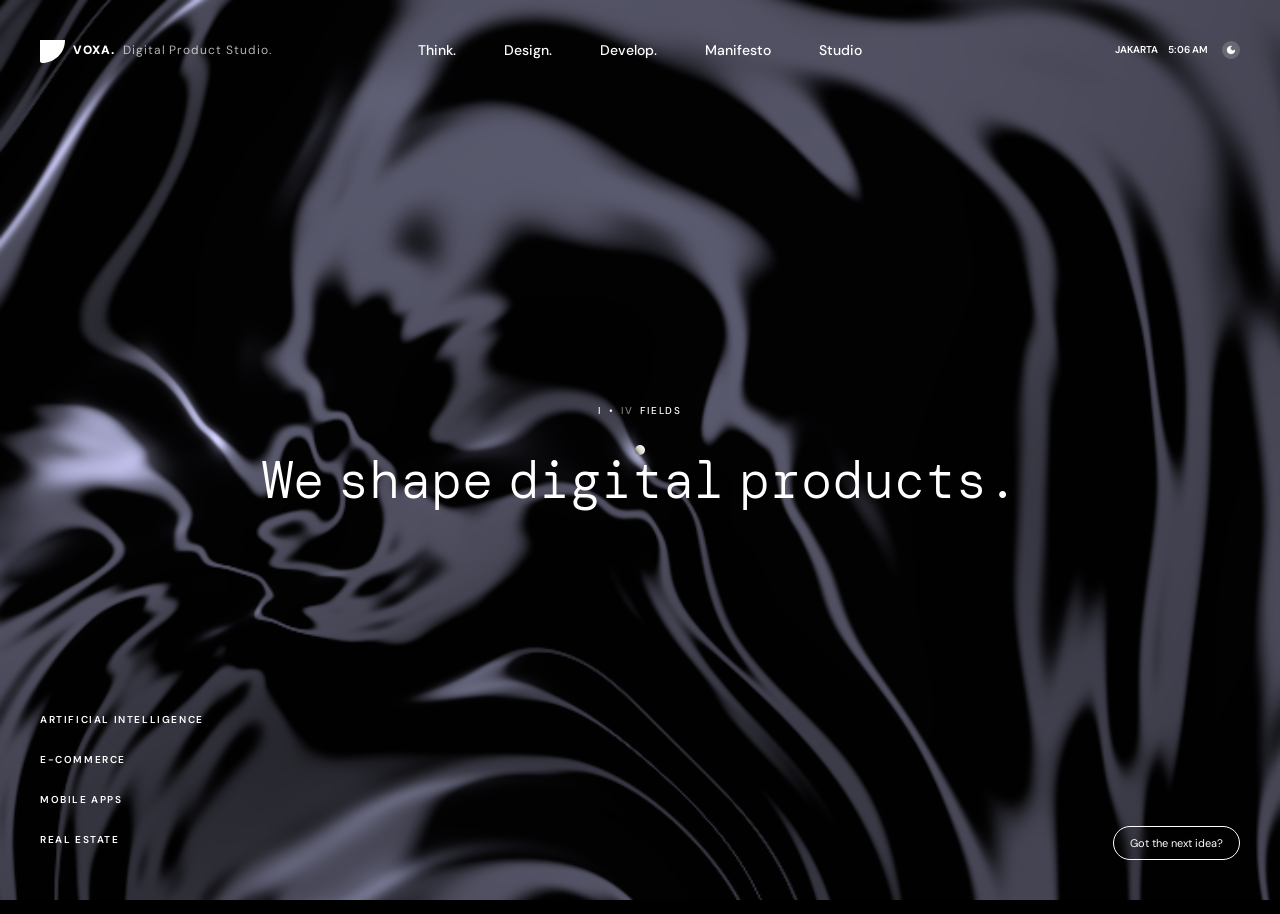
<file: index.html>
<!doctype html>
<html lang="en">
<head>
<meta charset="utf-8">
<meta name="viewport" content="width=device-width, initial-scale=1">
<title>VOXA. Digital Product Studio.</title>
<meta name="description" content="VOXA. is a digital product studio. We think, design and develop websites, apps and AI tools.">
<meta name="theme-color" content="#000000">
<link rel="icon" href="assets/favicon.svg" type="image/svg+xml">
<link rel="preconnect" href="https://fonts.googleapis.com">
<link rel="preconnect" href="https://fonts.gstatic.com" crossorigin>
<link rel="stylesheet" href="https://fonts.googleapis.com/css2?family=DM+Mono:wght@300;400;500&family=DM+Sans:opsz,wght@9..40,100..1000&display=swap">
<link rel="stylesheet" href="css/core.css">
<link rel="stylesheet" href="css/home.css">
</head>
<body class="home no-scroll" data-tint="[0.05,0.05,0.07]" data-hi="[0.62,0.62,0.72]" data-intro="1">
<canvas class="fluid" aria-hidden="true"></canvas>


<header class="header">
  <a href="index.html" class="brand" aria-label="VOXA. home"><svg class="brand__glyph" viewBox="0 0 25 25" fill="currentColor"><path d="M0 2h25C25 15.8 13.8 25 2 25 1 25 0 24 0 23z"/></svg><span class="brand__name">VOXA.</span><span class="brand__tag">Digital Product Studio.</span></a>
  <nav class="nav" aria-label="Main"><a href="pillars/think.html"><svg class="nav__ring" viewBox="0 0 50 50"><circle cx="25" cy="25" r="24"/></svg><span>Think.</span></a><a href="pillars/design.html"><svg class="nav__ring" viewBox="0 0 50 50"><circle cx="25" cy="25" r="24"/></svg><span>Design.</span></a><a href="pillars/develop.html"><svg class="nav__ring" viewBox="0 0 50 50"><circle cx="25" cy="25" r="24"/></svg><span>Develop.</span></a><a href="manifesto.html"><svg class="nav__ring" viewBox="0 0 50 50"><circle cx="25" cy="25" r="24"/></svg><span>Manifesto</span></a><a href="studio.html"><svg class="nav__ring" viewBox="0 0 50 50"><circle cx="25" cy="25" r="24"/></svg><span>Studio</span></a></nav>
  <div class="hdr-right"><span>JAKARTA</span><span class="time" data-clock>--:--</span><button class="theme-btn" data-theme-toggle aria-label="Toggle fluid theme"><svg viewBox="0 0 24 24" fill="#fff" stroke="currentColor" stroke-width="2" stroke-linecap="round" stroke-linejoin="round"><path d="M12 3a6 6 0 0 0 9 9 9 9 0 1 1-9-9Z"/></svg></button></div>
  <button class="burger" aria-label="Toggle menu" aria-expanded="false"><i></i><i></i><i></i></button>
</header>
<nav class="mmenu" aria-label="Mobile"><a href="pillars/think.html">Think.</a><a href="pillars/design.html">Design.</a><a href="pillars/develop.html">Develop.</a><a href="manifesto.html">Manifesto</a><a href="studio.html">Studio</a>
  <div class="hdr-right"><span>JAKARTA</span><span class="time" data-clock>--:--</span><button class="theme-btn" data-theme-toggle aria-label="Toggle fluid theme"><svg viewBox="0 0 24 24" fill="#fff" stroke="currentColor" stroke-width="2" stroke-linecap="round" stroke-linejoin="round"><path d="M12 3a6 6 0 0 0 9 9 9 9 0 1 1-9-9Z"/></svg></button></div>
</nav>
<main class="page">
  <div class="hero">
    <p class="hero__label"><span>I</span><span>•</span><span class="dim">IV</span><span>FIELDS</span></p>
    <h1 class="hero__title is-pending" data-scramble data-manual>We shape digital products.</h1>
  </div>

  
  <div class="ipanel ipanel--a" data-ind="artificial-intelligence" aria-hidden="true">
    <h2 class="ipanel__title">Artificial Intelligence</h2>
    <div class="ipanel__img"><img src="assets/img/ai-2.jpg" alt=""></div>
    <p class="ipanel__kw">Automation, Insight, Privacy</p>
    <p class="ipanel__txt">We design AI systems that read your data, take the repetitive decisions off your desk and keep a human in charge of the ones that matter.</p>
  </div>
  <div class="ipanel ipanel--b" data-ind="e-commerce" aria-hidden="true">
    <h2 class="ipanel__title">E-Commerce</h2>
    <div class="ipanel__img"><img src="assets/img/commerce-2.jpg" alt=""></div>
    <p class="ipanel__kw">Composable, Revenue, Speed</p>
    <p class="ipanel__txt">Storefronts built on composable commerce: fast on every device, easy for marketing to change and ready for the busiest night of the year.</p>
  </div>
  <div class="ipanel ipanel--c" data-ind="mobile-apps" aria-hidden="true">
    <h2 class="ipanel__title">Mobile Apps</h2>
    <div class="ipanel__img"><img src="assets/img/mobile.jpg" alt=""></div>
    <p class="ipanel__kw">Retention, Craft, Scale</p>
    <p class="ipanel__txt">iOS and Android products designed around daily habits and engineered to stay quick as your audience grows.</p>
  </div>
  <div class="ipanel ipanel--d" data-ind="real-estate" aria-hidden="true">
    <h2 class="ipanel__title">Real Estate</h2>
    <div class="ipanel__img"><img src="assets/img/realestate-2.jpg" alt=""></div>
    <p class="ipanel__kw">Data, Valuation, Workflow</p>
    <p class="ipanel__txt">Digital tools that turn listings, prices and building records into clear decisions for agents, investors and owners.</p>
  </div>

  <nav class="ind-list" aria-label="Industries">
    <a href="industries/artificial-intelligence.html" data-ind="artificial-intelligence"><span class="circ "><svg viewBox="0 0 24 24" fill="none" stroke="currentColor" stroke-width="1.6" stroke-linecap="round" stroke-linejoin="round"><path d="M5 12h14M13 6l6 6-6 6"/></svg></span><span class="lbl-name">Artificial Intelligence</span><span class="lbl-view">View industry</span></a>
    <a href="industries/e-commerce.html" data-ind="e-commerce"><span class="circ "><svg viewBox="0 0 24 24" fill="none" stroke="currentColor" stroke-width="1.6" stroke-linecap="round" stroke-linejoin="round"><path d="M5 12h14M13 6l6 6-6 6"/></svg></span><span class="lbl-name">E-Commerce</span><span class="lbl-view">View industry</span></a>
    <a href="industries/mobile-apps.html" data-ind="mobile-apps"><span class="circ "><svg viewBox="0 0 24 24" fill="none" stroke="currentColor" stroke-width="1.6" stroke-linecap="round" stroke-linejoin="round"><path d="M5 12h14M13 6l6 6-6 6"/></svg></span><span class="lbl-name">Mobile Apps</span><span class="lbl-view">View industry</span></a>
    <a href="industries/real-estate.html" data-ind="real-estate"><span class="circ "><svg viewBox="0 0 24 24" fill="none" stroke="currentColor" stroke-width="1.6" stroke-linecap="round" stroke-linejoin="round"><path d="M5 12h14M13 6l6 6-6 6"/></svg></span><span class="lbl-name">Real Estate</span><span class="lbl-view">View industry</span></a>
  </nav>
  <a href="contact.html" class="cta-pill">Got the next idea?</a>

  <div class="m-grid"><a href="industries/artificial-intelligence.html">Artificial Intelligence</a><a href="industries/e-commerce.html">E-Commerce</a><a href="industries/mobile-apps.html">Mobile Apps</a><a href="industries/real-estate.html">Real Estate</a></div>
  <div class="m-bar">
    <button class="m-pill" aria-expanded="false"><span>Show Industries</span><svg viewBox="0 0 24 24" fill="none" stroke="currentColor" stroke-width="1.8" stroke-linecap="round" stroke-linejoin="round"><path d="m18 15-6-6-6 6"/></svg></button>
    <a href="contact.html" class="m-help" aria-label="Contact us"><svg viewBox="0 0 24 24" fill="none" stroke="currentColor" stroke-width="1.6" stroke-linecap="round" stroke-linejoin="round"><path d="M3 14h3a2 2 0 0 1 2 2v3a2 2 0 0 1-2 2H5a2 2 0 0 1-2-2v-7a9 9 0 0 1 18 0v7a2 2 0 0 1-2 2h-1a2 2 0 0 1-2-2v-3a2 2 0 0 1 2-2h3"/></svg></a>
  </div>
</main>
<script src="js/fluid.js"></script>
<script src="js/core.js"></script>
<script src="js/home.js"></script>
</body>
</html>
</file>
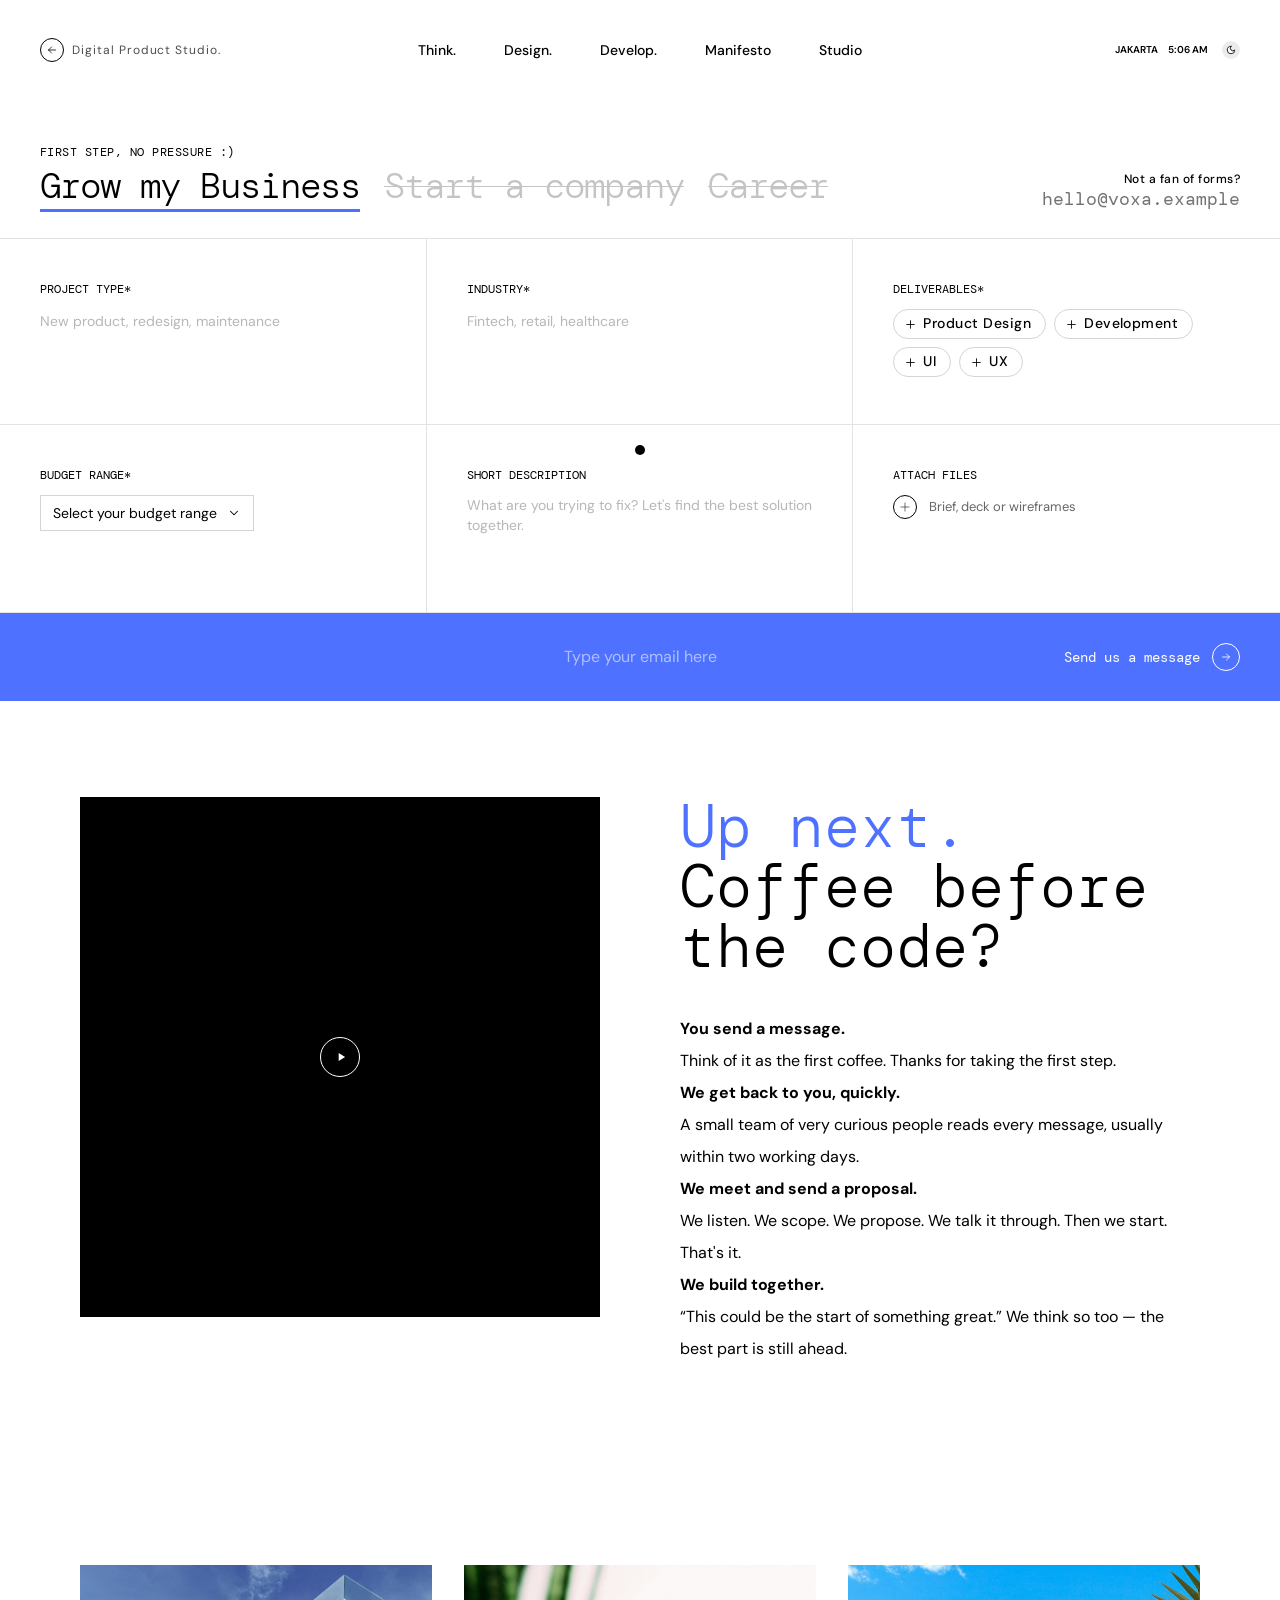
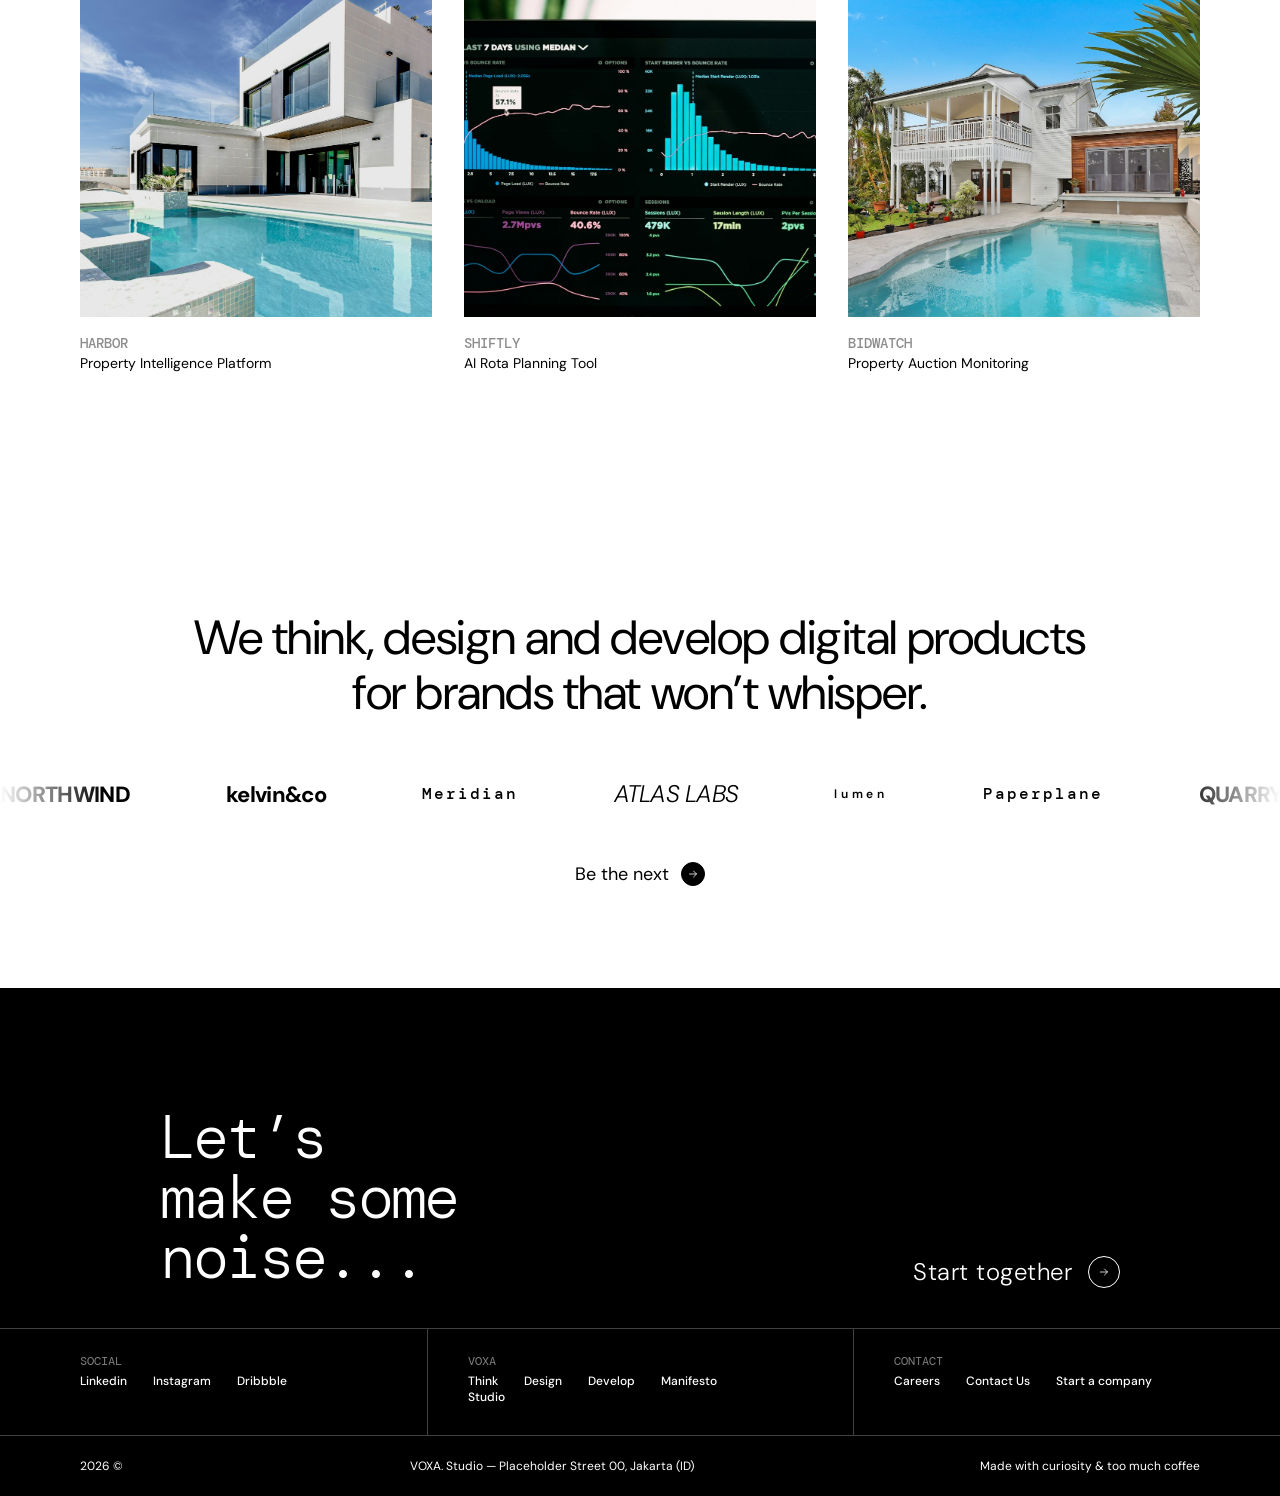
<file: contact.html>
<!doctype html>
<html lang="en">
<head>
<meta charset="utf-8">
<meta name="viewport" content="width=device-width, initial-scale=1">
<title>Contact us | VOXA</title>
<meta name="description" content="Tell VOXA. about your product, your company idea or yourself. A real person replies.">
<meta name="theme-color" content="#000000">
<link rel="icon" href="assets/favicon.svg" type="image/svg+xml">
<link rel="preconnect" href="https://fonts.googleapis.com">
<link rel="preconnect" href="https://fonts.gstatic.com" crossorigin>
<link rel="stylesheet" href="https://fonts.googleapis.com/css2?family=DM+Mono:wght@300;400;500&family=DM+Sans:opsz,wght@9..40,100..1000&display=swap">
<link rel="stylesheet" href="css/core.css">
<link rel="stylesheet" href="css/contact.css">
<link rel="stylesheet" href="css/studio.css">
</head>
<body class="contact">



<header class="header on-light">
  <a href="index.html" class="brand" aria-label="VOXA. home"><span class="brand__back"><svg viewBox="0 0 24 24" fill="none" stroke="currentColor" stroke-width="1.6" stroke-linecap="round" stroke-linejoin="round"><path d="M19 12H5M11 18l-6-6 6-6"/></svg></span><span class="brand__tag">Digital Product Studio.</span></a>
  <nav class="nav" aria-label="Main"><a href="pillars/think.html"><svg class="nav__ring" viewBox="0 0 50 50"><circle cx="25" cy="25" r="24"/></svg><span>Think.</span></a><a href="pillars/design.html"><svg class="nav__ring" viewBox="0 0 50 50"><circle cx="25" cy="25" r="24"/></svg><span>Design.</span></a><a href="pillars/develop.html"><svg class="nav__ring" viewBox="0 0 50 50"><circle cx="25" cy="25" r="24"/></svg><span>Develop.</span></a><a href="manifesto.html"><svg class="nav__ring" viewBox="0 0 50 50"><circle cx="25" cy="25" r="24"/></svg><span>Manifesto</span></a><a href="studio.html"><svg class="nav__ring" viewBox="0 0 50 50"><circle cx="25" cy="25" r="24"/></svg><span>Studio</span></a></nav>
  <div class="hdr-right"><span>JAKARTA</span><span class="time" data-clock>--:--</span><button class="theme-btn" data-theme-toggle aria-label="Toggle fluid theme"><svg viewBox="0 0 24 24" fill="#fff" stroke="currentColor" stroke-width="2" stroke-linecap="round" stroke-linejoin="round"><path d="M12 3a6 6 0 0 0 9 9 9 9 0 1 1-9-9Z"/></svg></button></div>
  <button class="burger" aria-label="Toggle menu" aria-expanded="false"><i></i><i></i><i></i></button>
</header>
<nav class="mmenu" aria-label="Mobile"><a href="pillars/think.html">Think.</a><a href="pillars/design.html">Design.</a><a href="pillars/develop.html">Develop.</a><a href="manifesto.html">Manifesto</a><a href="studio.html">Studio</a>
  <div class="hdr-right"><span>JAKARTA</span><span class="time" data-clock>--:--</span><button class="theme-btn" data-theme-toggle aria-label="Toggle fluid theme"><svg viewBox="0 0 24 24" fill="#fff" stroke="currentColor" stroke-width="2" stroke-linecap="round" stroke-linejoin="round"><path d="M12 3a6 6 0 0 0 9 9 9 9 0 1 1-9-9Z"/></svg></button></div>
</nav>
<main class="page">
  <section class="c-top">
    <div>
      <p class="kick">First step, no pressure :)</p>
      <div class="c-tabs" role="tablist"><button class="c-tab is-on" role="tab" data-tab="business">Grow my Business</button><button class="c-tab" role="tab" data-tab="startup">Start a company</button><button class="c-tab" role="tab" data-tab="career">Career</button></div>
    </div>
    <div class="c-hate"><p>Not a fan of forms?</p><a href="mailto:hello@voxa.example">hello@voxa.example</a></div>
  </section>

  <form class="c-form" novalidate>
    <div class="c-grid" data-pane="business"><div class="c-cell" data-required="text"><label for="fbusiness0">Project type*</label><input type="text" id="fbusiness0" name="project_type" placeholder="New product, redesign, maintenance" autocomplete="off"></div><div class="c-cell" data-required="text"><label for="fbusiness1">Industry*</label><input type="text" id="fbusiness1" name="industry" placeholder="Fintech, retail, healthcare" autocomplete="off"></div><div class="c-cell" data-required="chips"><span class="lbl">Deliverables*</span><div class="chips"><button type="button" class="chip" data-v="Product Design"><svg viewBox="0 0 24 24" fill="none" stroke="currentColor" stroke-width="1.6" stroke-linecap="round"><path d="M12 5v14M5 12h14"/></svg>Product Design</button><button type="button" class="chip" data-v="Development"><svg viewBox="0 0 24 24" fill="none" stroke="currentColor" stroke-width="1.6" stroke-linecap="round"><path d="M12 5v14M5 12h14"/></svg>Development</button><button type="button" class="chip" data-v="UI"><svg viewBox="0 0 24 24" fill="none" stroke="currentColor" stroke-width="1.6" stroke-linecap="round"><path d="M12 5v14M5 12h14"/></svg>UI</button><button type="button" class="chip" data-v="UX"><svg viewBox="0 0 24 24" fill="none" stroke="currentColor" stroke-width="1.6" stroke-linecap="round"><path d="M12 5v14M5 12h14"/></svg>UX</button></div></div><div class="c-cell" data-required="dd"><span class="lbl">Budget range*</span><div class="dd"><button type="button" class="dd__btn"><span>Select your budget range</span><svg viewBox="0 0 24 24" fill="none" stroke="currentColor" stroke-width="1.8" stroke-linecap="round" stroke-linejoin="round"><path d="m6 9 6 6 6-6"/></svg></button><div class="dd__list"><button type="button">$10k – $20k</button><button type="button">$20k – $30k</button><button type="button">$30k – $40k</button><button type="button">$40k – $60k</button><button type="button">$60k +</button></div></div></div><div class="c-cell"><label for="fbusiness4">Short description</label><textarea id="fbusiness4" name="short_description" placeholder="What are you trying to fix? Let's find the best solution together."></textarea></div><div class="c-cell"><span class="lbl">Attach files</span><label class="attach"><span class="attach__btn"><svg viewBox="0 0 24 24" fill="none" stroke="currentColor" stroke-width="1.6" stroke-linecap="round"><path d="M12 5v14M5 12h14"/></svg></span><span class="attach__txt">Brief, deck or wireframes</span><input type="file" accept=".pdf,.doc,.docx,.png,.jpg,.key,.ppt,.pptx"></label></div></div><div class="c-grid" data-pane="startup" hidden><div class="c-cell" data-required="text"><label for="fstartup0">Your idea*</label><input type="text" id="fstartup0" name="your_idea" placeholder="One sentence is enough to start" autocomplete="off"></div><div class="c-cell" data-required="text"><label for="fstartup1">Industry*</label><input type="text" id="fstartup1" name="industry" placeholder="Where you know the market best" autocomplete="off"></div><div class="c-cell" data-required="chips"><span class="lbl">What you need*</span><div class="chips"><button type="button" class="chip" data-v="Branding"><svg viewBox="0 0 24 24" fill="none" stroke="currentColor" stroke-width="1.6" stroke-linecap="round"><path d="M12 5v14M5 12h14"/></svg>Branding</button><button type="button" class="chip" data-v="Product"><svg viewBox="0 0 24 24" fill="none" stroke="currentColor" stroke-width="1.6" stroke-linecap="round"><path d="M12 5v14M5 12h14"/></svg>Product</button><button type="button" class="chip" data-v="Development"><svg viewBox="0 0 24 24" fill="none" stroke="currentColor" stroke-width="1.6" stroke-linecap="round"><path d="M12 5v14M5 12h14"/></svg>Development</button><button type="button" class="chip" data-v="Go-to-market"><svg viewBox="0 0 24 24" fill="none" stroke="currentColor" stroke-width="1.6" stroke-linecap="round"><path d="M12 5v14M5 12h14"/></svg>Go-to-market</button></div></div><div class="c-cell" data-required="dd"><span class="lbl">Stage*</span><div class="dd"><button type="button" class="dd__btn"><span>Where are you today?</span><svg viewBox="0 0 24 24" fill="none" stroke="currentColor" stroke-width="1.8" stroke-linecap="round" stroke-linejoin="round"><path d="m6 9 6 6 6-6"/></svg></button><div class="dd__list"><button type="button">Just an idea</button><button type="button">Validated</button><button type="button">Prototype</button><button type="button">Live product</button><button type="button">Scaling</button></div></div></div><div class="c-cell"><label for="fstartup4">Short description</label><textarea id="fstartup4" name="short_description" placeholder="Tell us about you, the problem and why now."></textarea></div><div class="c-cell"><span class="lbl">Attach files</span><label class="attach"><span class="attach__btn"><svg viewBox="0 0 24 24" fill="none" stroke="currentColor" stroke-width="1.6" stroke-linecap="round"><path d="M12 5v14M5 12h14"/></svg></span><span class="attach__txt">Pitch deck or one-pager</span><input type="file" accept=".pdf,.doc,.docx,.png,.jpg,.key,.ppt,.pptx"></label></div></div><div class="c-grid" data-pane="career" hidden><div class="c-cell" data-required="text"><label for="fcareer0">Your full name*</label><input type="text" id="fcareer0" name="your_full_name" placeholder="Jane Doe" autocomplete="off"></div><div class="c-cell" data-required="text"><label for="fcareer1">Country*</label><input type="text" id="fcareer1" name="country" placeholder="Indonesia" autocomplete="off"></div><div class="c-cell" data-required="chips"><span class="lbl">Skills*</span><div class="chips"><button type="button" class="chip" data-v="Design"><svg viewBox="0 0 24 24" fill="none" stroke="currentColor" stroke-width="1.6" stroke-linecap="round"><path d="M12 5v14M5 12h14"/></svg>Design</button><button type="button" class="chip" data-v="Development"><svg viewBox="0 0 24 24" fill="none" stroke="currentColor" stroke-width="1.6" stroke-linecap="round"><path d="M12 5v14M5 12h14"/></svg>Development</button><button type="button" class="chip" data-v="UI"><svg viewBox="0 0 24 24" fill="none" stroke="currentColor" stroke-width="1.6" stroke-linecap="round"><path d="M12 5v14M5 12h14"/></svg>UI</button><button type="button" class="chip" data-v="UX"><svg viewBox="0 0 24 24" fill="none" stroke="currentColor" stroke-width="1.6" stroke-linecap="round"><path d="M12 5v14M5 12h14"/></svg>UX</button></div></div><div class="c-cell" data-required="dd"><span class="lbl">Position*</span><div class="dd"><button type="button" class="dd__btn"><span>Select the role you are applying for</span><svg viewBox="0 0 24 24" fill="none" stroke="currentColor" stroke-width="1.8" stroke-linecap="round" stroke-linejoin="round"><path d="m6 9 6 6 6-6"/></svg></button><div class="dd__list"><button type="button">Product Designer</button><button type="button">Frontend Engineer</button><button type="button">Backend Engineer</button><button type="button">Mobile Engineer</button><button type="button">Project Manager</button><button type="button">Open application</button></div></div></div><div class="c-cell"><label for="fcareer4">Short description</label><textarea id="fcareer4" name="short_description" placeholder="Tell us who you are and what you love to build."></textarea></div><div class="c-cell"><span class="lbl">Attach CV</span><label class="attach"><span class="attach__btn"><svg viewBox="0 0 24 24" fill="none" stroke="currentColor" stroke-width="1.6" stroke-linecap="round"><path d="M12 5v14M5 12h14"/></svg></span><span class="attach__txt">PDF, max 10MB</span><input type="file" accept=".pdf,.doc,.docx,.png,.jpg,.key,.ppt,.pptx"></label></div></div>
    <div class="c-bar">
      <label class="sr" for="cmail">Email</label>
      <input id="cmail" type="email" placeholder="Type your email here" autocomplete="email">
      <button class="c-send" type="submit">Send us a message <span class="circ "><svg viewBox="0 0 24 24" fill="none" stroke="currentColor" stroke-width="1.6" stroke-linecap="round" stroke-linejoin="round"><path d="M5 12h14M13 6l6 6-6 6"/></svg></span></button>
      <div class="c-ok" role="status">Thanks — this demo form doesn't send anything yet. Connect it to your backend.</div>
    </div>
  </form>

  <section class="wrap"><div class="inner c-next">
    
<div class="video" data-video>
  <video playsinline preload="none" poster="" aria-label=""><!-- add <source src="assets/video/studio.mp4" type="video/mp4"> --></video>
  <button class="video__play" aria-label="Play video"><svg viewBox="0 0 24 24" fill="currentColor"><path d="M8 5v14l11-7z"/></svg></button>
  
</div>
    <div>
      <h2><span>Up next.</span>Coffee before the code?</h2>
      <dl>
        <dt>You send a message.</dt><dd>Think of it as the first coffee. Thanks for taking the first step.</dd>
        <dt>We get back to you, quickly.</dt><dd>A small team of very curious people reads every message, usually within two working days.</dd>
        <dt>We meet and send a proposal.</dt><dd>We listen. We scope. We propose. We talk it through. Then we start. That's it.</dd>
        <dt>We build together.</dt><dd>“This could be the start of something great.” We think so too — the best part is still ahead.</dd>
      </dl>
    </div>
  </div></section>

  <section class="wrap">
<div class="inner">
  
  <div class="cases">
    <a href="contact.html" class="case" data-reveal><div class="case__img"><img src="assets/img/house-2.jpg" alt="Harbor" loading="lazy"></div><p class="case__name">Harbor</p><p class="case__sub">Property Intelligence Platform</p><span class="circ "><svg viewBox="0 0 24 24" fill="none" stroke="currentColor" stroke-width="1.6" stroke-linecap="round" stroke-linejoin="round"><path d="M5 12h14M13 6l6 6-6 6"/></svg></span></a><a href="contact.html" class="case" data-reveal><div class="case__img"><img src="assets/img/dashboard.jpg" alt="Shiftly" loading="lazy"></div><p class="case__name">Shiftly</p><p class="case__sub">AI Rota Planning Tool</p><span class="circ "><svg viewBox="0 0 24 24" fill="none" stroke="currentColor" stroke-width="1.6" stroke-linecap="round" stroke-linejoin="round"><path d="M5 12h14M13 6l6 6-6 6"/></svg></span></a><a href="contact.html" class="case" data-reveal><div class="case__img"><img src="assets/img/house-3.jpg" alt="Bidwatch" loading="lazy"></div><p class="case__name">Bidwatch</p><p class="case__sub">Property Auction Monitoring</p><span class="circ "><svg viewBox="0 0 24 24" fill="none" stroke="currentColor" stroke-width="1.6" stroke-linecap="round" stroke-linejoin="round"><path d="M5 12h14M13 6l6 6-6 6"/></svg></span></a>
  </div>
</div></section>
  
<section class="brands">
  <h3 data-reveal>We think, design and develop digital products for brands that won’t whisper.</h3>
  <div class="brands__row"><div class="brands__track"><span>NORTHWIND</span><span>kelvin&co</span><span>Meridian</span><span>ATLAS LABS</span><span>lumen</span><span>Paperplane</span><span>QUARRY</span><span>Halcyon</span><span>OPAL</span><span>brightside</span><span>Tandem</span><span>VERTEX</span></div></div>
  <a href="contact.html" class="alink">Be the next <span class="circ circ--fill"><svg viewBox="0 0 24 24" fill="none" stroke="currentColor" stroke-width="1.6" stroke-linecap="round" stroke-linejoin="round"><path d="M5 12h14M13 6l6 6-6 6"/></svg></span></a>
</section>
  
<footer class="footer footer--solid">
  <div class="footer__top">
    <p class="footer__claim">Let’s make some noise...</p>
    <a href="contact.html" class="footer__work">Start together <span class="circ "><svg viewBox="0 0 24 24" fill="none" stroke="currentColor" stroke-width="1.6" stroke-linecap="round" stroke-linejoin="round"><path d="M5 12h14M13 6l6 6-6 6"/></svg></span></a>
  </div>
  <div class="footer__cols">
    <div class="footer__col"><h6>Social</h6><div><a href="#">Linkedin</a><a href="#">Instagram</a><a href="#">Dribbble</a></div></div>
    <div class="footer__col"><h6>VOXA</h6><div><a href="pillars/think.html">Think</a><a href="pillars/design.html">Design</a><a href="pillars/develop.html">Develop</a><a href="manifesto.html">Manifesto</a><a href="studio.html">Studio</a></div></div>
    <div class="footer__col"><h6>Contact</h6><div><a href="contact.html?c=career">Careers</a><a href="contact.html">Contact Us</a><a href="contact.html?c=startup">Start a company</a></div></div>
  </div>
  <div class="footer__bar"><span><span data-year></span> ©</span><span>VOXA. Studio — Placeholder Street 00, Jakarta (ID)</span><span>Made with curiosity &amp; too much coffee</span></div>
</footer>
</main>
<script src="js/fluid.js"></script>
<script src="js/core.js"></script>
<script src="js/studio.js"></script>
<script src="js/contact.js"></script>
</body>
</html>
</file>
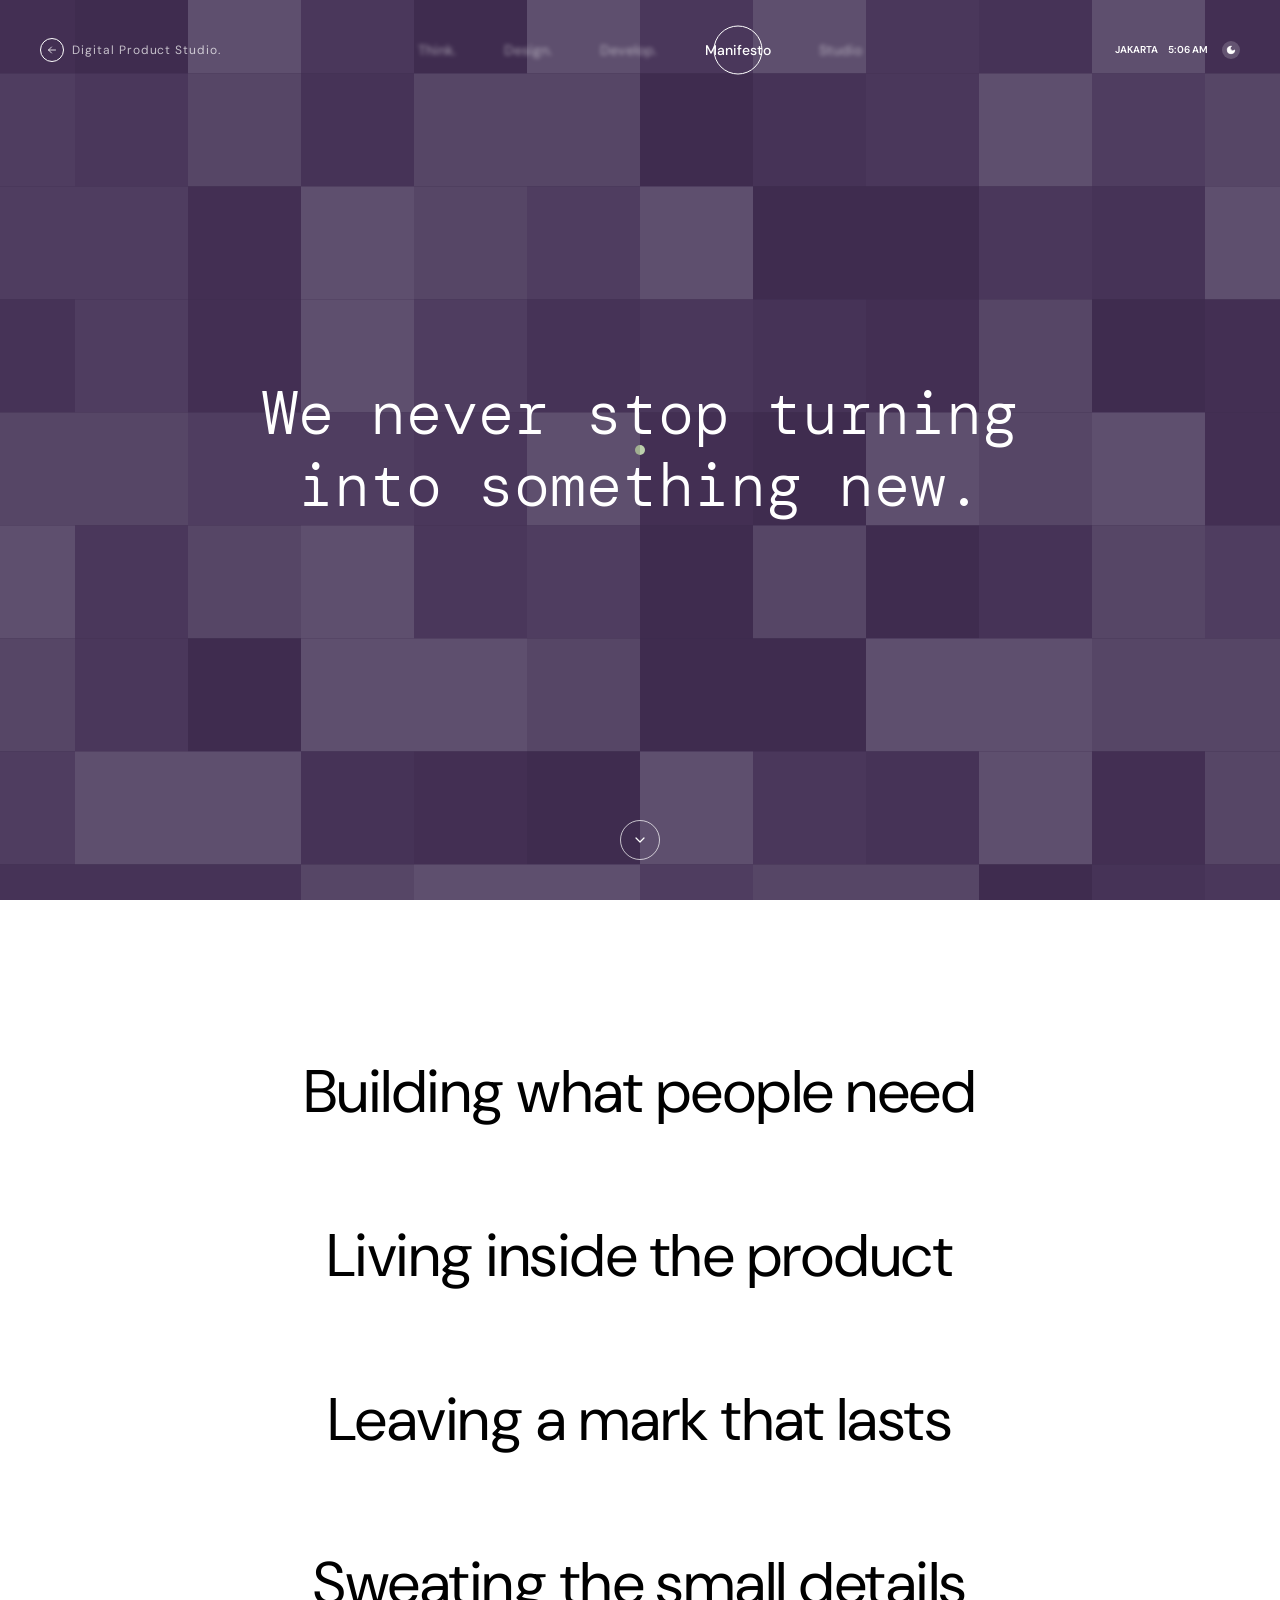
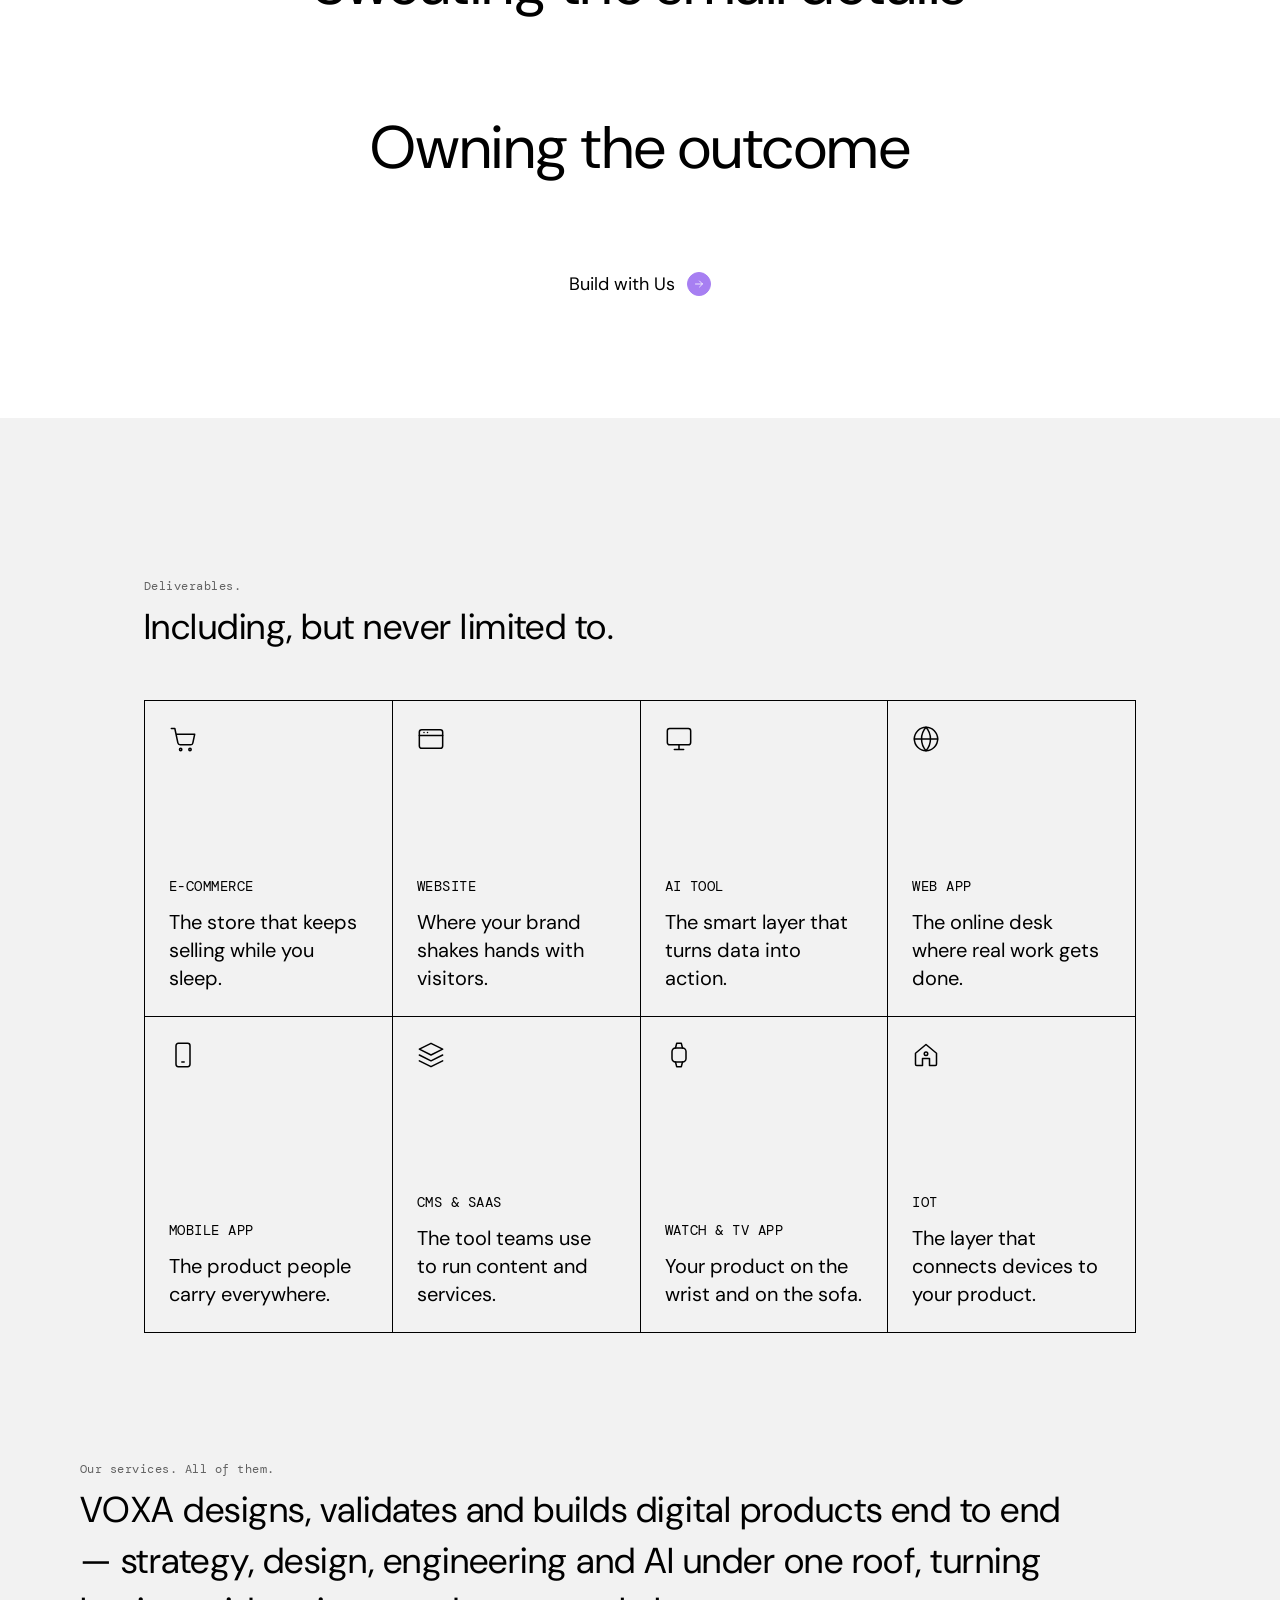
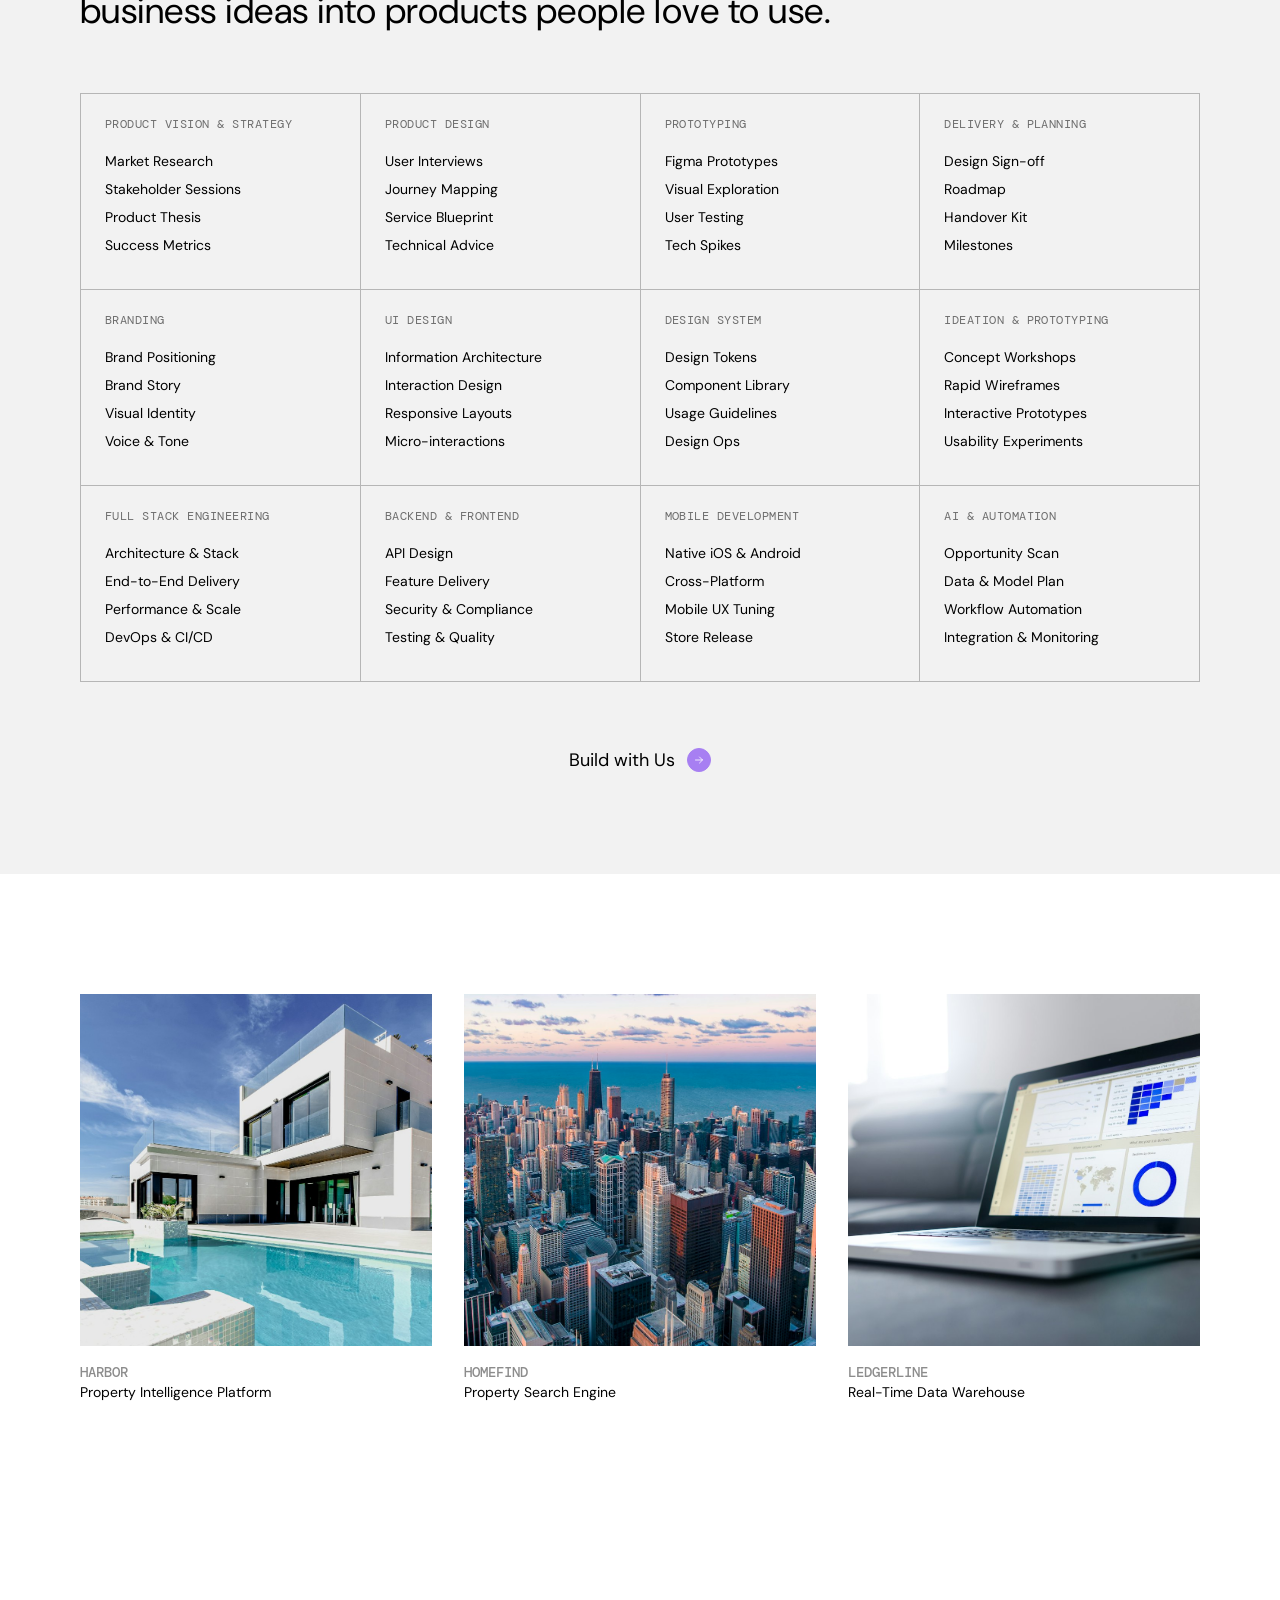
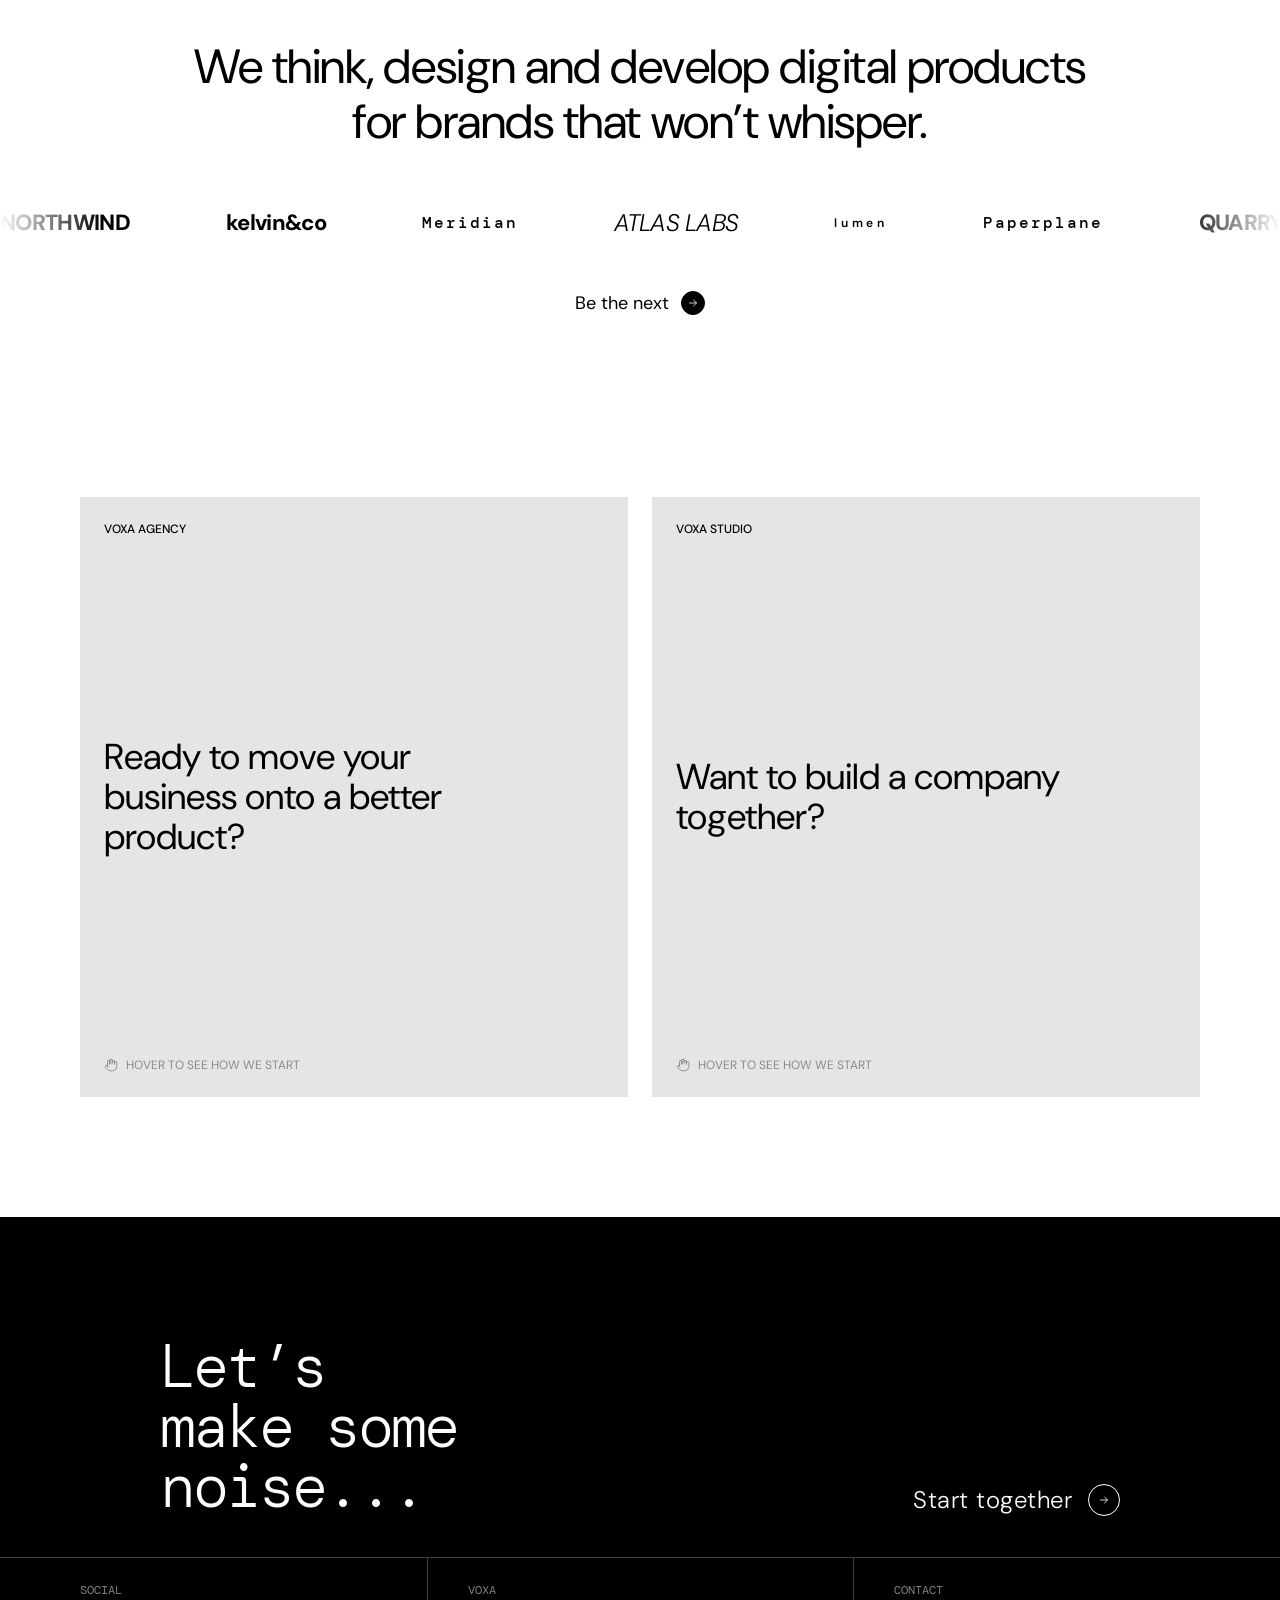
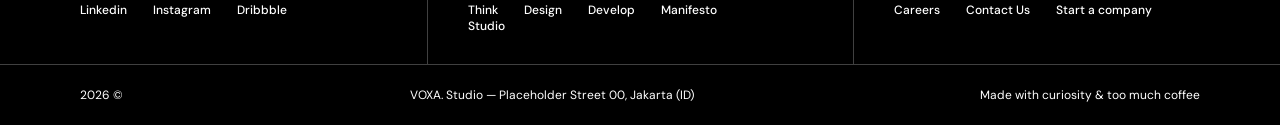
<file: manifesto.html>
<!doctype html>
<html lang="en">
<head>
<meta charset="utf-8">
<meta name="viewport" content="width=device-width, initial-scale=1">
<title>Manifesto | VOXA</title>
<meta name="description" content="What VOXA. believes about building digital products — and everything we deliver.">
<meta name="theme-color" content="#000000">
<link rel="icon" href="assets/favicon.svg" type="image/svg+xml">
<link rel="preconnect" href="https://fonts.googleapis.com">
<link rel="preconnect" href="https://fonts.gstatic.com" crossorigin>
<link rel="stylesheet" href="https://fonts.googleapis.com/css2?family=DM+Mono:wght@300;400;500&family=DM+Sans:opsz,wght@9..40,100..1000&display=swap">
<link rel="stylesheet" href="css/core.css">
<link rel="stylesheet" href="css/manifesto.css">
</head>
<body class="manifesto">



<header class="header">
  <a href="index.html" class="brand" aria-label="VOXA. home"><span class="brand__back"><svg viewBox="0 0 24 24" fill="none" stroke="currentColor" stroke-width="1.6" stroke-linecap="round" stroke-linejoin="round"><path d="M19 12H5M11 18l-6-6 6-6"/></svg></span><span class="brand__tag">Digital Product Studio.</span></a>
  <nav class="nav has-active" aria-label="Main"><a href="pillars/think.html"><svg class="nav__ring" viewBox="0 0 50 50"><circle cx="25" cy="25" r="24"/></svg><span>Think.</span></a><a href="pillars/design.html"><svg class="nav__ring" viewBox="0 0 50 50"><circle cx="25" cy="25" r="24"/></svg><span>Design.</span></a><a href="pillars/develop.html"><svg class="nav__ring" viewBox="0 0 50 50"><circle cx="25" cy="25" r="24"/></svg><span>Develop.</span></a><a href="manifesto.html" class="is-active" aria-current="page"><svg class="nav__ring" viewBox="0 0 50 50"><circle cx="25" cy="25" r="24"/></svg><span>Manifesto</span></a><a href="studio.html"><svg class="nav__ring" viewBox="0 0 50 50"><circle cx="25" cy="25" r="24"/></svg><span>Studio</span></a></nav>
  <div class="hdr-right"><span>JAKARTA</span><span class="time" data-clock>--:--</span><button class="theme-btn" data-theme-toggle aria-label="Toggle fluid theme"><svg viewBox="0 0 24 24" fill="#fff" stroke="currentColor" stroke-width="2" stroke-linecap="round" stroke-linejoin="round"><path d="M12 3a6 6 0 0 0 9 9 9 9 0 1 1-9-9Z"/></svg></button></div>
  <button class="burger" aria-label="Toggle menu" aria-expanded="false"><i></i><i></i><i></i></button>
</header>
<nav class="mmenu" aria-label="Mobile"><a href="pillars/think.html">Think.</a><a href="pillars/design.html">Design.</a><a href="pillars/develop.html">Develop.</a><a href="manifesto.html">Manifesto</a><a href="studio.html">Studio</a>
  <div class="hdr-right"><span>JAKARTA</span><span class="time" data-clock>--:--</span><button class="theme-btn" data-theme-toggle aria-label="Toggle fluid theme"><svg viewBox="0 0 24 24" fill="#fff" stroke="currentColor" stroke-width="2" stroke-linecap="round" stroke-linejoin="round"><path d="M12 3a6 6 0 0 0 9 9 9 9 0 1 1-9-9Z"/></svg></button></div>
</nav>
<main class="page">
  <section class="m-hero">
    <canvas aria-hidden="true"></canvas>
    <h1 data-scramble>We never stop turning into something new.</h1>
    <a href="#lines" class="m-hero__down" aria-label="Scroll down"><svg viewBox="0 0 24 24" fill="none" stroke="currentColor" stroke-width="1.8" stroke-linecap="round" stroke-linejoin="round"><path d="m6 9 6 6 6-6"/></svg></a>
  </section>

  <div class="light">
    <section class="m-lines" id="lines">
      <span class="m-float" data-k="f1" style="left:6%;top:150px;width:160px;height:120px"><img src="assets/img/phone.jpg" alt="" loading="lazy"></span><span class="m-float" data-k="f2" style="left:58%;top:40px;width:230px;height:170px"><img src="assets/img/realestate-2.jpg" alt="" loading="lazy"></span><span class="m-float" data-k="f3" style="left:10%;top:300px;width:200px;height:150px"><img src="assets/img/mobile-2.jpg" alt="" loading="lazy"></span><span class="m-float" data-k="f4" style="left:70%;top:260px;width:170px;height:210px"><img src="assets/img/gradient-2.jpg" alt="" loading="lazy"></span><span class="m-float" data-k="f5" style="left:66%;top:420px;width:240px;height:160px"><img src="assets/img/circuit.jpg" alt="" loading="lazy"></span><span class="m-float" data-k="f6" style="left:8%;top:520px;width:170px;height:130px"><img src="assets/img/code.jpg" alt="" loading="lazy"></span><span class="m-float" data-k="f7" style="left:72%;top:600px;width:200px;height:150px"><img src="assets/img/sketch.jpg" alt="" loading="lazy"></span><span class="m-float" data-k="f8" style="left:12%;top:700px;width:210px;height:150px"><img src="assets/img/ux.jpg" alt="" loading="lazy"></span><span class="m-float" data-k="f9" style="left:64%;top:760px;width:230px;height:160px"><img src="assets/img/team.jpg" alt="" loading="lazy"></span><span class="m-float" data-k="f10" style="left:14%;top:840px;width:180px;height:140px"><img src="assets/img/office-2.jpg" alt="" loading="lazy"></span>
      <ol><li><a href="pillars/think.html" class="m-line" data-imgs="f1,f2"><span class="m-line__txt">Building what people need</span><span class="m-line__go">Discover Think Process <svg viewBox="0 0 24 24" fill="none" stroke="currentColor" stroke-width="1.6" stroke-linecap="round" stroke-linejoin="round"><path d="M5 12h14M13 6l6 6-6 6"/></svg></span></a></li><li><a href="pillars/design.html" class="m-line" data-imgs="f3,f4"><span class="m-line__txt">Living inside the product</span><span class="m-line__go">Discover Design Process <svg viewBox="0 0 24 24" fill="none" stroke="currentColor" stroke-width="1.6" stroke-linecap="round" stroke-linejoin="round"><path d="M5 12h14M13 6l6 6-6 6"/></svg></span></a></li><li><a href="pillars/develop.html" class="m-line" data-imgs="f5,f6"><span class="m-line__txt">Leaving a mark that lasts</span><span class="m-line__go">Discover Develop Process <svg viewBox="0 0 24 24" fill="none" stroke="currentColor" stroke-width="1.6" stroke-linecap="round" stroke-linejoin="round"><path d="M5 12h14M13 6l6 6-6 6"/></svg></span></a></li><li><a href="pillars/design.html" class="m-line" data-imgs="f7,f8"><span class="m-line__txt">Sweating the small details</span><span class="m-line__go">Discover Design Process <svg viewBox="0 0 24 24" fill="none" stroke="currentColor" stroke-width="1.6" stroke-linecap="round" stroke-linejoin="round"><path d="M5 12h14M13 6l6 6-6 6"/></svg></span></a></li><li><a href="studio.html" class="m-line" data-imgs="f9,f10"><span class="m-line__txt">Owning the outcome</span><span class="m-line__go">Discover Studio Process <svg viewBox="0 0 24 24" fill="none" stroke="currentColor" stroke-width="1.6" stroke-linecap="round" stroke-linejoin="round"><path d="M5 12h14M13 6l6 6-6 6"/></svg></span></a></li></ol>
      <a href="contact.html" class="alink">Build with Us <span class="circ circ--purple"><svg viewBox="0 0 24 24" fill="none" stroke="currentColor" stroke-width="1.6" stroke-linecap="round" stroke-linejoin="round"><path d="M5 12h14M13 6l6 6-6 6"/></svg></span></a>
    </section>
  </div>

  <div class="grey">
    <section class="m-deliv wrap"><div class="inner">
      <p class="kick">Deliverables.</p>
      <h2 class="h36">Including, but never limited to.</h2>
      <div class="dgrid">
        <a href="contact.html" class="dcell"><span class="dcell__ico"><svg viewBox="0 0 24 24" stroke-linecap="round" stroke-linejoin="round"><path d="M2 3h3l2.6 12.4a2 2 0 0 0 2 1.6h8.8a2 2 0 0 0 2-1.5L22 8H6"/><circle cx="10" cy="21" r="1"/><circle cx="18" cy="21" r="1"/></svg></span><span class="circ "><svg viewBox="0 0 24 24" fill="none" stroke="currentColor" stroke-width="1.6" stroke-linecap="round" stroke-linejoin="round"><path d="M5 12h14M13 6l6 6-6 6"/></svg></span><p class="dcell__k">E-commerce</p><p>The store that keeps selling while you sleep.</p></a><a href="contact.html" class="dcell"><span class="dcell__ico"><svg viewBox="0 0 24 24" stroke-linecap="round" stroke-linejoin="round"><rect x="2" y="4" width="20" height="16" rx="2"/><path d="M2 9h20M6 6.5h.01M9 6.5h.01"/></svg></span><span class="circ "><svg viewBox="0 0 24 24" fill="none" stroke="currentColor" stroke-width="1.6" stroke-linecap="round" stroke-linejoin="round"><path d="M5 12h14M13 6l6 6-6 6"/></svg></span><p class="dcell__k">Website</p><p>Where your brand shakes hands with visitors.</p></a><a href="contact.html" class="dcell"><span class="dcell__ico"><svg viewBox="0 0 24 24" stroke-linecap="round" stroke-linejoin="round"><rect x="2" y="3" width="20" height="14" rx="2"/><path d="M8 21h8M12 17v4"/></svg></span><span class="circ "><svg viewBox="0 0 24 24" fill="none" stroke="currentColor" stroke-width="1.6" stroke-linecap="round" stroke-linejoin="round"><path d="M5 12h14M13 6l6 6-6 6"/></svg></span><p class="dcell__k">AI tool</p><p>The smart layer that turns data into action.</p></a><a href="contact.html" class="dcell"><span class="dcell__ico"><svg viewBox="0 0 24 24" stroke-linecap="round" stroke-linejoin="round"><circle cx="12" cy="12" r="10"/><path d="M2 12h20M12 2a15 15 0 0 1 0 20M12 2a15 15 0 0 0 0 20"/></svg></span><span class="circ "><svg viewBox="0 0 24 24" fill="none" stroke="currentColor" stroke-width="1.6" stroke-linecap="round" stroke-linejoin="round"><path d="M5 12h14M13 6l6 6-6 6"/></svg></span><p class="dcell__k">Web app</p><p>The online desk where real work gets done.</p></a><a href="contact.html" class="dcell"><span class="dcell__ico"><svg viewBox="0 0 24 24" stroke-linecap="round" stroke-linejoin="round"><rect x="6" y="2" width="12" height="20" rx="2"/><path d="M11 18h2"/></svg></span><span class="circ "><svg viewBox="0 0 24 24" fill="none" stroke="currentColor" stroke-width="1.6" stroke-linecap="round" stroke-linejoin="round"><path d="M5 12h14M13 6l6 6-6 6"/></svg></span><p class="dcell__k">Mobile app</p><p>The product people carry everywhere.</p></a><a href="contact.html" class="dcell"><span class="dcell__ico"><svg viewBox="0 0 24 24" stroke-linecap="round" stroke-linejoin="round"><path d="m12 2 10 5-10 5L2 7z"/><path d="m2 12 10 5 10-5M2 17l10 5 10-5"/></svg></span><span class="circ "><svg viewBox="0 0 24 24" fill="none" stroke="currentColor" stroke-width="1.6" stroke-linecap="round" stroke-linejoin="round"><path d="M5 12h14M13 6l6 6-6 6"/></svg></span><p class="dcell__k">CMS & SaaS</p><p>The tool teams use to run content and services.</p></a><a href="contact.html" class="dcell"><span class="dcell__ico"><svg viewBox="0 0 24 24" stroke-linecap="round" stroke-linejoin="round"><rect x="6" y="6" width="12" height="12" rx="3"/><path d="M9 6l1-4h4l1 4M9 18l1 4h4l1-4"/></svg></span><span class="circ "><svg viewBox="0 0 24 24" fill="none" stroke="currentColor" stroke-width="1.6" stroke-linecap="round" stroke-linejoin="round"><path d="M5 12h14M13 6l6 6-6 6"/></svg></span><p class="dcell__k">Watch & TV app</p><p>Your product on the wrist and on the sofa.</p></a><a href="contact.html" class="dcell"><span class="dcell__ico"><svg viewBox="0 0 24 24" stroke-linecap="round" stroke-linejoin="round"><path d="M3 10.5 12 3l9 7.5V20a1 1 0 0 1-1 1h-5v-6H9v6H4a1 1 0 0 1-1-1z"/><circle cx="12" cy="11" r="1.5"/></svg></span><span class="circ "><svg viewBox="0 0 24 24" fill="none" stroke="currentColor" stroke-width="1.6" stroke-linecap="round" stroke-linejoin="round"><path d="M5 12h14M13 6l6 6-6 6"/></svg></span><p class="dcell__k">IoT</p><p>The layer that connects devices to your product.</p></a>
      </div>
    </div></section>

    <section class="m-svc wrap"><div class="inner">
      <p class="kick">Our services. All of them.</p>
      <p class="big" data-reveal>VOXA designs, validates and builds digital products end to end — strategy, design, engineering and AI under one roof, turning business ideas into products people love to use.</p>
      <div class="stable">
        <div><h4>Product Vision & Strategy</h4><ul><li>Market Research</li><li>Stakeholder Sessions</li><li>Product Thesis</li><li>Success Metrics</li></ul></div><div><h4>Product Design</h4><ul><li>User Interviews</li><li>Journey Mapping</li><li>Service Blueprint</li><li>Technical Advice</li></ul></div><div><h4>Prototyping</h4><ul><li>Figma Prototypes</li><li>Visual Exploration</li><li>User Testing</li><li>Tech Spikes</li></ul></div><div><h4>Delivery & Planning</h4><ul><li>Design Sign-off</li><li>Roadmap</li><li>Handover Kit</li><li>Milestones</li></ul></div><div><h4>Branding</h4><ul><li>Brand Positioning</li><li>Brand Story</li><li>Visual Identity</li><li>Voice & Tone</li></ul></div><div><h4>UI Design</h4><ul><li>Information Architecture</li><li>Interaction Design</li><li>Responsive Layouts</li><li>Micro-interactions</li></ul></div><div><h4>Design System</h4><ul><li>Design Tokens</li><li>Component Library</li><li>Usage Guidelines</li><li>Design Ops</li></ul></div><div><h4>Ideation & Prototyping</h4><ul><li>Concept Workshops</li><li>Rapid Wireframes</li><li>Interactive Prototypes</li><li>Usability Experiments</li></ul></div><div><h4>Full Stack Engineering</h4><ul><li>Architecture & Stack</li><li>End-to-End Delivery</li><li>Performance & Scale</li><li>DevOps & CI/CD</li></ul></div><div><h4>Backend & Frontend</h4><ul><li>API Design</li><li>Feature Delivery</li><li>Security & Compliance</li><li>Testing & Quality</li></ul></div><div><h4>Mobile Development</h4><ul><li>Native iOS & Android</li><li>Cross-Platform</li><li>Mobile UX Tuning</li><li>Store Release</li></ul></div><div><h4>AI & Automation</h4><ul><li>Opportunity Scan</li><li>Data & Model Plan</li><li>Workflow Automation</li><li>Integration & Monitoring</li></ul></div>
      </div>
      <div class="center"><a href="contact.html" class="alink">Build with Us <span class="circ circ--purple"><svg viewBox="0 0 24 24" fill="none" stroke="currentColor" stroke-width="1.6" stroke-linecap="round" stroke-linejoin="round"><path d="M5 12h14M13 6l6 6-6 6"/></svg></span></a></div>
    </div></section>
  </div>

  <div class="light">
    <div class="wrap">
<div class="inner">
  
  <div class="cases">
    <a href="contact.html" class="case" data-reveal><div class="case__img"><img src="assets/img/house-2.jpg" alt="Harbor" loading="lazy"></div><p class="case__name">Harbor</p><p class="case__sub">Property Intelligence Platform</p><span class="circ "><svg viewBox="0 0 24 24" fill="none" stroke="currentColor" stroke-width="1.6" stroke-linecap="round" stroke-linejoin="round"><path d="M5 12h14M13 6l6 6-6 6"/></svg></span></a><a href="contact.html" class="case" data-reveal><div class="case__img"><img src="assets/img/city.jpg" alt="Homefind" loading="lazy"></div><p class="case__name">Homefind</p><p class="case__sub">Property Search Engine</p><span class="circ "><svg viewBox="0 0 24 24" fill="none" stroke="currentColor" stroke-width="1.6" stroke-linecap="round" stroke-linejoin="round"><path d="M5 12h14M13 6l6 6-6 6"/></svg></span></a><a href="contact.html" class="case" data-reveal><div class="case__img"><img src="assets/img/charts.jpg" alt="Ledgerline" loading="lazy"></div><p class="case__name">Ledgerline</p><p class="case__sub">Real-Time Data Warehouse</p><span class="circ "><svg viewBox="0 0 24 24" fill="none" stroke="currentColor" stroke-width="1.6" stroke-linecap="round" stroke-linejoin="round"><path d="M5 12h14M13 6l6 6-6 6"/></svg></span></a>
  </div>
</div></div>
    
<section class="brands">
  <h3 data-reveal>We think, design and develop digital products for brands that won’t whisper.</h3>
  <div class="brands__row"><div class="brands__track"><span>NORTHWIND</span><span>kelvin&co</span><span>Meridian</span><span>ATLAS LABS</span><span>lumen</span><span>Paperplane</span><span>QUARRY</span><span>Halcyon</span><span>OPAL</span><span>brightside</span><span>Tandem</span><span>VERTEX</span></div></div>
  <a href="contact.html" class="alink">Be the next <span class="circ circ--fill"><svg viewBox="0 0 24 24" fill="none" stroke="currentColor" stroke-width="1.6" stroke-linecap="round" stroke-linejoin="round"><path d="M5 12h14M13 6l6 6-6 6"/></svg></span></a>
</section>
    <div class="wrap">
<div class="inner ctas">
  <a href="contact.html?c=business" class="ctacard">
    <span class="ctacard__k">VOXA AGENCY</span>
    <p class="ctacard__q">Ready to move your business onto a better product?</p>
    <span class="ctacard__hint"><svg viewBox="0 0 24 24" fill="none" stroke="currentColor" stroke-width="1.5" stroke-linecap="round" stroke-linejoin="round"><path d="M18 11V6a2 2 0 0 0-4 0v1M14 10V4a2 2 0 0 0-4 0v6M10 10.5V6a2 2 0 0 0-4 0v8"/><path d="M18 8a2 2 0 1 1 4 0v6a8 8 0 0 1-8 8h-2c-2.8 0-4.5-.9-5.9-2.3l-3.6-3.6a2 2 0 0 1 2.8-2.8L7 15"/></svg>Hover to see how we start</span>
    <span class="ctacard__bg"><img src="assets/img/building.jpg" alt="" loading="lazy" style="filter:sepia(.6) brightness(.55)"></span>
    <span class="ctacard__alt">Tell us where your product hurts. We map the fix, the team and the timeline in one call.</span>
    <span class="ctacard__go">Send your brief <span class="circ "><svg viewBox="0 0 24 24" fill="none" stroke="currentColor" stroke-width="1.6" stroke-linecap="round" stroke-linejoin="round"><path d="M5 12h14M13 6l6 6-6 6"/></svg></span></span>
  </a>
  <a href="contact.html?c=startup" class="ctacard">
    <span class="ctacard__k">VOXA STUDIO</span>
    <p class="ctacard__q">Want to build a company together?</p>
    <span class="ctacard__hint"><svg viewBox="0 0 24 24" fill="none" stroke="currentColor" stroke-width="1.5" stroke-linecap="round" stroke-linejoin="round"><path d="M18 11V6a2 2 0 0 0-4 0v1M14 10V4a2 2 0 0 0-4 0v6M10 10.5V6a2 2 0 0 0-4 0v8"/><path d="M18 8a2 2 0 1 1 4 0v6a8 8 0 0 1-8 8h-2c-2.8 0-4.5-.9-5.9-2.3l-3.6-3.6a2 2 0 0 1 2.8-2.8L7 15"/></svg>Hover to see how we start</span>
    <span class="ctacard__bg"><img src="assets/img/gradient-3.jpg" alt="" loading="lazy"></span>
    <span class="ctacard__alt">Have the market knowledge but not the tech team? We join as co-founders and build it with you.</span>
    <span class="ctacard__go">Pitch your idea <span class="circ "><svg viewBox="0 0 24 24" fill="none" stroke="currentColor" stroke-width="1.6" stroke-linecap="round" stroke-linejoin="round"><path d="M5 12h14M13 6l6 6-6 6"/></svg></span></span>
  </a>
</div><div style="height:80px"></div></div>
  </div>
  
<footer class="footer footer--solid">
  <div class="footer__top">
    <p class="footer__claim">Let’s make some noise...</p>
    <a href="contact.html" class="footer__work">Start together <span class="circ "><svg viewBox="0 0 24 24" fill="none" stroke="currentColor" stroke-width="1.6" stroke-linecap="round" stroke-linejoin="round"><path d="M5 12h14M13 6l6 6-6 6"/></svg></span></a>
  </div>
  <div class="footer__cols">
    <div class="footer__col"><h6>Social</h6><div><a href="#">Linkedin</a><a href="#">Instagram</a><a href="#">Dribbble</a></div></div>
    <div class="footer__col"><h6>VOXA</h6><div><a href="pillars/think.html">Think</a><a href="pillars/design.html">Design</a><a href="pillars/develop.html">Develop</a><a href="manifesto.html">Manifesto</a><a href="studio.html">Studio</a></div></div>
    <div class="footer__col"><h6>Contact</h6><div><a href="contact.html?c=career">Careers</a><a href="contact.html">Contact Us</a><a href="contact.html?c=startup">Start a company</a></div></div>
  </div>
  <div class="footer__bar"><span><span data-year></span> ©</span><span>VOXA. Studio — Placeholder Street 00, Jakarta (ID)</span><span>Made with curiosity &amp; too much coffee</span></div>
</footer>
</main>
<script src="js/fluid.js"></script>
<script src="js/core.js"></script>
<script src="js/manifesto.js"></script>
</body>
</html>
</file>
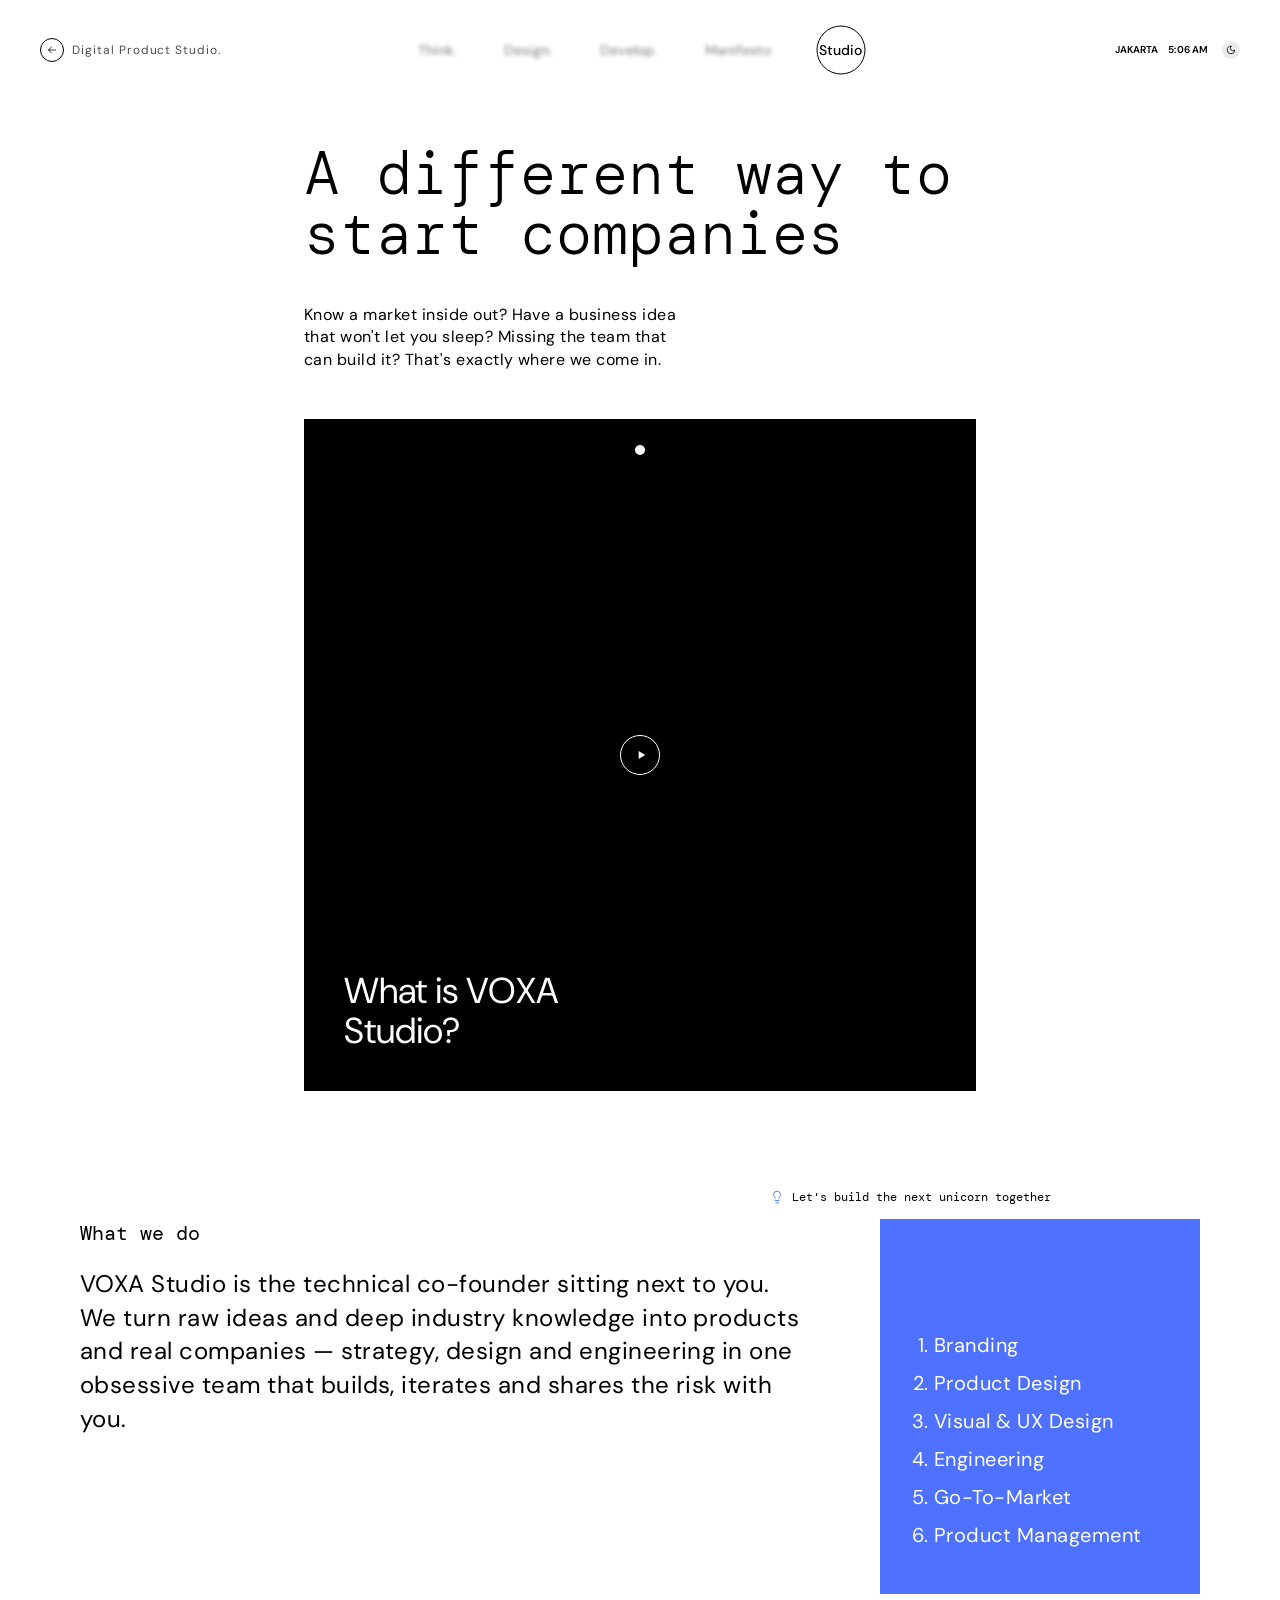
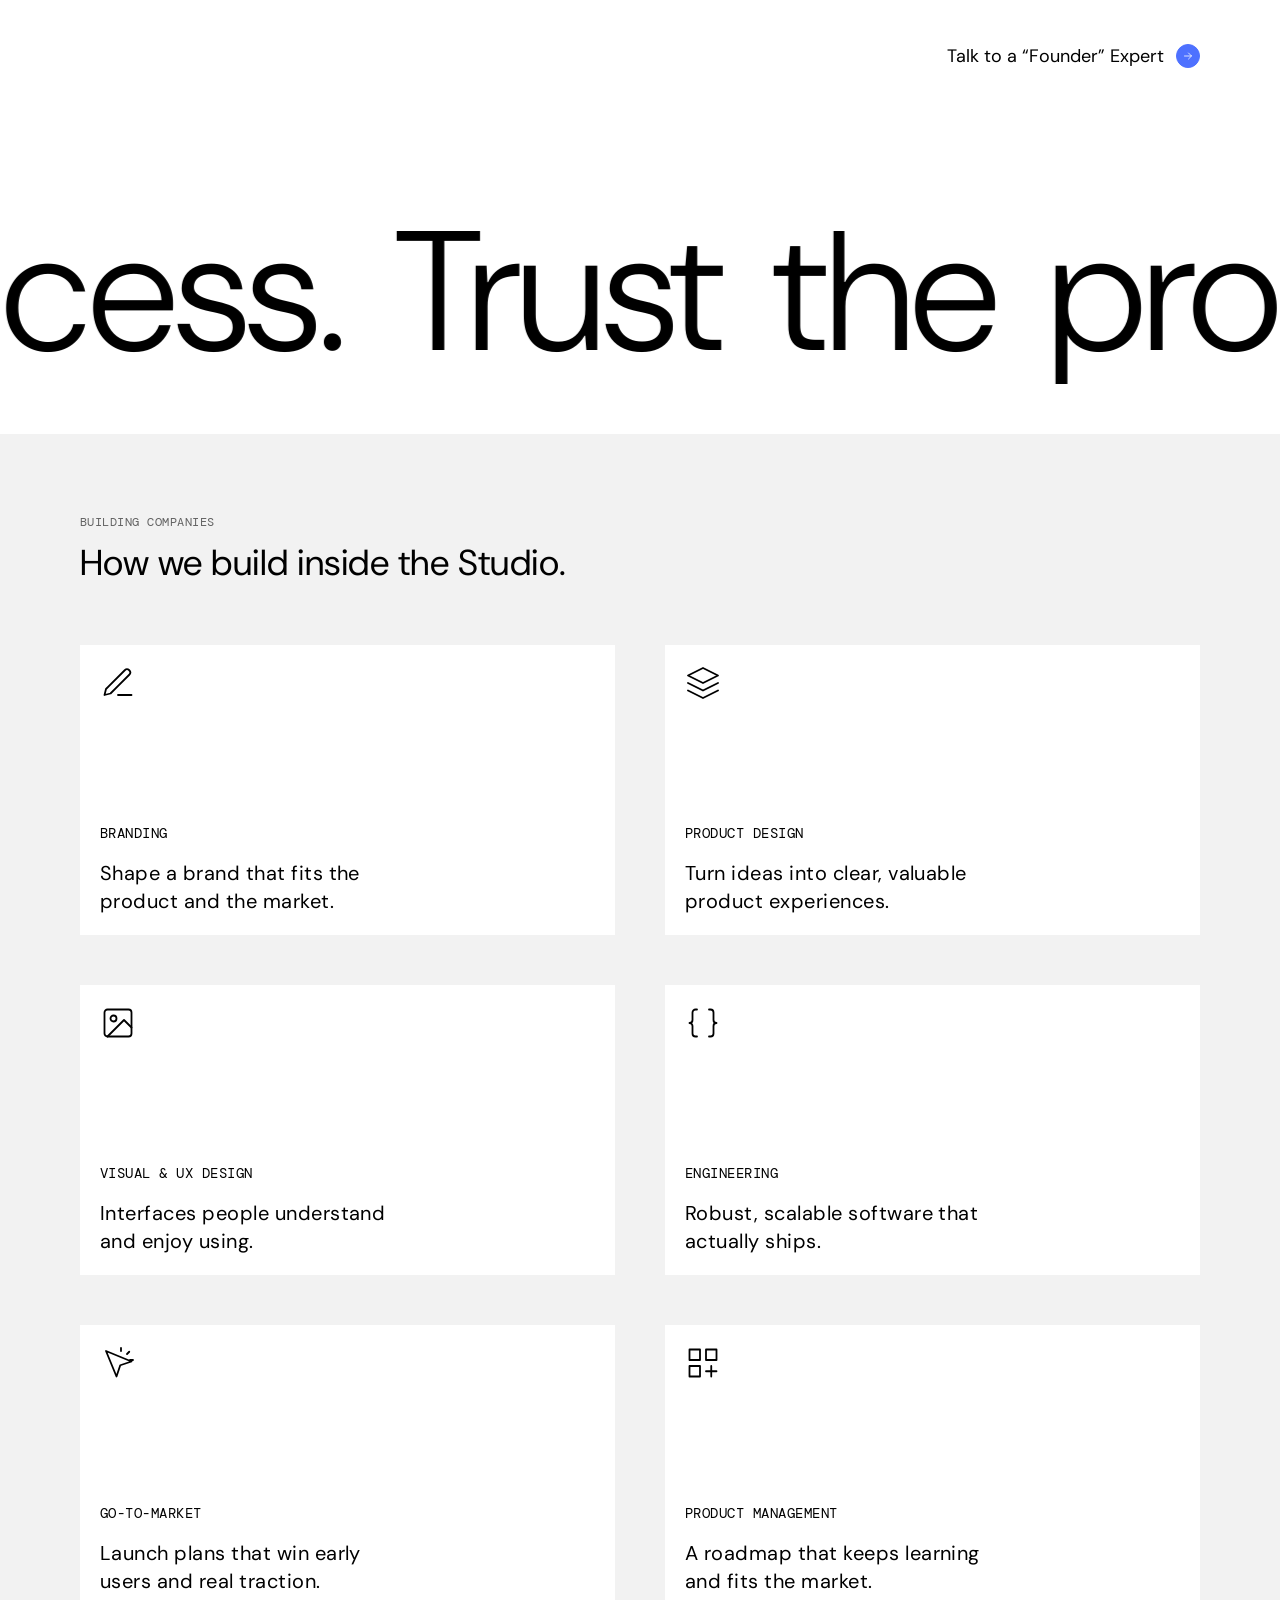
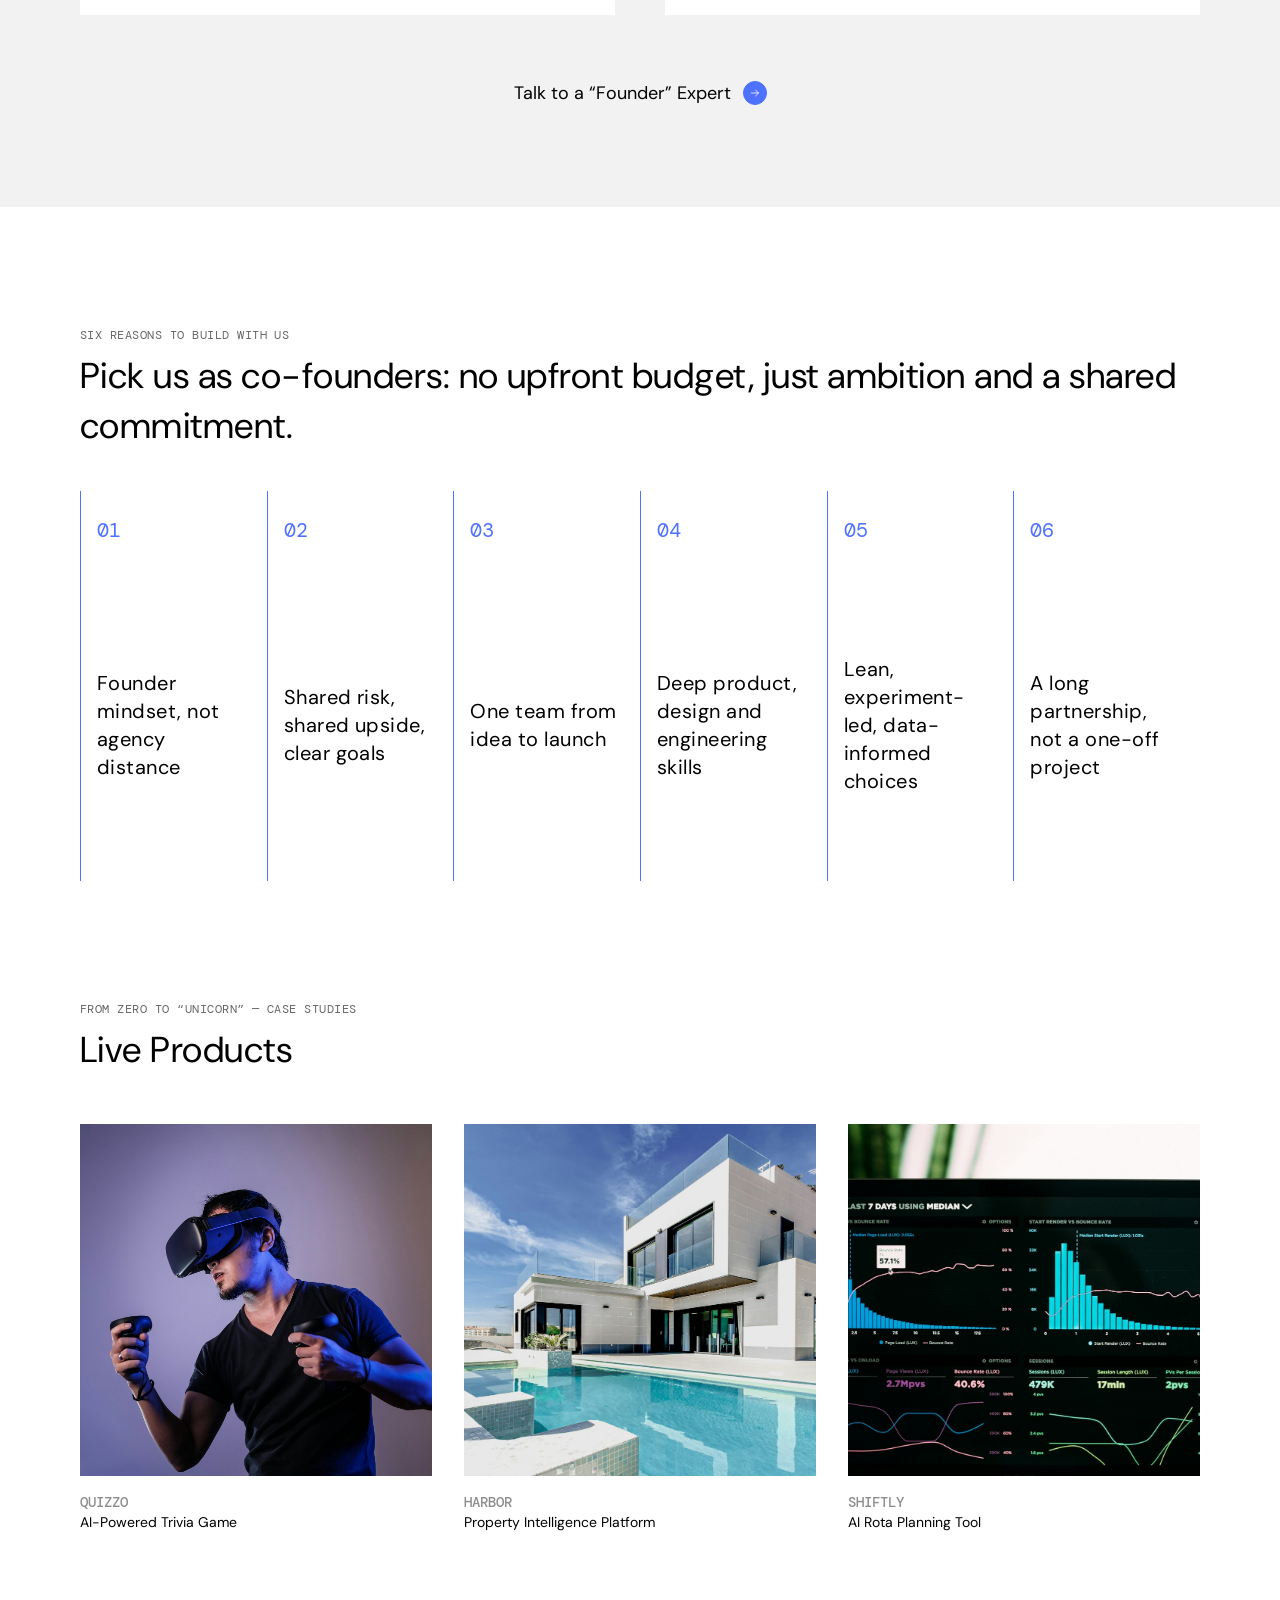
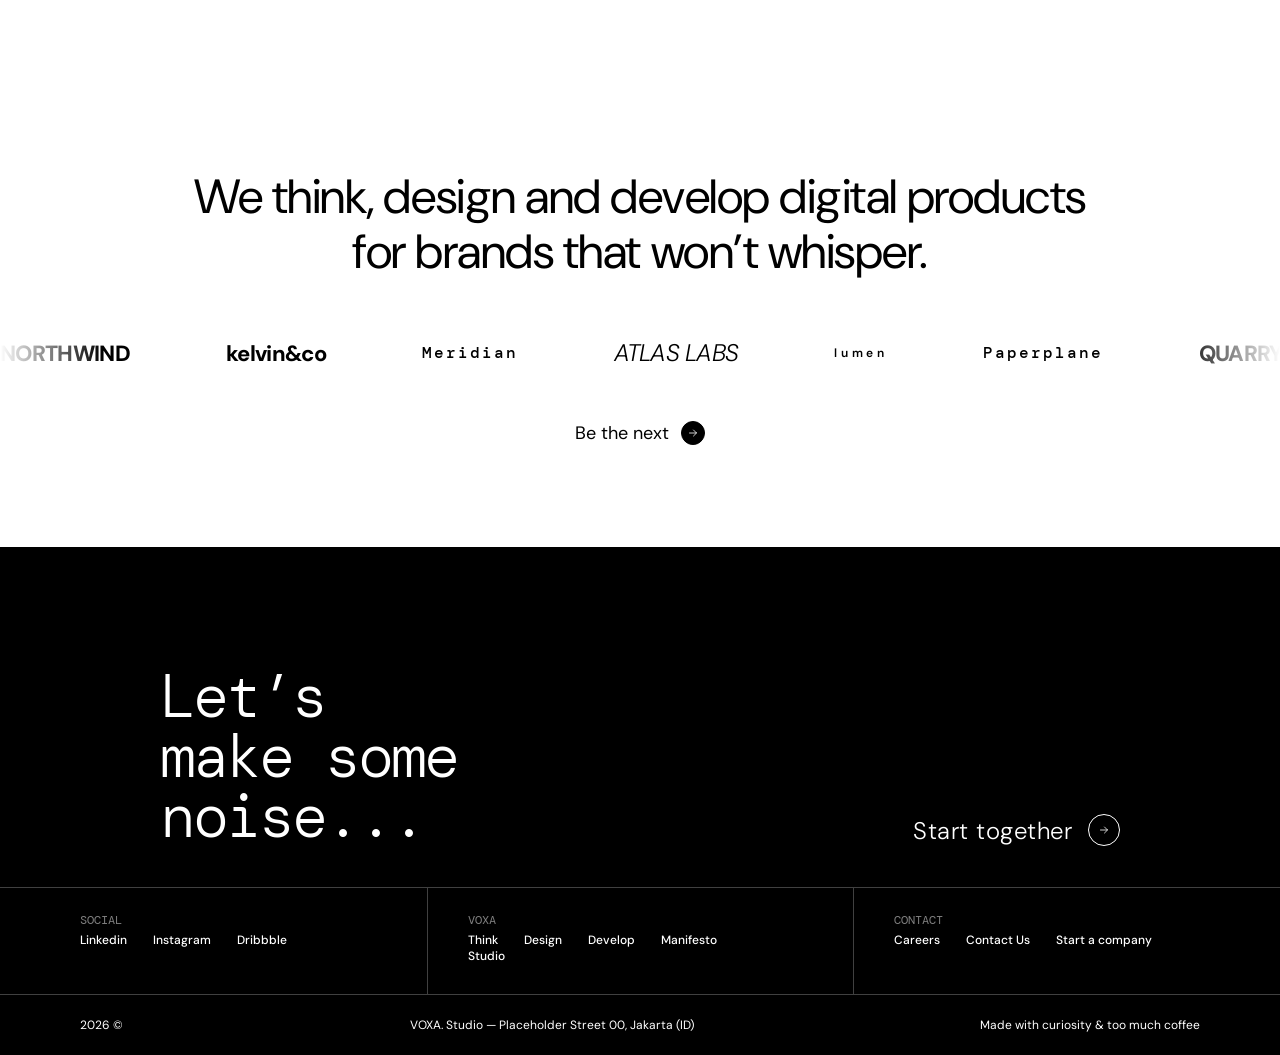
<file: studio.html>
<!doctype html>
<html lang="en">
<head>
<meta charset="utf-8">
<meta name="viewport" content="width=device-width, initial-scale=1">
<title>Studio | VOXA</title>
<meta name="description" content="VOXA. Studio — your tech co-founder. We turn industry know-how into real digital companies.">
<meta name="theme-color" content="#000000">
<link rel="icon" href="assets/favicon.svg" type="image/svg+xml">
<link rel="preconnect" href="https://fonts.googleapis.com">
<link rel="preconnect" href="https://fonts.gstatic.com" crossorigin>
<link rel="stylesheet" href="https://fonts.googleapis.com/css2?family=DM+Mono:wght@300;400;500&family=DM+Sans:opsz,wght@9..40,100..1000&display=swap">
<link rel="stylesheet" href="css/core.css">
<link rel="stylesheet" href="css/studio.css">
</head>
<body class="studio">



<header class="header on-light">
  <a href="index.html" class="brand" aria-label="VOXA. home"><span class="brand__back"><svg viewBox="0 0 24 24" fill="none" stroke="currentColor" stroke-width="1.6" stroke-linecap="round" stroke-linejoin="round"><path d="M19 12H5M11 18l-6-6 6-6"/></svg></span><span class="brand__tag">Digital Product Studio.</span></a>
  <nav class="nav has-active" aria-label="Main"><a href="pillars/think.html"><svg class="nav__ring" viewBox="0 0 50 50"><circle cx="25" cy="25" r="24"/></svg><span>Think.</span></a><a href="pillars/design.html"><svg class="nav__ring" viewBox="0 0 50 50"><circle cx="25" cy="25" r="24"/></svg><span>Design.</span></a><a href="pillars/develop.html"><svg class="nav__ring" viewBox="0 0 50 50"><circle cx="25" cy="25" r="24"/></svg><span>Develop.</span></a><a href="manifesto.html"><svg class="nav__ring" viewBox="0 0 50 50"><circle cx="25" cy="25" r="24"/></svg><span>Manifesto</span></a><a href="studio.html" class="is-active" aria-current="page"><svg class="nav__ring" viewBox="0 0 50 50"><circle cx="25" cy="25" r="24"/></svg><span>Studio</span></a></nav>
  <div class="hdr-right"><span>JAKARTA</span><span class="time" data-clock>--:--</span><button class="theme-btn" data-theme-toggle aria-label="Toggle fluid theme"><svg viewBox="0 0 24 24" fill="#fff" stroke="currentColor" stroke-width="2" stroke-linecap="round" stroke-linejoin="round"><path d="M12 3a6 6 0 0 0 9 9 9 9 0 1 1-9-9Z"/></svg></button></div>
  <button class="burger" aria-label="Toggle menu" aria-expanded="false"><i></i><i></i><i></i></button>
</header>
<nav class="mmenu" aria-label="Mobile"><a href="pillars/think.html">Think.</a><a href="pillars/design.html">Design.</a><a href="pillars/develop.html">Develop.</a><a href="manifesto.html">Manifesto</a><a href="studio.html">Studio</a>
  <div class="hdr-right"><span>JAKARTA</span><span class="time" data-clock>--:--</span><button class="theme-btn" data-theme-toggle aria-label="Toggle fluid theme"><svg viewBox="0 0 24 24" fill="#fff" stroke="currentColor" stroke-width="2" stroke-linecap="round" stroke-linejoin="round"><path d="M12 3a6 6 0 0 0 9 9 9 9 0 1 1-9-9Z"/></svg></button></div>
</nav>
<main class="page">
  <section class="s-hero wrap"><div class="s-hero__in">
    <h1 data-scramble>A different way to start companies</h1>
    <p class="s-hero__intro" data-words>Know a market inside out? Have a business idea that won't let you sleep? Missing the team that can build it? That's exactly where we come in.</p>
    
<div class="video" data-video>
  <video playsinline preload="none" poster="" aria-label="What is VOXA Studio?"><!-- add <source src="assets/video/studio.mp4" type="video/mp4"> --></video>
  <button class="video__play" aria-label="Play video"><svg viewBox="0 0 24 24" fill="currentColor"><path d="M8 5v14l11-7z"/></svg></button>
  <p class="video__cap">What is VOXA Studio?</p>
</div>
  </div></section>

  <section class="wrap"><div class="inner">
    <div class="s-what">
      <div data-reveal>
        <h2>What we do</h2>
        <p class="t">VOXA Studio is the technical co-founder sitting next to you. We turn raw ideas and deep industry knowledge into products and real companies — strategy, design and engineering in one obsessive team that builds, iterates and shares the risk with you.</p>
      </div>
      <div class="s-bluewrap" data-reveal>
        <p class="s-tip"><svg viewBox="0 0 24 24" fill="none" stroke="currentColor" stroke-width="1.6" stroke-linecap="round" stroke-linejoin="round"><path d="M15 14c.2-1 .7-1.7 1.5-2.5A4.6 4.6 0 0 0 18 8 6 6 0 0 0 6 8c0 1 .2 2.2 1.5 3.5.7.7 1.3 1.5 1.5 2.5M9 18h6M10 22h4"/></svg>Let's build the next unicorn together</p>
        <div class="s-blue"><ol><li>Branding</li><li>Product Design</li><li>Visual &amp; UX Design</li><li>Engineering</li><li>Go-To-Market</li><li>Product Management</li></ol></div>
      </div>
    </div>
    <div class="s-consult"><a href="contact.html?c=startup" class="alink">Talk to a “Founder” Expert <span class="circ circ--blue"><svg viewBox="0 0 24 24" fill="none" stroke="currentColor" stroke-width="1.6" stroke-linecap="round" stroke-linejoin="round"><path d="M5 12h14M13 6l6 6-6 6"/></svg></span></a></div>
  </div></section>

  <div class="bigline" data-bigline style="margin-top:80px"><div class="bigline__track"><span>Trust</span><span>the</span><span>process.</span><span>Trust</span><span>the</span><span>process.</span></div></div>

  <section class="s-grey"><div class="wrap"><div class="inner">
    <p class="kick">Building companies</p>
    <h2 class="h36">How we build inside the Studio.</h2>
    <div class="s-cards">
      <div class="s-card" data-reveal><span class="dcell__ico"><svg viewBox="0 0 24 24" stroke-linecap="round" stroke-linejoin="round"><path d="M12 20h9"/><path d="M16.5 3.5a2.1 2.1 0 0 1 3 3L7 19l-4 1 1-4z"/></svg></span><p class="s-card__k">Branding</p><p>Shape a brand that fits the product and the market.</p></div><div class="s-card" data-reveal><span class="dcell__ico"><svg viewBox="0 0 24 24" stroke-linecap="round" stroke-linejoin="round"><path d="m12 2 10 5-10 5L2 7z"/><path d="m2 12 10 5 10-5M2 17l10 5 10-5"/></svg></span><p class="s-card__k">Product design</p><p>Turn ideas into clear, valuable product experiences.</p></div><div class="s-card" data-reveal><span class="dcell__ico"><svg viewBox="0 0 24 24" stroke-linecap="round" stroke-linejoin="round"><rect x="3" y="3" width="18" height="18" rx="2"/><circle cx="9" cy="9" r="2"/><path d="m21 15-5-5L5 21"/></svg></span><p class="s-card__k">Visual & UX design</p><p>Interfaces people understand and enjoy using.</p></div><div class="s-card" data-reveal><span class="dcell__ico"><svg viewBox="0 0 24 24" stroke-linecap="round" stroke-linejoin="round"><path d="M8 3H7a2 2 0 0 0-2 2v5a2 2 0 0 1-2 2 2 2 0 0 1 2 2v5a2 2 0 0 0 2 2h1M16 3h1a2 2 0 0 1 2 2v5a2 2 0 0 0 2 2 2 2 0 0 0-2 2v5a2 2 0 0 1-2 2h-1"/></svg></span><p class="s-card__k">Engineering</p><p>Robust, scalable software that actually ships.</p></div><div class="s-card" data-reveal><span class="dcell__ico"><svg viewBox="0 0 24 24" stroke-linecap="round" stroke-linejoin="round"><path d="m4 4 7 17 2.5-7.5L21 11z"/><path d="M14 4V2M18 6l1.5-1.5M20 10h2"/></svg></span><p class="s-card__k">Go-to-market</p><p>Launch plans that win early users and real traction.</p></div><div class="s-card" data-reveal><span class="dcell__ico"><svg viewBox="0 0 24 24" stroke-linecap="round" stroke-linejoin="round"><rect x="3" y="3" width="7" height="7"/><rect x="14" y="3" width="7" height="7"/><rect x="3" y="14" width="7" height="7"/><path d="M17.5 14v7M14 17.5h7"/></svg></span><p class="s-card__k">Product management</p><p>A roadmap that keeps learning and fits the market.</p></div>
    </div>
    <div class="center"><a href="contact.html?c=startup" class="alink">Talk to a “Founder” Expert <span class="circ circ--blue"><svg viewBox="0 0 24 24" fill="none" stroke="currentColor" stroke-width="1.6" stroke-linecap="round" stroke-linejoin="round"><path d="M5 12h14M13 6l6 6-6 6"/></svg></span></a></div>
  </div></div></section>

  <section class="s-six wrap"><div class="inner">
    <p class="kick">Six reasons to build with us</p>
    <h2 class="h36">Pick us as co-founders: no upfront budget, just ambition and a shared commitment.</h2>
    <div class="s-six__grid">
      <div class="s-six__col" data-reveal><b>01</b><p>Founder mindset, not agency distance</p></div><div class="s-six__col" data-reveal><b>02</b><p>Shared risk, shared upside, clear goals</p></div><div class="s-six__col" data-reveal><b>03</b><p>One team from idea to launch</p></div><div class="s-six__col" data-reveal><b>04</b><p>Deep product, design and engineering skills</p></div><div class="s-six__col" data-reveal><b>05</b><p>Lean, experiment-led, data-informed choices</p></div><div class="s-six__col" data-reveal><b>06</b><p>A long partnership, not a one-off project</p></div>
    </div>
  </div></section>

  <section class="s-live wrap">
<div class="inner">
  <p class="kick">From zero to “unicorn” — case studies</p><h3 class="h36">Live Products</h3>
  <div class="cases">
    <a href="contact.html" class="case" data-reveal><div class="case__img"><img src="assets/img/vr.jpg" alt="Quizzo" loading="lazy"></div><p class="case__name">Quizzo</p><p class="case__sub">AI-Powered Trivia Game</p><span class="circ "><svg viewBox="0 0 24 24" fill="none" stroke="currentColor" stroke-width="1.6" stroke-linecap="round" stroke-linejoin="round"><path d="M5 12h14M13 6l6 6-6 6"/></svg></span></a><a href="contact.html" class="case" data-reveal><div class="case__img"><img src="assets/img/house-2.jpg" alt="Harbor" loading="lazy"></div><p class="case__name">Harbor</p><p class="case__sub">Property Intelligence Platform</p><span class="circ "><svg viewBox="0 0 24 24" fill="none" stroke="currentColor" stroke-width="1.6" stroke-linecap="round" stroke-linejoin="round"><path d="M5 12h14M13 6l6 6-6 6"/></svg></span></a><a href="contact.html" class="case" data-reveal><div class="case__img"><img src="assets/img/dashboard.jpg" alt="Shiftly" loading="lazy"></div><p class="case__name">Shiftly</p><p class="case__sub">AI Rota Planning Tool</p><span class="circ "><svg viewBox="0 0 24 24" fill="none" stroke="currentColor" stroke-width="1.6" stroke-linecap="round" stroke-linejoin="round"><path d="M5 12h14M13 6l6 6-6 6"/></svg></span></a>
  </div>
</div></section>
  
<section class="brands">
  <h3 data-reveal>We think, design and develop digital products for brands that won’t whisper.</h3>
  <div class="brands__row"><div class="brands__track"><span>NORTHWIND</span><span>kelvin&co</span><span>Meridian</span><span>ATLAS LABS</span><span>lumen</span><span>Paperplane</span><span>QUARRY</span><span>Halcyon</span><span>OPAL</span><span>brightside</span><span>Tandem</span><span>VERTEX</span></div></div>
  <a href="contact.html" class="alink">Be the next <span class="circ circ--fill"><svg viewBox="0 0 24 24" fill="none" stroke="currentColor" stroke-width="1.6" stroke-linecap="round" stroke-linejoin="round"><path d="M5 12h14M13 6l6 6-6 6"/></svg></span></a>
</section>
  
<footer class="footer footer--solid">
  <div class="footer__top">
    <p class="footer__claim">Let’s make some noise...</p>
    <a href="contact.html" class="footer__work">Start together <span class="circ "><svg viewBox="0 0 24 24" fill="none" stroke="currentColor" stroke-width="1.6" stroke-linecap="round" stroke-linejoin="round"><path d="M5 12h14M13 6l6 6-6 6"/></svg></span></a>
  </div>
  <div class="footer__cols">
    <div class="footer__col"><h6>Social</h6><div><a href="#">Linkedin</a><a href="#">Instagram</a><a href="#">Dribbble</a></div></div>
    <div class="footer__col"><h6>VOXA</h6><div><a href="pillars/think.html">Think</a><a href="pillars/design.html">Design</a><a href="pillars/develop.html">Develop</a><a href="manifesto.html">Manifesto</a><a href="studio.html">Studio</a></div></div>
    <div class="footer__col"><h6>Contact</h6><div><a href="contact.html?c=career">Careers</a><a href="contact.html">Contact Us</a><a href="contact.html?c=startup">Start a company</a></div></div>
  </div>
  <div class="footer__bar"><span><span data-year></span> ©</span><span>VOXA. Studio — Placeholder Street 00, Jakarta (ID)</span><span>Made with curiosity &amp; too much coffee</span></div>
</footer>
</main>
<script src="js/fluid.js"></script>
<script src="js/core.js"></script>
<script src="js/studio.js"></script>
</body>
</html>
</file>
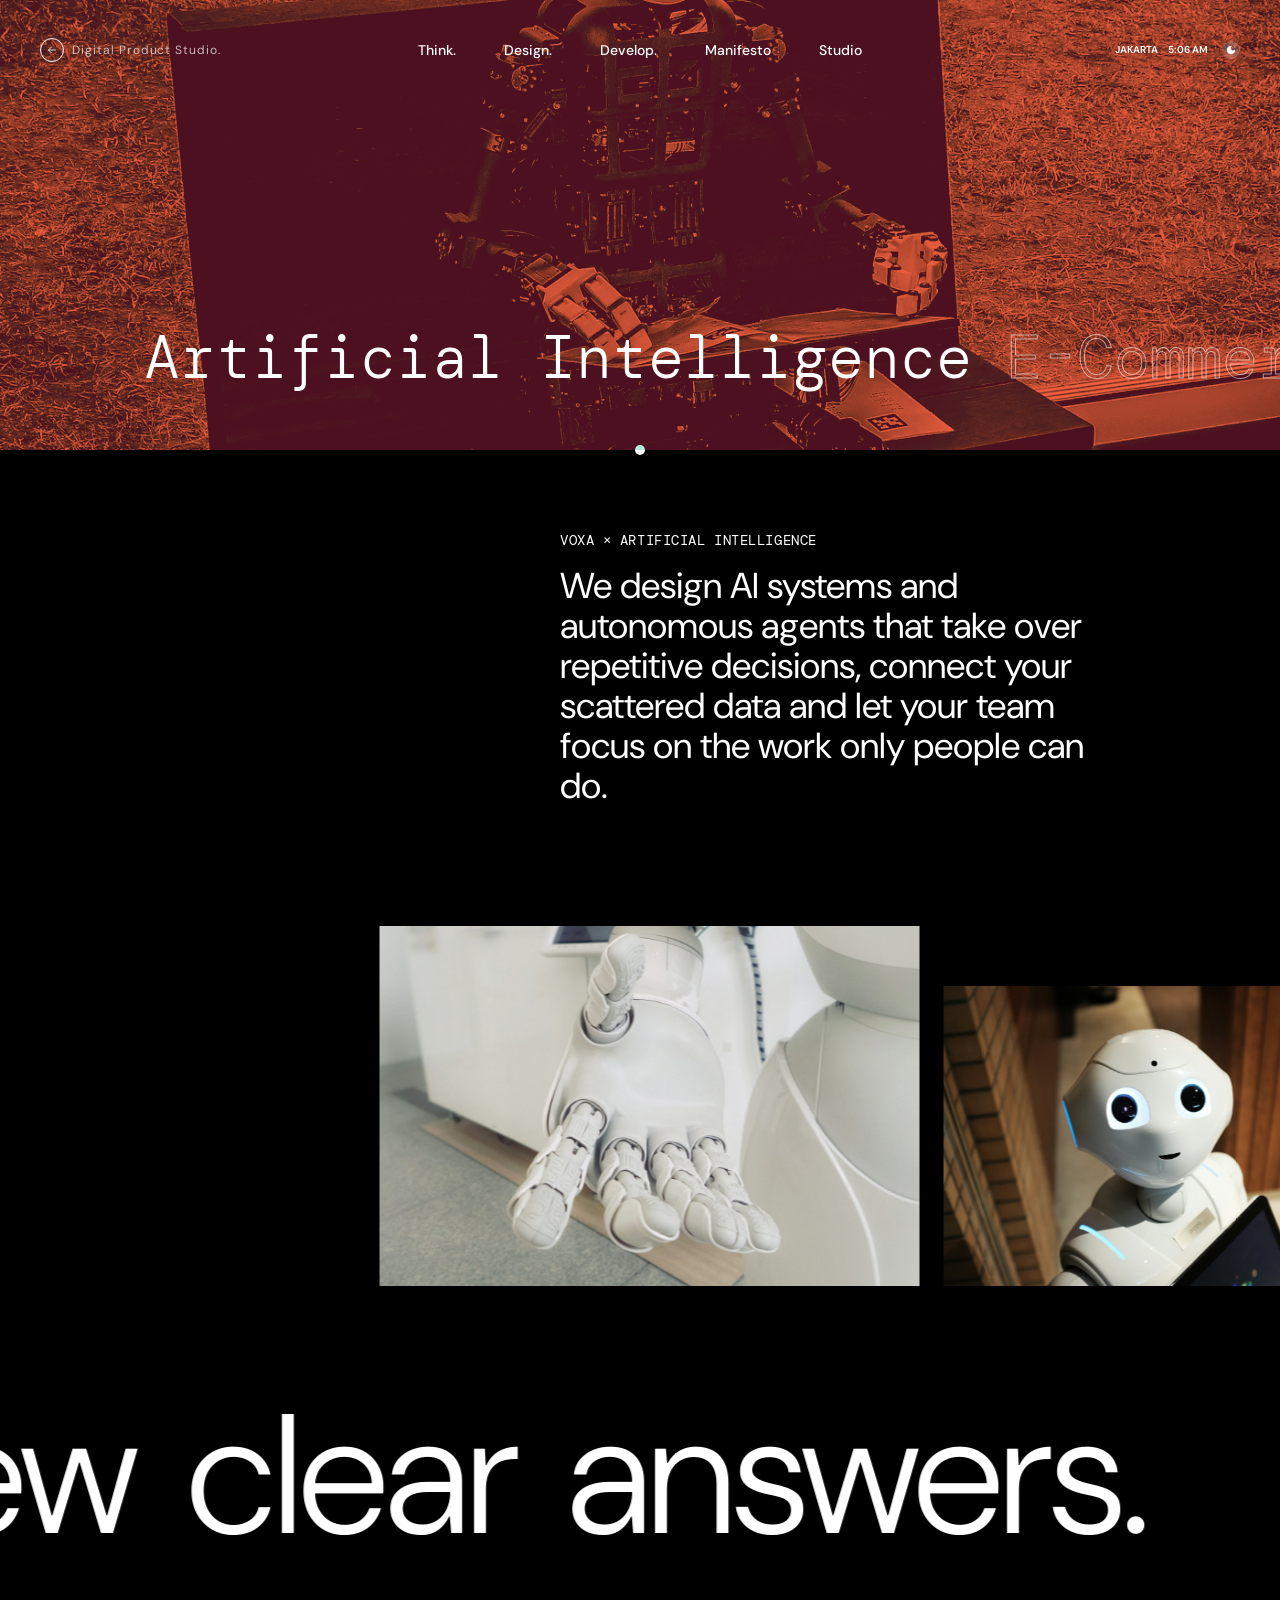
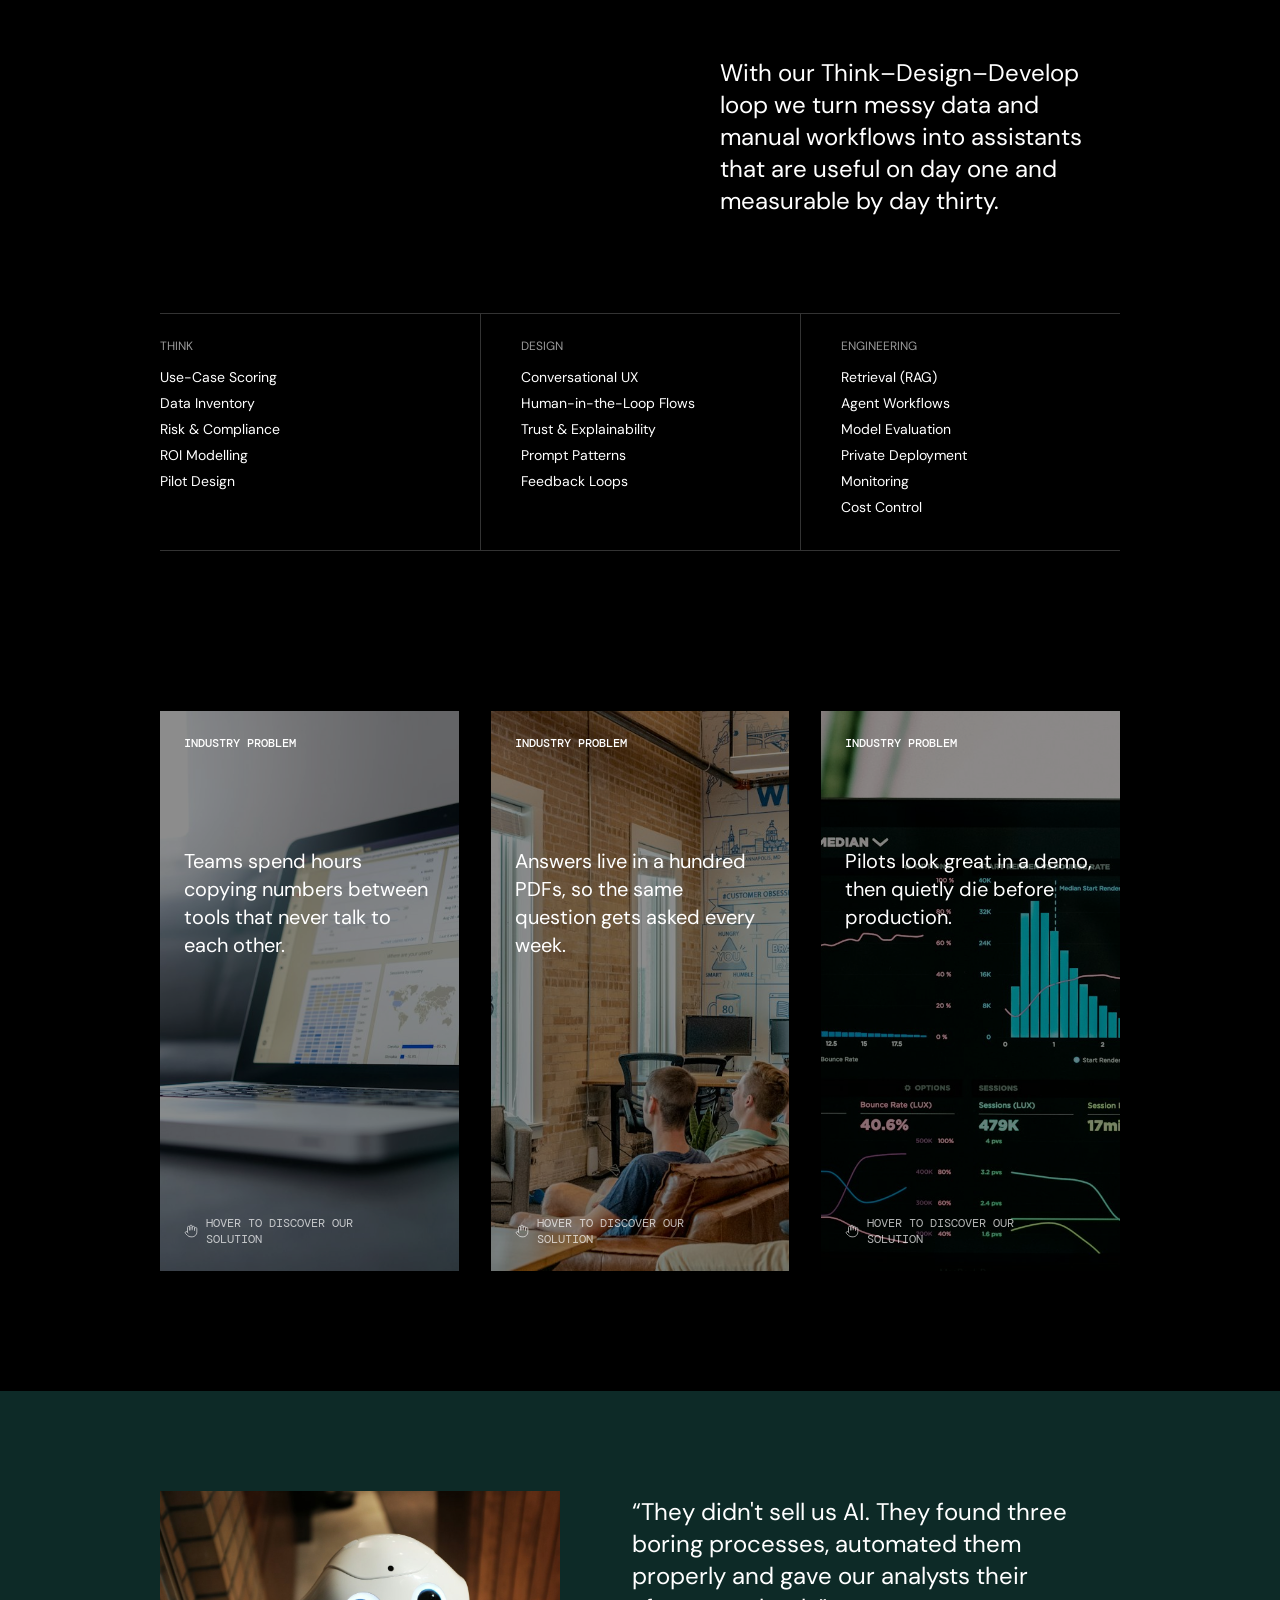
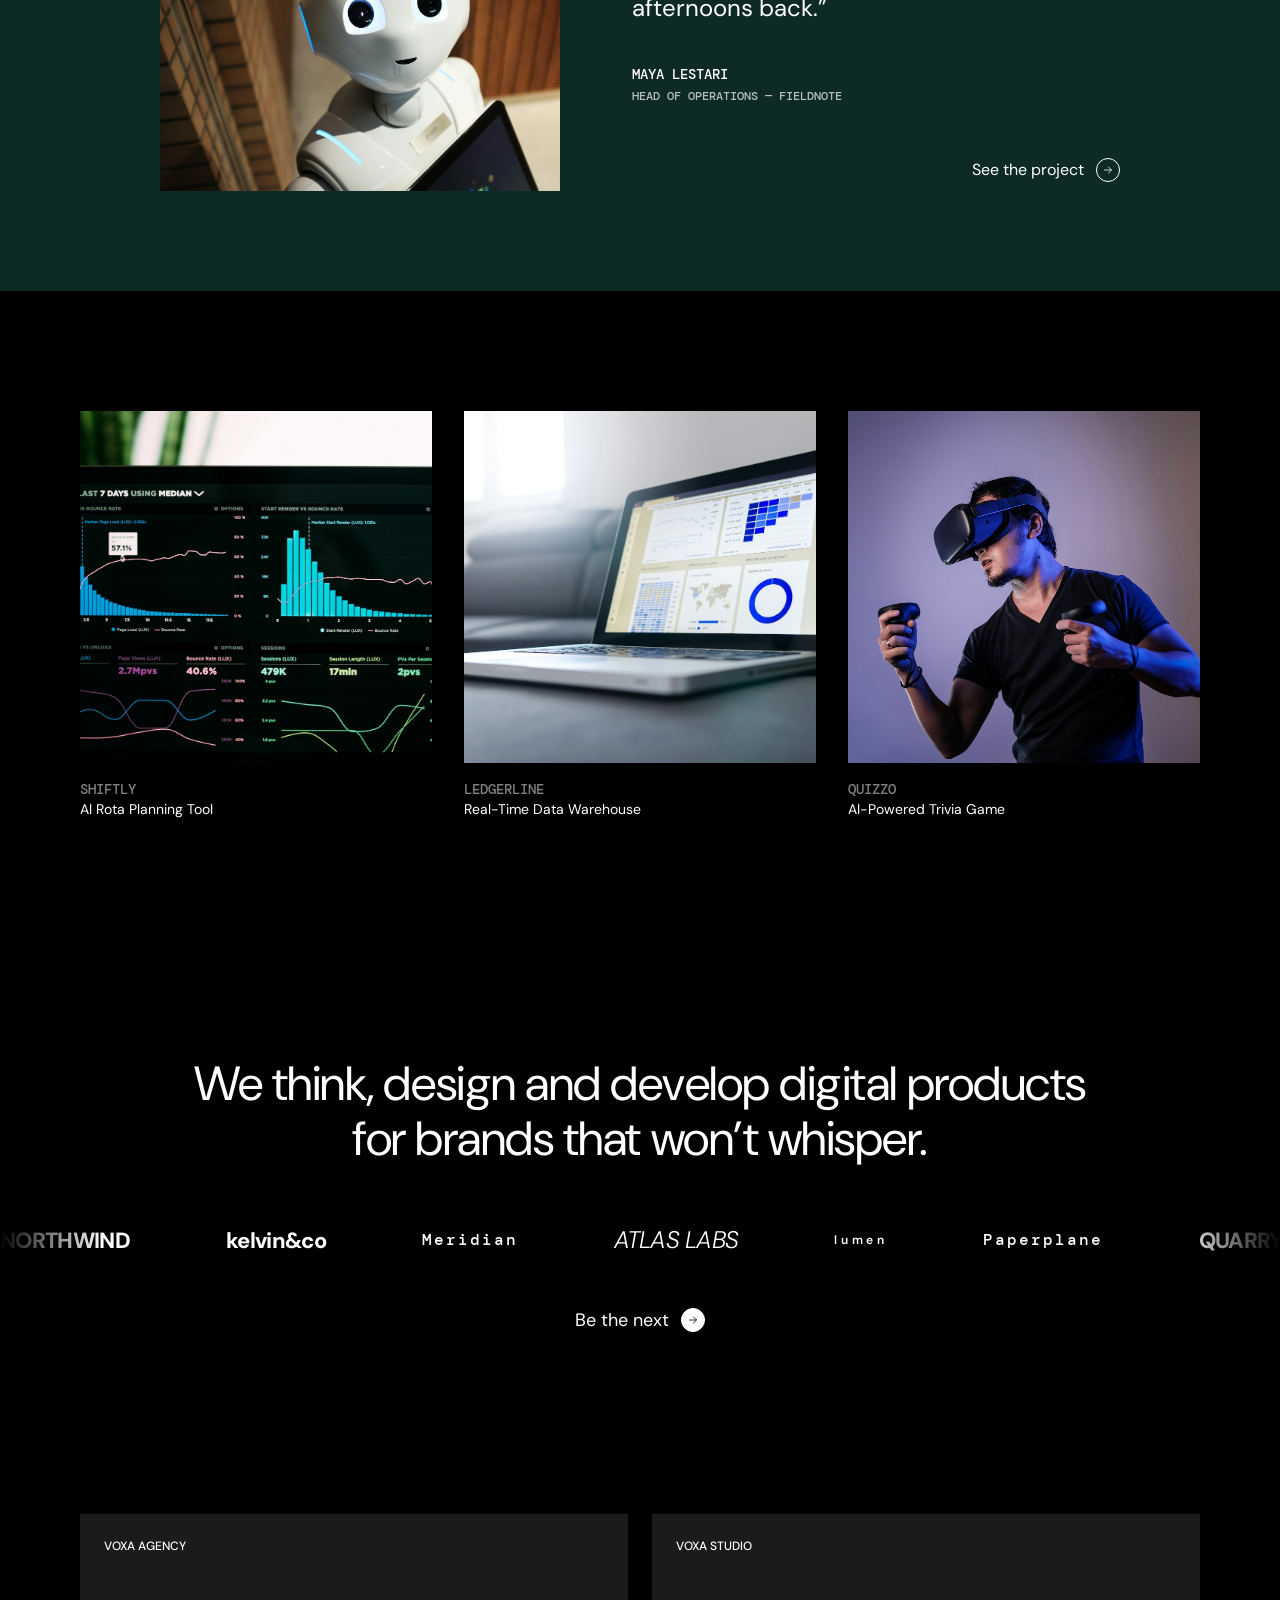
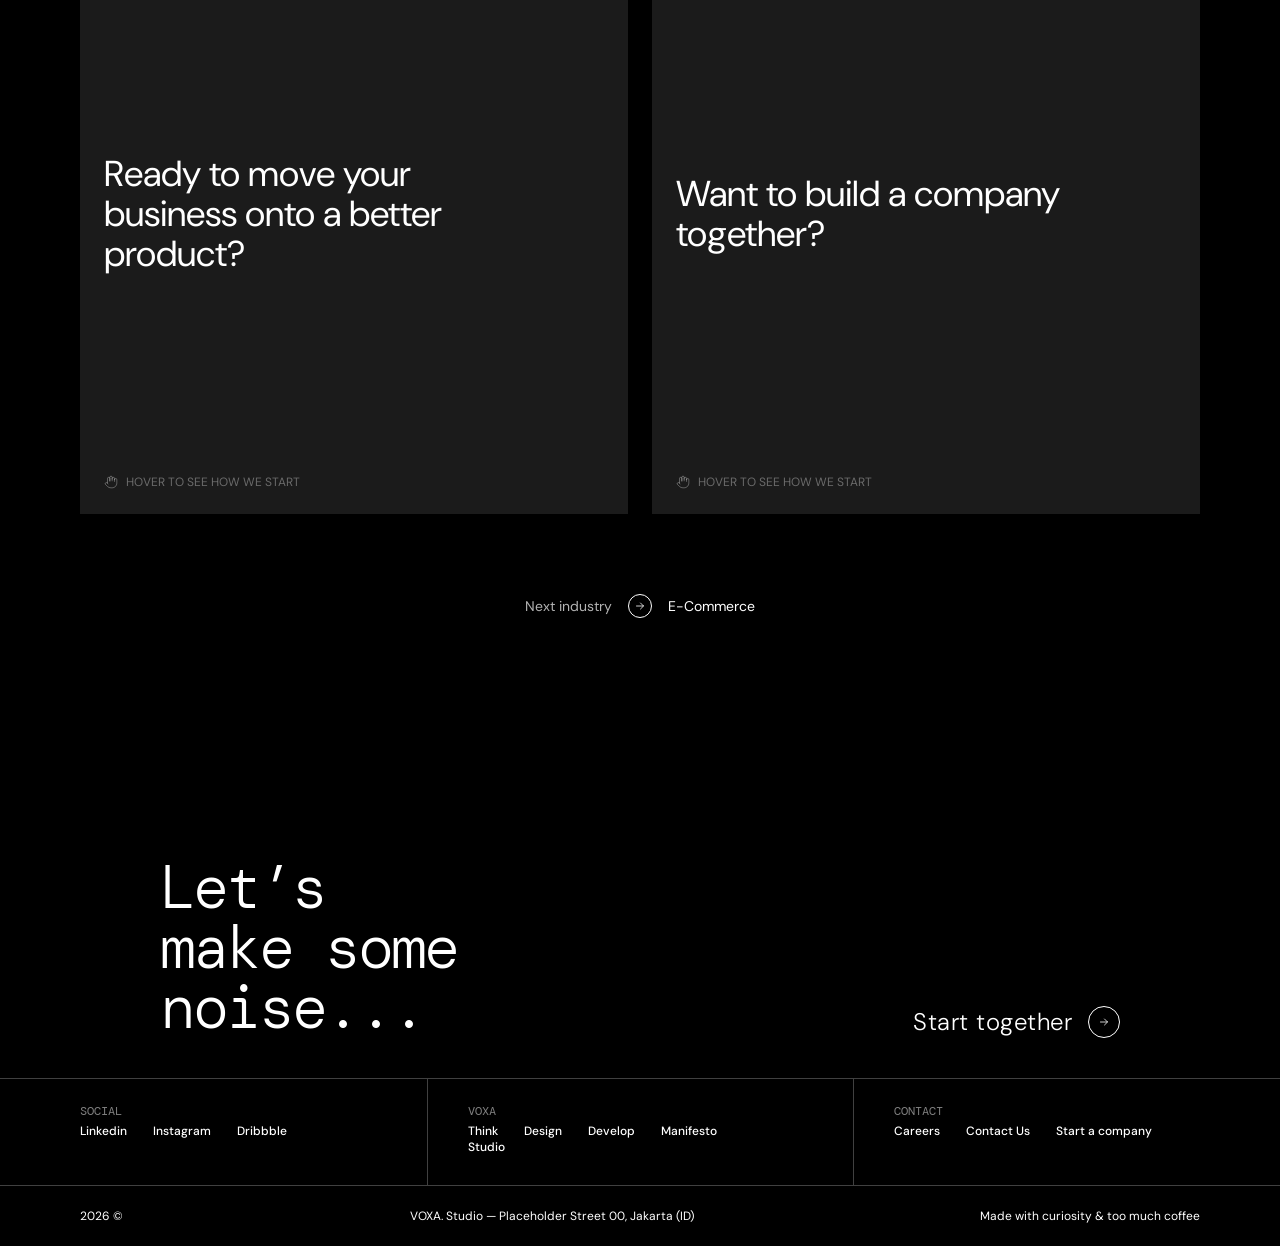
<file: industries/artificial-intelligence.html>
<!doctype html>
<html lang="en">
<head>
<meta charset="utf-8">
<meta name="viewport" content="width=device-width, initial-scale=1">
<title>Artificial Intelligence | VOXA</title>
<meta name="description" content="We design AI systems and autonomous agents that take over repetitive decisions, connect your scattered data and let your team focus on the work only people can do.">
<meta name="theme-color" content="#000000">
<link rel="icon" href="../assets/favicon.svg" type="image/svg+xml">
<link rel="preconnect" href="https://fonts.googleapis.com">
<link rel="preconnect" href="https://fonts.gstatic.com" crossorigin>
<link rel="stylesheet" href="https://fonts.googleapis.com/css2?family=DM+Mono:wght@300;400;500&family=DM+Sans:opsz,wght@9..40,100..1000&display=swap">
<link rel="stylesheet" href="../css/core.css">
<link rel="stylesheet" href="../css/pillar.css">
<link rel="stylesheet" href="../css/industry.css">
</head>
<body class="industry" data-tint="[0.05,0.05,0.06]" data-hi="[0.45,0.45,0.5]">
<canvas class="fluid" aria-hidden="true"></canvas>


<header class="header">
  <a href="../index.html" class="brand" aria-label="VOXA. home"><span class="brand__back"><svg viewBox="0 0 24 24" fill="none" stroke="currentColor" stroke-width="1.6" stroke-linecap="round" stroke-linejoin="round"><path d="M19 12H5M11 18l-6-6 6-6"/></svg></span><span class="brand__tag">Digital Product Studio.</span></a>
  <nav class="nav" aria-label="Main"><a href="../pillars/think.html"><svg class="nav__ring" viewBox="0 0 50 50"><circle cx="25" cy="25" r="24"/></svg><span>Think.</span></a><a href="../pillars/design.html"><svg class="nav__ring" viewBox="0 0 50 50"><circle cx="25" cy="25" r="24"/></svg><span>Design.</span></a><a href="../pillars/develop.html"><svg class="nav__ring" viewBox="0 0 50 50"><circle cx="25" cy="25" r="24"/></svg><span>Develop.</span></a><a href="../manifesto.html"><svg class="nav__ring" viewBox="0 0 50 50"><circle cx="25" cy="25" r="24"/></svg><span>Manifesto</span></a><a href="../studio.html"><svg class="nav__ring" viewBox="0 0 50 50"><circle cx="25" cy="25" r="24"/></svg><span>Studio</span></a></nav>
  <div class="hdr-right"><span>JAKARTA</span><span class="time" data-clock>--:--</span><button class="theme-btn" data-theme-toggle aria-label="Toggle fluid theme"><svg viewBox="0 0 24 24" fill="#fff" stroke="currentColor" stroke-width="2" stroke-linecap="round" stroke-linejoin="round"><path d="M12 3a6 6 0 0 0 9 9 9 9 0 1 1-9-9Z"/></svg></button></div>
  <button class="burger" aria-label="Toggle menu" aria-expanded="false"><i></i><i></i><i></i></button>
</header>
<nav class="mmenu" aria-label="Mobile"><a href="../pillars/think.html">Think.</a><a href="../pillars/design.html">Design.</a><a href="../pillars/develop.html">Develop.</a><a href="../manifesto.html">Manifesto</a><a href="../studio.html">Studio</a>
  <div class="hdr-right"><span>JAKARTA</span><span class="time" data-clock>--:--</span><button class="theme-btn" data-theme-toggle aria-label="Toggle fluid theme"><svg viewBox="0 0 24 24" fill="#fff" stroke="currentColor" stroke-width="2" stroke-linecap="round" stroke-linejoin="round"><path d="M12 3a6 6 0 0 0 9 9 9 9 0 1 1-9-9Z"/></svg></button></div>
</nav>
<main class="page">
  <section class="i-hero" style="--hi:#f2603f;--lo:#4d1020" data-next="../industries/e-commerce.html">
    <div class="i-hero__bg"><img src="../assets/img/ai-3.jpg" alt="" draggable="false"></div>
    <div class="i-hero__titles">
      <h1 class="i-hero__t i-hero__t--cur" data-scramble>Artificial Intelligence</h1>
      <a href="../industries/e-commerce.html" class="i-hero__t i-hero__t--next" aria-label="Next industry: E-Commerce">E-Commerce</a>
    </div>
  </section>

  <div class="dark-body">
    <section class="i-intro"><div></div><div data-reveal><p class="kick">VOXA × ARTIFICIAL INTELLIGENCE</p><p class="big">We design AI systems and autonomous agents that take over repetitive decisions, connect your scattered data and let your team focus on the work only people can do.</p></div></section>

    <div class="i-strip" data-bigline><div class="i-strip__track"><figure><img src="../assets/img/ai-hand.jpg" alt="" loading="lazy"></figure><figure><img src="../assets/img/robot.jpg" alt="" loading="lazy"></figure><figure><img src="../assets/img/circuit.jpg" alt="" loading="lazy"></figure><figure><img src="../assets/img/ai.jpg" alt="" loading="lazy"></figure><figure><img src="../assets/img/abstract-3.jpg" alt="" loading="lazy"></figure></div></div>

    <div class="bigline" data-bigline><div class="bigline__track"><span>Lots</span><span>of</span><span>data,</span><span>very</span><span>few</span><span>clear</span><span>answers.</span></div></div>

    <section class="i-method">
      <p data-reveal>With our Think–Design–Develop loop we turn messy data and manual workflows into assistants that are useful on day one and measurable by day thirty.</p>
      <div class="i-cols"><div><h4>Think</h4><ul><li>Use-Case Scoring</li><li>Data Inventory</li><li>Risk & Compliance</li><li>ROI Modelling</li><li>Pilot Design</li></ul></div><div><h4>Design</h4><ul><li>Conversational UX</li><li>Human-in-the-Loop Flows</li><li>Trust & Explainability</li><li>Prompt Patterns</li><li>Feedback Loops</li></ul></div><div><h4>Engineering</h4><ul><li>Retrieval (RAG)</li><li>Agent Workflows</li><li>Model Evaluation</li><li>Private Deployment</li><li>Monitoring</li><li>Cost Control</li></ul></div></div>
    </section>

    <section class="i-problems">
      <article class="i-prob" data-reveal>
        <span class="i-prob__bg"><img src="../assets/img/charts.jpg" alt="" loading="lazy"></span>
        <p class="i-prob__k">INDUSTRY PROBLEM</p>
        <p class="i-prob__txt">Teams spend hours copying numbers between tools that never talk to each other.</p>
        <p class="i-prob__sol">An agent that reads, reconciles and reports — with a person approving every exception.</p>
        <p class="i-prob__hint"><svg viewBox="0 0 24 24" fill="none" stroke="currentColor" stroke-width="1.5" stroke-linecap="round" stroke-linejoin="round"><path d="M18 11V6a2 2 0 0 0-4 0v1M14 10V4a2 2 0 0 0-4 0v6M10 10.5V6a2 2 0 0 0-4 0v8"/><path d="M18 8a2 2 0 1 1 4 0v6a8 8 0 0 1-8 8h-2c-2.8 0-4.5-.9-5.9-2.3l-3.6-3.6a2 2 0 0 1 2.8-2.8L7 15"/></svg>Hover to discover our solution</p>
      </article><article class="i-prob" data-reveal>
        <span class="i-prob__bg"><img src="../assets/img/meeting.jpg" alt="" loading="lazy"></span>
        <p class="i-prob__k">INDUSTRY PROBLEM</p>
        <p class="i-prob__txt">Answers live in a hundred PDFs, so the same question gets asked every week.</p>
        <p class="i-prob__sol">Private search over your documents, citing its sources so people can trust it.</p>
        <p class="i-prob__hint"><svg viewBox="0 0 24 24" fill="none" stroke="currentColor" stroke-width="1.5" stroke-linecap="round" stroke-linejoin="round"><path d="M18 11V6a2 2 0 0 0-4 0v1M14 10V4a2 2 0 0 0-4 0v6M10 10.5V6a2 2 0 0 0-4 0v8"/><path d="M18 8a2 2 0 1 1 4 0v6a8 8 0 0 1-8 8h-2c-2.8 0-4.5-.9-5.9-2.3l-3.6-3.6a2 2 0 0 1 2.8-2.8L7 15"/></svg>Hover to discover our solution</p>
      </article><article class="i-prob" data-reveal>
        <span class="i-prob__bg"><img src="../assets/img/dashboard.jpg" alt="" loading="lazy"></span>
        <p class="i-prob__k">INDUSTRY PROBLEM</p>
        <p class="i-prob__txt">Pilots look great in a demo, then quietly die before production.</p>
        <p class="i-prob__sol">Evaluation suites and monitoring from week one, so the pilot is ready to scale.</p>
        <p class="i-prob__hint"><svg viewBox="0 0 24 24" fill="none" stroke="currentColor" stroke-width="1.5" stroke-linecap="round" stroke-linejoin="round"><path d="M18 11V6a2 2 0 0 0-4 0v1M14 10V4a2 2 0 0 0-4 0v6M10 10.5V6a2 2 0 0 0-4 0v8"/><path d="M18 8a2 2 0 1 1 4 0v6a8 8 0 0 1-8 8h-2c-2.8 0-4.5-.9-5.9-2.3l-3.6-3.6a2 2 0 0 1 2.8-2.8L7 15"/></svg>Hover to discover our solution</p>
      </article>
    </section>

    <section class="i-quote">
      <figure data-reveal><img src="../assets/img/robot.jpg" alt="" loading="lazy"></figure>
      <div data-reveal>
        <blockquote>They didn't sell us AI. They found three boring processes, automated them properly and gave our analysts their afternoons back.</blockquote>
        <cite>Maya Lestari<small>Head of Operations — Fieldnote</small></cite>
        <a href="../contact.html" class="alink">See the project <span class="circ "><svg viewBox="0 0 24 24" fill="none" stroke="currentColor" stroke-width="1.6" stroke-linecap="round" stroke-linejoin="round"><path d="M5 12h14M13 6l6 6-6 6"/></svg></span></a>
      </div>
    </section>

    <div class="wrap">
<div class="inner">
  
  <div class="cases">
    <a href="../contact.html" class="case" data-reveal><div class="case__img"><img src="../assets/img/dashboard.jpg" alt="Shiftly" loading="lazy"></div><p class="case__name">Shiftly</p><p class="case__sub">AI Rota Planning Tool</p><span class="circ "><svg viewBox="0 0 24 24" fill="none" stroke="currentColor" stroke-width="1.6" stroke-linecap="round" stroke-linejoin="round"><path d="M5 12h14M13 6l6 6-6 6"/></svg></span></a><a href="../contact.html" class="case" data-reveal><div class="case__img"><img src="../assets/img/charts.jpg" alt="Ledgerline" loading="lazy"></div><p class="case__name">Ledgerline</p><p class="case__sub">Real-Time Data Warehouse</p><span class="circ "><svg viewBox="0 0 24 24" fill="none" stroke="currentColor" stroke-width="1.6" stroke-linecap="round" stroke-linejoin="round"><path d="M5 12h14M13 6l6 6-6 6"/></svg></span></a><a href="../contact.html" class="case" data-reveal><div class="case__img"><img src="../assets/img/vr.jpg" alt="Quizzo" loading="lazy"></div><p class="case__name">Quizzo</p><p class="case__sub">AI-Powered Trivia Game</p><span class="circ "><svg viewBox="0 0 24 24" fill="none" stroke="currentColor" stroke-width="1.6" stroke-linecap="round" stroke-linejoin="round"><path d="M5 12h14M13 6l6 6-6 6"/></svg></span></a>
  </div>
</div></div>
    
<section class="brands">
  <h3 data-reveal>We think, design and develop digital products for brands that won’t whisper.</h3>
  <div class="brands__row"><div class="brands__track"><span>NORTHWIND</span><span>kelvin&co</span><span>Meridian</span><span>ATLAS LABS</span><span>lumen</span><span>Paperplane</span><span>QUARRY</span><span>Halcyon</span><span>OPAL</span><span>brightside</span><span>Tandem</span><span>VERTEX</span></div></div>
  <a href="../contact.html" class="alink">Be the next <span class="circ circ--fill"><svg viewBox="0 0 24 24" fill="none" stroke="currentColor" stroke-width="1.6" stroke-linecap="round" stroke-linejoin="round"><path d="M5 12h14M13 6l6 6-6 6"/></svg></span></a>
</section>
    <div class="wrap">
<div class="inner ctas">
  <a href="../contact.html?c=business" class="ctacard">
    <span class="ctacard__k">VOXA AGENCY</span>
    <p class="ctacard__q">Ready to move your business onto a better product?</p>
    <span class="ctacard__hint"><svg viewBox="0 0 24 24" fill="none" stroke="currentColor" stroke-width="1.5" stroke-linecap="round" stroke-linejoin="round"><path d="M18 11V6a2 2 0 0 0-4 0v1M14 10V4a2 2 0 0 0-4 0v6M10 10.5V6a2 2 0 0 0-4 0v8"/><path d="M18 8a2 2 0 1 1 4 0v6a8 8 0 0 1-8 8h-2c-2.8 0-4.5-.9-5.9-2.3l-3.6-3.6a2 2 0 0 1 2.8-2.8L7 15"/></svg>Hover to see how we start</span>
    <span class="ctacard__bg"><img src="../assets/img/building.jpg" alt="" loading="lazy" style="filter:sepia(.6) brightness(.55)"></span>
    <span class="ctacard__alt">Tell us where your product hurts. We map the fix, the team and the timeline in one call.</span>
    <span class="ctacard__go">Send your brief <span class="circ "><svg viewBox="0 0 24 24" fill="none" stroke="currentColor" stroke-width="1.6" stroke-linecap="round" stroke-linejoin="round"><path d="M5 12h14M13 6l6 6-6 6"/></svg></span></span>
  </a>
  <a href="../contact.html?c=startup" class="ctacard">
    <span class="ctacard__k">VOXA STUDIO</span>
    <p class="ctacard__q">Want to build a company together?</p>
    <span class="ctacard__hint"><svg viewBox="0 0 24 24" fill="none" stroke="currentColor" stroke-width="1.5" stroke-linecap="round" stroke-linejoin="round"><path d="M18 11V6a2 2 0 0 0-4 0v1M14 10V4a2 2 0 0 0-4 0v6M10 10.5V6a2 2 0 0 0-4 0v8"/><path d="M18 8a2 2 0 1 1 4 0v6a8 8 0 0 1-8 8h-2c-2.8 0-4.5-.9-5.9-2.3l-3.6-3.6a2 2 0 0 1 2.8-2.8L7 15"/></svg>Hover to see how we start</span>
    <span class="ctacard__bg"><img src="../assets/img/gradient-3.jpg" alt="" loading="lazy"></span>
    <span class="ctacard__alt">Have the market knowledge but not the tech team? We join as co-founders and build it with you.</span>
    <span class="ctacard__go">Pitch your idea <span class="circ "><svg viewBox="0 0 24 24" fill="none" stroke="currentColor" stroke-width="1.6" stroke-linecap="round" stroke-linejoin="round"><path d="M5 12h14M13 6l6 6-6 6"/></svg></span></span>
  </a>
</div><a href="../industries/e-commerce.html" class="nextlink"><b>Next industry</b><span class="circ "><svg viewBox="0 0 24 24" fill="none" stroke="currentColor" stroke-width="1.6" stroke-linecap="round" stroke-linejoin="round"><path d="M5 12h14M13 6l6 6-6 6"/></svg></span><span>E-Commerce</span></a></div>
  </div>
  
<footer class="footer">
  <div class="footer__top">
    <p class="footer__claim">Let’s make some noise...</p>
    <a href="../contact.html" class="footer__work">Start together <span class="circ "><svg viewBox="0 0 24 24" fill="none" stroke="currentColor" stroke-width="1.6" stroke-linecap="round" stroke-linejoin="round"><path d="M5 12h14M13 6l6 6-6 6"/></svg></span></a>
  </div>
  <div class="footer__cols">
    <div class="footer__col"><h6>Social</h6><div><a href="#">Linkedin</a><a href="#">Instagram</a><a href="#">Dribbble</a></div></div>
    <div class="footer__col"><h6>VOXA</h6><div><a href="../pillars/think.html">Think</a><a href="../pillars/design.html">Design</a><a href="../pillars/develop.html">Develop</a><a href="../manifesto.html">Manifesto</a><a href="../studio.html">Studio</a></div></div>
    <div class="footer__col"><h6>Contact</h6><div><a href="../contact.html?c=career">Careers</a><a href="../contact.html">Contact Us</a><a href="../contact.html?c=startup">Start a company</a></div></div>
  </div>
  <div class="footer__bar"><span><span data-year></span> ©</span><span>VOXA. Studio — Placeholder Street 00, Jakarta (ID)</span><span>Made with curiosity &amp; too much coffee</span></div>
</footer>
</main>
<script src="../js/fluid.js"></script>
<script src="../js/core.js"></script>
<script src="../js/industry.js"></script>
</body>
</html>
</file>
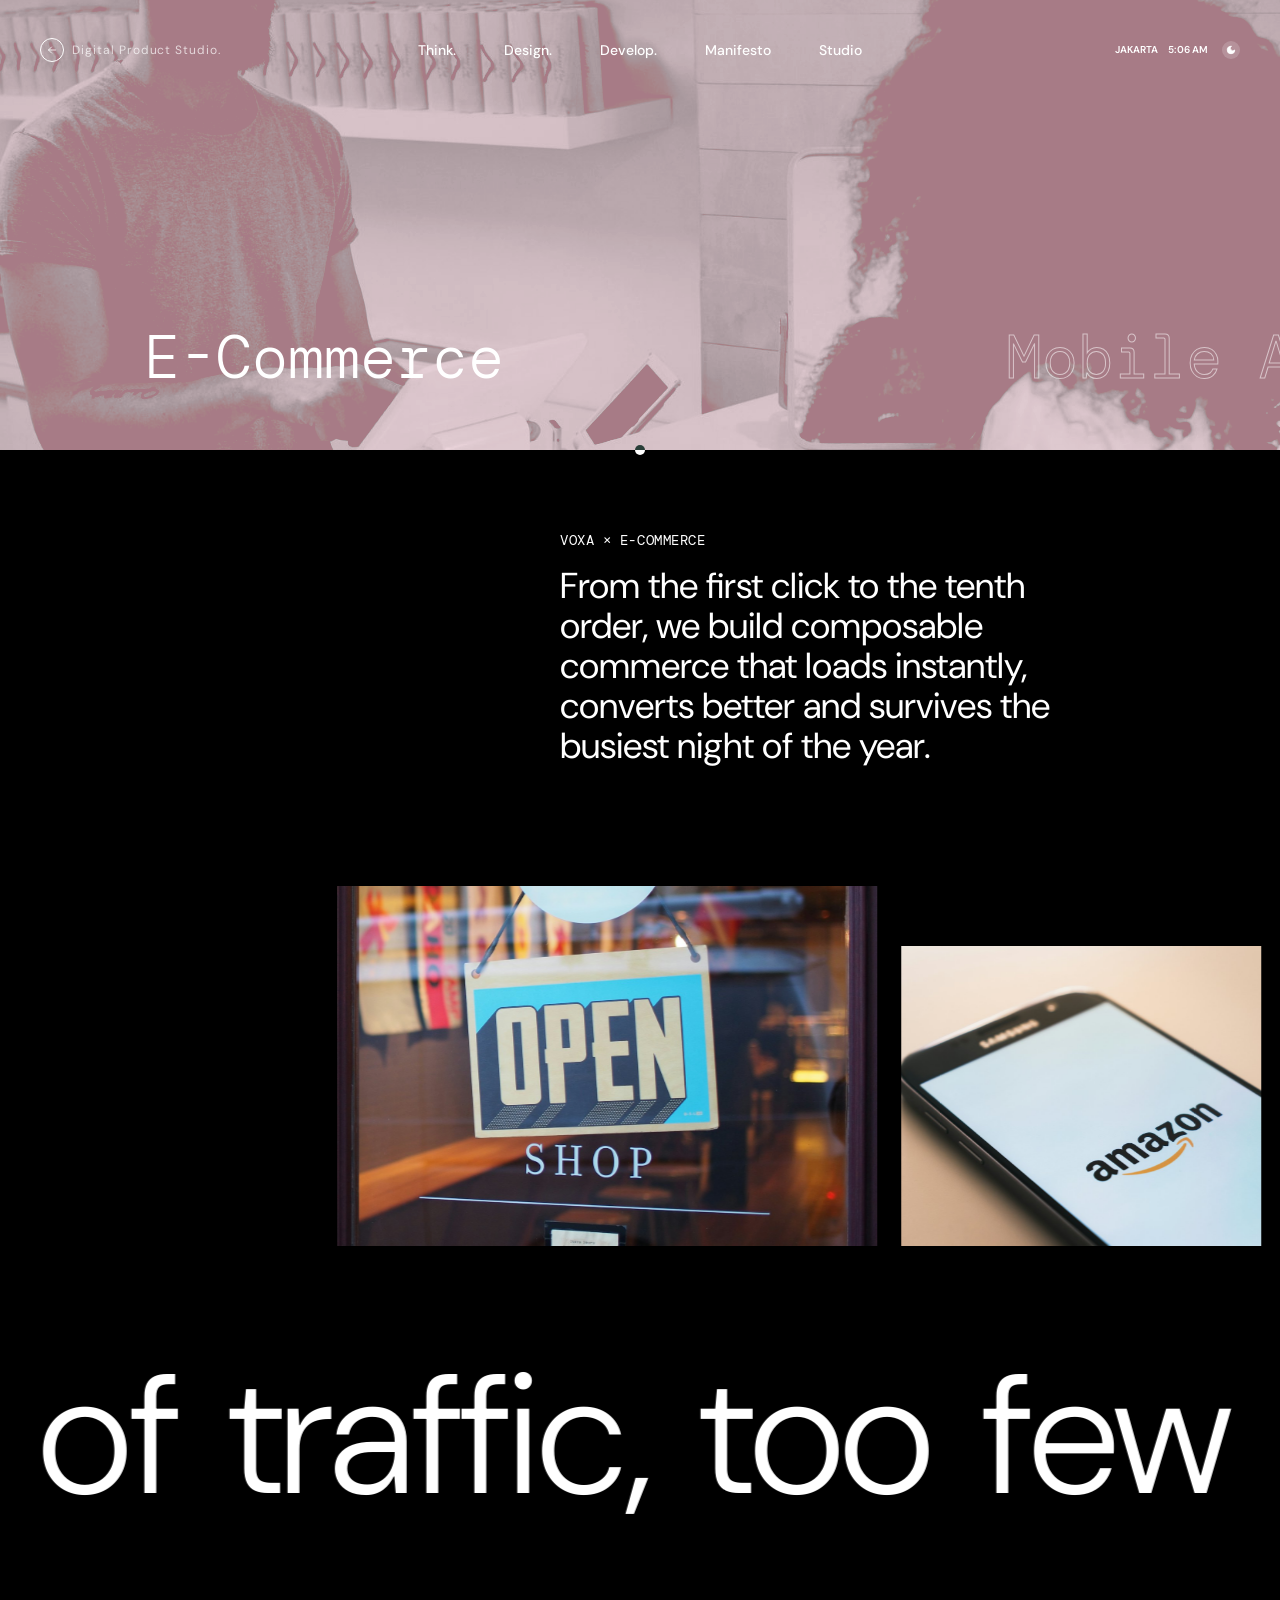
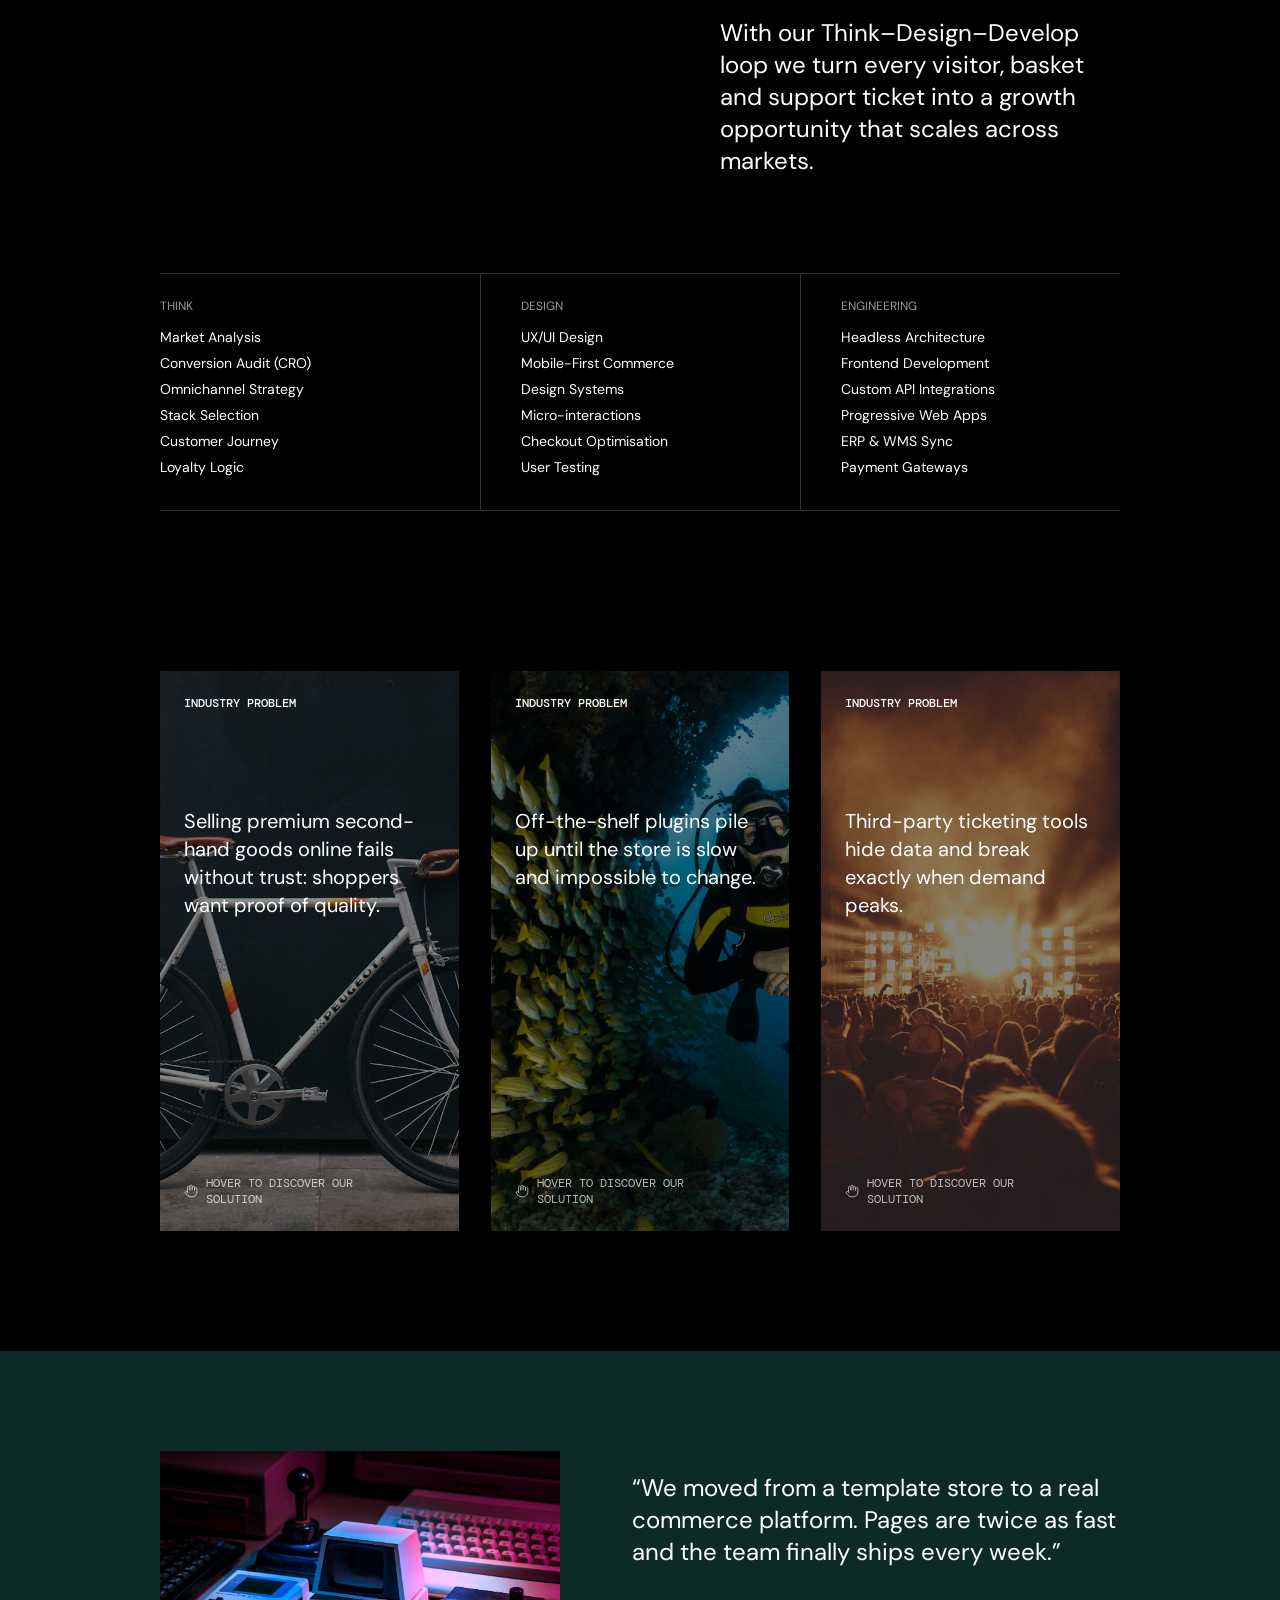
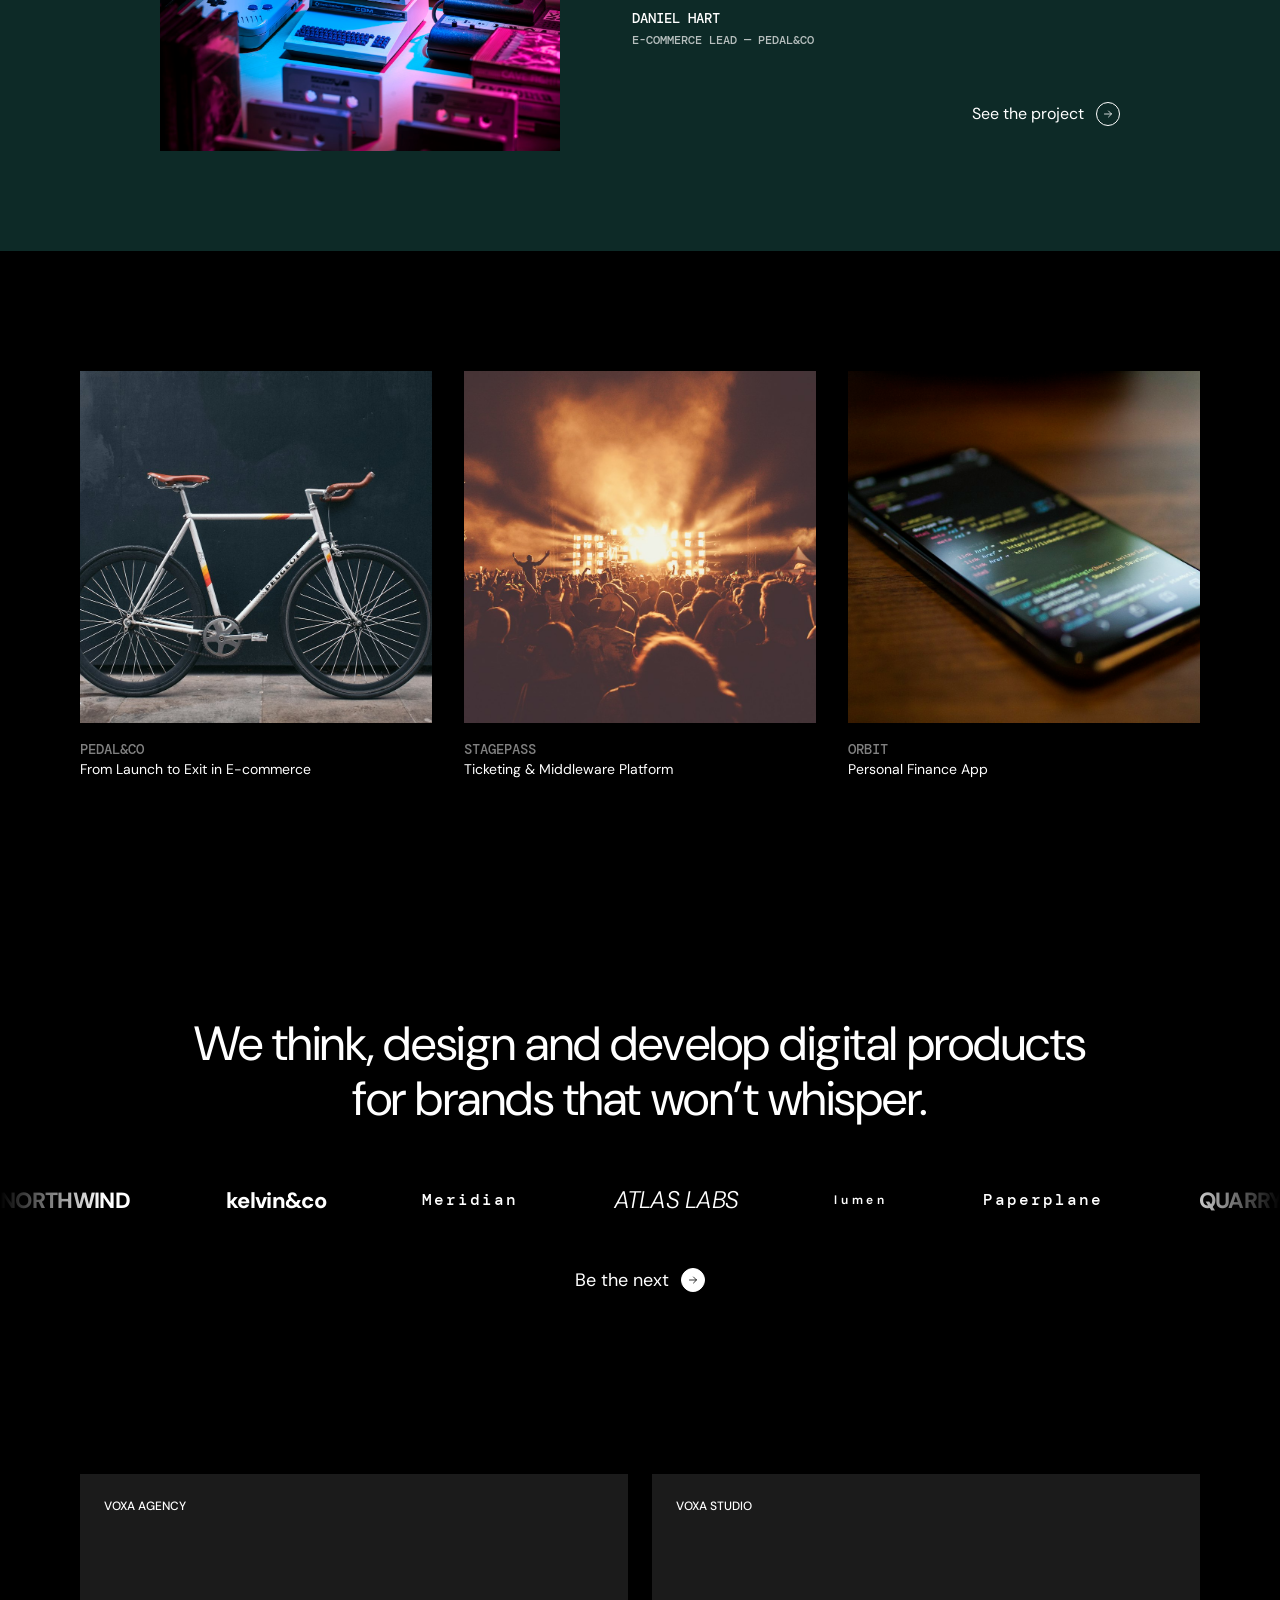
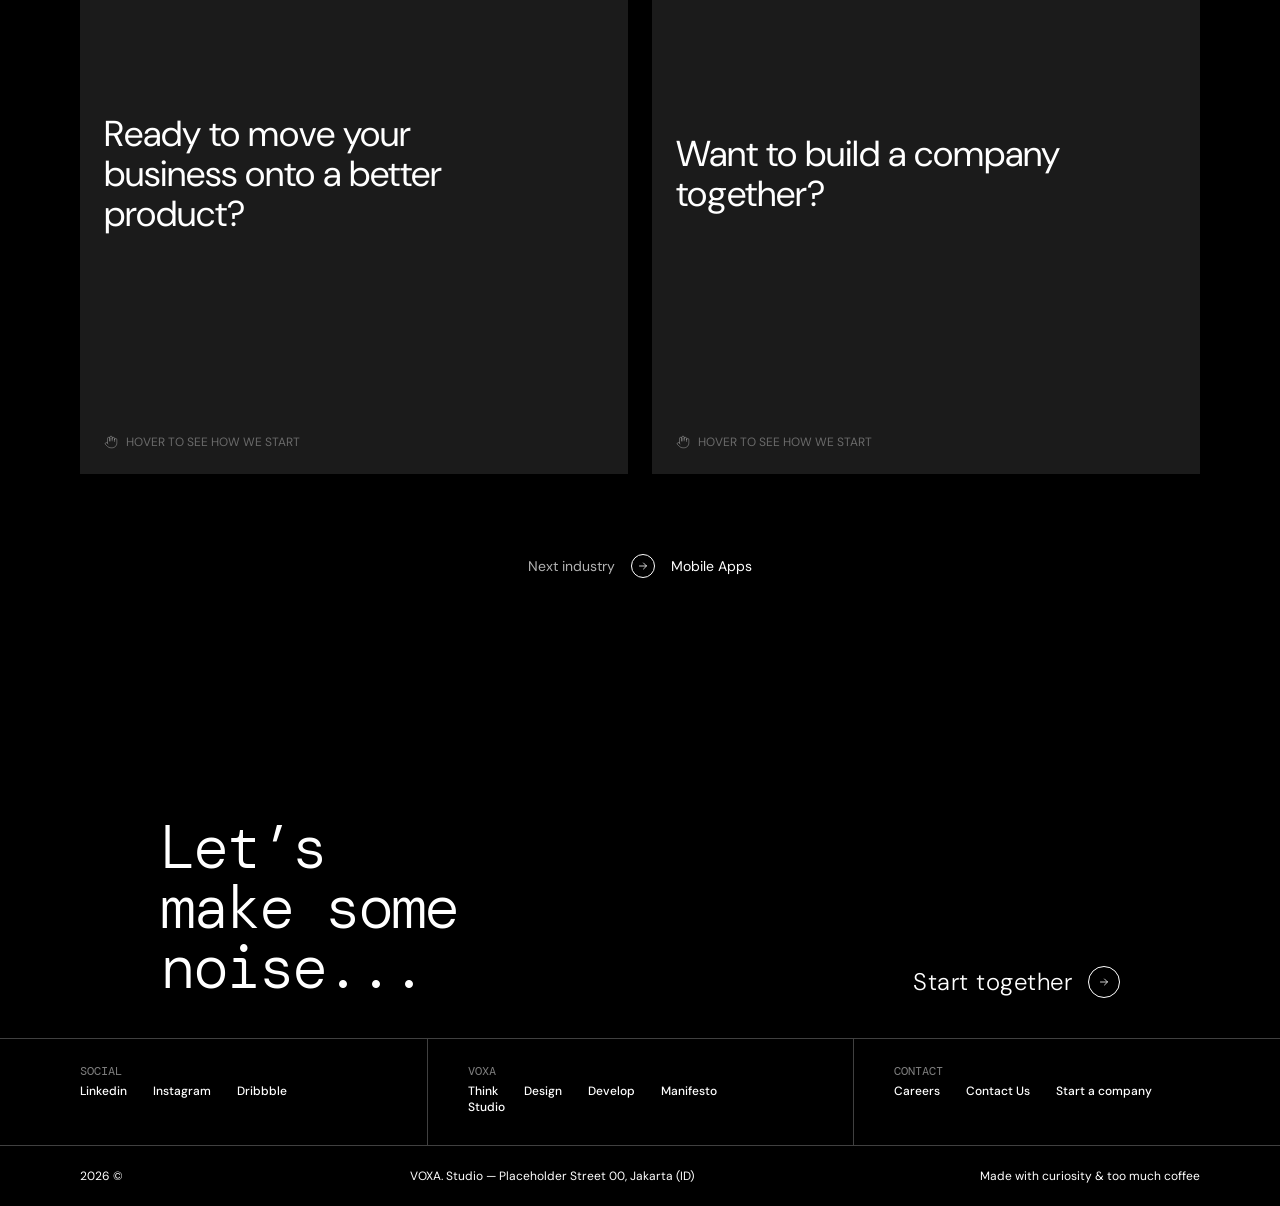
<file: industries/e-commerce.html>
<!doctype html>
<html lang="en">
<head>
<meta charset="utf-8">
<meta name="viewport" content="width=device-width, initial-scale=1">
<title>E-Commerce | VOXA</title>
<meta name="description" content="From the first click to the tenth order, we build composable commerce that loads instantly, converts better and survives the busiest night of the year.">
<meta name="theme-color" content="#000000">
<link rel="icon" href="../assets/favicon.svg" type="image/svg+xml">
<link rel="preconnect" href="https://fonts.googleapis.com">
<link rel="preconnect" href="https://fonts.gstatic.com" crossorigin>
<link rel="stylesheet" href="https://fonts.googleapis.com/css2?family=DM+Mono:wght@300;400;500&family=DM+Sans:opsz,wght@9..40,100..1000&display=swap">
<link rel="stylesheet" href="../css/core.css">
<link rel="stylesheet" href="../css/pillar.css">
<link rel="stylesheet" href="../css/industry.css">
</head>
<body class="industry" data-tint="[0.05,0.05,0.06]" data-hi="[0.45,0.45,0.5]">
<canvas class="fluid" aria-hidden="true"></canvas>


<header class="header">
  <a href="../index.html" class="brand" aria-label="VOXA. home"><span class="brand__back"><svg viewBox="0 0 24 24" fill="none" stroke="currentColor" stroke-width="1.6" stroke-linecap="round" stroke-linejoin="round"><path d="M19 12H5M11 18l-6-6 6-6"/></svg></span><span class="brand__tag">Digital Product Studio.</span></a>
  <nav class="nav" aria-label="Main"><a href="../pillars/think.html"><svg class="nav__ring" viewBox="0 0 50 50"><circle cx="25" cy="25" r="24"/></svg><span>Think.</span></a><a href="../pillars/design.html"><svg class="nav__ring" viewBox="0 0 50 50"><circle cx="25" cy="25" r="24"/></svg><span>Design.</span></a><a href="../pillars/develop.html"><svg class="nav__ring" viewBox="0 0 50 50"><circle cx="25" cy="25" r="24"/></svg><span>Develop.</span></a><a href="../manifesto.html"><svg class="nav__ring" viewBox="0 0 50 50"><circle cx="25" cy="25" r="24"/></svg><span>Manifesto</span></a><a href="../studio.html"><svg class="nav__ring" viewBox="0 0 50 50"><circle cx="25" cy="25" r="24"/></svg><span>Studio</span></a></nav>
  <div class="hdr-right"><span>JAKARTA</span><span class="time" data-clock>--:--</span><button class="theme-btn" data-theme-toggle aria-label="Toggle fluid theme"><svg viewBox="0 0 24 24" fill="#fff" stroke="currentColor" stroke-width="2" stroke-linecap="round" stroke-linejoin="round"><path d="M12 3a6 6 0 0 0 9 9 9 9 0 1 1-9-9Z"/></svg></button></div>
  <button class="burger" aria-label="Toggle menu" aria-expanded="false"><i></i><i></i><i></i></button>
</header>
<nav class="mmenu" aria-label="Mobile"><a href="../pillars/think.html">Think.</a><a href="../pillars/design.html">Design.</a><a href="../pillars/develop.html">Develop.</a><a href="../manifesto.html">Manifesto</a><a href="../studio.html">Studio</a>
  <div class="hdr-right"><span>JAKARTA</span><span class="time" data-clock>--:--</span><button class="theme-btn" data-theme-toggle aria-label="Toggle fluid theme"><svg viewBox="0 0 24 24" fill="#fff" stroke="currentColor" stroke-width="2" stroke-linecap="round" stroke-linejoin="round"><path d="M12 3a6 6 0 0 0 9 9 9 9 0 1 1-9-9Z"/></svg></button></div>
</nav>
<main class="page">
  <section class="i-hero" style="--hi:#f7dfe6;--lo:#a77b86" data-next="../industries/mobile-apps.html">
    <div class="i-hero__bg"><img src="../assets/img/commerce.jpg" alt="" draggable="false"></div>
    <div class="i-hero__titles">
      <h1 class="i-hero__t i-hero__t--cur" data-scramble>E-Commerce</h1>
      <a href="../industries/mobile-apps.html" class="i-hero__t i-hero__t--next" aria-label="Next industry: Mobile Apps">Mobile Apps</a>
    </div>
  </section>

  <div class="dark-body">
    <section class="i-intro"><div></div><div data-reveal><p class="kick">VOXA × E-COMMERCE</p><p class="big">From the first click to the tenth order, we build composable commerce that loads instantly, converts better and survives the busiest night of the year.</p></div></section>

    <div class="i-strip" data-bigline><div class="i-strip__track"><figure><img src="../assets/img/shopping.jpg" alt="" loading="lazy"></figure><figure><img src="../assets/img/bags.jpg" alt="" loading="lazy"></figure><figure><img src="../assets/img/card.jpg" alt="" loading="lazy"></figure><figure><img src="../assets/img/commerce-2.jpg" alt="" loading="lazy"></figure><figure><img src="../assets/img/laptops.jpg" alt="" loading="lazy"></figure></div></div>

    <div class="bigline" data-bigline><div class="bigline__track"><span>Lots</span><span>of</span><span>traffic,</span><span>too</span><span>few</span><span>checkouts.</span></div></div>

    <section class="i-method">
      <p data-reveal>With our Think–Design–Develop loop we turn every visitor, basket and support ticket into a growth opportunity that scales across markets.</p>
      <div class="i-cols"><div><h4>Think</h4><ul><li>Market Analysis</li><li>Conversion Audit (CRO)</li><li>Omnichannel Strategy</li><li>Stack Selection</li><li>Customer Journey</li><li>Loyalty Logic</li></ul></div><div><h4>Design</h4><ul><li>UX/UI Design</li><li>Mobile-First Commerce</li><li>Design Systems</li><li>Micro-interactions</li><li>Checkout Optimisation</li><li>User Testing</li></ul></div><div><h4>Engineering</h4><ul><li>Headless Architecture</li><li>Frontend Development</li><li>Custom API Integrations</li><li>Progressive Web Apps</li><li>ERP & WMS Sync</li><li>Payment Gateways</li></ul></div></div>
    </section>

    <section class="i-problems">
      <article class="i-prob" data-reveal>
        <span class="i-prob__bg"><img src="../assets/img/bike.jpg" alt="" loading="lazy"></span>
        <p class="i-prob__k">INDUSTRY PROBLEM</p>
        <p class="i-prob__txt">Selling premium second-hand goods online fails without trust: shoppers want proof of quality.</p>
        <p class="i-prob__sol">Certified listings, inspection reports and a checkout that explains every guarantee.</p>
        <p class="i-prob__hint"><svg viewBox="0 0 24 24" fill="none" stroke="currentColor" stroke-width="1.5" stroke-linecap="round" stroke-linejoin="round"><path d="M18 11V6a2 2 0 0 0-4 0v1M14 10V4a2 2 0 0 0-4 0v6M10 10.5V6a2 2 0 0 0-4 0v8"/><path d="M18 8a2 2 0 1 1 4 0v6a8 8 0 0 1-8 8h-2c-2.8 0-4.5-.9-5.9-2.3l-3.6-3.6a2 2 0 0 1 2.8-2.8L7 15"/></svg>Hover to discover our solution</p>
      </article><article class="i-prob" data-reveal>
        <span class="i-prob__bg"><img src="../assets/img/island.jpg" alt="" loading="lazy"></span>
        <p class="i-prob__k">INDUSTRY PROBLEM</p>
        <p class="i-prob__txt">Off-the-shelf plugins pile up until the store is slow and impossible to change.</p>
        <p class="i-prob__sol">A headless front end on a clean API, so features ship without breaking checkout.</p>
        <p class="i-prob__hint"><svg viewBox="0 0 24 24" fill="none" stroke="currentColor" stroke-width="1.5" stroke-linecap="round" stroke-linejoin="round"><path d="M18 11V6a2 2 0 0 0-4 0v1M14 10V4a2 2 0 0 0-4 0v6M10 10.5V6a2 2 0 0 0-4 0v8"/><path d="M18 8a2 2 0 1 1 4 0v6a8 8 0 0 1-8 8h-2c-2.8 0-4.5-.9-5.9-2.3l-3.6-3.6a2 2 0 0 1 2.8-2.8L7 15"/></svg>Hover to discover our solution</p>
      </article><article class="i-prob" data-reveal>
        <span class="i-prob__bg"><img src="../assets/img/concert.jpg" alt="" loading="lazy"></span>
        <p class="i-prob__k">INDUSTRY PROBLEM</p>
        <p class="i-prob__txt">Third-party ticketing tools hide data and break exactly when demand peaks.</p>
        <p class="i-prob__sol">Custom middleware that owns the data and scales with the queue.</p>
        <p class="i-prob__hint"><svg viewBox="0 0 24 24" fill="none" stroke="currentColor" stroke-width="1.5" stroke-linecap="round" stroke-linejoin="round"><path d="M18 11V6a2 2 0 0 0-4 0v1M14 10V4a2 2 0 0 0-4 0v6M10 10.5V6a2 2 0 0 0-4 0v8"/><path d="M18 8a2 2 0 1 1 4 0v6a8 8 0 0 1-8 8h-2c-2.8 0-4.5-.9-5.9-2.3l-3.6-3.6a2 2 0 0 1 2.8-2.8L7 15"/></svg>Hover to discover our solution</p>
      </article>
    </section>

    <section class="i-quote">
      <figure data-reveal><img src="../assets/img/retro.jpg" alt="" loading="lazy"></figure>
      <div data-reveal>
        <blockquote>We moved from a template store to a real commerce platform. Pages are twice as fast and the team finally ships every week.</blockquote>
        <cite>Daniel Hart<small>E-commerce Lead — Pedal&Co</small></cite>
        <a href="../contact.html" class="alink">See the project <span class="circ "><svg viewBox="0 0 24 24" fill="none" stroke="currentColor" stroke-width="1.6" stroke-linecap="round" stroke-linejoin="round"><path d="M5 12h14M13 6l6 6-6 6"/></svg></span></a>
      </div>
    </section>

    <div class="wrap">
<div class="inner">
  
  <div class="cases">
    <a href="../contact.html" class="case" data-reveal><div class="case__img"><img src="../assets/img/bike.jpg" alt="Pedal&Co" loading="lazy"></div><p class="case__name">Pedal&Co</p><p class="case__sub">From Launch to Exit in E-commerce</p><span class="circ "><svg viewBox="0 0 24 24" fill="none" stroke="currentColor" stroke-width="1.6" stroke-linecap="round" stroke-linejoin="round"><path d="M5 12h14M13 6l6 6-6 6"/></svg></span></a><a href="../contact.html" class="case" data-reveal><div class="case__img"><img src="../assets/img/concert.jpg" alt="Stagepass" loading="lazy"></div><p class="case__name">Stagepass</p><p class="case__sub">Ticketing & Middleware Platform</p><span class="circ "><svg viewBox="0 0 24 24" fill="none" stroke="currentColor" stroke-width="1.6" stroke-linecap="round" stroke-linejoin="round"><path d="M5 12h14M13 6l6 6-6 6"/></svg></span></a><a href="../contact.html" class="case" data-reveal><div class="case__img"><img src="../assets/img/phone-2.jpg" alt="Orbit" loading="lazy"></div><p class="case__name">Orbit</p><p class="case__sub">Personal Finance App</p><span class="circ "><svg viewBox="0 0 24 24" fill="none" stroke="currentColor" stroke-width="1.6" stroke-linecap="round" stroke-linejoin="round"><path d="M5 12h14M13 6l6 6-6 6"/></svg></span></a>
  </div>
</div></div>
    
<section class="brands">
  <h3 data-reveal>We think, design and develop digital products for brands that won’t whisper.</h3>
  <div class="brands__row"><div class="brands__track"><span>NORTHWIND</span><span>kelvin&co</span><span>Meridian</span><span>ATLAS LABS</span><span>lumen</span><span>Paperplane</span><span>QUARRY</span><span>Halcyon</span><span>OPAL</span><span>brightside</span><span>Tandem</span><span>VERTEX</span></div></div>
  <a href="../contact.html" class="alink">Be the next <span class="circ circ--fill"><svg viewBox="0 0 24 24" fill="none" stroke="currentColor" stroke-width="1.6" stroke-linecap="round" stroke-linejoin="round"><path d="M5 12h14M13 6l6 6-6 6"/></svg></span></a>
</section>
    <div class="wrap">
<div class="inner ctas">
  <a href="../contact.html?c=business" class="ctacard">
    <span class="ctacard__k">VOXA AGENCY</span>
    <p class="ctacard__q">Ready to move your business onto a better product?</p>
    <span class="ctacard__hint"><svg viewBox="0 0 24 24" fill="none" stroke="currentColor" stroke-width="1.5" stroke-linecap="round" stroke-linejoin="round"><path d="M18 11V6a2 2 0 0 0-4 0v1M14 10V4a2 2 0 0 0-4 0v6M10 10.5V6a2 2 0 0 0-4 0v8"/><path d="M18 8a2 2 0 1 1 4 0v6a8 8 0 0 1-8 8h-2c-2.8 0-4.5-.9-5.9-2.3l-3.6-3.6a2 2 0 0 1 2.8-2.8L7 15"/></svg>Hover to see how we start</span>
    <span class="ctacard__bg"><img src="../assets/img/building.jpg" alt="" loading="lazy" style="filter:sepia(.6) brightness(.55)"></span>
    <span class="ctacard__alt">Tell us where your product hurts. We map the fix, the team and the timeline in one call.</span>
    <span class="ctacard__go">Send your brief <span class="circ "><svg viewBox="0 0 24 24" fill="none" stroke="currentColor" stroke-width="1.6" stroke-linecap="round" stroke-linejoin="round"><path d="M5 12h14M13 6l6 6-6 6"/></svg></span></span>
  </a>
  <a href="../contact.html?c=startup" class="ctacard">
    <span class="ctacard__k">VOXA STUDIO</span>
    <p class="ctacard__q">Want to build a company together?</p>
    <span class="ctacard__hint"><svg viewBox="0 0 24 24" fill="none" stroke="currentColor" stroke-width="1.5" stroke-linecap="round" stroke-linejoin="round"><path d="M18 11V6a2 2 0 0 0-4 0v1M14 10V4a2 2 0 0 0-4 0v6M10 10.5V6a2 2 0 0 0-4 0v8"/><path d="M18 8a2 2 0 1 1 4 0v6a8 8 0 0 1-8 8h-2c-2.8 0-4.5-.9-5.9-2.3l-3.6-3.6a2 2 0 0 1 2.8-2.8L7 15"/></svg>Hover to see how we start</span>
    <span class="ctacard__bg"><img src="../assets/img/gradient-3.jpg" alt="" loading="lazy"></span>
    <span class="ctacard__alt">Have the market knowledge but not the tech team? We join as co-founders and build it with you.</span>
    <span class="ctacard__go">Pitch your idea <span class="circ "><svg viewBox="0 0 24 24" fill="none" stroke="currentColor" stroke-width="1.6" stroke-linecap="round" stroke-linejoin="round"><path d="M5 12h14M13 6l6 6-6 6"/></svg></span></span>
  </a>
</div><a href="../industries/mobile-apps.html" class="nextlink"><b>Next industry</b><span class="circ "><svg viewBox="0 0 24 24" fill="none" stroke="currentColor" stroke-width="1.6" stroke-linecap="round" stroke-linejoin="round"><path d="M5 12h14M13 6l6 6-6 6"/></svg></span><span>Mobile Apps</span></a></div>
  </div>
  
<footer class="footer">
  <div class="footer__top">
    <p class="footer__claim">Let’s make some noise...</p>
    <a href="../contact.html" class="footer__work">Start together <span class="circ "><svg viewBox="0 0 24 24" fill="none" stroke="currentColor" stroke-width="1.6" stroke-linecap="round" stroke-linejoin="round"><path d="M5 12h14M13 6l6 6-6 6"/></svg></span></a>
  </div>
  <div class="footer__cols">
    <div class="footer__col"><h6>Social</h6><div><a href="#">Linkedin</a><a href="#">Instagram</a><a href="#">Dribbble</a></div></div>
    <div class="footer__col"><h6>VOXA</h6><div><a href="../pillars/think.html">Think</a><a href="../pillars/design.html">Design</a><a href="../pillars/develop.html">Develop</a><a href="../manifesto.html">Manifesto</a><a href="../studio.html">Studio</a></div></div>
    <div class="footer__col"><h6>Contact</h6><div><a href="../contact.html?c=career">Careers</a><a href="../contact.html">Contact Us</a><a href="../contact.html?c=startup">Start a company</a></div></div>
  </div>
  <div class="footer__bar"><span><span data-year></span> ©</span><span>VOXA. Studio — Placeholder Street 00, Jakarta (ID)</span><span>Made with curiosity &amp; too much coffee</span></div>
</footer>
</main>
<script src="../js/fluid.js"></script>
<script src="../js/core.js"></script>
<script src="../js/industry.js"></script>
</body>
</html>
</file>
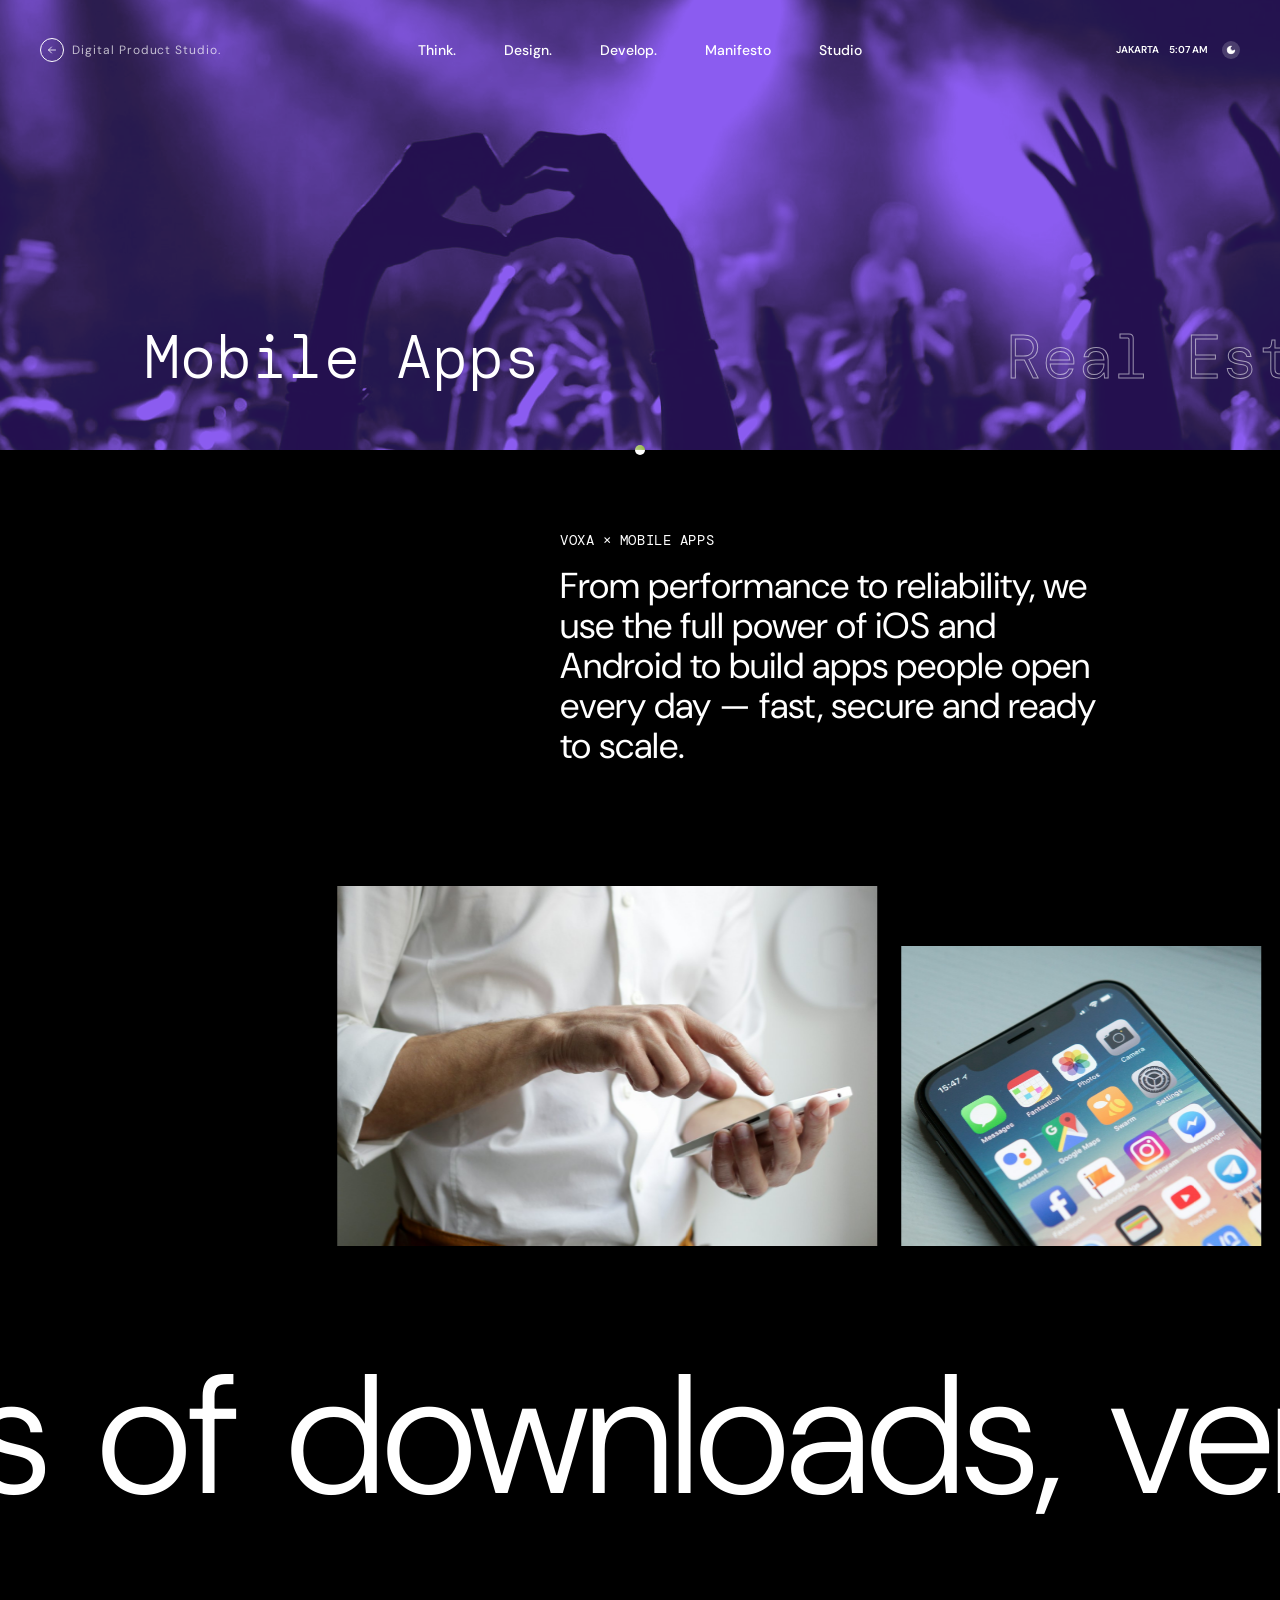
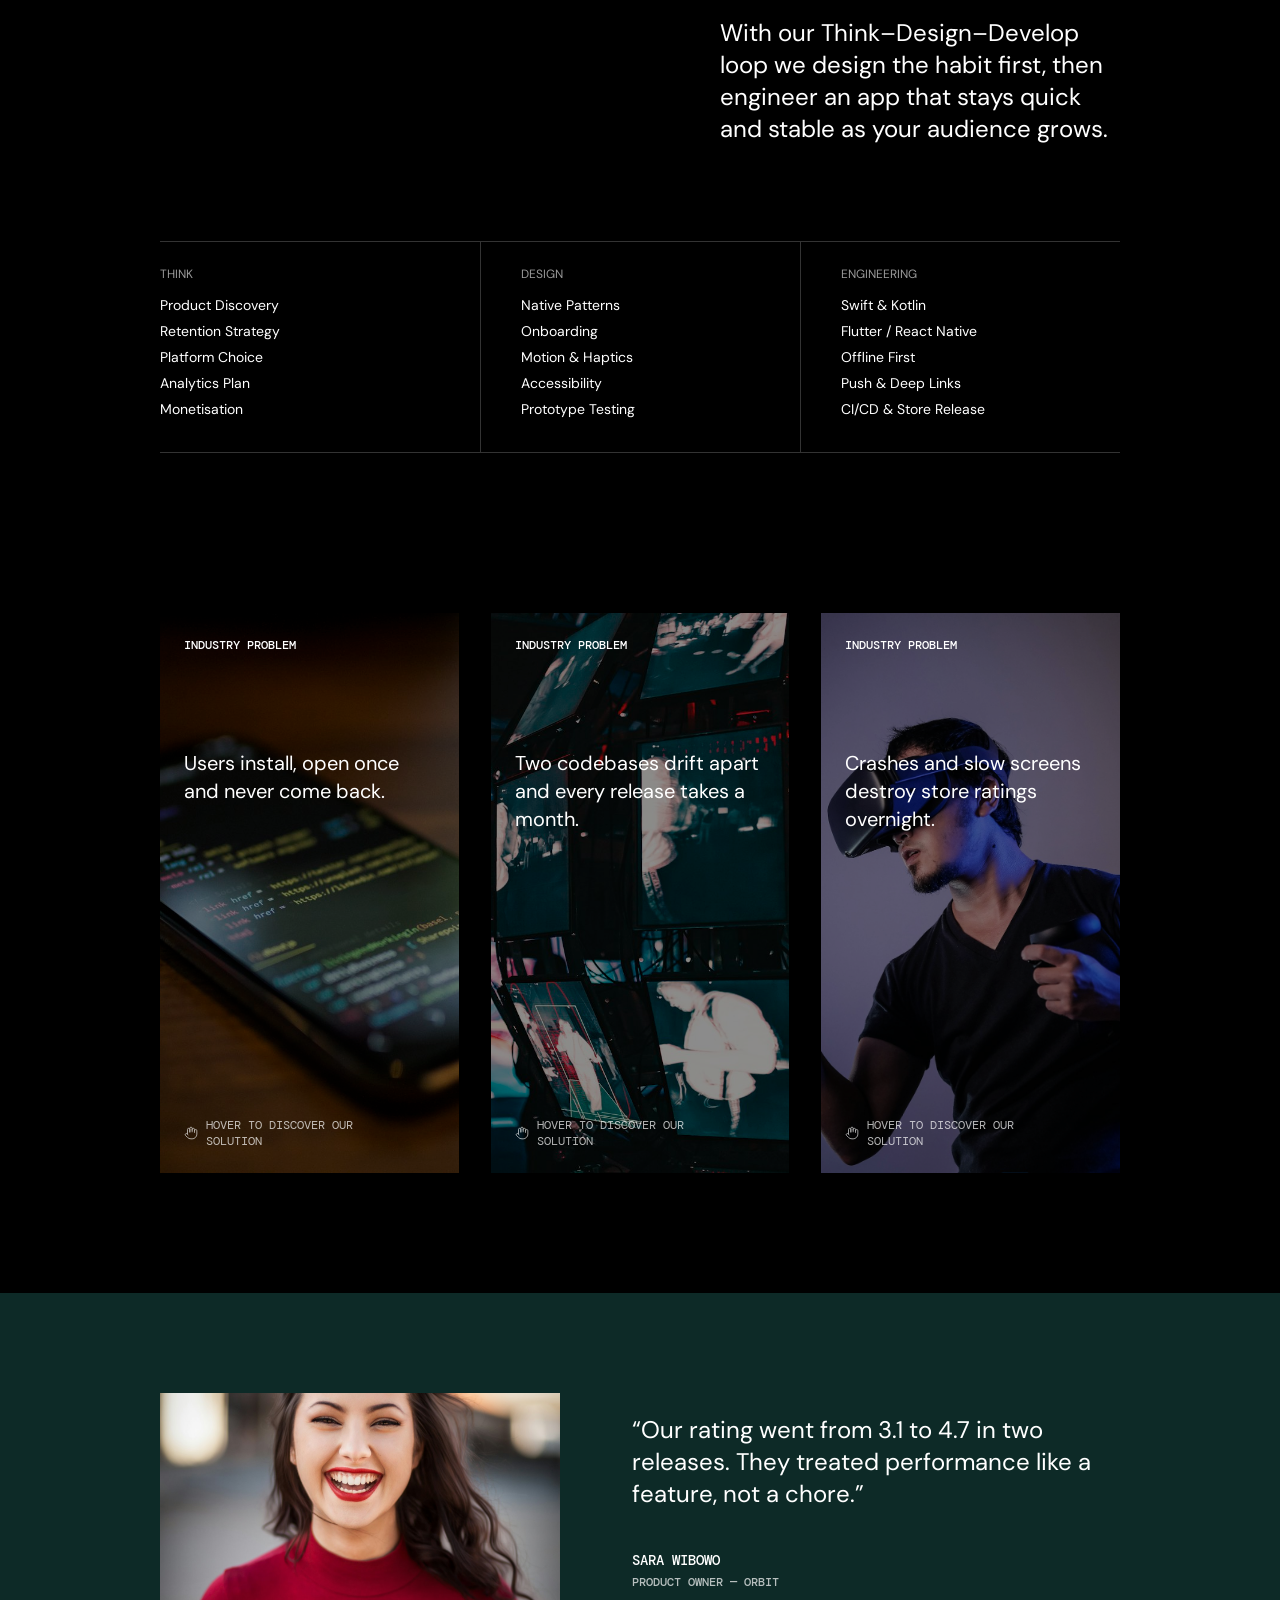
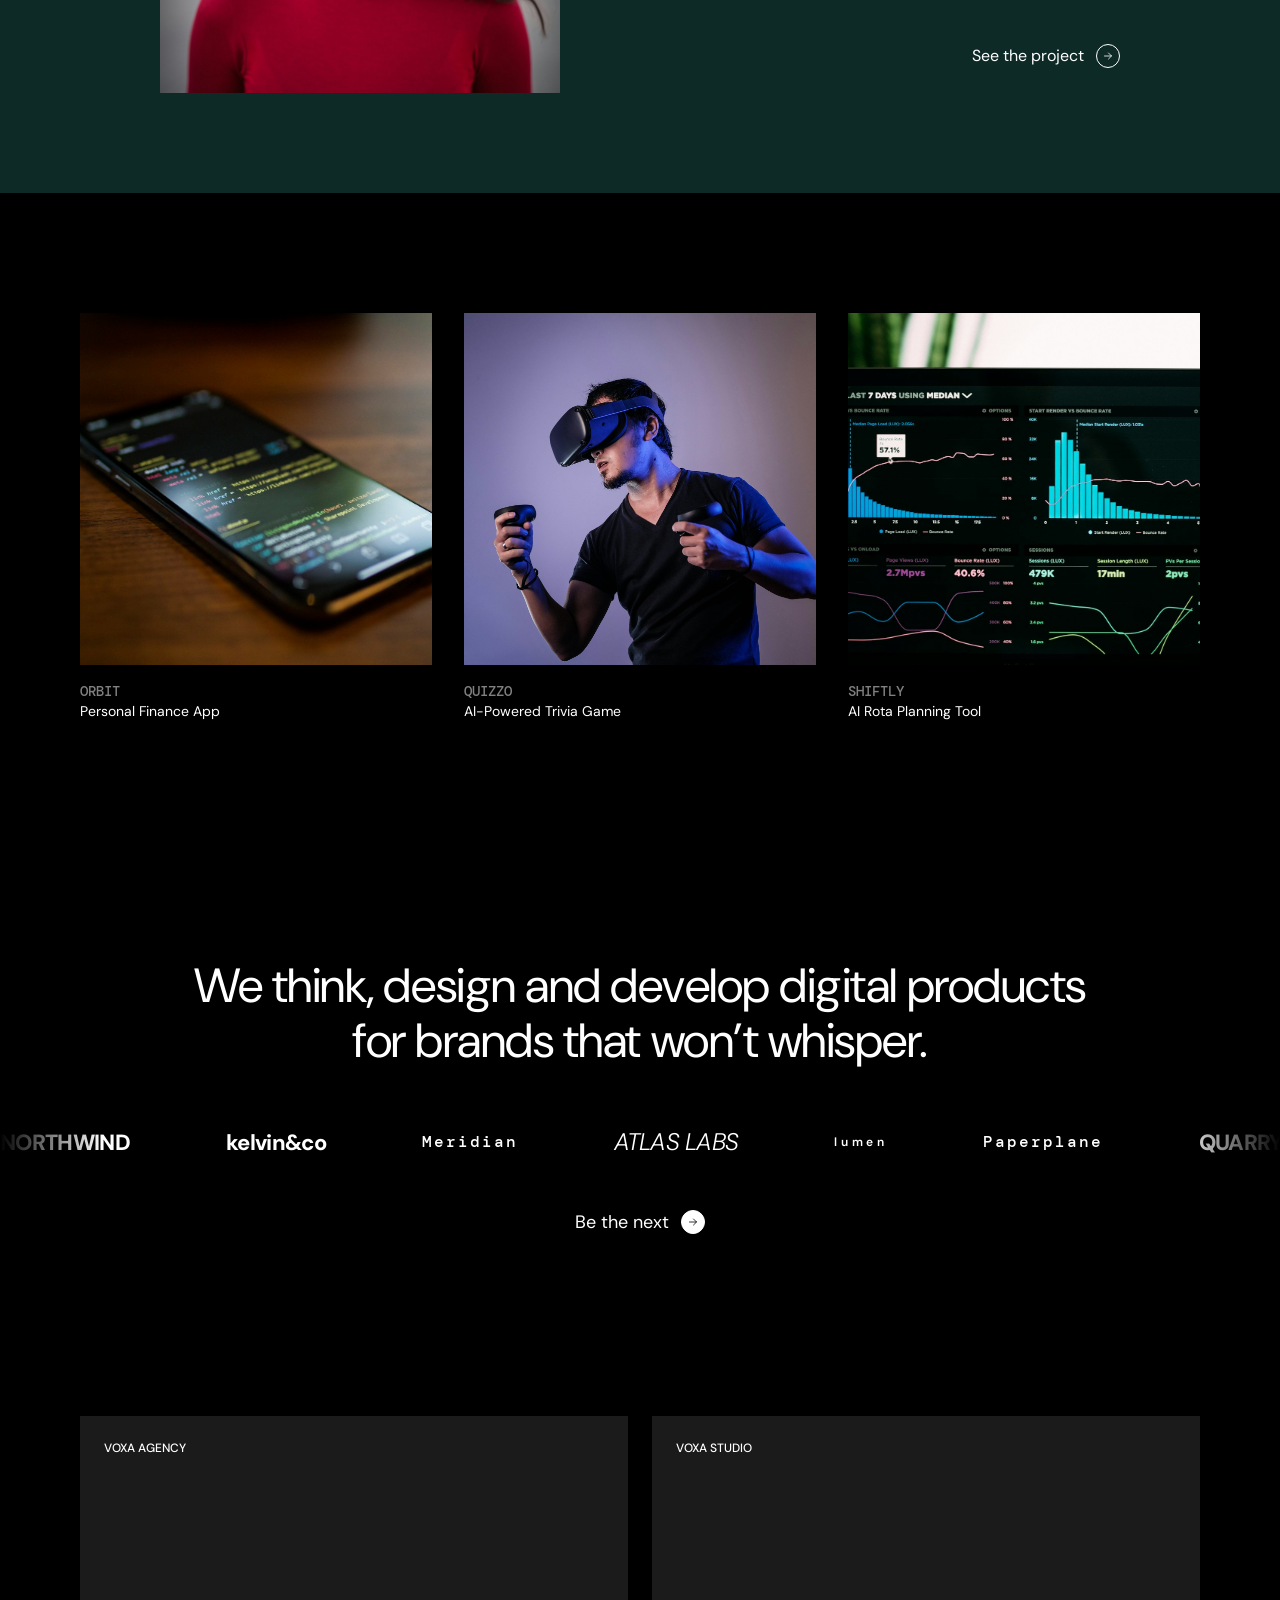
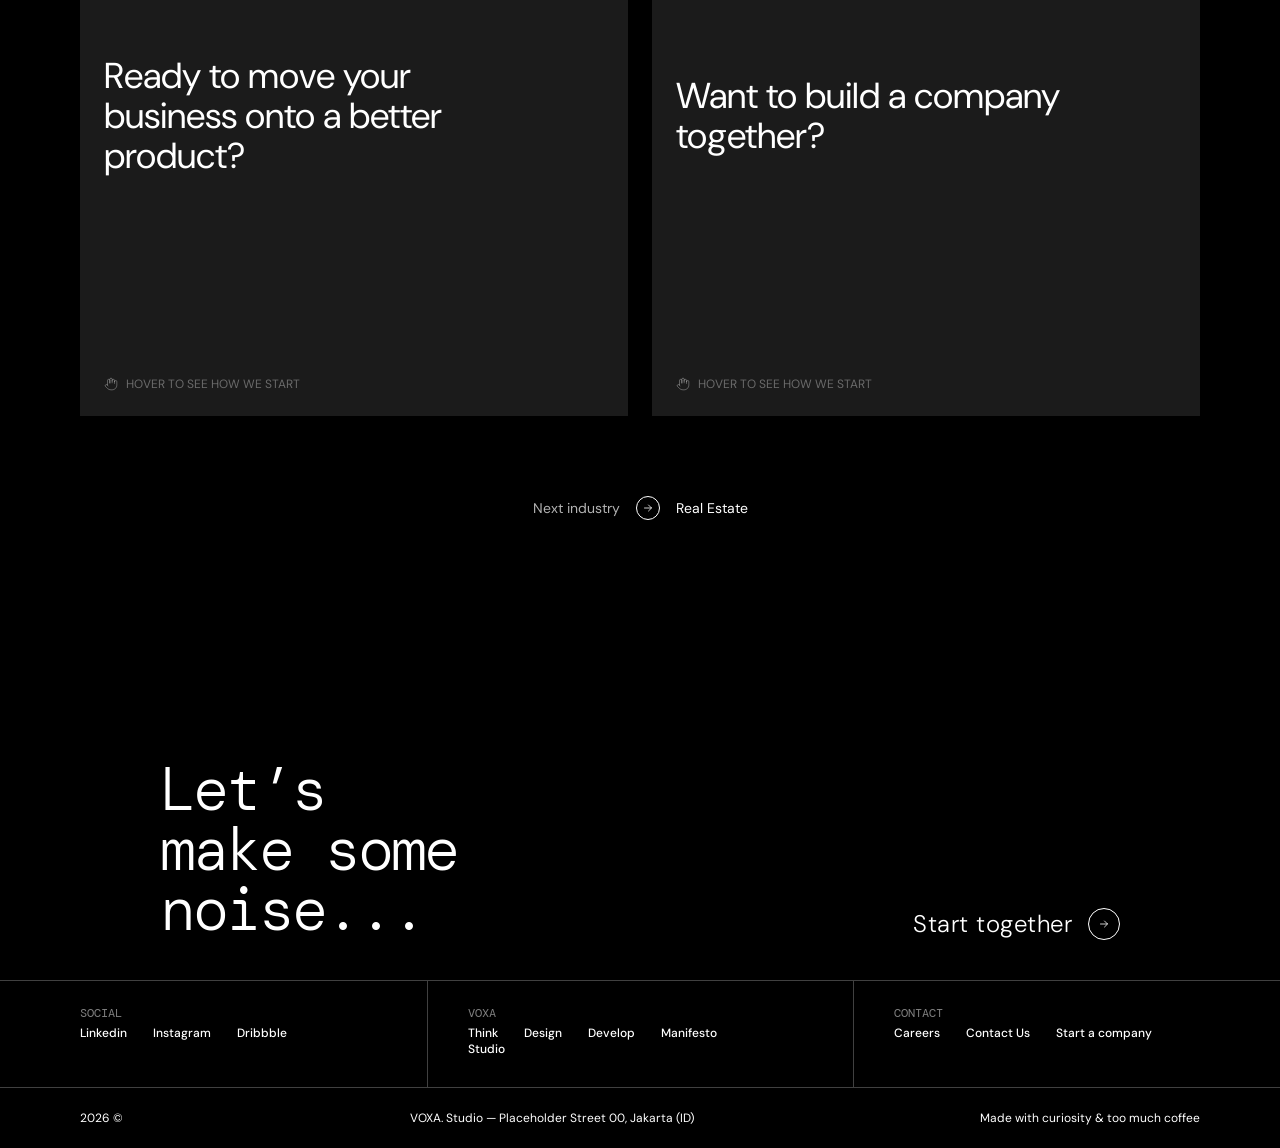
<file: industries/mobile-apps.html>
<!doctype html>
<html lang="en">
<head>
<meta charset="utf-8">
<meta name="viewport" content="width=device-width, initial-scale=1">
<title>Mobile Apps | VOXA</title>
<meta name="description" content="From performance to reliability, we use the full power of iOS and Android to build apps people open every day — fast, secure and ready to scale.">
<meta name="theme-color" content="#000000">
<link rel="icon" href="../assets/favicon.svg" type="image/svg+xml">
<link rel="preconnect" href="https://fonts.googleapis.com">
<link rel="preconnect" href="https://fonts.gstatic.com" crossorigin>
<link rel="stylesheet" href="https://fonts.googleapis.com/css2?family=DM+Mono:wght@300;400;500&family=DM+Sans:opsz,wght@9..40,100..1000&display=swap">
<link rel="stylesheet" href="../css/core.css">
<link rel="stylesheet" href="../css/pillar.css">
<link rel="stylesheet" href="../css/industry.css">
</head>
<body class="industry" data-tint="[0.05,0.05,0.06]" data-hi="[0.45,0.45,0.5]">
<canvas class="fluid" aria-hidden="true"></canvas>


<header class="header">
  <a href="../index.html" class="brand" aria-label="VOXA. home"><span class="brand__back"><svg viewBox="0 0 24 24" fill="none" stroke="currentColor" stroke-width="1.6" stroke-linecap="round" stroke-linejoin="round"><path d="M19 12H5M11 18l-6-6 6-6"/></svg></span><span class="brand__tag">Digital Product Studio.</span></a>
  <nav class="nav" aria-label="Main"><a href="../pillars/think.html"><svg class="nav__ring" viewBox="0 0 50 50"><circle cx="25" cy="25" r="24"/></svg><span>Think.</span></a><a href="../pillars/design.html"><svg class="nav__ring" viewBox="0 0 50 50"><circle cx="25" cy="25" r="24"/></svg><span>Design.</span></a><a href="../pillars/develop.html"><svg class="nav__ring" viewBox="0 0 50 50"><circle cx="25" cy="25" r="24"/></svg><span>Develop.</span></a><a href="../manifesto.html"><svg class="nav__ring" viewBox="0 0 50 50"><circle cx="25" cy="25" r="24"/></svg><span>Manifesto</span></a><a href="../studio.html"><svg class="nav__ring" viewBox="0 0 50 50"><circle cx="25" cy="25" r="24"/></svg><span>Studio</span></a></nav>
  <div class="hdr-right"><span>JAKARTA</span><span class="time" data-clock>--:--</span><button class="theme-btn" data-theme-toggle aria-label="Toggle fluid theme"><svg viewBox="0 0 24 24" fill="#fff" stroke="currentColor" stroke-width="2" stroke-linecap="round" stroke-linejoin="round"><path d="M12 3a6 6 0 0 0 9 9 9 9 0 1 1-9-9Z"/></svg></button></div>
  <button class="burger" aria-label="Toggle menu" aria-expanded="false"><i></i><i></i><i></i></button>
</header>
<nav class="mmenu" aria-label="Mobile"><a href="../pillars/think.html">Think.</a><a href="../pillars/design.html">Design.</a><a href="../pillars/develop.html">Develop.</a><a href="../manifesto.html">Manifesto</a><a href="../studio.html">Studio</a>
  <div class="hdr-right"><span>JAKARTA</span><span class="time" data-clock>--:--</span><button class="theme-btn" data-theme-toggle aria-label="Toggle fluid theme"><svg viewBox="0 0 24 24" fill="#fff" stroke="currentColor" stroke-width="2" stroke-linecap="round" stroke-linejoin="round"><path d="M12 3a6 6 0 0 0 9 9 9 9 0 1 1-9-9Z"/></svg></button></div>
</nav>
<main class="page">
  <section class="i-hero" style="--hi:#8b5cf0;--lo:#24104f" data-next="../industries/real-estate.html">
    <div class="i-hero__bg"><img src="../assets/img/crowd-phone.jpg" alt="" draggable="false"></div>
    <div class="i-hero__titles">
      <h1 class="i-hero__t i-hero__t--cur" data-scramble>Mobile Apps</h1>
      <a href="../industries/real-estate.html" class="i-hero__t i-hero__t--next" aria-label="Next industry: Real Estate">Real Estate</a>
    </div>
  </section>

  <div class="dark-body">
    <section class="i-intro"><div></div><div data-reveal><p class="kick">VOXA × MOBILE APPS</p><p class="big">From performance to reliability, we use the full power of iOS and Android to build apps people open every day — fast, secure and ready to scale.</p></div></section>

    <div class="i-strip" data-bigline><div class="i-strip__track"><figure><img src="../assets/img/phone.jpg" alt="" loading="lazy"></figure><figure><img src="../assets/img/mobile.jpg" alt="" loading="lazy"></figure><figure><img src="../assets/img/phone-2.jpg" alt="" loading="lazy"></figure><figure><img src="../assets/img/mobile-2.jpg" alt="" loading="lazy"></figure><figure><img src="../assets/img/screens.jpg" alt="" loading="lazy"></figure></div></div>

    <div class="bigline" data-bigline><div class="bigline__track"><span>Thousands</span><span>of</span><span>downloads,</span><span>very</span><span>few</span><span>daily</span><span>users.</span></div></div>

    <section class="i-method">
      <p data-reveal>With our Think–Design–Develop loop we design the habit first, then engineer an app that stays quick and stable as your audience grows.</p>
      <div class="i-cols"><div><h4>Think</h4><ul><li>Product Discovery</li><li>Retention Strategy</li><li>Platform Choice</li><li>Analytics Plan</li><li>Monetisation</li></ul></div><div><h4>Design</h4><ul><li>Native Patterns</li><li>Onboarding</li><li>Motion & Haptics</li><li>Accessibility</li><li>Prototype Testing</li></ul></div><div><h4>Engineering</h4><ul><li>Swift & Kotlin</li><li>Flutter / React Native</li><li>Offline First</li><li>Push & Deep Links</li><li>CI/CD & Store Release</li></ul></div></div>
    </section>

    <section class="i-problems">
      <article class="i-prob" data-reveal>
        <span class="i-prob__bg"><img src="../assets/img/phone-2.jpg" alt="" loading="lazy"></span>
        <p class="i-prob__k">INDUSTRY PROBLEM</p>
        <p class="i-prob__txt">Users install, open once and never come back.</p>
        <p class="i-prob__sol">Onboarding built around one quick win, plus notifications people actually want.</p>
        <p class="i-prob__hint"><svg viewBox="0 0 24 24" fill="none" stroke="currentColor" stroke-width="1.5" stroke-linecap="round" stroke-linejoin="round"><path d="M18 11V6a2 2 0 0 0-4 0v1M14 10V4a2 2 0 0 0-4 0v6M10 10.5V6a2 2 0 0 0-4 0v8"/><path d="M18 8a2 2 0 1 1 4 0v6a8 8 0 0 1-8 8h-2c-2.8 0-4.5-.9-5.9-2.3l-3.6-3.6a2 2 0 0 1 2.8-2.8L7 15"/></svg>Hover to discover our solution</p>
      </article><article class="i-prob" data-reveal>
        <span class="i-prob__bg"><img src="../assets/img/screens.jpg" alt="" loading="lazy"></span>
        <p class="i-prob__k">INDUSTRY PROBLEM</p>
        <p class="i-prob__txt">Two codebases drift apart and every release takes a month.</p>
        <p class="i-prob__sol">A shared core with native edges, released through one automated pipeline.</p>
        <p class="i-prob__hint"><svg viewBox="0 0 24 24" fill="none" stroke="currentColor" stroke-width="1.5" stroke-linecap="round" stroke-linejoin="round"><path d="M18 11V6a2 2 0 0 0-4 0v1M14 10V4a2 2 0 0 0-4 0v6M10 10.5V6a2 2 0 0 0-4 0v8"/><path d="M18 8a2 2 0 1 1 4 0v6a8 8 0 0 1-8 8h-2c-2.8 0-4.5-.9-5.9-2.3l-3.6-3.6a2 2 0 0 1 2.8-2.8L7 15"/></svg>Hover to discover our solution</p>
      </article><article class="i-prob" data-reveal>
        <span class="i-prob__bg"><img src="../assets/img/vr.jpg" alt="" loading="lazy"></span>
        <p class="i-prob__k">INDUSTRY PROBLEM</p>
        <p class="i-prob__txt">Crashes and slow screens destroy store ratings overnight.</p>
        <p class="i-prob__sol">Performance budgets, crash monitoring and staged rollouts on every release.</p>
        <p class="i-prob__hint"><svg viewBox="0 0 24 24" fill="none" stroke="currentColor" stroke-width="1.5" stroke-linecap="round" stroke-linejoin="round"><path d="M18 11V6a2 2 0 0 0-4 0v1M14 10V4a2 2 0 0 0-4 0v6M10 10.5V6a2 2 0 0 0-4 0v8"/><path d="M18 8a2 2 0 1 1 4 0v6a8 8 0 0 1-8 8h-2c-2.8 0-4.5-.9-5.9-2.3l-3.6-3.6a2 2 0 0 1 2.8-2.8L7 15"/></svg>Hover to discover our solution</p>
      </article>
    </section>

    <section class="i-quote">
      <figure data-reveal><img src="../assets/img/portrait-2.jpg" alt="" loading="lazy"></figure>
      <div data-reveal>
        <blockquote>Our rating went from 3.1 to 4.7 in two releases. They treated performance like a feature, not a chore.</blockquote>
        <cite>Sara Wibowo<small>Product Owner — Orbit</small></cite>
        <a href="../contact.html" class="alink">See the project <span class="circ "><svg viewBox="0 0 24 24" fill="none" stroke="currentColor" stroke-width="1.6" stroke-linecap="round" stroke-linejoin="round"><path d="M5 12h14M13 6l6 6-6 6"/></svg></span></a>
      </div>
    </section>

    <div class="wrap">
<div class="inner">
  
  <div class="cases">
    <a href="../contact.html" class="case" data-reveal><div class="case__img"><img src="../assets/img/phone-2.jpg" alt="Orbit" loading="lazy"></div><p class="case__name">Orbit</p><p class="case__sub">Personal Finance App</p><span class="circ "><svg viewBox="0 0 24 24" fill="none" stroke="currentColor" stroke-width="1.6" stroke-linecap="round" stroke-linejoin="round"><path d="M5 12h14M13 6l6 6-6 6"/></svg></span></a><a href="../contact.html" class="case" data-reveal><div class="case__img"><img src="../assets/img/vr.jpg" alt="Quizzo" loading="lazy"></div><p class="case__name">Quizzo</p><p class="case__sub">AI-Powered Trivia Game</p><span class="circ "><svg viewBox="0 0 24 24" fill="none" stroke="currentColor" stroke-width="1.6" stroke-linecap="round" stroke-linejoin="round"><path d="M5 12h14M13 6l6 6-6 6"/></svg></span></a><a href="../contact.html" class="case" data-reveal><div class="case__img"><img src="../assets/img/dashboard.jpg" alt="Shiftly" loading="lazy"></div><p class="case__name">Shiftly</p><p class="case__sub">AI Rota Planning Tool</p><span class="circ "><svg viewBox="0 0 24 24" fill="none" stroke="currentColor" stroke-width="1.6" stroke-linecap="round" stroke-linejoin="round"><path d="M5 12h14M13 6l6 6-6 6"/></svg></span></a>
  </div>
</div></div>
    
<section class="brands">
  <h3 data-reveal>We think, design and develop digital products for brands that won’t whisper.</h3>
  <div class="brands__row"><div class="brands__track"><span>NORTHWIND</span><span>kelvin&co</span><span>Meridian</span><span>ATLAS LABS</span><span>lumen</span><span>Paperplane</span><span>QUARRY</span><span>Halcyon</span><span>OPAL</span><span>brightside</span><span>Tandem</span><span>VERTEX</span></div></div>
  <a href="../contact.html" class="alink">Be the next <span class="circ circ--fill"><svg viewBox="0 0 24 24" fill="none" stroke="currentColor" stroke-width="1.6" stroke-linecap="round" stroke-linejoin="round"><path d="M5 12h14M13 6l6 6-6 6"/></svg></span></a>
</section>
    <div class="wrap">
<div class="inner ctas">
  <a href="../contact.html?c=business" class="ctacard">
    <span class="ctacard__k">VOXA AGENCY</span>
    <p class="ctacard__q">Ready to move your business onto a better product?</p>
    <span class="ctacard__hint"><svg viewBox="0 0 24 24" fill="none" stroke="currentColor" stroke-width="1.5" stroke-linecap="round" stroke-linejoin="round"><path d="M18 11V6a2 2 0 0 0-4 0v1M14 10V4a2 2 0 0 0-4 0v6M10 10.5V6a2 2 0 0 0-4 0v8"/><path d="M18 8a2 2 0 1 1 4 0v6a8 8 0 0 1-8 8h-2c-2.8 0-4.5-.9-5.9-2.3l-3.6-3.6a2 2 0 0 1 2.8-2.8L7 15"/></svg>Hover to see how we start</span>
    <span class="ctacard__bg"><img src="../assets/img/building.jpg" alt="" loading="lazy" style="filter:sepia(.6) brightness(.55)"></span>
    <span class="ctacard__alt">Tell us where your product hurts. We map the fix, the team and the timeline in one call.</span>
    <span class="ctacard__go">Send your brief <span class="circ "><svg viewBox="0 0 24 24" fill="none" stroke="currentColor" stroke-width="1.6" stroke-linecap="round" stroke-linejoin="round"><path d="M5 12h14M13 6l6 6-6 6"/></svg></span></span>
  </a>
  <a href="../contact.html?c=startup" class="ctacard">
    <span class="ctacard__k">VOXA STUDIO</span>
    <p class="ctacard__q">Want to build a company together?</p>
    <span class="ctacard__hint"><svg viewBox="0 0 24 24" fill="none" stroke="currentColor" stroke-width="1.5" stroke-linecap="round" stroke-linejoin="round"><path d="M18 11V6a2 2 0 0 0-4 0v1M14 10V4a2 2 0 0 0-4 0v6M10 10.5V6a2 2 0 0 0-4 0v8"/><path d="M18 8a2 2 0 1 1 4 0v6a8 8 0 0 1-8 8h-2c-2.8 0-4.5-.9-5.9-2.3l-3.6-3.6a2 2 0 0 1 2.8-2.8L7 15"/></svg>Hover to see how we start</span>
    <span class="ctacard__bg"><img src="../assets/img/gradient-3.jpg" alt="" loading="lazy"></span>
    <span class="ctacard__alt">Have the market knowledge but not the tech team? We join as co-founders and build it with you.</span>
    <span class="ctacard__go">Pitch your idea <span class="circ "><svg viewBox="0 0 24 24" fill="none" stroke="currentColor" stroke-width="1.6" stroke-linecap="round" stroke-linejoin="round"><path d="M5 12h14M13 6l6 6-6 6"/></svg></span></span>
  </a>
</div><a href="../industries/real-estate.html" class="nextlink"><b>Next industry</b><span class="circ "><svg viewBox="0 0 24 24" fill="none" stroke="currentColor" stroke-width="1.6" stroke-linecap="round" stroke-linejoin="round"><path d="M5 12h14M13 6l6 6-6 6"/></svg></span><span>Real Estate</span></a></div>
  </div>
  
<footer class="footer">
  <div class="footer__top">
    <p class="footer__claim">Let’s make some noise...</p>
    <a href="../contact.html" class="footer__work">Start together <span class="circ "><svg viewBox="0 0 24 24" fill="none" stroke="currentColor" stroke-width="1.6" stroke-linecap="round" stroke-linejoin="round"><path d="M5 12h14M13 6l6 6-6 6"/></svg></span></a>
  </div>
  <div class="footer__cols">
    <div class="footer__col"><h6>Social</h6><div><a href="#">Linkedin</a><a href="#">Instagram</a><a href="#">Dribbble</a></div></div>
    <div class="footer__col"><h6>VOXA</h6><div><a href="../pillars/think.html">Think</a><a href="../pillars/design.html">Design</a><a href="../pillars/develop.html">Develop</a><a href="../manifesto.html">Manifesto</a><a href="../studio.html">Studio</a></div></div>
    <div class="footer__col"><h6>Contact</h6><div><a href="../contact.html?c=career">Careers</a><a href="../contact.html">Contact Us</a><a href="../contact.html?c=startup">Start a company</a></div></div>
  </div>
  <div class="footer__bar"><span><span data-year></span> ©</span><span>VOXA. Studio — Placeholder Street 00, Jakarta (ID)</span><span>Made with curiosity &amp; too much coffee</span></div>
</footer>
</main>
<script src="../js/fluid.js"></script>
<script src="../js/core.js"></script>
<script src="../js/industry.js"></script>
</body>
</html>
</file>
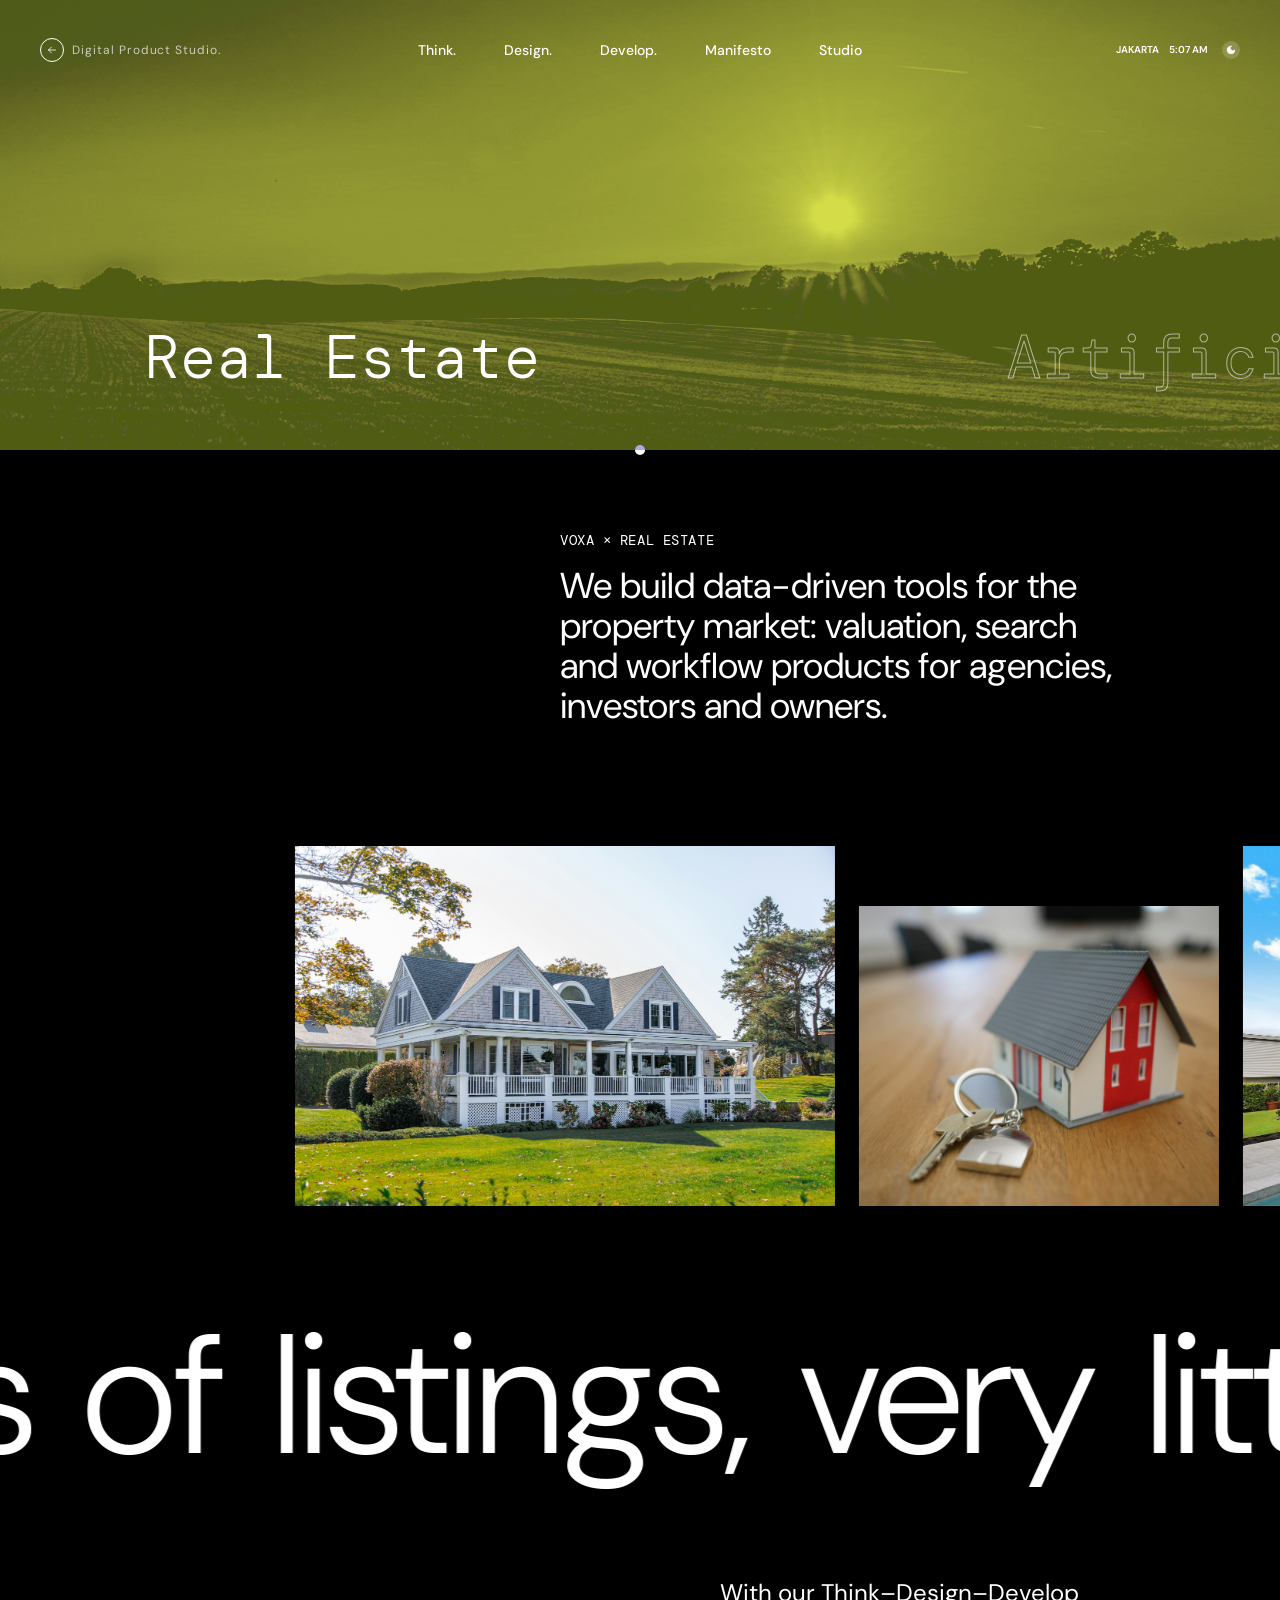
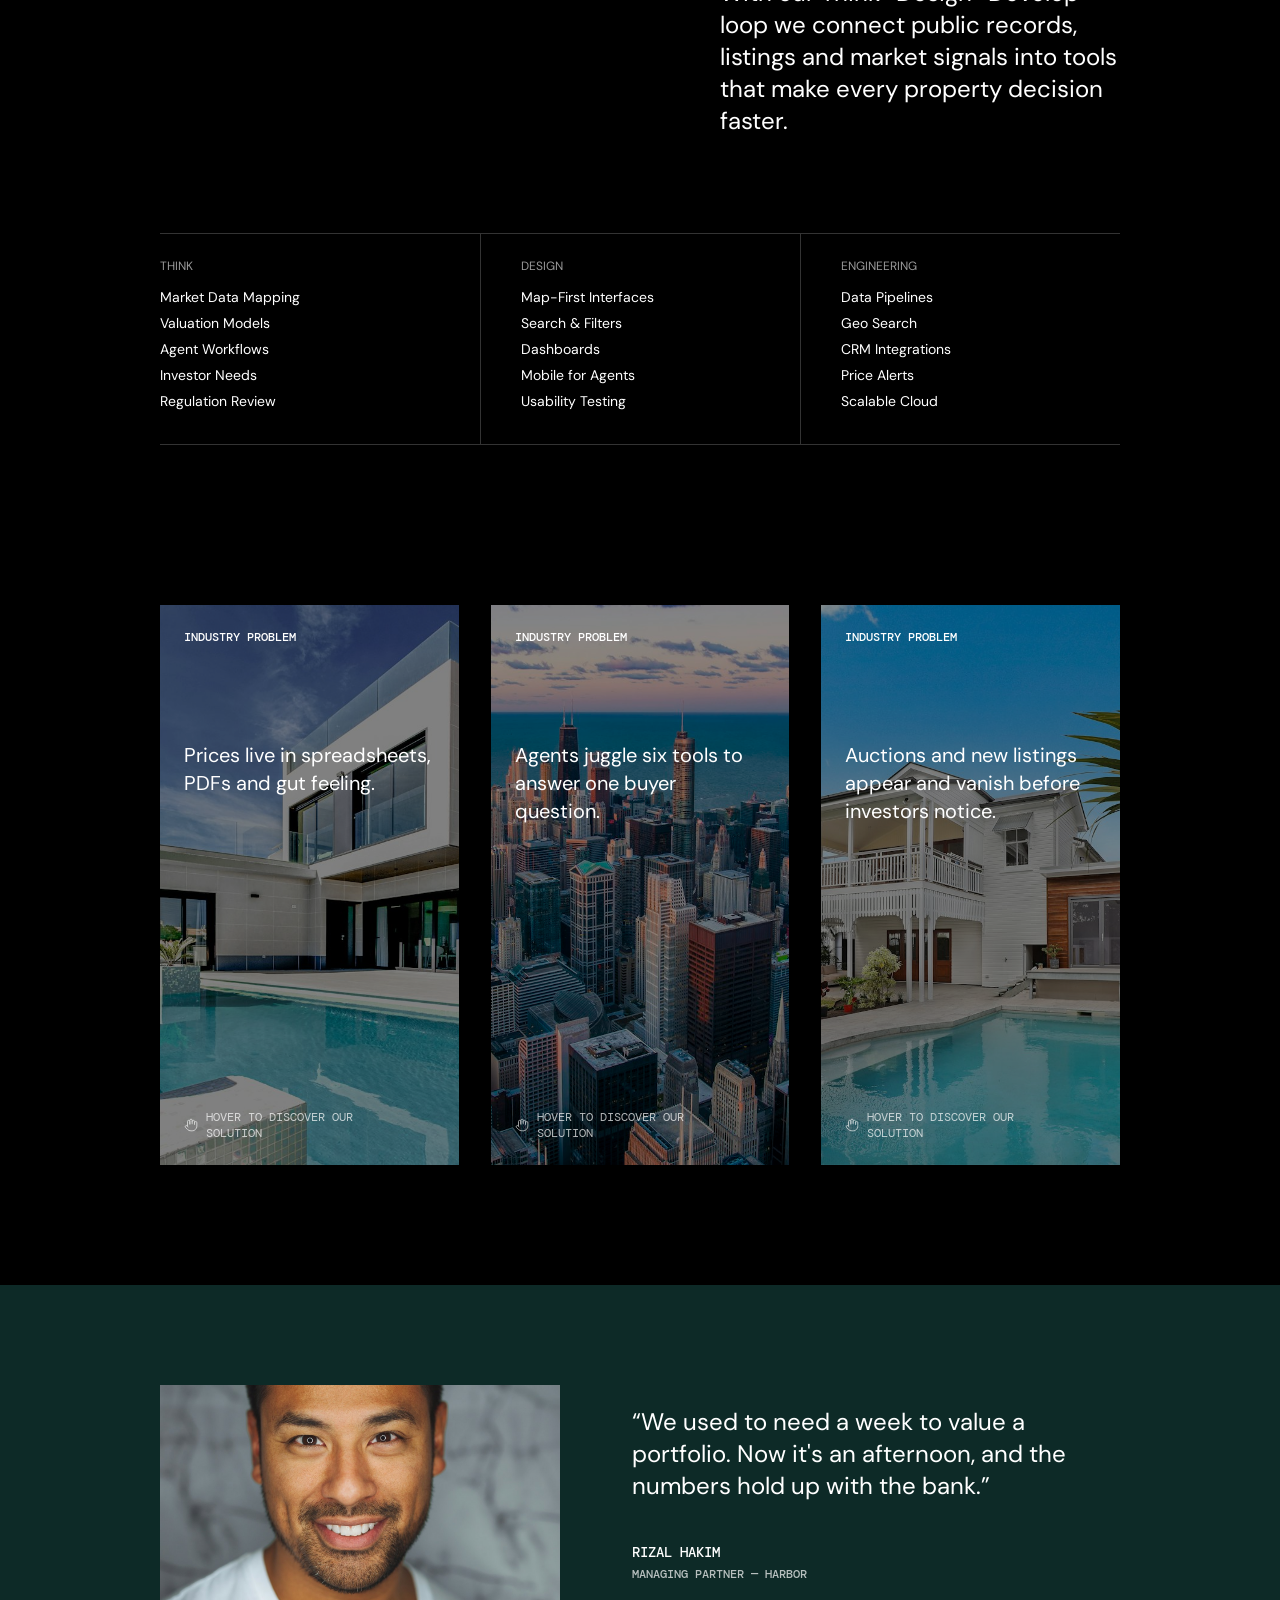
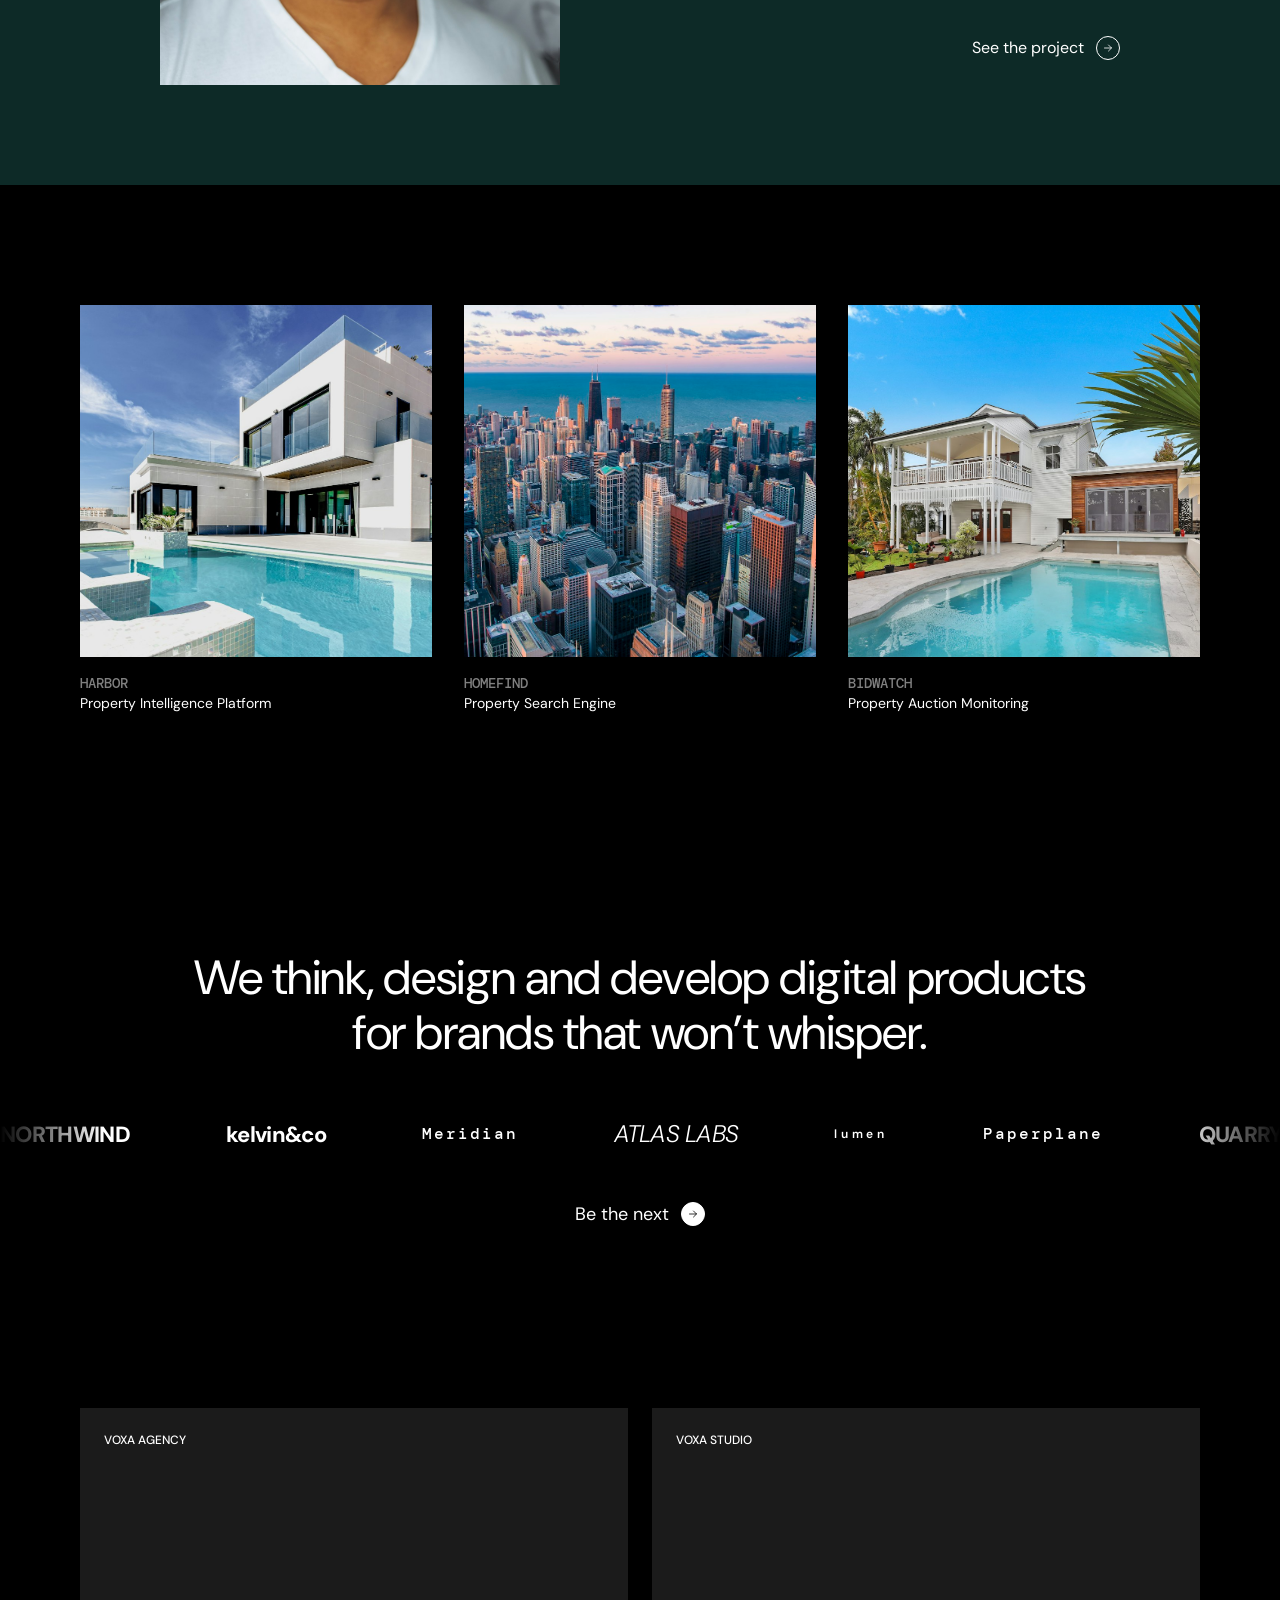
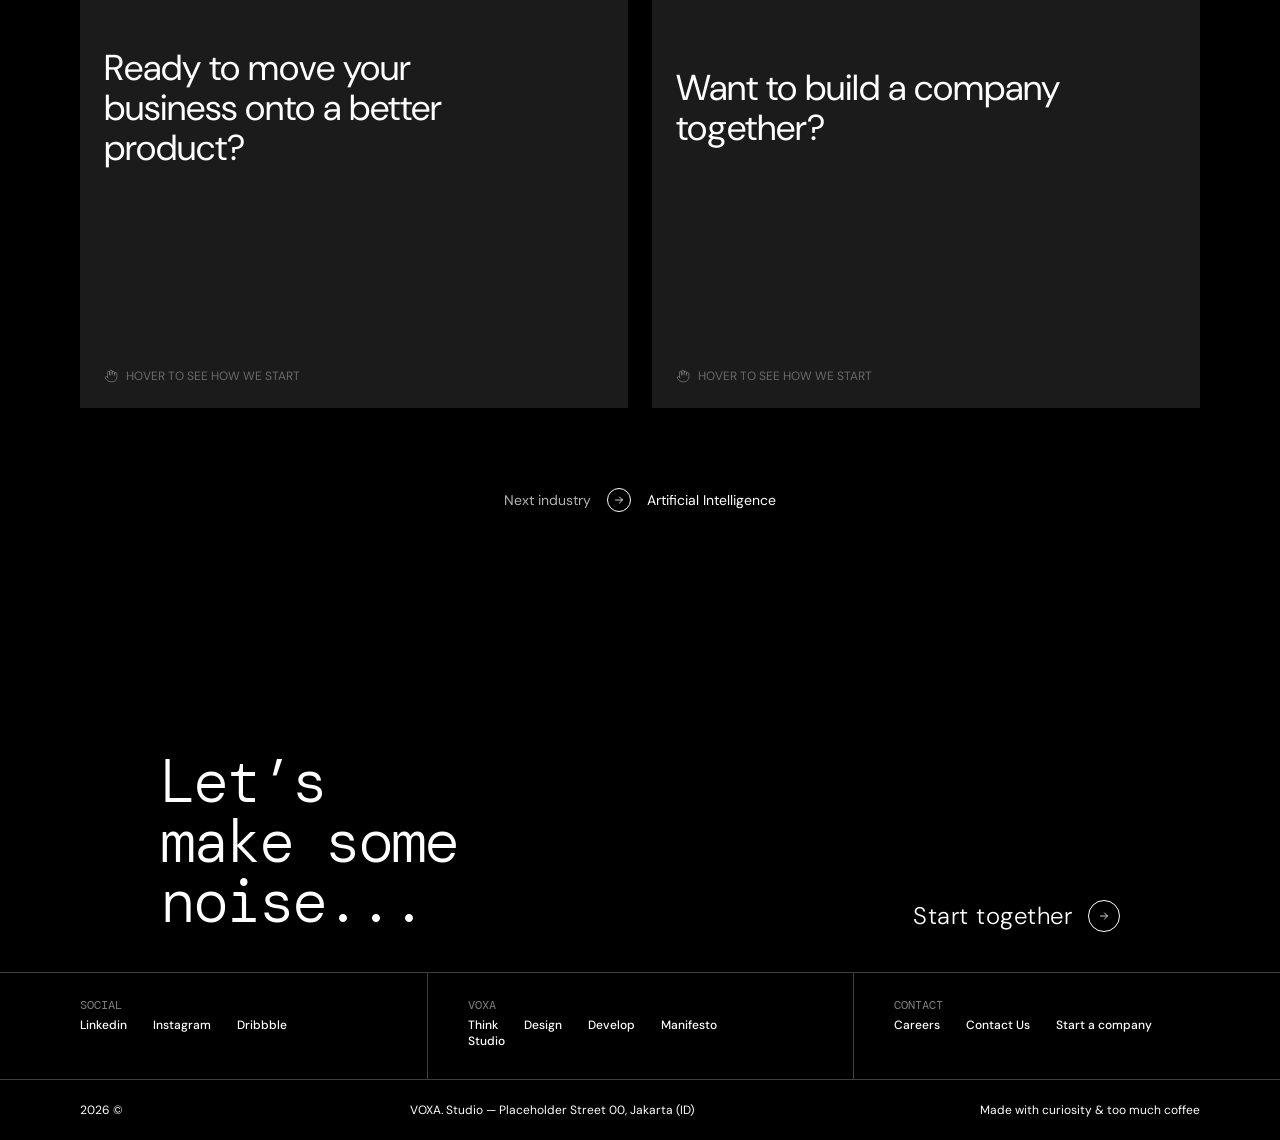
<file: industries/real-estate.html>
<!doctype html>
<html lang="en">
<head>
<meta charset="utf-8">
<meta name="viewport" content="width=device-width, initial-scale=1">
<title>Real Estate | VOXA</title>
<meta name="description" content="We build data-driven tools for the property market: valuation, search and workflow products for agencies, investors and owners.">
<meta name="theme-color" content="#000000">
<link rel="icon" href="../assets/favicon.svg" type="image/svg+xml">
<link rel="preconnect" href="https://fonts.googleapis.com">
<link rel="preconnect" href="https://fonts.gstatic.com" crossorigin>
<link rel="stylesheet" href="https://fonts.googleapis.com/css2?family=DM+Mono:wght@300;400;500&family=DM+Sans:opsz,wght@9..40,100..1000&display=swap">
<link rel="stylesheet" href="../css/core.css">
<link rel="stylesheet" href="../css/pillar.css">
<link rel="stylesheet" href="../css/industry.css">
</head>
<body class="industry" data-tint="[0.05,0.05,0.06]" data-hi="[0.45,0.45,0.5]">
<canvas class="fluid" aria-hidden="true"></canvas>


<header class="header">
  <a href="../index.html" class="brand" aria-label="VOXA. home"><span class="brand__back"><svg viewBox="0 0 24 24" fill="none" stroke="currentColor" stroke-width="1.6" stroke-linecap="round" stroke-linejoin="round"><path d="M19 12H5M11 18l-6-6 6-6"/></svg></span><span class="brand__tag">Digital Product Studio.</span></a>
  <nav class="nav" aria-label="Main"><a href="../pillars/think.html"><svg class="nav__ring" viewBox="0 0 50 50"><circle cx="25" cy="25" r="24"/></svg><span>Think.</span></a><a href="../pillars/design.html"><svg class="nav__ring" viewBox="0 0 50 50"><circle cx="25" cy="25" r="24"/></svg><span>Design.</span></a><a href="../pillars/develop.html"><svg class="nav__ring" viewBox="0 0 50 50"><circle cx="25" cy="25" r="24"/></svg><span>Develop.</span></a><a href="../manifesto.html"><svg class="nav__ring" viewBox="0 0 50 50"><circle cx="25" cy="25" r="24"/></svg><span>Manifesto</span></a><a href="../studio.html"><svg class="nav__ring" viewBox="0 0 50 50"><circle cx="25" cy="25" r="24"/></svg><span>Studio</span></a></nav>
  <div class="hdr-right"><span>JAKARTA</span><span class="time" data-clock>--:--</span><button class="theme-btn" data-theme-toggle aria-label="Toggle fluid theme"><svg viewBox="0 0 24 24" fill="#fff" stroke="currentColor" stroke-width="2" stroke-linecap="round" stroke-linejoin="round"><path d="M12 3a6 6 0 0 0 9 9 9 9 0 1 1-9-9Z"/></svg></button></div>
  <button class="burger" aria-label="Toggle menu" aria-expanded="false"><i></i><i></i><i></i></button>
</header>
<nav class="mmenu" aria-label="Mobile"><a href="../pillars/think.html">Think.</a><a href="../pillars/design.html">Design.</a><a href="../pillars/develop.html">Develop.</a><a href="../manifesto.html">Manifesto</a><a href="../studio.html">Studio</a>
  <div class="hdr-right"><span>JAKARTA</span><span class="time" data-clock>--:--</span><button class="theme-btn" data-theme-toggle aria-label="Toggle fluid theme"><svg viewBox="0 0 24 24" fill="#fff" stroke="currentColor" stroke-width="2" stroke-linecap="round" stroke-linejoin="round"><path d="M12 3a6 6 0 0 0 9 9 9 9 0 1 1-9-9Z"/></svg></button></div>
</nav>
<main class="page">
  <section class="i-hero" style="--hi:#d4dd47;--lo:#4f5c12" data-next="../industries/artificial-intelligence.html">
    <div class="i-hero__bg"><img src="../assets/img/aerial.jpg" alt="" draggable="false"></div>
    <div class="i-hero__titles">
      <h1 class="i-hero__t i-hero__t--cur" data-scramble>Real Estate</h1>
      <a href="../industries/artificial-intelligence.html" class="i-hero__t i-hero__t--next" aria-label="Next industry: Artificial Intelligence">Artificial Intelligence</a>
    </div>
  </section>

  <div class="dark-body">
    <section class="i-intro"><div></div><div data-reveal><p class="kick">VOXA × REAL ESTATE</p><p class="big">We build data-driven tools for the property market: valuation, search and workflow products for agencies, investors and owners.</p></div></section>

    <div class="i-strip" data-bigline><div class="i-strip__track"><figure><img src="../assets/img/house.jpg" alt="" loading="lazy"></figure><figure><img src="../assets/img/realestate.jpg" alt="" loading="lazy"></figure><figure><img src="../assets/img/house-3.jpg" alt="" loading="lazy"></figure><figure><img src="../assets/img/city.jpg" alt="" loading="lazy"></figure><figure><img src="../assets/img/building.jpg" alt="" loading="lazy"></figure></div></div>

    <div class="bigline" data-bigline><div class="bigline__track"><span>Lots</span><span>of</span><span>listings,</span><span>very</span><span>little</span><span>clarity.</span></div></div>

    <section class="i-method">
      <p data-reveal>With our Think–Design–Develop loop we connect public records, listings and market signals into tools that make every property decision faster.</p>
      <div class="i-cols"><div><h4>Think</h4><ul><li>Market Data Mapping</li><li>Valuation Models</li><li>Agent Workflows</li><li>Investor Needs</li><li>Regulation Review</li></ul></div><div><h4>Design</h4><ul><li>Map-First Interfaces</li><li>Search & Filters</li><li>Dashboards</li><li>Mobile for Agents</li><li>Usability Testing</li></ul></div><div><h4>Engineering</h4><ul><li>Data Pipelines</li><li>Geo Search</li><li>CRM Integrations</li><li>Price Alerts</li><li>Scalable Cloud</li></ul></div></div>
    </section>

    <section class="i-problems">
      <article class="i-prob" data-reveal>
        <span class="i-prob__bg"><img src="../assets/img/house-2.jpg" alt="" loading="lazy"></span>
        <p class="i-prob__k">INDUSTRY PROBLEM</p>
        <p class="i-prob__txt">Prices live in spreadsheets, PDFs and gut feeling.</p>
        <p class="i-prob__sol">One valuation engine that blends listings, records and recent sales.</p>
        <p class="i-prob__hint"><svg viewBox="0 0 24 24" fill="none" stroke="currentColor" stroke-width="1.5" stroke-linecap="round" stroke-linejoin="round"><path d="M18 11V6a2 2 0 0 0-4 0v1M14 10V4a2 2 0 0 0-4 0v6M10 10.5V6a2 2 0 0 0-4 0v8"/><path d="M18 8a2 2 0 1 1 4 0v6a8 8 0 0 1-8 8h-2c-2.8 0-4.5-.9-5.9-2.3l-3.6-3.6a2 2 0 0 1 2.8-2.8L7 15"/></svg>Hover to discover our solution</p>
      </article><article class="i-prob" data-reveal>
        <span class="i-prob__bg"><img src="../assets/img/city.jpg" alt="" loading="lazy"></span>
        <p class="i-prob__k">INDUSTRY PROBLEM</p>
        <p class="i-prob__txt">Agents juggle six tools to answer one buyer question.</p>
        <p class="i-prob__sol">A single workspace for leads, listings, visits and documents.</p>
        <p class="i-prob__hint"><svg viewBox="0 0 24 24" fill="none" stroke="currentColor" stroke-width="1.5" stroke-linecap="round" stroke-linejoin="round"><path d="M18 11V6a2 2 0 0 0-4 0v1M14 10V4a2 2 0 0 0-4 0v6M10 10.5V6a2 2 0 0 0-4 0v8"/><path d="M18 8a2 2 0 1 1 4 0v6a8 8 0 0 1-8 8h-2c-2.8 0-4.5-.9-5.9-2.3l-3.6-3.6a2 2 0 0 1 2.8-2.8L7 15"/></svg>Hover to discover our solution</p>
      </article><article class="i-prob" data-reveal>
        <span class="i-prob__bg"><img src="../assets/img/house-3.jpg" alt="" loading="lazy"></span>
        <p class="i-prob__k">INDUSTRY PROBLEM</p>
        <p class="i-prob__txt">Auctions and new listings appear and vanish before investors notice.</p>
        <p class="i-prob__sol">Real-time monitoring with alerts tuned to each investor's criteria.</p>
        <p class="i-prob__hint"><svg viewBox="0 0 24 24" fill="none" stroke="currentColor" stroke-width="1.5" stroke-linecap="round" stroke-linejoin="round"><path d="M18 11V6a2 2 0 0 0-4 0v1M14 10V4a2 2 0 0 0-4 0v6M10 10.5V6a2 2 0 0 0-4 0v8"/><path d="M18 8a2 2 0 1 1 4 0v6a8 8 0 0 1-8 8h-2c-2.8 0-4.5-.9-5.9-2.3l-3.6-3.6a2 2 0 0 1 2.8-2.8L7 15"/></svg>Hover to discover our solution</p>
      </article>
    </section>

    <section class="i-quote">
      <figure data-reveal><img src="../assets/img/portrait.jpg" alt="" loading="lazy"></figure>
      <div data-reveal>
        <blockquote>We used to need a week to value a portfolio. Now it's an afternoon, and the numbers hold up with the bank.</blockquote>
        <cite>Rizal Hakim<small>Managing Partner — Harbor</small></cite>
        <a href="../contact.html" class="alink">See the project <span class="circ "><svg viewBox="0 0 24 24" fill="none" stroke="currentColor" stroke-width="1.6" stroke-linecap="round" stroke-linejoin="round"><path d="M5 12h14M13 6l6 6-6 6"/></svg></span></a>
      </div>
    </section>

    <div class="wrap">
<div class="inner">
  
  <div class="cases">
    <a href="../contact.html" class="case" data-reveal><div class="case__img"><img src="../assets/img/house-2.jpg" alt="Harbor" loading="lazy"></div><p class="case__name">Harbor</p><p class="case__sub">Property Intelligence Platform</p><span class="circ "><svg viewBox="0 0 24 24" fill="none" stroke="currentColor" stroke-width="1.6" stroke-linecap="round" stroke-linejoin="round"><path d="M5 12h14M13 6l6 6-6 6"/></svg></span></a><a href="../contact.html" class="case" data-reveal><div class="case__img"><img src="../assets/img/city.jpg" alt="Homefind" loading="lazy"></div><p class="case__name">Homefind</p><p class="case__sub">Property Search Engine</p><span class="circ "><svg viewBox="0 0 24 24" fill="none" stroke="currentColor" stroke-width="1.6" stroke-linecap="round" stroke-linejoin="round"><path d="M5 12h14M13 6l6 6-6 6"/></svg></span></a><a href="../contact.html" class="case" data-reveal><div class="case__img"><img src="../assets/img/house-3.jpg" alt="Bidwatch" loading="lazy"></div><p class="case__name">Bidwatch</p><p class="case__sub">Property Auction Monitoring</p><span class="circ "><svg viewBox="0 0 24 24" fill="none" stroke="currentColor" stroke-width="1.6" stroke-linecap="round" stroke-linejoin="round"><path d="M5 12h14M13 6l6 6-6 6"/></svg></span></a>
  </div>
</div></div>
    
<section class="brands">
  <h3 data-reveal>We think, design and develop digital products for brands that won’t whisper.</h3>
  <div class="brands__row"><div class="brands__track"><span>NORTHWIND</span><span>kelvin&co</span><span>Meridian</span><span>ATLAS LABS</span><span>lumen</span><span>Paperplane</span><span>QUARRY</span><span>Halcyon</span><span>OPAL</span><span>brightside</span><span>Tandem</span><span>VERTEX</span></div></div>
  <a href="../contact.html" class="alink">Be the next <span class="circ circ--fill"><svg viewBox="0 0 24 24" fill="none" stroke="currentColor" stroke-width="1.6" stroke-linecap="round" stroke-linejoin="round"><path d="M5 12h14M13 6l6 6-6 6"/></svg></span></a>
</section>
    <div class="wrap">
<div class="inner ctas">
  <a href="../contact.html?c=business" class="ctacard">
    <span class="ctacard__k">VOXA AGENCY</span>
    <p class="ctacard__q">Ready to move your business onto a better product?</p>
    <span class="ctacard__hint"><svg viewBox="0 0 24 24" fill="none" stroke="currentColor" stroke-width="1.5" stroke-linecap="round" stroke-linejoin="round"><path d="M18 11V6a2 2 0 0 0-4 0v1M14 10V4a2 2 0 0 0-4 0v6M10 10.5V6a2 2 0 0 0-4 0v8"/><path d="M18 8a2 2 0 1 1 4 0v6a8 8 0 0 1-8 8h-2c-2.8 0-4.5-.9-5.9-2.3l-3.6-3.6a2 2 0 0 1 2.8-2.8L7 15"/></svg>Hover to see how we start</span>
    <span class="ctacard__bg"><img src="../assets/img/building.jpg" alt="" loading="lazy" style="filter:sepia(.6) brightness(.55)"></span>
    <span class="ctacard__alt">Tell us where your product hurts. We map the fix, the team and the timeline in one call.</span>
    <span class="ctacard__go">Send your brief <span class="circ "><svg viewBox="0 0 24 24" fill="none" stroke="currentColor" stroke-width="1.6" stroke-linecap="round" stroke-linejoin="round"><path d="M5 12h14M13 6l6 6-6 6"/></svg></span></span>
  </a>
  <a href="../contact.html?c=startup" class="ctacard">
    <span class="ctacard__k">VOXA STUDIO</span>
    <p class="ctacard__q">Want to build a company together?</p>
    <span class="ctacard__hint"><svg viewBox="0 0 24 24" fill="none" stroke="currentColor" stroke-width="1.5" stroke-linecap="round" stroke-linejoin="round"><path d="M18 11V6a2 2 0 0 0-4 0v1M14 10V4a2 2 0 0 0-4 0v6M10 10.5V6a2 2 0 0 0-4 0v8"/><path d="M18 8a2 2 0 1 1 4 0v6a8 8 0 0 1-8 8h-2c-2.8 0-4.5-.9-5.9-2.3l-3.6-3.6a2 2 0 0 1 2.8-2.8L7 15"/></svg>Hover to see how we start</span>
    <span class="ctacard__bg"><img src="../assets/img/gradient-3.jpg" alt="" loading="lazy"></span>
    <span class="ctacard__alt">Have the market knowledge but not the tech team? We join as co-founders and build it with you.</span>
    <span class="ctacard__go">Pitch your idea <span class="circ "><svg viewBox="0 0 24 24" fill="none" stroke="currentColor" stroke-width="1.6" stroke-linecap="round" stroke-linejoin="round"><path d="M5 12h14M13 6l6 6-6 6"/></svg></span></span>
  </a>
</div><a href="../industries/artificial-intelligence.html" class="nextlink"><b>Next industry</b><span class="circ "><svg viewBox="0 0 24 24" fill="none" stroke="currentColor" stroke-width="1.6" stroke-linecap="round" stroke-linejoin="round"><path d="M5 12h14M13 6l6 6-6 6"/></svg></span><span>Artificial Intelligence</span></a></div>
  </div>
  
<footer class="footer">
  <div class="footer__top">
    <p class="footer__claim">Let’s make some noise...</p>
    <a href="../contact.html" class="footer__work">Start together <span class="circ "><svg viewBox="0 0 24 24" fill="none" stroke="currentColor" stroke-width="1.6" stroke-linecap="round" stroke-linejoin="round"><path d="M5 12h14M13 6l6 6-6 6"/></svg></span></a>
  </div>
  <div class="footer__cols">
    <div class="footer__col"><h6>Social</h6><div><a href="#">Linkedin</a><a href="#">Instagram</a><a href="#">Dribbble</a></div></div>
    <div class="footer__col"><h6>VOXA</h6><div><a href="../pillars/think.html">Think</a><a href="../pillars/design.html">Design</a><a href="../pillars/develop.html">Develop</a><a href="../manifesto.html">Manifesto</a><a href="../studio.html">Studio</a></div></div>
    <div class="footer__col"><h6>Contact</h6><div><a href="../contact.html?c=career">Careers</a><a href="../contact.html">Contact Us</a><a href="../contact.html?c=startup">Start a company</a></div></div>
  </div>
  <div class="footer__bar"><span><span data-year></span> ©</span><span>VOXA. Studio — Placeholder Street 00, Jakarta (ID)</span><span>Made with curiosity &amp; too much coffee</span></div>
</footer>
</main>
<script src="../js/fluid.js"></script>
<script src="../js/core.js"></script>
<script src="../js/industry.js"></script>
</body>
</html>
</file>
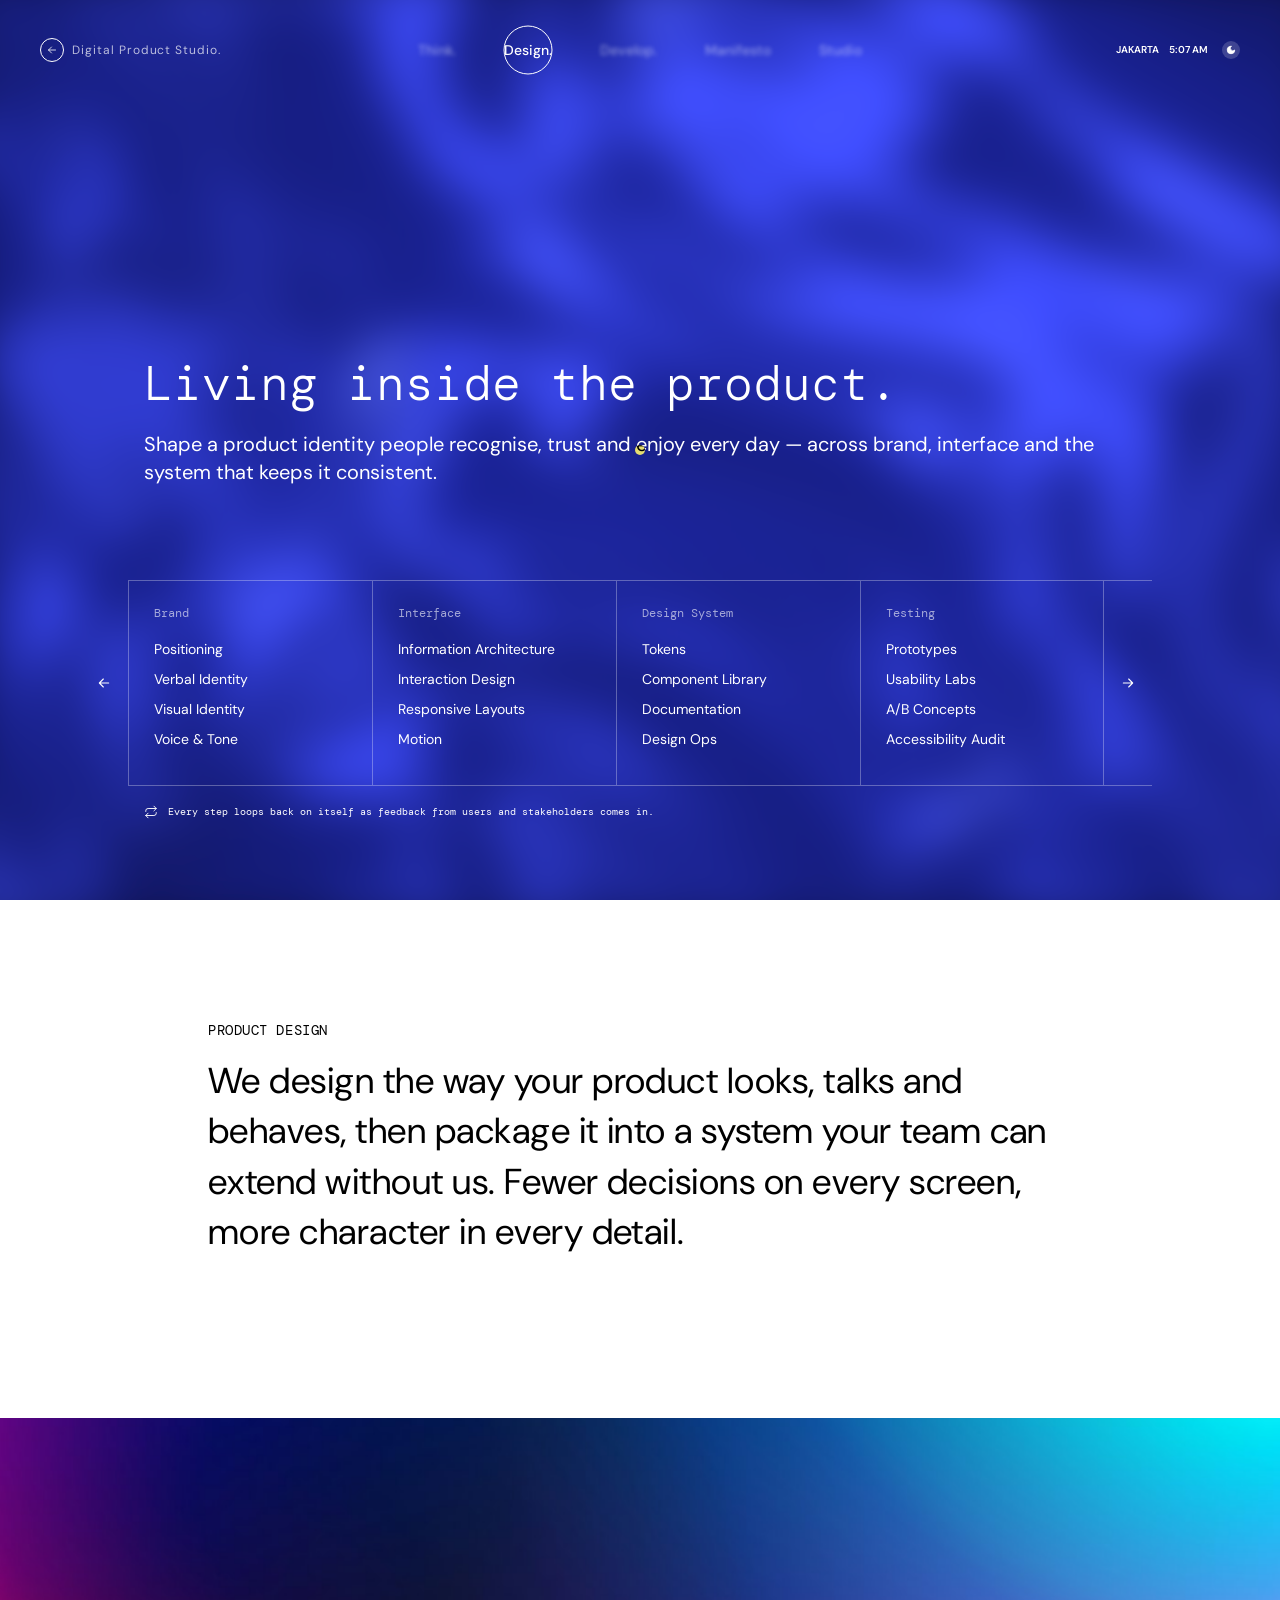
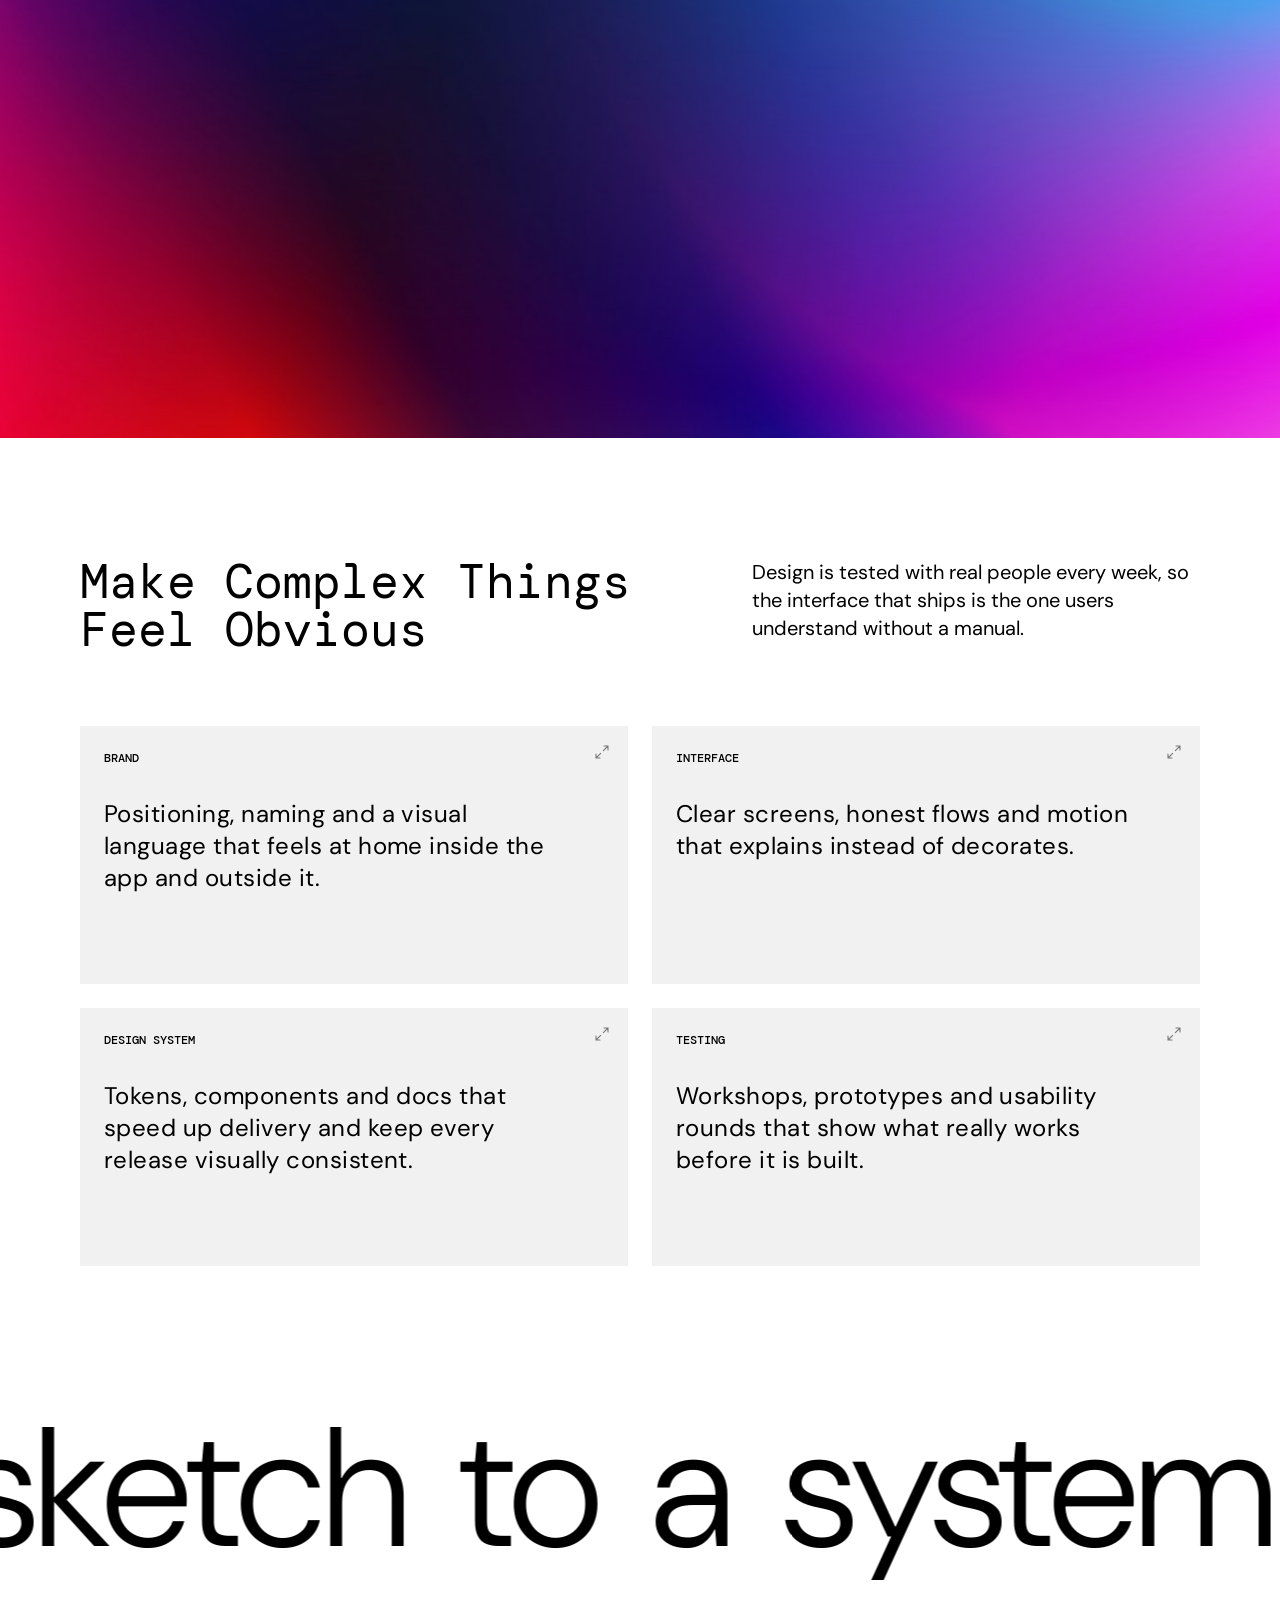
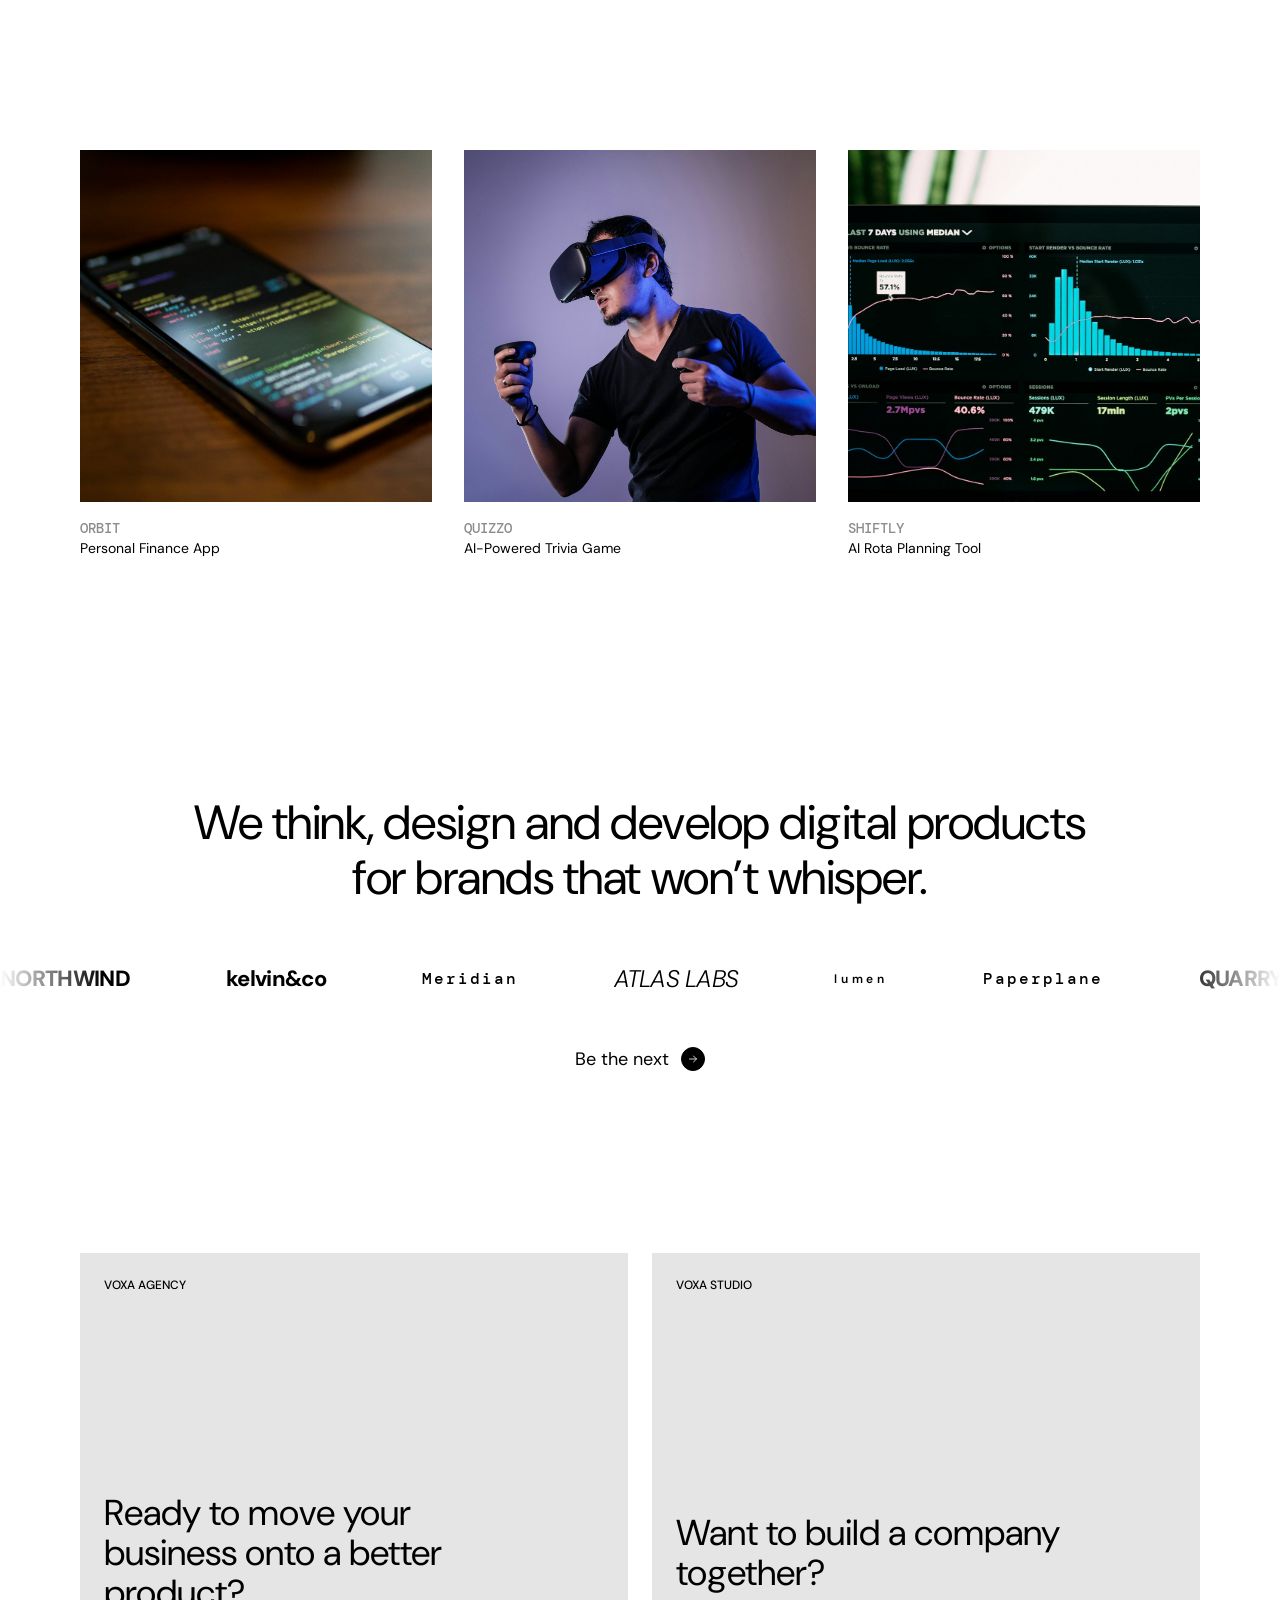
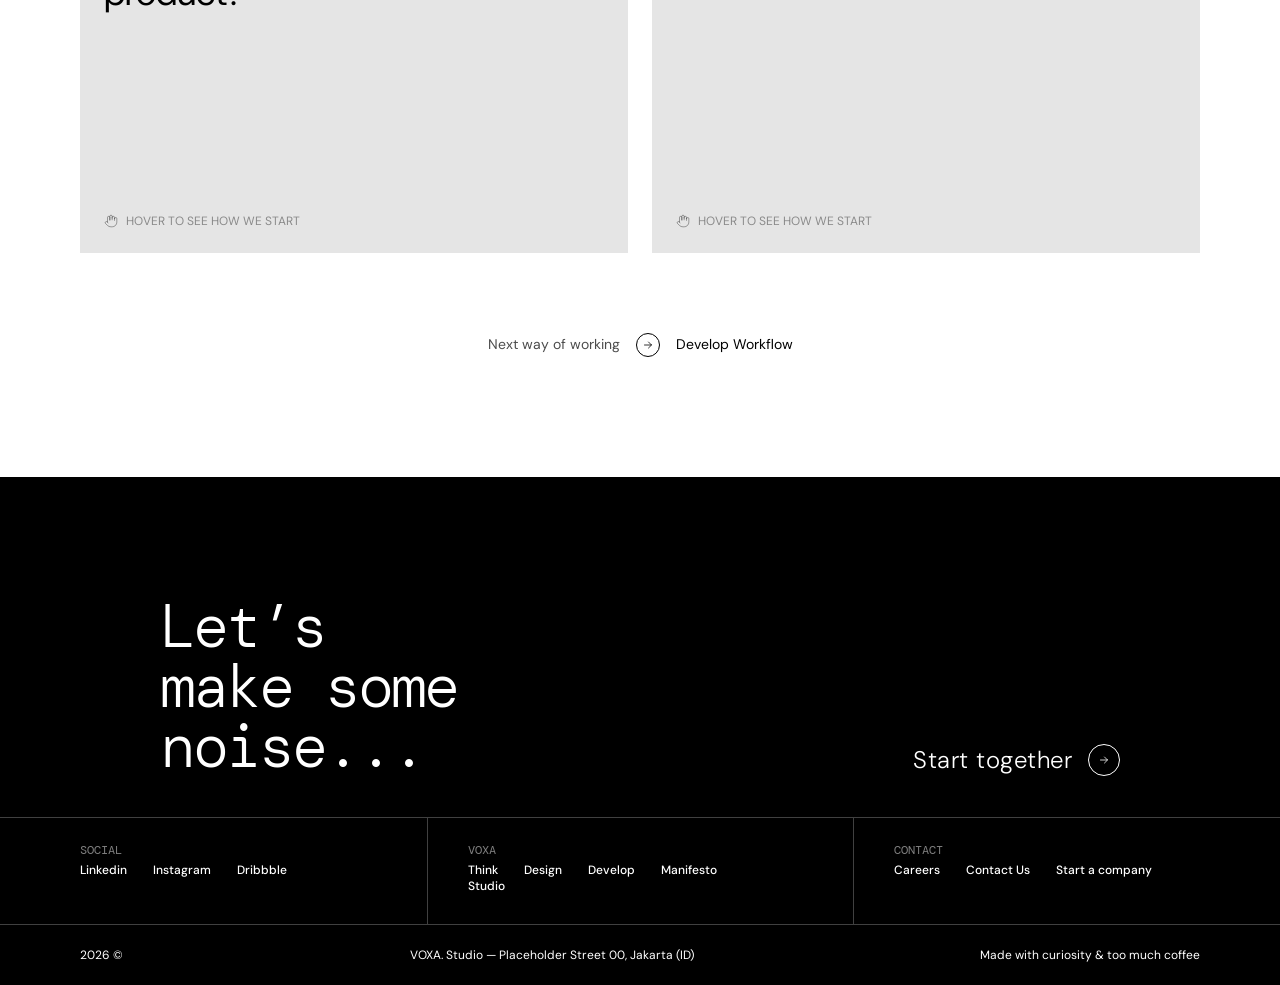
<file: pillars/design.html>
<!doctype html>
<html lang="en">
<head>
<meta charset="utf-8">
<meta name="viewport" content="width=device-width, initial-scale=1">
<title>Design | VOXA</title>
<meta name="description" content="Shape a product identity people recognise, trust and enjoy every day — across brand, interface and the system that keeps it consistent.">
<meta name="theme-color" content="#000000">
<link rel="icon" href="../assets/favicon.svg" type="image/svg+xml">
<link rel="preconnect" href="https://fonts.googleapis.com">
<link rel="preconnect" href="https://fonts.gstatic.com" crossorigin>
<link rel="stylesheet" href="https://fonts.googleapis.com/css2?family=DM+Mono:wght@300;400;500&family=DM+Sans:opsz,wght@9..40,100..1000&display=swap">
<link rel="stylesheet" href="../css/core.css">
<link rel="stylesheet" href="../css/pillar.css">
</head>
<body class="pillar" data-tint="[0.2,0.24,0.7]" data-hi="[0.4,0.44,0.78]" data-flat="1">
<canvas class="fluid" aria-hidden="true"></canvas>


<header class="header">
  <a href="../index.html" class="brand" aria-label="VOXA. home"><span class="brand__back"><svg viewBox="0 0 24 24" fill="none" stroke="currentColor" stroke-width="1.6" stroke-linecap="round" stroke-linejoin="round"><path d="M19 12H5M11 18l-6-6 6-6"/></svg></span><span class="brand__tag">Digital Product Studio.</span></a>
  <nav class="nav has-active" aria-label="Main"><a href="../pillars/think.html"><svg class="nav__ring" viewBox="0 0 50 50"><circle cx="25" cy="25" r="24"/></svg><span>Think.</span></a><a href="../pillars/design.html" class="is-active" aria-current="page"><svg class="nav__ring" viewBox="0 0 50 50"><circle cx="25" cy="25" r="24"/></svg><span>Design.</span></a><a href="../pillars/develop.html"><svg class="nav__ring" viewBox="0 0 50 50"><circle cx="25" cy="25" r="24"/></svg><span>Develop.</span></a><a href="../manifesto.html"><svg class="nav__ring" viewBox="0 0 50 50"><circle cx="25" cy="25" r="24"/></svg><span>Manifesto</span></a><a href="../studio.html"><svg class="nav__ring" viewBox="0 0 50 50"><circle cx="25" cy="25" r="24"/></svg><span>Studio</span></a></nav>
  <div class="hdr-right"><span>JAKARTA</span><span class="time" data-clock>--:--</span><button class="theme-btn" data-theme-toggle aria-label="Toggle fluid theme"><svg viewBox="0 0 24 24" fill="#fff" stroke="currentColor" stroke-width="2" stroke-linecap="round" stroke-linejoin="round"><path d="M12 3a6 6 0 0 0 9 9 9 9 0 1 1-9-9Z"/></svg></button></div>
  <button class="burger" aria-label="Toggle menu" aria-expanded="false"><i></i><i></i><i></i></button>
</header>
<nav class="mmenu" aria-label="Mobile"><a href="../pillars/think.html">Think.</a><a href="../pillars/design.html">Design.</a><a href="../pillars/develop.html">Develop.</a><a href="../manifesto.html">Manifesto</a><a href="../studio.html">Studio</a>
  <div class="hdr-right"><span>JAKARTA</span><span class="time" data-clock>--:--</span><button class="theme-btn" data-theme-toggle aria-label="Toggle fluid theme"><svg viewBox="0 0 24 24" fill="#fff" stroke="currentColor" stroke-width="2" stroke-linecap="round" stroke-linejoin="round"><path d="M12 3a6 6 0 0 0 9 9 9 9 0 1 1-9-9Z"/></svg></button></div>
</nav>
<main class="page">
  <section class="p-hero">
    <h1 class="p-hero__title" data-scramble>Living inside the product.</h1>
    <p class="p-hero__lead" data-words>Shape a product identity people recognise, trust and enjoy every day — across brand, interface and the system that keeps it consistent.</p>
    <div class="strip">
      <a class="strip__nav strip__nav--prev" href="../pillars/think.html" aria-label="Previous pillar"><svg viewBox="0 0 24 24" fill="none" stroke="currentColor" stroke-width="1.6" stroke-linecap="round" stroke-linejoin="round"><path d="M19 12H5M11 18l-6-6 6-6"/></svg></a>
      <div class="strip__cols">
        <div class="strip__col"><h4>Brand</h4><ul><li>Positioning</li><li>Verbal Identity</li><li>Visual Identity</li><li>Voice & Tone</li></ul></div><div class="strip__col"><h4>Interface</h4><ul><li>Information Architecture</li><li>Interaction Design</li><li>Responsive Layouts</li><li>Motion</li></ul></div><div class="strip__col"><h4>Design System</h4><ul><li>Tokens</li><li>Component Library</li><li>Documentation</li><li>Design Ops</li></ul></div><div class="strip__col"><h4>Testing</h4><ul><li>Prototypes</li><li>Usability Labs</li><li>A/B Concepts</li><li>Accessibility Audit</li></ul></div>
      </div>
      <a class="strip__nav strip__nav--next" href="../pillars/develop.html" aria-label="Next pillar"><svg viewBox="0 0 24 24" fill="none" stroke="currentColor" stroke-width="1.6" stroke-linecap="round" stroke-linejoin="round"><path d="M5 12h14M13 6l6 6-6 6"/></svg></a>
    </div>
    <p class="p-note"><svg viewBox="0 0 24 24" fill="none" stroke="currentColor" stroke-width="1.6" stroke-linecap="round" stroke-linejoin="round"><path d="M17 2l4 4-4 4"/><path d="M3 11v-1a4 4 0 0 1 4-4h14M7 22l-4-4 4-4"/><path d="M21 13v1a4 4 0 0 1-4 4H3"/></svg>Every step loops back on itself as feedback from users and stakeholders comes in.</p>
  </section>

  <div class="light">
    <section class="p-statement wrap"><div class="inner" data-reveal>
      <p class="kick">Product design</p>
      <p class="big">We design the way your product looks, talks and behaves, then package it into a system your team can extend without us. Fewer decisions on every screen, more character in every detail.</p>
    </div></section>

    <div class="p-image"><img src="../assets/img/gradient.jpg" alt="" data-parallax loading="lazy"></div>

    <div class="wrap">
      <div class="inner">
        <div class="p-intro"><h2 data-reveal>Make Complex Things Feel Obvious</h2><p data-reveal>Design is tested with real people every week, so the interface that ships is the one users understand without a manual.</p></div>
        <div class="p-cards">
          <div class="p-card" data-reveal>
            <p class="p-card__k">Brand</p><span class="p-card__corner"><svg viewBox="0 0 24 24" fill="none" stroke="currentColor" stroke-width="1.6" stroke-linecap="round" stroke-linejoin="round"><path d="M15 3h6v6M9 21H3v-6M21 3l-7 7M3 21l7-7"/></svg></span>
            <p class="p-card__txt">Positioning, naming and a visual language that feels at home inside the app and outside it.</p>
            <ul class="p-card__list"><li><b>Positioning</b><span>The sentence that sets you apart.</span></li><li><b>Visual Identity</b><span>Logo, type, colour and imagery.</span></li><li><b>Voice & Tone</b><span>How the product speaks.</span></li></ul>
          </div><div class="p-card" data-reveal>
            <p class="p-card__k">Interface</p><span class="p-card__corner"><svg viewBox="0 0 24 24" fill="none" stroke="currentColor" stroke-width="1.6" stroke-linecap="round" stroke-linejoin="round"><path d="M15 3h6v6M9 21H3v-6M21 3l-7 7M3 21l7-7"/></svg></span>
            <p class="p-card__txt">Clear screens, honest flows and motion that explains instead of decorates.</p>
            <ul class="p-card__list"><li><b>Information Architecture</b><span>Where everything lives.</span></li><li><b>Interaction Design</b><span>How it responds.</span></li><li><b>Motion</b><span>Movement with a purpose.</span></li></ul>
          </div><div class="p-card" data-reveal>
            <p class="p-card__k">Design system</p><span class="p-card__corner"><svg viewBox="0 0 24 24" fill="none" stroke="currentColor" stroke-width="1.6" stroke-linecap="round" stroke-linejoin="round"><path d="M15 3h6v6M9 21H3v-6M21 3l-7 7M3 21l7-7"/></svg></span>
            <p class="p-card__txt">Tokens, components and docs that speed up delivery and keep every release visually consistent.</p>
            <ul class="p-card__list"><li><b>Tokens</b><span>Colour, type and spacing as code.</span></li><li><b>Components</b><span>Built once, used everywhere.</span></li><li><b>Documentation</b><span>So the system outlives the project.</span></li></ul>
          </div><div class="p-card" data-reveal>
            <p class="p-card__k">Testing</p><span class="p-card__corner"><svg viewBox="0 0 24 24" fill="none" stroke="currentColor" stroke-width="1.6" stroke-linecap="round" stroke-linejoin="round"><path d="M15 3h6v6M9 21H3v-6M21 3l-7 7M3 21l7-7"/></svg></span>
            <p class="p-card__txt">Workshops, prototypes and usability rounds that show what really works before it is built.</p>
            <ul class="p-card__list"><li><b>Prototypes</b><span>Interactive and close to real.</span></li><li><b>Usability Labs</b><span>Watch, don't ask.</span></li><li><b>Accessibility</b><span>Everyone can use it.</span></li></ul>
          </div>
        </div>
      </div>
    </div>

    <div class="bigline" data-bigline><div class="bigline__track"><span>From</span><span>first</span><span>sketch</span><span>to</span><span>a</span><span>system</span><span>that</span><span>scales.</span></div></div>

    <div class="wrap">
<div class="inner">
  
  <div class="cases">
    <a href="../contact.html" class="case" data-reveal><div class="case__img"><img src="../assets/img/phone-2.jpg" alt="Orbit" loading="lazy"></div><p class="case__name">Orbit</p><p class="case__sub">Personal Finance App</p><span class="circ "><svg viewBox="0 0 24 24" fill="none" stroke="currentColor" stroke-width="1.6" stroke-linecap="round" stroke-linejoin="round"><path d="M5 12h14M13 6l6 6-6 6"/></svg></span></a><a href="../contact.html" class="case" data-reveal><div class="case__img"><img src="../assets/img/vr.jpg" alt="Quizzo" loading="lazy"></div><p class="case__name">Quizzo</p><p class="case__sub">AI-Powered Trivia Game</p><span class="circ "><svg viewBox="0 0 24 24" fill="none" stroke="currentColor" stroke-width="1.6" stroke-linecap="round" stroke-linejoin="round"><path d="M5 12h14M13 6l6 6-6 6"/></svg></span></a><a href="../contact.html" class="case" data-reveal><div class="case__img"><img src="../assets/img/dashboard.jpg" alt="Shiftly" loading="lazy"></div><p class="case__name">Shiftly</p><p class="case__sub">AI Rota Planning Tool</p><span class="circ "><svg viewBox="0 0 24 24" fill="none" stroke="currentColor" stroke-width="1.6" stroke-linecap="round" stroke-linejoin="round"><path d="M5 12h14M13 6l6 6-6 6"/></svg></span></a>
  </div>
</div></div>
    
<section class="brands">
  <h3 data-reveal>We think, design and develop digital products for brands that won’t whisper.</h3>
  <div class="brands__row"><div class="brands__track"><span>NORTHWIND</span><span>kelvin&co</span><span>Meridian</span><span>ATLAS LABS</span><span>lumen</span><span>Paperplane</span><span>QUARRY</span><span>Halcyon</span><span>OPAL</span><span>brightside</span><span>Tandem</span><span>VERTEX</span></div></div>
  <a href="../contact.html" class="alink">Be the next <span class="circ circ--fill"><svg viewBox="0 0 24 24" fill="none" stroke="currentColor" stroke-width="1.6" stroke-linecap="round" stroke-linejoin="round"><path d="M5 12h14M13 6l6 6-6 6"/></svg></span></a>
</section>
    <div class="wrap">
<div class="inner ctas">
  <a href="../contact.html?c=business" class="ctacard">
    <span class="ctacard__k">VOXA AGENCY</span>
    <p class="ctacard__q">Ready to move your business onto a better product?</p>
    <span class="ctacard__hint"><svg viewBox="0 0 24 24" fill="none" stroke="currentColor" stroke-width="1.5" stroke-linecap="round" stroke-linejoin="round"><path d="M18 11V6a2 2 0 0 0-4 0v1M14 10V4a2 2 0 0 0-4 0v6M10 10.5V6a2 2 0 0 0-4 0v8"/><path d="M18 8a2 2 0 1 1 4 0v6a8 8 0 0 1-8 8h-2c-2.8 0-4.5-.9-5.9-2.3l-3.6-3.6a2 2 0 0 1 2.8-2.8L7 15"/></svg>Hover to see how we start</span>
    <span class="ctacard__bg"><img src="../assets/img/building.jpg" alt="" loading="lazy" style="filter:sepia(.6) brightness(.55)"></span>
    <span class="ctacard__alt">Tell us where your product hurts. We map the fix, the team and the timeline in one call.</span>
    <span class="ctacard__go">Send your brief <span class="circ "><svg viewBox="0 0 24 24" fill="none" stroke="currentColor" stroke-width="1.6" stroke-linecap="round" stroke-linejoin="round"><path d="M5 12h14M13 6l6 6-6 6"/></svg></span></span>
  </a>
  <a href="../contact.html?c=startup" class="ctacard">
    <span class="ctacard__k">VOXA STUDIO</span>
    <p class="ctacard__q">Want to build a company together?</p>
    <span class="ctacard__hint"><svg viewBox="0 0 24 24" fill="none" stroke="currentColor" stroke-width="1.5" stroke-linecap="round" stroke-linejoin="round"><path d="M18 11V6a2 2 0 0 0-4 0v1M14 10V4a2 2 0 0 0-4 0v6M10 10.5V6a2 2 0 0 0-4 0v8"/><path d="M18 8a2 2 0 1 1 4 0v6a8 8 0 0 1-8 8h-2c-2.8 0-4.5-.9-5.9-2.3l-3.6-3.6a2 2 0 0 1 2.8-2.8L7 15"/></svg>Hover to see how we start</span>
    <span class="ctacard__bg"><img src="../assets/img/gradient-3.jpg" alt="" loading="lazy"></span>
    <span class="ctacard__alt">Have the market knowledge but not the tech team? We join as co-founders and build it with you.</span>
    <span class="ctacard__go">Pitch your idea <span class="circ "><svg viewBox="0 0 24 24" fill="none" stroke="currentColor" stroke-width="1.6" stroke-linecap="round" stroke-linejoin="round"><path d="M5 12h14M13 6l6 6-6 6"/></svg></span></span>
  </a>
</div><a href="../pillars/develop.html" class="nextlink"><b>Next way of working</b><span class="circ "><svg viewBox="0 0 24 24" fill="none" stroke="currentColor" stroke-width="1.6" stroke-linecap="round" stroke-linejoin="round"><path d="M5 12h14M13 6l6 6-6 6"/></svg></span><span>Develop Workflow</span></a></div>
  </div>
  
<footer class="footer">
  <div class="footer__top">
    <p class="footer__claim">Let’s make some noise...</p>
    <a href="../contact.html" class="footer__work">Start together <span class="circ "><svg viewBox="0 0 24 24" fill="none" stroke="currentColor" stroke-width="1.6" stroke-linecap="round" stroke-linejoin="round"><path d="M5 12h14M13 6l6 6-6 6"/></svg></span></a>
  </div>
  <div class="footer__cols">
    <div class="footer__col"><h6>Social</h6><div><a href="#">Linkedin</a><a href="#">Instagram</a><a href="#">Dribbble</a></div></div>
    <div class="footer__col"><h6>VOXA</h6><div><a href="../pillars/think.html">Think</a><a href="../pillars/design.html">Design</a><a href="../pillars/develop.html">Develop</a><a href="../manifesto.html">Manifesto</a><a href="../studio.html">Studio</a></div></div>
    <div class="footer__col"><h6>Contact</h6><div><a href="../contact.html?c=career">Careers</a><a href="../contact.html">Contact Us</a><a href="../contact.html?c=startup">Start a company</a></div></div>
  </div>
  <div class="footer__bar"><span><span data-year></span> ©</span><span>VOXA. Studio — Placeholder Street 00, Jakarta (ID)</span><span>Made with curiosity &amp; too much coffee</span></div>
</footer>
</main>
<script src="../js/fluid.js"></script>
<script src="../js/core.js"></script>

</body>
</html>
</file>
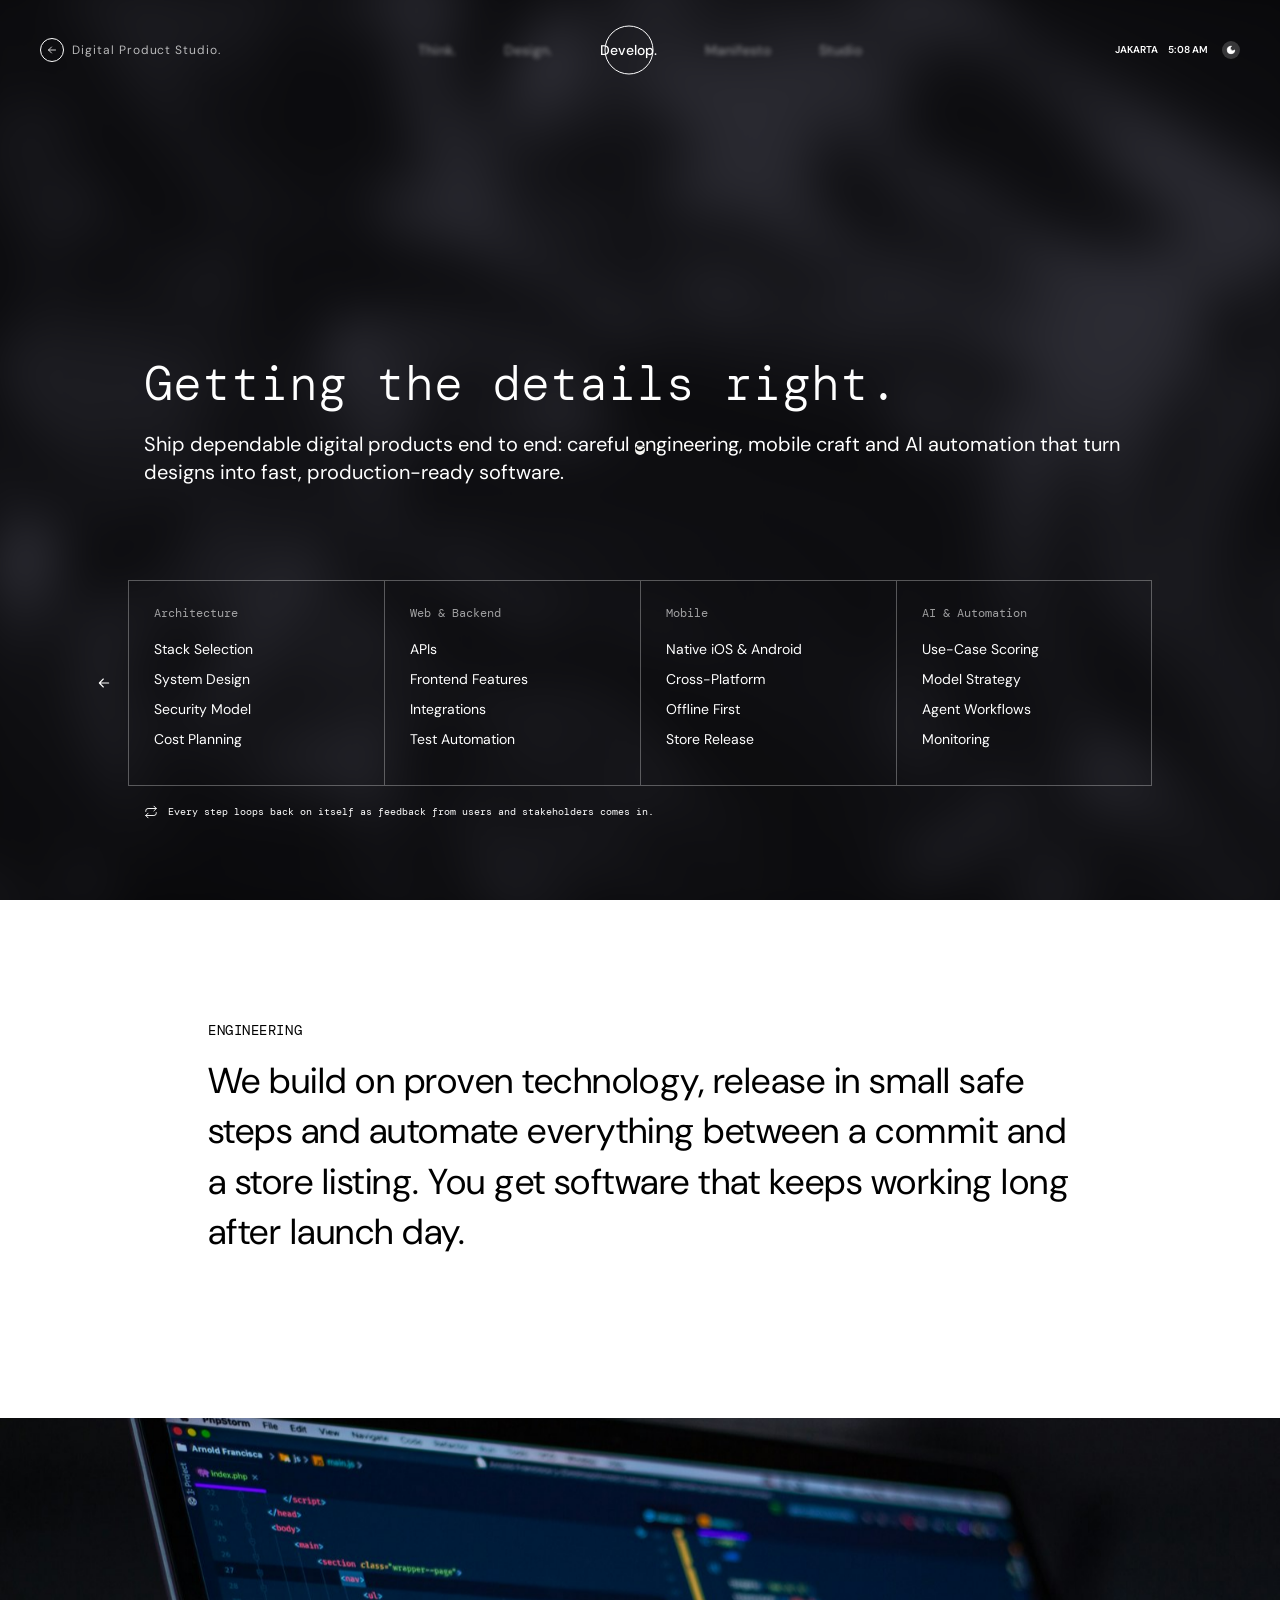
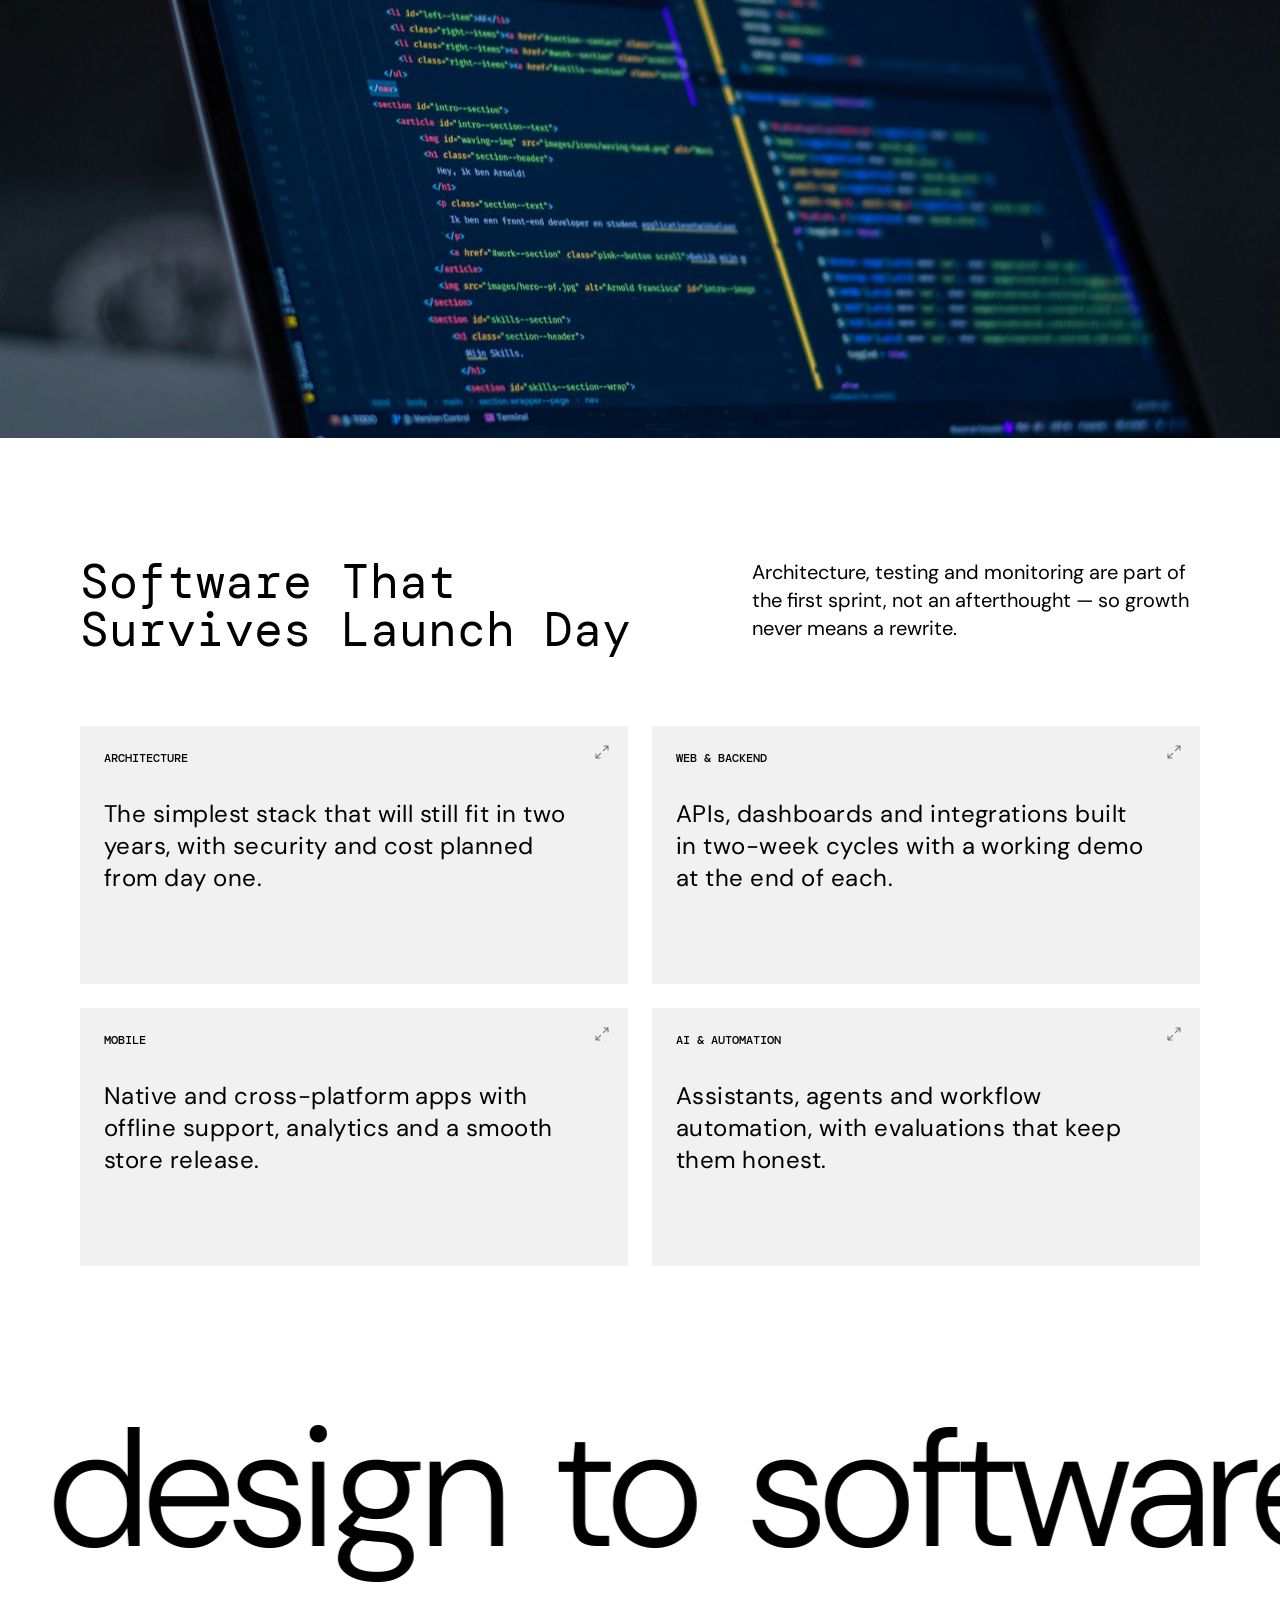
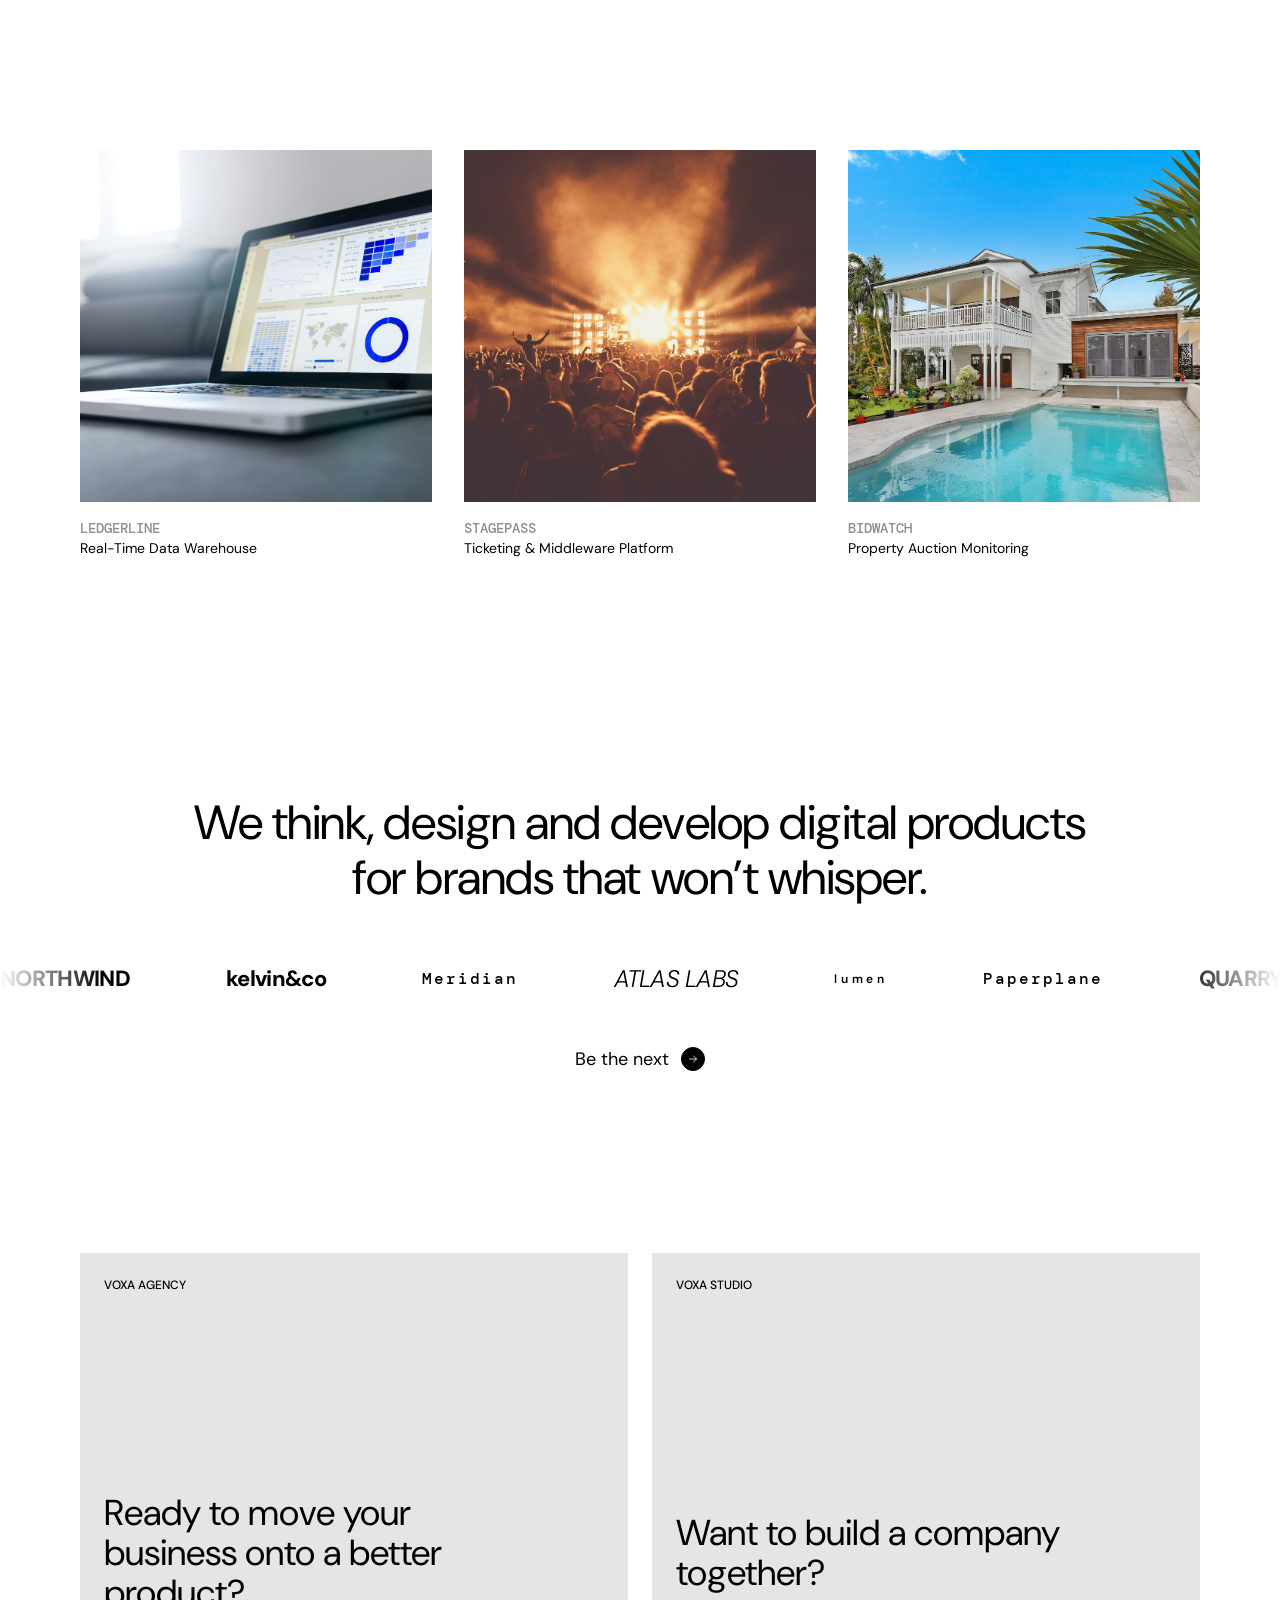
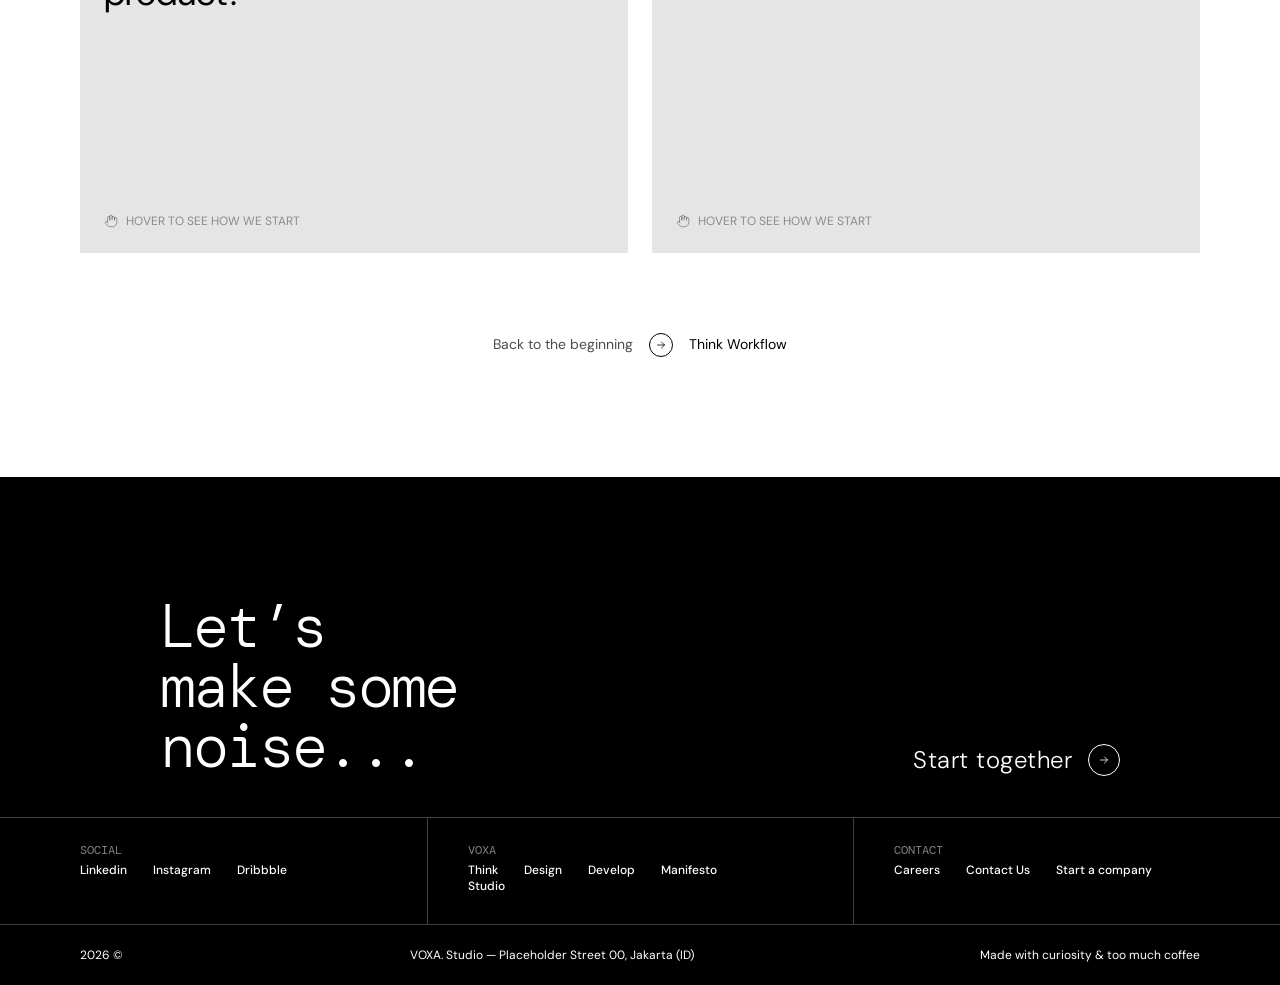
<file: pillars/develop.html>
<!doctype html>
<html lang="en">
<head>
<meta charset="utf-8">
<meta name="viewport" content="width=device-width, initial-scale=1">
<title>Develop | VOXA</title>
<meta name="description" content="Ship dependable digital products end to end: careful engineering, mobile craft and AI automation that turn designs into fast, production-ready software.">
<meta name="theme-color" content="#000000">
<link rel="icon" href="../assets/favicon.svg" type="image/svg+xml">
<link rel="preconnect" href="https://fonts.googleapis.com">
<link rel="preconnect" href="https://fonts.gstatic.com" crossorigin>
<link rel="stylesheet" href="https://fonts.googleapis.com/css2?family=DM+Mono:wght@300;400;500&family=DM+Sans:opsz,wght@9..40,100..1000&display=swap">
<link rel="stylesheet" href="../css/core.css">
<link rel="stylesheet" href="../css/pillar.css">
</head>
<body class="pillar" data-tint="[0.12,0.12,0.14]" data-hi="[0.3,0.3,0.33]" data-flat="1">
<canvas class="fluid" aria-hidden="true"></canvas>


<header class="header">
  <a href="../index.html" class="brand" aria-label="VOXA. home"><span class="brand__back"><svg viewBox="0 0 24 24" fill="none" stroke="currentColor" stroke-width="1.6" stroke-linecap="round" stroke-linejoin="round"><path d="M19 12H5M11 18l-6-6 6-6"/></svg></span><span class="brand__tag">Digital Product Studio.</span></a>
  <nav class="nav has-active" aria-label="Main"><a href="../pillars/think.html"><svg class="nav__ring" viewBox="0 0 50 50"><circle cx="25" cy="25" r="24"/></svg><span>Think.</span></a><a href="../pillars/design.html"><svg class="nav__ring" viewBox="0 0 50 50"><circle cx="25" cy="25" r="24"/></svg><span>Design.</span></a><a href="../pillars/develop.html" class="is-active" aria-current="page"><svg class="nav__ring" viewBox="0 0 50 50"><circle cx="25" cy="25" r="24"/></svg><span>Develop.</span></a><a href="../manifesto.html"><svg class="nav__ring" viewBox="0 0 50 50"><circle cx="25" cy="25" r="24"/></svg><span>Manifesto</span></a><a href="../studio.html"><svg class="nav__ring" viewBox="0 0 50 50"><circle cx="25" cy="25" r="24"/></svg><span>Studio</span></a></nav>
  <div class="hdr-right"><span>JAKARTA</span><span class="time" data-clock>--:--</span><button class="theme-btn" data-theme-toggle aria-label="Toggle fluid theme"><svg viewBox="0 0 24 24" fill="#fff" stroke="currentColor" stroke-width="2" stroke-linecap="round" stroke-linejoin="round"><path d="M12 3a6 6 0 0 0 9 9 9 9 0 1 1-9-9Z"/></svg></button></div>
  <button class="burger" aria-label="Toggle menu" aria-expanded="false"><i></i><i></i><i></i></button>
</header>
<nav class="mmenu" aria-label="Mobile"><a href="../pillars/think.html">Think.</a><a href="../pillars/design.html">Design.</a><a href="../pillars/develop.html">Develop.</a><a href="../manifesto.html">Manifesto</a><a href="../studio.html">Studio</a>
  <div class="hdr-right"><span>JAKARTA</span><span class="time" data-clock>--:--</span><button class="theme-btn" data-theme-toggle aria-label="Toggle fluid theme"><svg viewBox="0 0 24 24" fill="#fff" stroke="currentColor" stroke-width="2" stroke-linecap="round" stroke-linejoin="round"><path d="M12 3a6 6 0 0 0 9 9 9 9 0 1 1-9-9Z"/></svg></button></div>
</nav>
<main class="page">
  <section class="p-hero">
    <h1 class="p-hero__title" data-scramble>Getting the details right.</h1>
    <p class="p-hero__lead" data-words>Ship dependable digital products end to end: careful engineering, mobile craft and AI automation that turn designs into fast, production-ready software.</p>
    <div class="strip">
      <a class="strip__nav strip__nav--prev" href="../pillars/design.html" aria-label="Previous pillar"><svg viewBox="0 0 24 24" fill="none" stroke="currentColor" stroke-width="1.6" stroke-linecap="round" stroke-linejoin="round"><path d="M19 12H5M11 18l-6-6 6-6"/></svg></a>
      <div class="strip__cols">
        <div class="strip__col"><h4>Architecture</h4><ul><li>Stack Selection</li><li>System Design</li><li>Security Model</li><li>Cost Planning</li></ul></div><div class="strip__col"><h4>Web & Backend</h4><ul><li>APIs</li><li>Frontend Features</li><li>Integrations</li><li>Test Automation</li></ul></div><div class="strip__col"><h4>Mobile</h4><ul><li>Native iOS & Android</li><li>Cross-Platform</li><li>Offline First</li><li>Store Release</li></ul></div><div class="strip__col"><h4>AI & Automation</h4><ul><li>Use-Case Scoring</li><li>Model Strategy</li><li>Agent Workflows</li><li>Monitoring</li></ul></div>
      </div>
      <span class="strip__nav is-empty"></span>
    </div>
    <p class="p-note"><svg viewBox="0 0 24 24" fill="none" stroke="currentColor" stroke-width="1.6" stroke-linecap="round" stroke-linejoin="round"><path d="M17 2l4 4-4 4"/><path d="M3 11v-1a4 4 0 0 1 4-4h14M7 22l-4-4 4-4"/><path d="M21 13v1a4 4 0 0 1-4 4H3"/></svg>Every step loops back on itself as feedback from users and stakeholders comes in.</p>
  </section>

  <div class="light">
    <section class="p-statement wrap"><div class="inner" data-reveal>
      <p class="kick">Engineering</p>
      <p class="big">We build on proven technology, release in small safe steps and automate everything between a commit and a store listing. You get software that keeps working long after launch day.</p>
    </div></section>

    <div class="p-image"><img src="../assets/img/code-2.jpg" alt="" data-parallax loading="lazy"></div>

    <div class="wrap">
      <div class="inner">
        <div class="p-intro"><h2 data-reveal>Software That Survives Launch Day</h2><p data-reveal>Architecture, testing and monitoring are part of the first sprint, not an afterthought — so growth never means a rewrite.</p></div>
        <div class="p-cards">
          <div class="p-card" data-reveal>
            <p class="p-card__k">Architecture</p><span class="p-card__corner"><svg viewBox="0 0 24 24" fill="none" stroke="currentColor" stroke-width="1.6" stroke-linecap="round" stroke-linejoin="round"><path d="M15 3h6v6M9 21H3v-6M21 3l-7 7M3 21l7-7"/></svg></span>
            <p class="p-card__txt">The simplest stack that will still fit in two years, with security and cost planned from day one.</p>
            <ul class="p-card__list"><li><b>System Design</b><span>Boundaries that make sense.</span></li><li><b>Security</b><span>Threat-modelled early.</span></li><li><b>Cost Planning</b><span>No surprise cloud bills.</span></li></ul>
          </div><div class="p-card" data-reveal>
            <p class="p-card__k">Web & backend</p><span class="p-card__corner"><svg viewBox="0 0 24 24" fill="none" stroke="currentColor" stroke-width="1.6" stroke-linecap="round" stroke-linejoin="round"><path d="M15 3h6v6M9 21H3v-6M21 3l-7 7M3 21l7-7"/></svg></span>
            <p class="p-card__txt">APIs, dashboards and integrations built in two-week cycles with a working demo at the end of each.</p>
            <ul class="p-card__list"><li><b>APIs</b><span>Typed, documented, versioned.</span></li><li><b>Frontend</b><span>Fast on every device.</span></li><li><b>Integrations</b><span>ERP, CRM, payments.</span></li></ul>
          </div><div class="p-card" data-reveal>
            <p class="p-card__k">Mobile</p><span class="p-card__corner"><svg viewBox="0 0 24 24" fill="none" stroke="currentColor" stroke-width="1.6" stroke-linecap="round" stroke-linejoin="round"><path d="M15 3h6v6M9 21H3v-6M21 3l-7 7M3 21l7-7"/></svg></span>
            <p class="p-card__txt">Native and cross-platform apps with offline support, analytics and a smooth store release.</p>
            <ul class="p-card__list"><li><b>iOS & Android</b><span>Native when it matters.</span></li><li><b>Cross-Platform</b><span>One codebase when it doesn't.</span></li><li><b>Release</b><span>Store-ready from sprint one.</span></li></ul>
          </div><div class="p-card" data-reveal>
            <p class="p-card__k">AI & automation</p><span class="p-card__corner"><svg viewBox="0 0 24 24" fill="none" stroke="currentColor" stroke-width="1.6" stroke-linecap="round" stroke-linejoin="round"><path d="M15 3h6v6M9 21H3v-6M21 3l-7 7M3 21l7-7"/></svg></span>
            <p class="p-card__txt">Assistants, agents and workflow automation, with evaluations that keep them honest.</p>
            <ul class="p-card__list"><li><b>Model Strategy</b><span>Right model, right cost.</span></li><li><b>Agents</b><span>Tasks done, not just answered.</span></li><li><b>Monitoring</b><span>Quality you can measure.</span></li></ul>
          </div>
        </div>
      </div>
    </div>

    <div class="bigline" data-bigline><div class="bigline__track"><span>From</span><span>approved</span><span>design</span><span>to</span><span>software</span><span>in</span><span>production.</span></div></div>

    <div class="wrap">
<div class="inner">
  
  <div class="cases">
    <a href="../contact.html" class="case" data-reveal><div class="case__img"><img src="../assets/img/charts.jpg" alt="Ledgerline" loading="lazy"></div><p class="case__name">Ledgerline</p><p class="case__sub">Real-Time Data Warehouse</p><span class="circ "><svg viewBox="0 0 24 24" fill="none" stroke="currentColor" stroke-width="1.6" stroke-linecap="round" stroke-linejoin="round"><path d="M5 12h14M13 6l6 6-6 6"/></svg></span></a><a href="../contact.html" class="case" data-reveal><div class="case__img"><img src="../assets/img/concert.jpg" alt="Stagepass" loading="lazy"></div><p class="case__name">Stagepass</p><p class="case__sub">Ticketing & Middleware Platform</p><span class="circ "><svg viewBox="0 0 24 24" fill="none" stroke="currentColor" stroke-width="1.6" stroke-linecap="round" stroke-linejoin="round"><path d="M5 12h14M13 6l6 6-6 6"/></svg></span></a><a href="../contact.html" class="case" data-reveal><div class="case__img"><img src="../assets/img/house-3.jpg" alt="Bidwatch" loading="lazy"></div><p class="case__name">Bidwatch</p><p class="case__sub">Property Auction Monitoring</p><span class="circ "><svg viewBox="0 0 24 24" fill="none" stroke="currentColor" stroke-width="1.6" stroke-linecap="round" stroke-linejoin="round"><path d="M5 12h14M13 6l6 6-6 6"/></svg></span></a>
  </div>
</div></div>
    
<section class="brands">
  <h3 data-reveal>We think, design and develop digital products for brands that won’t whisper.</h3>
  <div class="brands__row"><div class="brands__track"><span>NORTHWIND</span><span>kelvin&co</span><span>Meridian</span><span>ATLAS LABS</span><span>lumen</span><span>Paperplane</span><span>QUARRY</span><span>Halcyon</span><span>OPAL</span><span>brightside</span><span>Tandem</span><span>VERTEX</span></div></div>
  <a href="../contact.html" class="alink">Be the next <span class="circ circ--fill"><svg viewBox="0 0 24 24" fill="none" stroke="currentColor" stroke-width="1.6" stroke-linecap="round" stroke-linejoin="round"><path d="M5 12h14M13 6l6 6-6 6"/></svg></span></a>
</section>
    <div class="wrap">
<div class="inner ctas">
  <a href="../contact.html?c=business" class="ctacard">
    <span class="ctacard__k">VOXA AGENCY</span>
    <p class="ctacard__q">Ready to move your business onto a better product?</p>
    <span class="ctacard__hint"><svg viewBox="0 0 24 24" fill="none" stroke="currentColor" stroke-width="1.5" stroke-linecap="round" stroke-linejoin="round"><path d="M18 11V6a2 2 0 0 0-4 0v1M14 10V4a2 2 0 0 0-4 0v6M10 10.5V6a2 2 0 0 0-4 0v8"/><path d="M18 8a2 2 0 1 1 4 0v6a8 8 0 0 1-8 8h-2c-2.8 0-4.5-.9-5.9-2.3l-3.6-3.6a2 2 0 0 1 2.8-2.8L7 15"/></svg>Hover to see how we start</span>
    <span class="ctacard__bg"><img src="../assets/img/building.jpg" alt="" loading="lazy" style="filter:sepia(.6) brightness(.55)"></span>
    <span class="ctacard__alt">Tell us where your product hurts. We map the fix, the team and the timeline in one call.</span>
    <span class="ctacard__go">Send your brief <span class="circ "><svg viewBox="0 0 24 24" fill="none" stroke="currentColor" stroke-width="1.6" stroke-linecap="round" stroke-linejoin="round"><path d="M5 12h14M13 6l6 6-6 6"/></svg></span></span>
  </a>
  <a href="../contact.html?c=startup" class="ctacard">
    <span class="ctacard__k">VOXA STUDIO</span>
    <p class="ctacard__q">Want to build a company together?</p>
    <span class="ctacard__hint"><svg viewBox="0 0 24 24" fill="none" stroke="currentColor" stroke-width="1.5" stroke-linecap="round" stroke-linejoin="round"><path d="M18 11V6a2 2 0 0 0-4 0v1M14 10V4a2 2 0 0 0-4 0v6M10 10.5V6a2 2 0 0 0-4 0v8"/><path d="M18 8a2 2 0 1 1 4 0v6a8 8 0 0 1-8 8h-2c-2.8 0-4.5-.9-5.9-2.3l-3.6-3.6a2 2 0 0 1 2.8-2.8L7 15"/></svg>Hover to see how we start</span>
    <span class="ctacard__bg"><img src="../assets/img/gradient-3.jpg" alt="" loading="lazy"></span>
    <span class="ctacard__alt">Have the market knowledge but not the tech team? We join as co-founders and build it with you.</span>
    <span class="ctacard__go">Pitch your idea <span class="circ "><svg viewBox="0 0 24 24" fill="none" stroke="currentColor" stroke-width="1.6" stroke-linecap="round" stroke-linejoin="round"><path d="M5 12h14M13 6l6 6-6 6"/></svg></span></span>
  </a>
</div><a href="../pillars/think.html" class="nextlink"><b>Back to the beginning</b><span class="circ "><svg viewBox="0 0 24 24" fill="none" stroke="currentColor" stroke-width="1.6" stroke-linecap="round" stroke-linejoin="round"><path d="M5 12h14M13 6l6 6-6 6"/></svg></span><span>Think Workflow</span></a></div>
  </div>
  
<footer class="footer">
  <div class="footer__top">
    <p class="footer__claim">Let’s make some noise...</p>
    <a href="../contact.html" class="footer__work">Start together <span class="circ "><svg viewBox="0 0 24 24" fill="none" stroke="currentColor" stroke-width="1.6" stroke-linecap="round" stroke-linejoin="round"><path d="M5 12h14M13 6l6 6-6 6"/></svg></span></a>
  </div>
  <div class="footer__cols">
    <div class="footer__col"><h6>Social</h6><div><a href="#">Linkedin</a><a href="#">Instagram</a><a href="#">Dribbble</a></div></div>
    <div class="footer__col"><h6>VOXA</h6><div><a href="../pillars/think.html">Think</a><a href="../pillars/design.html">Design</a><a href="../pillars/develop.html">Develop</a><a href="../manifesto.html">Manifesto</a><a href="../studio.html">Studio</a></div></div>
    <div class="footer__col"><h6>Contact</h6><div><a href="../contact.html?c=career">Careers</a><a href="../contact.html">Contact Us</a><a href="../contact.html?c=startup">Start a company</a></div></div>
  </div>
  <div class="footer__bar"><span><span data-year></span> ©</span><span>VOXA. Studio — Placeholder Street 00, Jakarta (ID)</span><span>Made with curiosity &amp; too much coffee</span></div>
</footer>
</main>
<script src="../js/fluid.js"></script>
<script src="../js/core.js"></script>

</body>
</html>
</file>
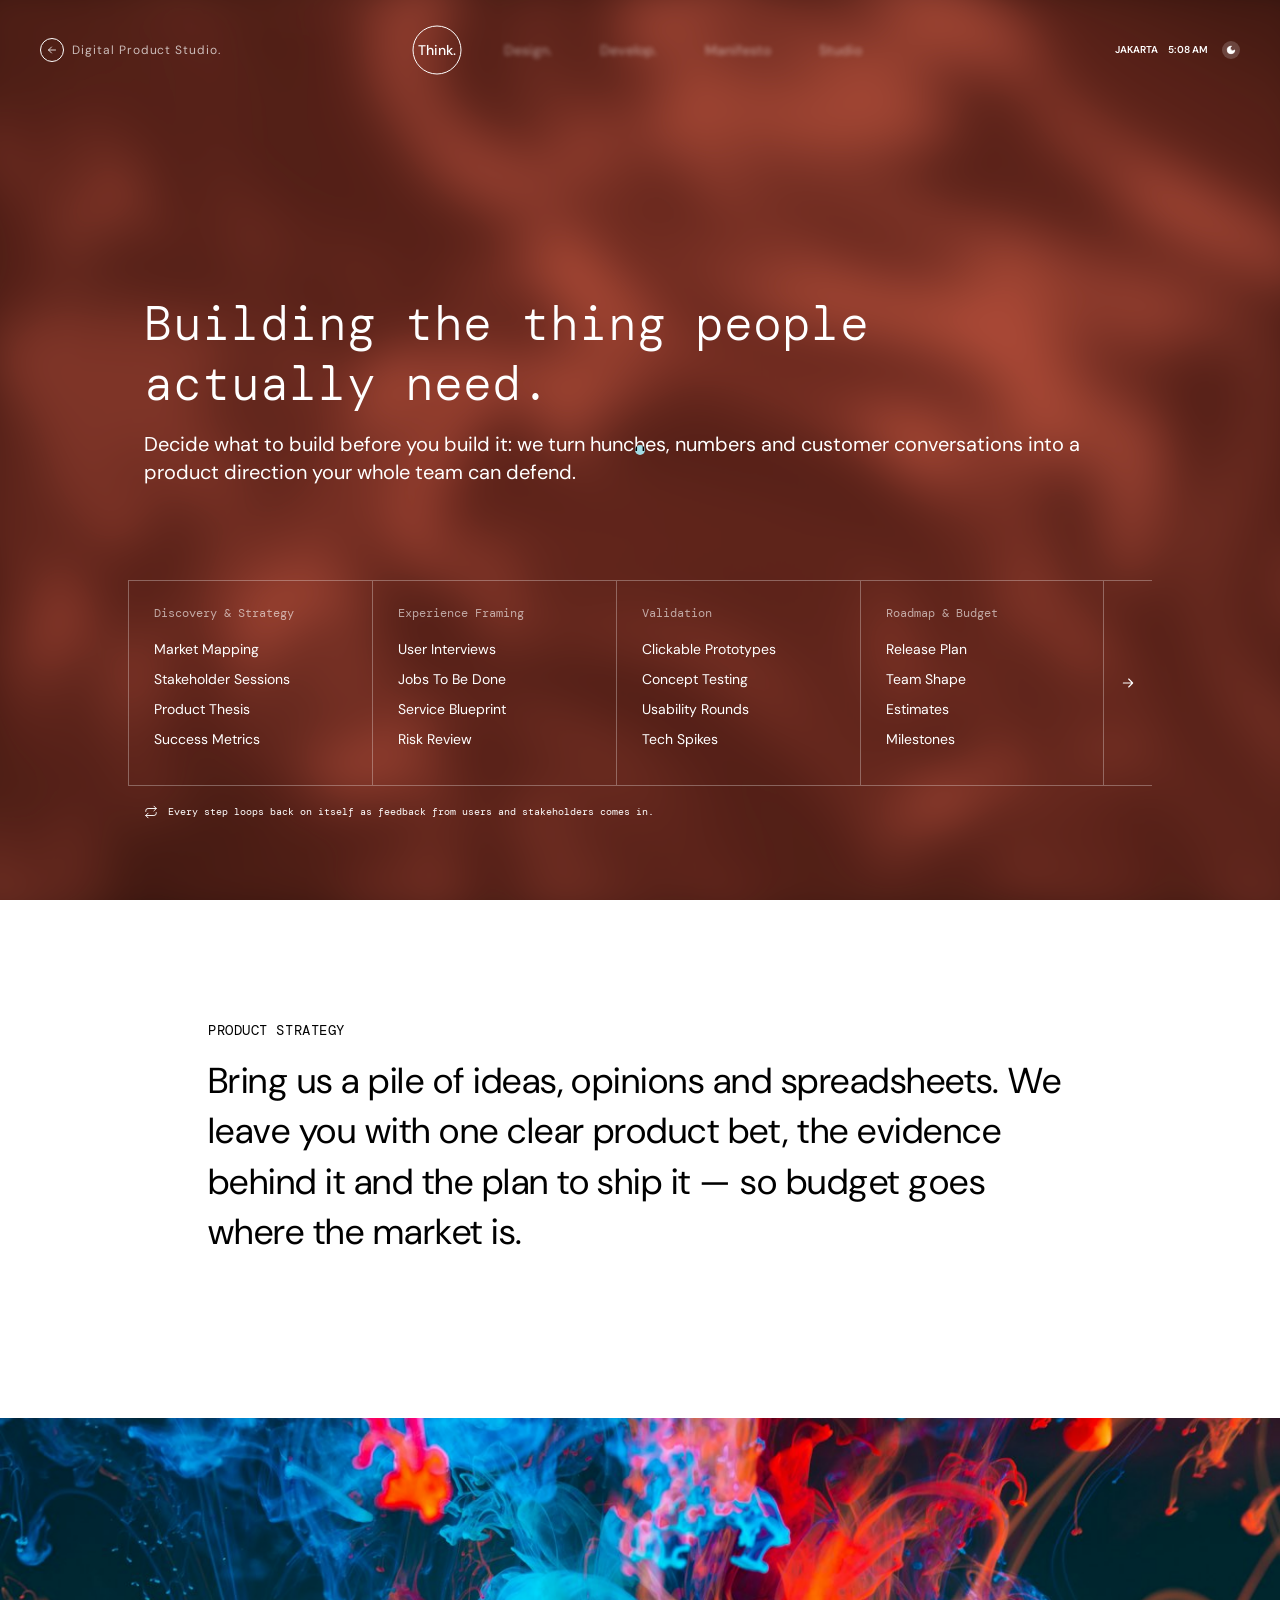
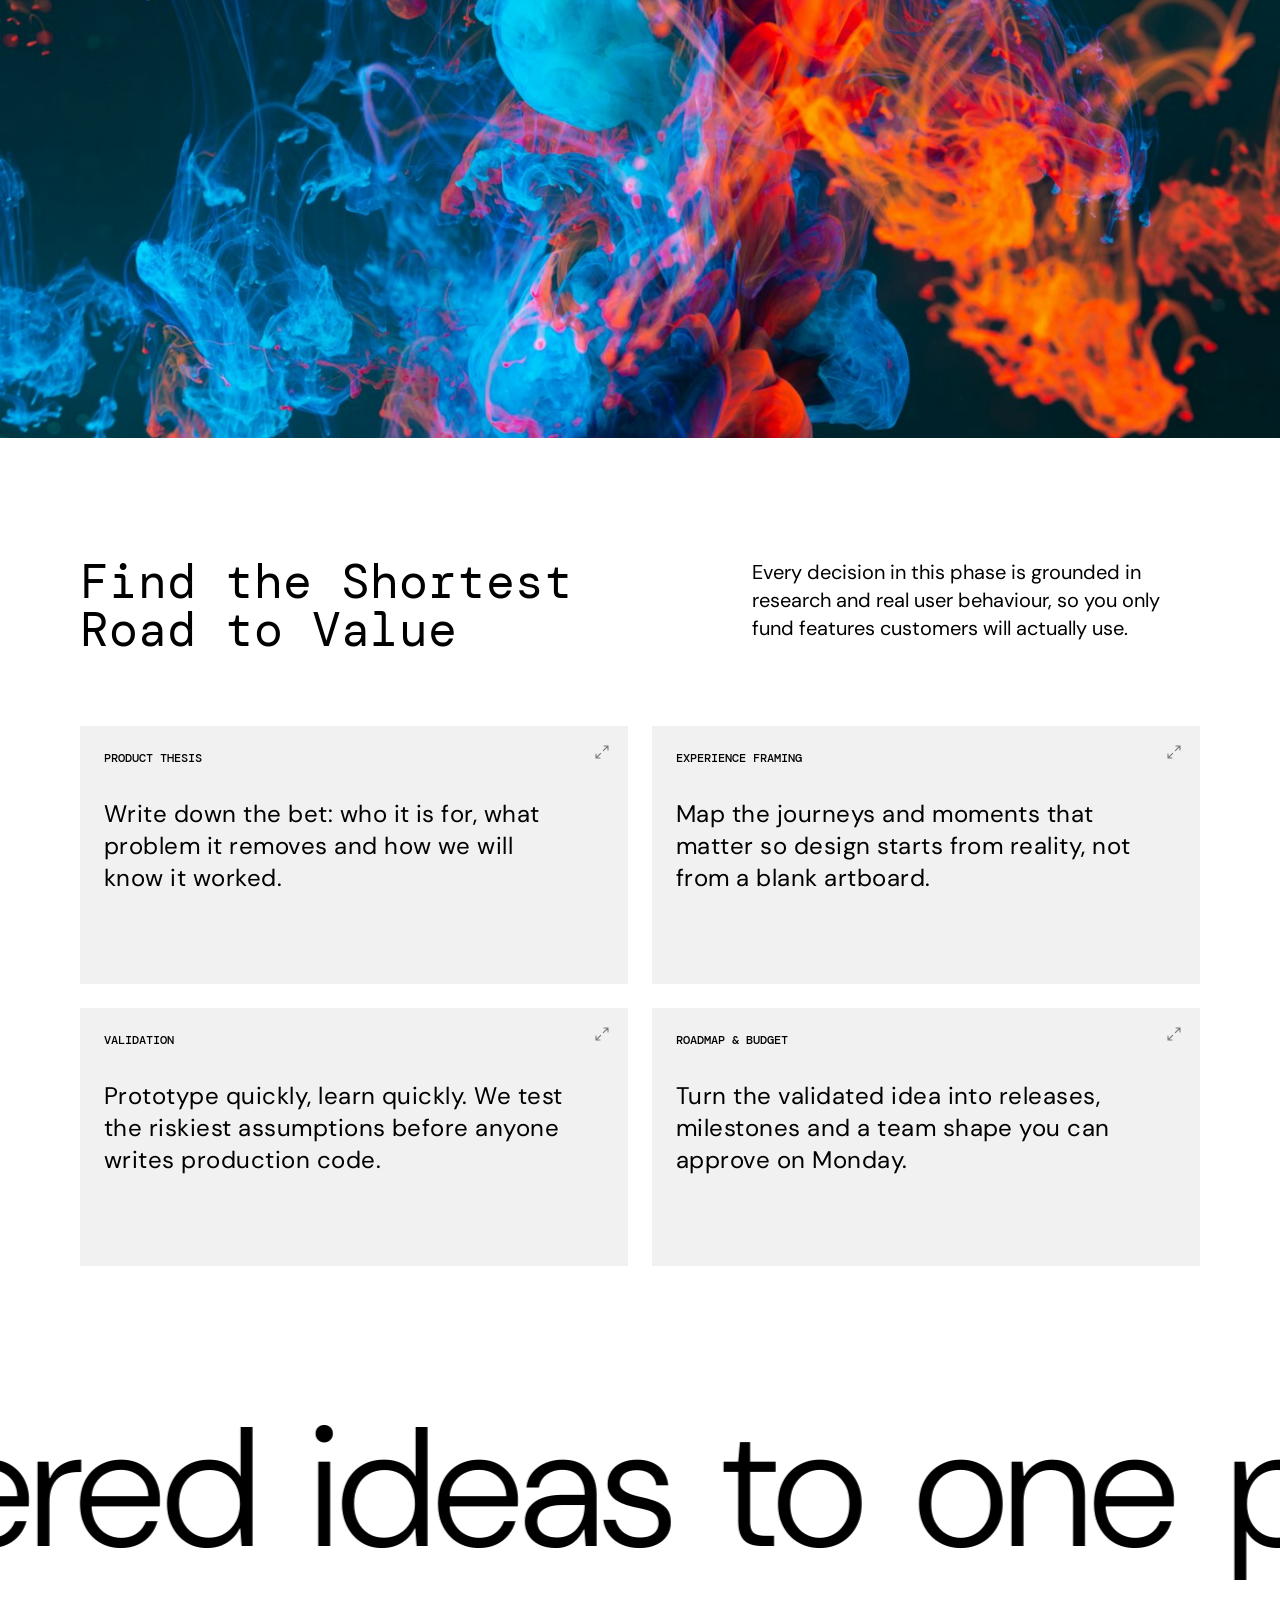
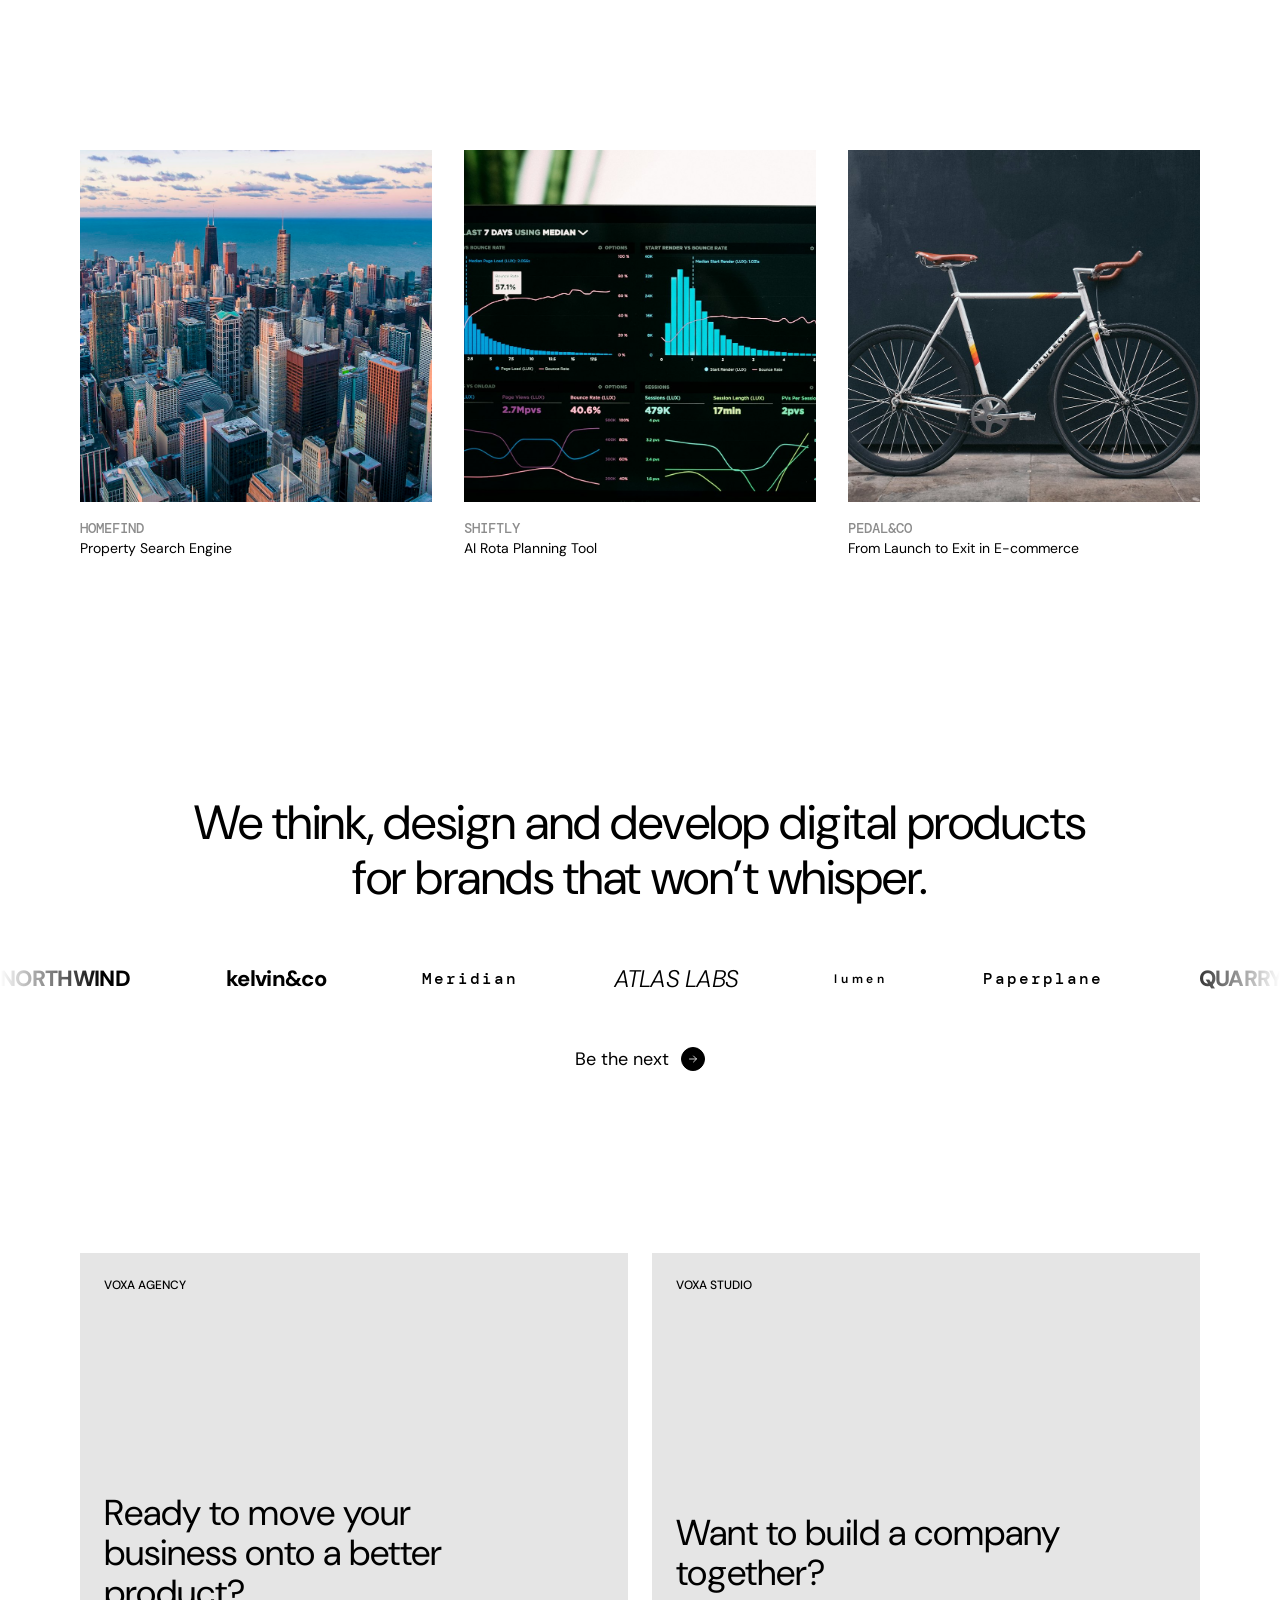
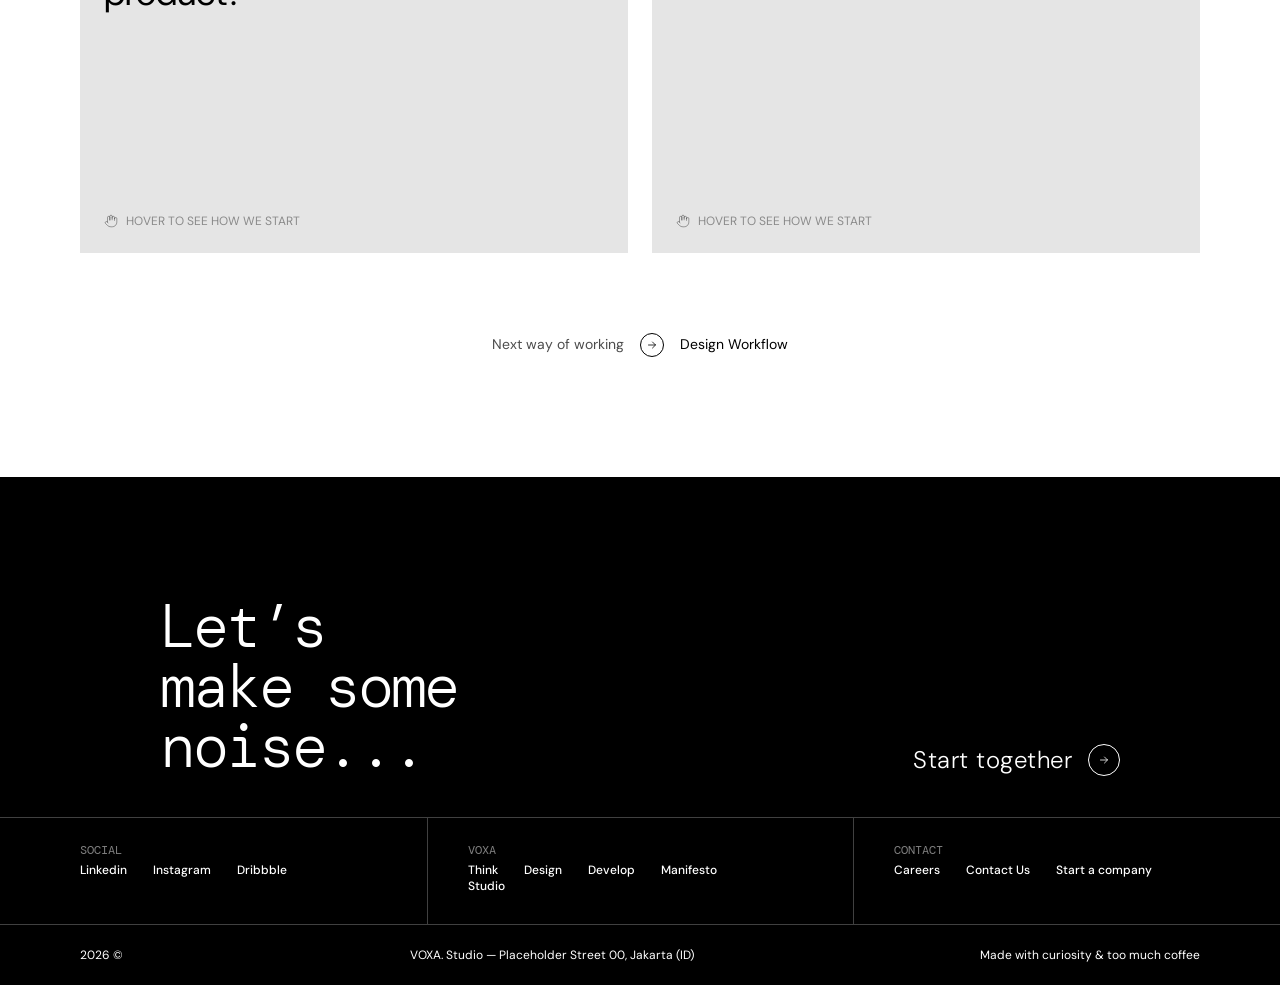
<file: pillars/think.html>
<!doctype html>
<html lang="en">
<head>
<meta charset="utf-8">
<meta name="viewport" content="width=device-width, initial-scale=1">
<title>Think | VOXA</title>
<meta name="description" content="Decide what to build before you build it: we turn hunches, numbers and customer conversations into a product direction your whole team can defend.">
<meta name="theme-color" content="#000000">
<link rel="icon" href="../assets/favicon.svg" type="image/svg+xml">
<link rel="preconnect" href="https://fonts.googleapis.com">
<link rel="preconnect" href="https://fonts.gstatic.com" crossorigin>
<link rel="stylesheet" href="https://fonts.googleapis.com/css2?family=DM+Mono:wght@300;400;500&family=DM+Sans:opsz,wght@9..40,100..1000&display=swap">
<link rel="stylesheet" href="../css/core.css">
<link rel="stylesheet" href="../css/pillar.css">
</head>
<body class="pillar" data-tint="[0.5,0.25,0.2]" data-hi="[0.5,0.32,0.27]" data-flat="1">
<canvas class="fluid" aria-hidden="true"></canvas>


<header class="header">
  <a href="../index.html" class="brand" aria-label="VOXA. home"><span class="brand__back"><svg viewBox="0 0 24 24" fill="none" stroke="currentColor" stroke-width="1.6" stroke-linecap="round" stroke-linejoin="round"><path d="M19 12H5M11 18l-6-6 6-6"/></svg></span><span class="brand__tag">Digital Product Studio.</span></a>
  <nav class="nav has-active" aria-label="Main"><a href="../pillars/think.html" class="is-active" aria-current="page"><svg class="nav__ring" viewBox="0 0 50 50"><circle cx="25" cy="25" r="24"/></svg><span>Think.</span></a><a href="../pillars/design.html"><svg class="nav__ring" viewBox="0 0 50 50"><circle cx="25" cy="25" r="24"/></svg><span>Design.</span></a><a href="../pillars/develop.html"><svg class="nav__ring" viewBox="0 0 50 50"><circle cx="25" cy="25" r="24"/></svg><span>Develop.</span></a><a href="../manifesto.html"><svg class="nav__ring" viewBox="0 0 50 50"><circle cx="25" cy="25" r="24"/></svg><span>Manifesto</span></a><a href="../studio.html"><svg class="nav__ring" viewBox="0 0 50 50"><circle cx="25" cy="25" r="24"/></svg><span>Studio</span></a></nav>
  <div class="hdr-right"><span>JAKARTA</span><span class="time" data-clock>--:--</span><button class="theme-btn" data-theme-toggle aria-label="Toggle fluid theme"><svg viewBox="0 0 24 24" fill="#fff" stroke="currentColor" stroke-width="2" stroke-linecap="round" stroke-linejoin="round"><path d="M12 3a6 6 0 0 0 9 9 9 9 0 1 1-9-9Z"/></svg></button></div>
  <button class="burger" aria-label="Toggle menu" aria-expanded="false"><i></i><i></i><i></i></button>
</header>
<nav class="mmenu" aria-label="Mobile"><a href="../pillars/think.html">Think.</a><a href="../pillars/design.html">Design.</a><a href="../pillars/develop.html">Develop.</a><a href="../manifesto.html">Manifesto</a><a href="../studio.html">Studio</a>
  <div class="hdr-right"><span>JAKARTA</span><span class="time" data-clock>--:--</span><button class="theme-btn" data-theme-toggle aria-label="Toggle fluid theme"><svg viewBox="0 0 24 24" fill="#fff" stroke="currentColor" stroke-width="2" stroke-linecap="round" stroke-linejoin="round"><path d="M12 3a6 6 0 0 0 9 9 9 9 0 1 1-9-9Z"/></svg></button></div>
</nav>
<main class="page">
  <section class="p-hero">
    <h1 class="p-hero__title" data-scramble>Building the thing people actually need.</h1>
    <p class="p-hero__lead" data-words>Decide what to build before you build it: we turn hunches, numbers and customer conversations into a product direction your whole team can defend.</p>
    <div class="strip">
      <span class="strip__nav is-empty"></span>
      <div class="strip__cols">
        <div class="strip__col"><h4>Discovery & Strategy</h4><ul><li>Market Mapping</li><li>Stakeholder Sessions</li><li>Product Thesis</li><li>Success Metrics</li></ul></div><div class="strip__col"><h4>Experience Framing</h4><ul><li>User Interviews</li><li>Jobs To Be Done</li><li>Service Blueprint</li><li>Risk Review</li></ul></div><div class="strip__col"><h4>Validation</h4><ul><li>Clickable Prototypes</li><li>Concept Testing</li><li>Usability Rounds</li><li>Tech Spikes</li></ul></div><div class="strip__col"><h4>Roadmap & Budget</h4><ul><li>Release Plan</li><li>Team Shape</li><li>Estimates</li><li>Milestones</li></ul></div>
      </div>
      <a class="strip__nav strip__nav--next" href="../pillars/design.html" aria-label="Next pillar"><svg viewBox="0 0 24 24" fill="none" stroke="currentColor" stroke-width="1.6" stroke-linecap="round" stroke-linejoin="round"><path d="M5 12h14M13 6l6 6-6 6"/></svg></a>
    </div>
    <p class="p-note"><svg viewBox="0 0 24 24" fill="none" stroke="currentColor" stroke-width="1.6" stroke-linecap="round" stroke-linejoin="round"><path d="M17 2l4 4-4 4"/><path d="M3 11v-1a4 4 0 0 1 4-4h14M7 22l-4-4 4-4"/><path d="M21 13v1a4 4 0 0 1-4 4H3"/></svg>Every step loops back on itself as feedback from users and stakeholders comes in.</p>
  </section>

  <div class="light">
    <section class="p-statement wrap"><div class="inner" data-reveal>
      <p class="kick">Product strategy</p>
      <p class="big">Bring us a pile of ideas, opinions and spreadsheets. We leave you with one clear product bet, the evidence behind it and the plan to ship it — so budget goes where the market is.</p>
    </div></section>

    <div class="p-image"><img src="../assets/img/abstract-5.jpg" alt="" data-parallax loading="lazy"></div>

    <div class="wrap">
      <div class="inner">
        <div class="p-intro"><h2 data-reveal>Find the Shortest Road to Value</h2><p data-reveal>Every decision in this phase is grounded in research and real user behaviour, so you only fund features customers will actually use.</p></div>
        <div class="p-cards">
          <div class="p-card" data-reveal>
            <p class="p-card__k">Product thesis</p><span class="p-card__corner"><svg viewBox="0 0 24 24" fill="none" stroke="currentColor" stroke-width="1.6" stroke-linecap="round" stroke-linejoin="round"><path d="M15 3h6v6M9 21H3v-6M21 3l-7 7M3 21l7-7"/></svg></span>
            <p class="p-card__txt">Write down the bet: who it is for, what problem it removes and how we will know it worked.</p>
            <ul class="p-card__list"><li><b>Market Mapping</b><span>Size, segments and the gaps nobody serves.</span></li><li><b>Product Thesis</b><span>One page the whole company agrees on.</span></li><li><b>Success Metrics</b><span>Numbers that prove the bet is paying off.</span></li></ul>
          </div><div class="p-card" data-reveal>
            <p class="p-card__k">Experience framing</p><span class="p-card__corner"><svg viewBox="0 0 24 24" fill="none" stroke="currentColor" stroke-width="1.6" stroke-linecap="round" stroke-linejoin="round"><path d="M15 3h6v6M9 21H3v-6M21 3l-7 7M3 21l7-7"/></svg></span>
            <p class="p-card__txt">Map the journeys and moments that matter so design starts from reality, not from a blank artboard.</p>
            <ul class="p-card__list"><li><b>User Interviews</b><span>Real conversations, recorded and synthesised.</span></li><li><b>Journey Maps</b><span>Where people get stuck today.</span></li><li><b>Service Blueprint</b><span>What happens behind every screen.</span></li></ul>
          </div><div class="p-card" data-reveal>
            <p class="p-card__k">Validation</p><span class="p-card__corner"><svg viewBox="0 0 24 24" fill="none" stroke="currentColor" stroke-width="1.6" stroke-linecap="round" stroke-linejoin="round"><path d="M15 3h6v6M9 21H3v-6M21 3l-7 7M3 21l7-7"/></svg></span>
            <p class="p-card__txt">Prototype quickly, learn quickly. We test the riskiest assumptions before anyone writes production code.</p>
            <ul class="p-card__list"><li><b>Clickable Prototypes</b><span>Real enough for honest feedback.</span></li><li><b>Concept Tests</b><span>Five users, every week.</span></li><li><b>Tech Spikes</b><span>Proof the hard part is buildable.</span></li></ul>
          </div><div class="p-card" data-reveal>
            <p class="p-card__k">Roadmap & budget</p><span class="p-card__corner"><svg viewBox="0 0 24 24" fill="none" stroke="currentColor" stroke-width="1.6" stroke-linecap="round" stroke-linejoin="round"><path d="M15 3h6v6M9 21H3v-6M21 3l-7 7M3 21l7-7"/></svg></span>
            <p class="p-card__txt">Turn the validated idea into releases, milestones and a team shape you can approve on Monday.</p>
            <ul class="p-card__list"><li><b>Release Plan</b><span>Small slices with visible value.</span></li><li><b>Estimates</b><span>Ranges, assumptions and risks.</span></li><li><b>Team Shape</b><span>Who we need and when.</span></li></ul>
          </div>
        </div>
      </div>
    </div>

    <div class="bigline" data-bigline><div class="bigline__track"><span>From</span><span>scattered</span><span>ideas</span><span>to</span><span>one</span><span>product</span><span>plan.</span></div></div>

    <div class="wrap">
<div class="inner">
  
  <div class="cases">
    <a href="../contact.html" class="case" data-reveal><div class="case__img"><img src="../assets/img/city.jpg" alt="Homefind" loading="lazy"></div><p class="case__name">Homefind</p><p class="case__sub">Property Search Engine</p><span class="circ "><svg viewBox="0 0 24 24" fill="none" stroke="currentColor" stroke-width="1.6" stroke-linecap="round" stroke-linejoin="round"><path d="M5 12h14M13 6l6 6-6 6"/></svg></span></a><a href="../contact.html" class="case" data-reveal><div class="case__img"><img src="../assets/img/dashboard.jpg" alt="Shiftly" loading="lazy"></div><p class="case__name">Shiftly</p><p class="case__sub">AI Rota Planning Tool</p><span class="circ "><svg viewBox="0 0 24 24" fill="none" stroke="currentColor" stroke-width="1.6" stroke-linecap="round" stroke-linejoin="round"><path d="M5 12h14M13 6l6 6-6 6"/></svg></span></a><a href="../contact.html" class="case" data-reveal><div class="case__img"><img src="../assets/img/bike.jpg" alt="Pedal&Co" loading="lazy"></div><p class="case__name">Pedal&Co</p><p class="case__sub">From Launch to Exit in E-commerce</p><span class="circ "><svg viewBox="0 0 24 24" fill="none" stroke="currentColor" stroke-width="1.6" stroke-linecap="round" stroke-linejoin="round"><path d="M5 12h14M13 6l6 6-6 6"/></svg></span></a>
  </div>
</div></div>
    
<section class="brands">
  <h3 data-reveal>We think, design and develop digital products for brands that won’t whisper.</h3>
  <div class="brands__row"><div class="brands__track"><span>NORTHWIND</span><span>kelvin&co</span><span>Meridian</span><span>ATLAS LABS</span><span>lumen</span><span>Paperplane</span><span>QUARRY</span><span>Halcyon</span><span>OPAL</span><span>brightside</span><span>Tandem</span><span>VERTEX</span></div></div>
  <a href="../contact.html" class="alink">Be the next <span class="circ circ--fill"><svg viewBox="0 0 24 24" fill="none" stroke="currentColor" stroke-width="1.6" stroke-linecap="round" stroke-linejoin="round"><path d="M5 12h14M13 6l6 6-6 6"/></svg></span></a>
</section>
    <div class="wrap">
<div class="inner ctas">
  <a href="../contact.html?c=business" class="ctacard">
    <span class="ctacard__k">VOXA AGENCY</span>
    <p class="ctacard__q">Ready to move your business onto a better product?</p>
    <span class="ctacard__hint"><svg viewBox="0 0 24 24" fill="none" stroke="currentColor" stroke-width="1.5" stroke-linecap="round" stroke-linejoin="round"><path d="M18 11V6a2 2 0 0 0-4 0v1M14 10V4a2 2 0 0 0-4 0v6M10 10.5V6a2 2 0 0 0-4 0v8"/><path d="M18 8a2 2 0 1 1 4 0v6a8 8 0 0 1-8 8h-2c-2.8 0-4.5-.9-5.9-2.3l-3.6-3.6a2 2 0 0 1 2.8-2.8L7 15"/></svg>Hover to see how we start</span>
    <span class="ctacard__bg"><img src="../assets/img/building.jpg" alt="" loading="lazy" style="filter:sepia(.6) brightness(.55)"></span>
    <span class="ctacard__alt">Tell us where your product hurts. We map the fix, the team and the timeline in one call.</span>
    <span class="ctacard__go">Send your brief <span class="circ "><svg viewBox="0 0 24 24" fill="none" stroke="currentColor" stroke-width="1.6" stroke-linecap="round" stroke-linejoin="round"><path d="M5 12h14M13 6l6 6-6 6"/></svg></span></span>
  </a>
  <a href="../contact.html?c=startup" class="ctacard">
    <span class="ctacard__k">VOXA STUDIO</span>
    <p class="ctacard__q">Want to build a company together?</p>
    <span class="ctacard__hint"><svg viewBox="0 0 24 24" fill="none" stroke="currentColor" stroke-width="1.5" stroke-linecap="round" stroke-linejoin="round"><path d="M18 11V6a2 2 0 0 0-4 0v1M14 10V4a2 2 0 0 0-4 0v6M10 10.5V6a2 2 0 0 0-4 0v8"/><path d="M18 8a2 2 0 1 1 4 0v6a8 8 0 0 1-8 8h-2c-2.8 0-4.5-.9-5.9-2.3l-3.6-3.6a2 2 0 0 1 2.8-2.8L7 15"/></svg>Hover to see how we start</span>
    <span class="ctacard__bg"><img src="../assets/img/gradient-3.jpg" alt="" loading="lazy"></span>
    <span class="ctacard__alt">Have the market knowledge but not the tech team? We join as co-founders and build it with you.</span>
    <span class="ctacard__go">Pitch your idea <span class="circ "><svg viewBox="0 0 24 24" fill="none" stroke="currentColor" stroke-width="1.6" stroke-linecap="round" stroke-linejoin="round"><path d="M5 12h14M13 6l6 6-6 6"/></svg></span></span>
  </a>
</div><a href="../pillars/design.html" class="nextlink"><b>Next way of working</b><span class="circ "><svg viewBox="0 0 24 24" fill="none" stroke="currentColor" stroke-width="1.6" stroke-linecap="round" stroke-linejoin="round"><path d="M5 12h14M13 6l6 6-6 6"/></svg></span><span>Design Workflow</span></a></div>
  </div>
  
<footer class="footer">
  <div class="footer__top">
    <p class="footer__claim">Let’s make some noise...</p>
    <a href="../contact.html" class="footer__work">Start together <span class="circ "><svg viewBox="0 0 24 24" fill="none" stroke="currentColor" stroke-width="1.6" stroke-linecap="round" stroke-linejoin="round"><path d="M5 12h14M13 6l6 6-6 6"/></svg></span></a>
  </div>
  <div class="footer__cols">
    <div class="footer__col"><h6>Social</h6><div><a href="#">Linkedin</a><a href="#">Instagram</a><a href="#">Dribbble</a></div></div>
    <div class="footer__col"><h6>VOXA</h6><div><a href="../pillars/think.html">Think</a><a href="../pillars/design.html">Design</a><a href="../pillars/develop.html">Develop</a><a href="../manifesto.html">Manifesto</a><a href="../studio.html">Studio</a></div></div>
    <div class="footer__col"><h6>Contact</h6><div><a href="../contact.html?c=career">Careers</a><a href="../contact.html">Contact Us</a><a href="../contact.html?c=startup">Start a company</a></div></div>
  </div>
  <div class="footer__bar"><span><span data-year></span> ©</span><span>VOXA. Studio — Placeholder Street 00, Jakarta (ID)</span><span>Made with curiosity &amp; too much coffee</span></div>
</footer>
</main>
<script src="../js/fluid.js"></script>
<script src="../js/core.js"></script>

</body>
</html>
</file>
<file: css/core.css>
/* =========================================================
   VOXA. — core styles (tokens, header, cursor, footer, shared)
   Measurements follow docs/RESEARCH.md
   ========================================================= */

:root {
  --black: #000;
  --white: #fff;
  --grey-bg: #f2f2f2;
  --grey-card: #e5e5e5;
  --grey-text: rgba(0, 0, 0, .45);
  --blue: #4e71ff;
  --purple: #a77ff2;
  --green-deep: #0d2a27;

  --sans: "DM Sans", ui-sans-serif, system-ui, sans-serif;
  --mono: "DM Mono", ui-monospace, monospace;
  --tr-sm: .16em;
  --tr-xs: .08em;
  --ease: cubic-bezier(.4, 0, .2, 1);
  --ease-out: cubic-bezier(.16, 1, .3, 1);
  --pad: 40px;
}

*, *::before, *::after { box-sizing: border-box; margin: 0; padding: 0; }
html { -webkit-text-size-adjust: 100%; }
body { font-family: var(--sans); background: var(--black); color: var(--white); -webkit-font-smoothing: antialiased; overflow-x: hidden; font-size: 16px; line-height: 1.5; }
a { color: inherit; text-decoration: none; }
button, input, select, textarea { font: inherit; color: inherit; background: none; border: 0; outline: none; }
ul, ol { list-style: none; }
img, video, svg { display: block; max-width: 100%; }
@media (hover: hover) and (pointer: fine) { *, a, button { cursor: none !important; } }
::selection { background: var(--blue); color: #fff; }

.mono { font-family: var(--mono); }
[hidden] { display: none !important; }
.sr { position: absolute; width: 1px; height: 1px; overflow: hidden; clip: rect(0 0 0 0); }

/* ---------- Fluid canvas ---------- */
.fluid { position: fixed; inset: 0; width: 100vw; height: 100vh; z-index: 0; transition: filter .7s var(--ease), opacity .7s var(--ease); }
body.is-focus .fluid { filter: blur(18px) brightness(.45); }
.page { position: relative; z-index: 1; }

/* ---------- Page transition ---------- */
.page, .header { transition: opacity .45s var(--ease), filter .45s var(--ease); }
body.is-leaving .page, body.is-leaving .header-hide { opacity: 0; filter: blur(6px); }
body.is-loading .page { opacity: 0; }

/* ---------- Header ---------- */
.header { position: absolute; top: 0; left: 0; right: 0; height: 100px; padding: 0 var(--pad); display: flex; align-items: center; justify-content: space-between; z-index: 50; color: var(--white); }
.header.on-light { color: var(--black); }
.brand { display: flex; align-items: center; gap: 8px; font-size: 12px; line-height: 16px; letter-spacing: var(--tr-xs); white-space: nowrap; }
.brand__glyph { width: 25px; height: 25px; flex-shrink: 0; }
.brand__name { font-weight: 900; }
.brand__tag { font-weight: 400; opacity: .7; }
.brand__back { width: 24px; height: 24px; border: 1px solid currentColor; border-radius: 50%; display: grid; place-items: center; flex-shrink: 0; transition: background .3s, color .3s; }
.brand__back svg { width: 12px; }
.brand:hover .brand__back { background: currentColor; }
.brand:hover .brand__back svg { color: var(--black); }
.on-light .brand:hover .brand__back svg { color: var(--white); }

.nav { position: absolute; left: 50%; top: 16px; transform: translateX(-50%); display: flex; }
.nav a { position: relative; display: grid; place-items: center; height: 68px; padding: 0 24px; font-size: 14px; font-weight: 500; line-height: 20px; transition: opacity .4s var(--ease), filter .4s var(--ease); }
.nav__ring { position: absolute; left: 50%; top: 50%; width: 50px; height: 50px; transform: translate(-50%, -50%) rotate(-90deg); pointer-events: none; overflow: visible; }
.nav__ring circle { fill: none; stroke: currentColor; stroke-width: 1; stroke-dasharray: 151; stroke-dashoffset: 151; transition: stroke-dashoffset .6s var(--ease); }
.nav a:hover .nav__ring circle, .nav a.is-active .nav__ring circle { stroke-dashoffset: 0; }
.nav.has-active a:not(.is-active) { opacity: .45; filter: blur(2px); }
.nav.has-active a:not(.is-active):hover { opacity: 1; filter: none; }

.hdr-right { display: flex; align-items: center; gap: 8px; font-size: 10px; font-weight: 600; line-height: 32px; white-space: nowrap; }
.hdr-right .time { margin-left: 2px; }
.theme-btn { width: 18px; height: 18px; border-radius: 50%; background: rgba(255,255,255,.18); display: grid; place-items: center; margin-left: 6px; transition: background .3s; }
.on-light .theme-btn { background: rgba(0,0,0,.08); }
.theme-btn svg { width: 10px; height: 10px; }
.theme-btn:hover { background: rgba(255,255,255,.35); }

.burger { display: none; width: 24px; height: 24px; flex-direction: column; justify-content: center; align-items: center; gap: 4px; position: relative; z-index: 70; }
.burger i { display: block; width: 18px; height: 1.5px; background: currentColor; transition: transform .4s var(--ease), opacity .3s; }
body.menu-open .burger i:nth-child(1) { transform: translateY(5.5px) rotate(45deg); }
body.menu-open .burger i:nth-child(2) { opacity: 0; }
body.menu-open .burger i:nth-child(3) { transform: translateY(-5.5px) rotate(-45deg); }

.mmenu { position: fixed; inset: 0; z-index: 60; background: rgba(8, 8, 12, .55); backdrop-filter: blur(30px); -webkit-backdrop-filter: blur(30px); color: #fff; display: flex; flex-direction: column; align-items: center; justify-content: center; gap: 22px; opacity: 0; pointer-events: none; transition: opacity .5s var(--ease); }
body.menu-open .mmenu { opacity: 1; pointer-events: auto; }
body.menu-open .header { color: #fff; z-index: 80; opacity: 1 !important; }
.mmenu a { font-size: 32px; font-weight: 300; line-height: 1.2; transform: translateY(16px); opacity: 0; transition: transform .6s var(--ease-out), opacity .6s; }
body.menu-open .mmenu a { transform: none; opacity: 1; }
body.menu-open .mmenu a:nth-child(2) { transition-delay: .05s; } body.menu-open .mmenu a:nth-child(3) { transition-delay: .1s; }
body.menu-open .mmenu a:nth-child(4) { transition-delay: .15s; } body.menu-open .mmenu a:nth-child(5) { transition-delay: .2s; }
.mmenu .hdr-right { position: absolute; bottom: 40px; }

/* ---------- Cursor ---------- */
.cursor { position: fixed; left: 0; top: 0; z-index: 9999; pointer-events: none; mix-blend-mode: difference; color: #fff; }
.cursor__dot { position: absolute; width: 10px; height: 10px; margin: -5px 0 0 -5px; border-radius: 50%; background: #fff; transition: transform .3s var(--ease); }
.cursor__ring { position: absolute; width: 48px; height: 48px; margin: -24px 0 0 -24px; transform: rotate(-90deg); overflow: visible; }
.cursor__ring circle { fill: none; stroke: #fff; stroke-width: 1; stroke-dasharray: 145; stroke-dashoffset: 145; transition: stroke-dashoffset .5s var(--ease); }
.cursor.is-link .cursor__ring circle { stroke-dashoffset: 0; }
.cursor.is-link .cursor__dot { transform: scale(.4); }
.cursor.is-hidden { opacity: 0; }
@media (hover: none), (pointer: coarse) { .cursor { display: none; } }

/* ---------- Shared: arrow circle link ---------- */
.circ { width: 24px; height: 24px; border: 1px solid currentColor; border-radius: 50%; display: inline-grid; place-items: center; flex-shrink: 0; transition: background .3s, color .3s, transform .4s var(--ease); }
.circ svg { width: 12px; height: 12px; transition: transform .4s var(--ease); }
.circ--fill { background: var(--black); color: var(--white); border-color: var(--black); }
.circ--blue { background: var(--blue); border-color: var(--blue); color: #fff; }
.circ--purple { background: var(--purple); border-color: var(--purple); color: #fff; }
.alink { display: inline-flex; align-items: center; gap: 12px; font-size: 18px; line-height: 28px; }
.alink:hover .circ svg { transform: translateX(3px); }

/* ---------- Scramble text ---------- */
[data-scramble] .w { display: inline-block; white-space: pre; }
[data-scramble].is-pending { visibility: hidden; }

/* ---------- Reveal ---------- */
[data-reveal] { opacity: 0; transform: translateY(24px); transition: opacity .9s var(--ease-out), transform .9s var(--ease-out); }
[data-reveal].is-in { opacity: 1; transform: none; }

/* ---------- Containers ---------- */
.wrap { width: 100%; max-width: 1440px; margin: 0 auto; padding: 0 var(--pad); }
.inner { max-width: 1120px; margin: 0 auto; }
.light { background: #fff; color: #000; }
.grey { background: var(--grey-bg); color: #000; }

/* ---------- Type helpers ---------- */
.kick { font-family: var(--mono); font-size: 12px; line-height: 16px; letter-spacing: .04em; color: rgba(0,0,0,.6); text-transform: uppercase; margin-bottom: 8px; }
.dark .kick { color: rgba(255,255,255,.5); }
.h36 { font-size: 36px; font-weight: 400; line-height: 50.4px; letter-spacing: .48px; }
@media (max-width: 767px) { .h36 { font-size: 28px; line-height: 36px; } }

/* ---------- Giant scroll marquee ---------- */
.bigline { overflow: hidden; white-space: nowrap; padding: 40px 0; }
.bigline__track { display: inline-block; font-size: 170px; font-weight: 300; line-height: 204px; letter-spacing: -.01em; will-change: transform; }
.bigline__track span { margin-right: .3em; }

/* ---------- Cases ---------- */
.cases { display: grid; grid-template-columns: repeat(3, 1fr); gap: 32px; padding: 120px 0 80px; }
.case { display: block; }
.case__img { aspect-ratio: 1 / 1; overflow: hidden; background: #ddd; }
.case__img img { width: 100%; height: 100%; object-fit: cover; transition: transform 1s var(--ease-out); }
.case:hover .case__img img { transform: scale(1.04); }
.case__name { font-family: var(--mono); font-size: 14px; font-weight: 500; line-height: 20px; color: var(--grey-text); margin-top: 16px; text-transform: uppercase; }
.dark .case__name { color: rgba(255,255,255,.5); }
.case__sub { font-size: 14px; line-height: 20px; }
.case .circ { margin-top: 12px; opacity: 0; transform: translateY(-6px); transition: opacity .4s, transform .4s var(--ease); }
.case:hover .circ { opacity: 1; transform: none; }

/* ---------- Brands ---------- */
.brands { text-align: center; padding: 120px 0 100px; }
.brands h3 { font-size: 48px; font-weight: 400; line-height: 55.2px; letter-spacing: -.01em; max-width: 900px; margin: 0 auto 56px; }
.brands__row { overflow: hidden; -webkit-mask: linear-gradient(90deg, transparent, #000 8%, #000 92%, transparent); mask: linear-gradient(90deg, transparent, #000 8%, #000 92%, transparent); }
.brands__track { display: inline-flex; gap: 96px; align-items: center; animation: brands 40s linear infinite; padding-right: 96px; white-space: nowrap; }
.brands__track span { font-size: 22px; font-weight: 800; letter-spacing: -.03em; }
.brands__track span:nth-child(3n) { font-family: var(--mono); font-weight: 500; font-size: 16px; letter-spacing: .12em; }
.brands__track span:nth-child(4n) { font-weight: 300; font-style: italic; font-size: 24px; }
.brands__track span:nth-child(5n) { font-size: 12px; letter-spacing: .3em; font-weight: 600; }
@keyframes brands { to { transform: translateX(-50%); } }
.brands .alink { margin-top: 48px; }

/* ---------- CTA cards ---------- */
.ctas { display: grid; grid-template-columns: 1fr 1fr; gap: 24px; padding: 80px 0 40px; }
.ctacard { position: relative; height: 600px; background: var(--grey-card); color: #000; padding: 24px; display: flex; flex-direction: column; overflow: hidden; }
.dark .ctacard { background: #1b1b1b; color: #fff; }
.ctacard__k { font-size: 12px; font-weight: 500; line-height: 16px; position: relative; z-index: 2; }
.ctacard__q { margin: auto 0; font-size: 36px; line-height: 40px; max-width: 440px; position: relative; z-index: 2; transition: opacity .4s; }
.ctacard__hint { display: flex; align-items: center; gap: 8px; font-size: 12px; line-height: 16px; color: rgba(0,0,0,.4); text-transform: uppercase; position: relative; z-index: 2; transition: opacity .3s; }
.dark .ctacard__hint { color: rgba(255,255,255,.35); }
.ctacard__hint svg { width: 14px; }
.ctacard__bg { position: absolute; inset: 0; opacity: 0; transition: opacity .6s var(--ease); }
.ctacard__bg img { width: 100%; height: 100%; object-fit: cover; transform: scale(1.08); transition: transform 1.2s var(--ease-out); }
.ctacard__alt { position: absolute; left: 24px; right: 24px; top: 50%; transform: translateY(-40%); font-size: 26px; line-height: 30px; color: #fff; opacity: 0; transition: opacity .5s .1s, transform .6s var(--ease-out); z-index: 2; }
.ctacard__go { position: absolute; right: 24px; bottom: 24px; display: flex; align-items: center; gap: 10px; font-size: 14px; font-weight: 300; color: #fff; opacity: 0; transition: opacity .4s .15s; z-index: 2; }
.ctacard:hover .ctacard__bg { opacity: 1; }
.ctacard:hover .ctacard__bg img { transform: scale(1); }
.ctacard:hover .ctacard__k { color: #fff; }
.ctacard:hover .ctacard__q, .ctacard:hover .ctacard__hint { opacity: 0; }
.ctacard:hover .ctacard__alt { opacity: 1; transform: translateY(-50%); }
.ctacard:hover .ctacard__go { opacity: 1; }
.ctacard--q:hover .ctacard__q { opacity: 1; color: #fff; }
.ctacard--q .ctacard__alt { display: none; }

.nextlink { display: flex; justify-content: center; align-items: center; gap: 16px; font-size: 14px; padding: 40px 0 120px; }
.nextlink b { font-weight: 400; opacity: .7; }
.nextlink:hover .circ { background: currentColor; }
.nextlink:hover .circ svg { color: #fff; }
.dark .nextlink:hover .circ svg { color: #000; }

/* ---------- Footer ---------- */
.footer { position: relative; color: #fff; }
.footer--solid { background: #000; }
.footer__top { display: flex; justify-content: space-between; align-items: flex-end; padding: 120px 160px 40px; }
.footer__claim { font-family: var(--mono); font-size: 60px; font-weight: 300; line-height: 60px; letter-spacing: -3px; max-width: 300px; }
.footer__work { display: inline-flex; align-items: center; gap: 16px; font-size: 24px; font-weight: 300; line-height: 33.6px; letter-spacing: .02em; }
.footer__work .circ { width: 32px; height: 32px; }
.footer__work:hover .circ { background: #fff; }
.footer__work:hover .circ svg { color: #000; }
.footer__cols { display: grid; grid-template-columns: 1fr 1fr 1fr; border-top: 1px solid rgba(255,255,255,.25); border-bottom: 1px solid rgba(255,255,255,.25); }
.footer__col { padding: 24px 80px 30px; }
.footer__col + .footer__col { border-left: 1px solid rgba(255,255,255,.25); padding-left: 40px; }
.footer__col h6 { font-family: var(--mono); font-size: 12px; font-weight: 400; line-height: 16px; color: rgba(255,255,255,.5); text-transform: uppercase; margin-bottom: 4px; }
.footer__col div { display: flex; gap: 0 26px; flex-wrap: wrap; }
.footer__col a { font-size: 12px; font-weight: 500; line-height: 16px; position: relative; }
.footer__col a::after { content: ""; position: absolute; left: 0; right: 0; bottom: -2px; height: 1px; background: currentColor; transform: scaleX(0); transform-origin: right; transition: transform .4s var(--ease); }
.footer__col a:hover::after { transform: scaleX(1); transform-origin: left; }
.footer__bar { display: flex; justify-content: space-between; padding: 22px 80px; font-size: 12px; line-height: 16px; }

/* ---------- Responsive ---------- */
@media (max-width: 1024px) {
  .footer__top { padding: 100px 40px 40px; }
  .footer__col { padding: 24px 40px 30px; }
  .footer__bar { padding: 22px 40px; }
}
@media (max-width: 767px) {
  :root { --pad: 20px; }
  .header { height: 84px; }
  .nav, .header > .hdr-right { display: none; }
  .burger { display: flex; }
  .bigline__track { font-size: 96px; line-height: 120px; }
  .cases { grid-template-columns: 1fr; gap: 40px; padding: 80px 0 40px; }
  .brands h3 { font-size: 30px; line-height: 36px; padding: 0 20px; }
  .ctas { grid-template-columns: 1fr; }
  .ctacard { height: 320px; }
  .ctacard__q { font-size: 28px; line-height: 32px; }
  .footer__top { flex-direction: column; align-items: flex-start; gap: 48px; padding: 80px 20px 40px; }
  .footer__claim { font-size: 44px; line-height: 46px; letter-spacing: -2px; }
  .footer__cols { grid-template-columns: 1fr; }
  .footer__col, .footer__col + .footer__col { padding: 20px; border-left: 0; }
  .footer__col + .footer__col { border-top: 1px solid rgba(255,255,255,.25); }
  .footer__bar { flex-direction: column; gap: 8px; padding: 20px; }
}
</file>
<file: css/home.css>
/* =========================================================
   Home — fixed 100vh stage over the fluid
   ========================================================= */
body.home { height: 100vh; overflow: hidden; }
.home .page { height: 100vh; }

/* intro: everything except fluid + headline waits */
.home .header, .home .ind-list, .home .cta-pill, .home .hero__label, .home .m-bar { opacity: 0; transition: opacity 1s var(--ease); }
.home.is-ready .header, .home.is-ready .ind-list, .home.is-ready .cta-pill, .home.is-ready .m-bar { opacity: 1; }
.home.is-ready .hero__label { opacity: 1; transition-delay: .5s; }

.hero { position: absolute; left: 50%; top: 50%; transform: translate(-50%, -46%); text-align: center; width: 100%; padding: 0 20px; transition: filter .6s var(--ease), opacity .6s var(--ease); }
.hero__label { display: inline-flex; gap: 6px; font-size: 10px; font-weight: 500; line-height: 16px; letter-spacing: var(--tr-sm); margin-bottom: 30px; }
.hero__label .dim { opacity: .5; }
.hero__title { font-family: var(--mono); font-size: 52px; font-weight: 300; line-height: 62.4px; }
.hero__title { word-spacing: -.32em; }
body.is-focus .hero { filter: blur(10px); opacity: .25; }
.home.is-focus .cta-pill { opacity: 0; transition-duration: .4s; }

/* industry list */
.ind-list { position: absolute; left: var(--pad); bottom: 40px; z-index: 5; }
.ind-list a { display: flex; align-items: center; gap: 0; height: 40px; font-size: 10px; font-weight: 600; line-height: 32px; letter-spacing: var(--tr-sm); text-transform: uppercase; }
.ind-list .circ { width: 0; opacity: 0; border-width: 0; transition: width .35s var(--ease), opacity .35s, border-width .35s, margin .35s var(--ease); }
.ind-list a .lbl-view { display: none; }
.ind-list a:hover .circ, .ind-list a:focus-visible .circ { width: 24px; opacity: 1; border-width: 1px; margin-right: 10px; }
.ind-list a:hover .lbl-name, .ind-list a:focus-visible .lbl-name { display: none; }
.ind-list a:hover .lbl-view, .ind-list a:focus-visible .lbl-view { display: inline; }

/* CTA pill */
.cta-pill { position: absolute; right: var(--pad); bottom: 40px; height: 34px; padding: 0 16px; display: inline-flex; align-items: center; border: 1px solid #fff; border-radius: 2rem; font-size: 11px; backdrop-filter: blur(4px); -webkit-backdrop-filter: blur(4px); transition: background .4s var(--ease), color .4s var(--ease), opacity 1s; z-index: 5; }
.cta-pill:hover { background: #fff; color: #000; }

/* industry hover panels */
.ipanel { position: absolute; inset: 0; pointer-events: none; z-index: 3; }
.ipanel > * { position: absolute; opacity: 0; transform: translateY(14px); transition: opacity .5s var(--ease), transform .7s var(--ease-out); }
.ipanel.is-on > * { opacity: 1; transform: none; }
.ipanel.is-on > *:nth-child(2) { transition-delay: .06s; } .ipanel.is-on > *:nth-child(3) { transition-delay: .12s; } .ipanel.is-on > *:nth-child(4) { transition-delay: .18s; }
.ipanel__title { font-family: var(--mono); font-size: 48px; font-weight: 400; line-height: 72px; max-width: 500px; }
.ipanel__img { overflow: hidden; }
.ipanel__img img { width: 100%; height: 100%; object-fit: cover; }
.ipanel__kw { font-family: var(--mono); font-size: 14px; line-height: 20px; letter-spacing: 1.4px; max-width: 320px; }
.ipanel__txt { font-size: 14px; line-height: 20px; max-width: 372px; }

/* layout A — AI */
.ipanel--a .ipanel__title { left: 23.06vw; top: 30vh; }
.ipanel--a .ipanel__img { left: 66.5vw; top: 13.3vh; width: 29.2vw; height: 35vh; }
.ipanel--a .ipanel__kw { left: 67.1vw; top: 73.9vh; }
.ipanel--a .ipanel__txt { left: 65.1vw; top: 80.5vh; }
/* layout B — commerce */
.ipanel--b .ipanel__img { left: 23.3vw; top: 13.6vh; width: 32.9vw; height: 35vh; }
.ipanel--b .ipanel__title { left: 64.4vw; top: 62vh; }
.ipanel--b .ipanel__kw { left: 35.4vw; top: 72vh; }
.ipanel--b .ipanel__txt { left: 30.6vw; top: 78vh; }
/* layout C — mobile */
.ipanel--c .ipanel__kw { left: 64.2vw; top: 24.6vh; }
.ipanel--c .ipanel__txt { left: 65vw; top: 33.3vh; }
.ipanel--c .ipanel__title { left: 34.4vw; top: 62vh; }
.ipanel--c .ipanel__img { left: 70vw; top: 61.3vh; width: 22vw; height: 38.7vh; }
/* layout D — real estate */
.ipanel--d .ipanel__kw { left: 29.8vw; top: 24.6vh; }
.ipanel--d .ipanel__txt { left: 29.8vw; top: 33.3vh; }
.ipanel--d .ipanel__title { left: 64.4vw; top: 42vh; }
.ipanel--d .ipanel__img { left: 28.75vw; top: 61.3vh; width: 21.7vw; height: 35vh; }

/* mobile bottom bar */
.m-bar { display: none; }
.m-grid { display: none; }

@media (max-width: 767px) {
  .ind-list, .cta-pill, .ipanel { display: none; }
  .hero { transform: translate(-50%, -30%); }
  .hero__title { font-size: 34px; line-height: 40px; }
  .hero__label { margin-bottom: 26px; }
  .m-bar { display: flex; position: absolute; left: 20px; right: 20px; bottom: 48px; justify-content: space-between; align-items: center; z-index: 6; }
  .m-pill { height: 38px; padding: 0 18px; border: 1px solid #fff; border-radius: 2rem; display: inline-flex; align-items: center; gap: 12px; font-family: var(--mono); font-size: 12px; backdrop-filter: blur(4px); }
  .m-pill svg { width: 14px; transition: transform .4s var(--ease); }
  body.show-ind .m-pill svg { transform: rotate(180deg); }
  .m-help { width: 40px; height: 40px; border: 1px solid #fff; border-radius: 50%; display: grid; place-items: center; transition: opacity .4s; }
  .m-help svg { width: 16px; }
  body.show-ind .m-help { opacity: 0; pointer-events: none; }
  .m-grid { display: grid; grid-template-columns: 1fr 1fr; gap: 10px; position: absolute; left: 20px; right: 20px; top: 50%; transform: translateY(-60%); z-index: 6; pointer-events: none; }
  .m-grid a { height: 94px; border: 1px solid rgba(255,255,255,.3); display: grid; place-items: center; text-align: center; padding: 10px; font-size: 11px; font-weight: 600; letter-spacing: var(--tr-sm); line-height: 18px; text-transform: uppercase; opacity: 0; transform: translateY(10px); transition: opacity .5s, transform .6s var(--ease-out), background .3s; background: rgba(0,0,0,.15); }
  body.show-ind .m-grid { pointer-events: auto; }
  body.show-ind .m-grid a { opacity: 1; transform: none; }
  body.show-ind .m-grid a:nth-child(2) { transition-delay: .06s; } body.show-ind .m-grid a:nth-child(3) { transition-delay: .12s; } body.show-ind .m-grid a:nth-child(4) { transition-delay: .18s; }
  body.show-ind .hero { opacity: 0; filter: blur(10px); }
  body.show-ind .fluid { filter: blur(18px) brightness(.45); }
}
</file>
<file: css/contact.css>
/* =========================================================
   Contact
   ========================================================= */
.contact .page { background: #fff; color: #000; }
.c-top { display: flex; justify-content: space-between; align-items: flex-end; padding: 144px var(--pad) 26px; }
.c-top .kick { color: #000; margin-bottom: 6px; }
.c-tabs { display: flex; gap: 24px; flex-wrap: wrap; }
.c-tab { font-family: var(--mono); font-size: 36px; font-weight: 300; line-height: 40px; letter-spacing: -2px; color: #c4c4c4; text-decoration: line-through; text-decoration-thickness: 1px; padding-bottom: 6px; position: relative; transition: color .3s; }
.c-tab::after { content: ""; position: absolute; left: 0; right: 0; bottom: 0; height: 3px; background: var(--blue); transform: scaleX(0); transform-origin: left; transition: transform .5s var(--ease); }
.c-tab:hover { color: #888; }
.c-tab.is-on { color: #000; text-decoration: none; }
.c-tab.is-on::after { transform: scaleX(1); }
body[data-tab="career"] .c-tab.is-on::after { background: var(--purple); }
.c-hate { text-align: right; }
.c-hate p { font-size: 12px; font-weight: 500; line-height: 16.2px; letter-spacing: .48px; }
.c-hate a { font-family: var(--mono); font-size: 18px; line-height: 24.3px; color: rgba(0,0,0,.55); transition: color .3s; }
.c-hate a:hover { color: #000; }

.c-form { border-top: 1px solid #e3e3e3; }
.c-grid { display: grid; grid-template-columns: repeat(3, 1fr); }
.c-cell { min-height: 186px; padding: 42px 40px 30px; border-right: 1px solid #e3e3e3; border-bottom: 1px solid #e3e3e3; position: relative; }
.c-cell:nth-child(3n) { border-right: 0; }
.c-cell label, .c-cell .lbl { display: block; font-family: var(--mono); font-size: 12px; line-height: 16px; text-transform: uppercase; margin-bottom: 12px; }
.c-cell input[type=text], .c-cell textarea { width: 100%; font-size: 14px; line-height: 20px; padding: 0; resize: none; }
.c-cell input::placeholder, .c-cell textarea::placeholder { color: #b7b7b7; }
.c-cell textarea { height: 80px; }
.c-cell.is-error label, .c-cell.is-error .lbl { color: #e04545; }
.chips { display: flex; flex-wrap: wrap; gap: 8px; }
.chip { display: inline-flex; align-items: center; gap: 6px; height: 30px; padding: 0 14px 0 10px; border: 1px solid #d4d4d4; border-radius: 999px; font-size: 14px; font-weight: 500; line-height: 19.6px; letter-spacing: .48px; transition: background .25s, color .25s, border-color .25s; user-select: none; }
.chip svg { width: 13px; transition: transform .3s var(--ease); }
.chip:hover { border-color: #000; }
.chip.is-on { background: #000; color: #fff; border-color: #000; }
.chip.is-on svg { transform: rotate(45deg); }

.dd { position: relative; display: inline-block; }
.dd__btn { display: inline-flex; align-items: center; gap: 10px; height: 36px; padding: 0 12px; border: 1px solid #d4d4d4; font-size: 14px; line-height: 20px; transition: border-color .3s; }
.dd__btn svg { width: 14px; transition: transform .3s var(--ease); }
.dd__btn:hover { border-color: #000; }
.dd.is-open .dd__btn svg { transform: rotate(180deg); }
.dd__list { position: absolute; left: 0; top: 40px; min-width: 210px; background: #fff; border: 1px solid #000; z-index: 10; opacity: 0; transform: translateY(-6px); pointer-events: none; transition: opacity .25s, transform .3s var(--ease); }
.dd.is-open .dd__list { opacity: 1; transform: none; pointer-events: auto; }
.dd__list button { display: block; width: 100%; text-align: left; padding: 6px 12px; font-size: 12px; line-height: 18px; }
.dd__list button:hover, .dd__list button.is-on { background: #000; color: #fff; }

.attach { display: inline-flex; align-items: center; gap: 12px; font-size: 13px; color: rgba(0,0,0,.6); }
.attach__btn { width: 24px; height: 24px; border: 1px solid #000; border-radius: 50%; display: grid; place-items: center; transition: background .3s, color .3s, transform .4s var(--ease); }
.attach__btn svg { width: 14px; }
.attach:hover .attach__btn { background: #000; color: #fff; transform: rotate(90deg); }
.attach input { display: none; }
.c-cell label.attach { display: inline-flex; font-family: var(--sans); font-size: 13px; line-height: 20px; text-transform: none; margin: 0; }

.c-bar { position: relative; height: 88px; background: var(--blue); color: #fff; display: flex; align-items: center; justify-content: center; transition: background .5s var(--ease); }
body[data-tab="career"] .c-bar { background: var(--purple); }
.c-bar input { width: 420px; max-width: 50vw; text-align: center; font-size: 16px; line-height: 24px; color: #fff; }
.c-bar input::placeholder { color: rgba(255,255,255,.55); }
.c-send { position: absolute; right: 40px; top: 50%; transform: translateY(-50%); display: inline-flex; align-items: center; gap: 12px; font-family: var(--mono); font-size: 14px; line-height: 18.9px; }
.c-send .circ { width: 28px; height: 28px; }
.c-send:hover .circ { background: #fff; }
.c-send:hover .circ svg { color: var(--blue); }
.c-bar.is-error input::placeholder { color: #fff; }
.c-bar.is-error { animation: shake .4s; }
@keyframes shake { 25% { transform: translateX(-6px); } 75% { transform: translateX(6px); } }
.c-ok { position: absolute; inset: 0; display: flex; align-items: center; justify-content: center; gap: 10px; font-family: var(--mono); font-size: 14px; background: inherit; opacity: 0; pointer-events: none; transition: opacity .4s; }
.c-bar.is-sent .c-ok { opacity: 1; pointer-events: auto; }

.c-next { display: grid; grid-template-columns: 520px 1fr; gap: 80px; padding: 96px 0 80px; align-items: start; }
.c-next .video { margin-top: 0; }
.c-next h2 { font-family: var(--mono); font-size: 60px; font-weight: 300; line-height: 60px; margin-bottom: 36px; }
.c-next h2 span { color: var(--blue); display: block; }
.c-next dl { font-size: 16px; line-height: 32px; }
.c-next dt { font-weight: 700; }

@media (max-width: 1024px) {
  .c-grid { grid-template-columns: 1fr 1fr; }
  .c-cell:nth-child(3n) { border-right: 1px solid #e3e3e3; }
  .c-cell:nth-child(2n) { border-right: 0; }
  .c-next { grid-template-columns: 1fr; }
}
@media (max-width: 767px) {
  .c-top { flex-direction: column; align-items: flex-start; gap: 24px; padding: 110px 20px 20px; }
  .c-tabs { flex-wrap: nowrap; overflow-x: auto; max-width: 100%; }
  .c-tab { font-size: 26px; white-space: nowrap; }
  .c-hate { text-align: left; }
  .c-cell { padding: 24px 20px; min-height: 140px; }
  .c-bar { flex-direction: column; height: auto; padding: 18px 20px; gap: 10px; }
  .c-bar input { width: 100%; max-width: none; }
  .c-send { position: static; transform: none; }
  .c-next h2 { font-size: 40px; line-height: 42px; }
}
</file>
<file: css/studio.css>
/* =========================================================
   Studio
   ========================================================= */
.studio .page { background: #fff; color: #000; }
.s-hero { padding-top: 144px; }
.s-hero__in { width: 672px; max-width: 100%; margin: 0 auto; }
.s-hero h1 { font-family: var(--mono); font-size: 60px; font-weight: 300; line-height: 60px; }
.s-hero__intro { font-size: 16px; line-height: 22.4px; letter-spacing: .48px; max-width: 384px; margin-top: 40px; }

.video { position: relative; aspect-ratio: 1 / 1; background: #000; color: #fff; overflow: hidden; margin-top: 48px; }
.video video { position: absolute; inset: 0; width: 100%; height: 100%; object-fit: cover; }
.video__play { position: absolute; left: 50%; top: 50%; width: 40px; height: 40px; margin: -20px 0 0 -20px; border: 1px solid #fff; border-radius: 50%; display: grid; place-items: center; transition: transform .4s var(--ease), background .3s; z-index: 2; }
.video__play svg { width: 14px; margin-left: 2px; }
.video:hover .video__play { transform: scale(1.15); background: rgba(255,255,255,.15); }
.video__cap { position: absolute; left: 40px; bottom: 40px; font-size: 36px; line-height: 40px; max-width: 260px; z-index: 2; }
.video.is-playing .video__play, .video.is-playing .video__cap { opacity: 0; }

.s-what { display: grid; grid-template-columns: 720px 320px; justify-content: space-between; padding: 128px 0 0; }
.s-what h2 { font-family: var(--mono); font-size: 20px; font-weight: 400; line-height: 28px; margin-bottom: 20px; }
.s-what p.t { font-size: 24px; line-height: 33.6px; letter-spacing: .48px; }
.s-bluewrap { position: relative; }
.s-tip { position: absolute; top: -30px; left: -110px; display: flex; align-items: center; gap: 8px; font-family: var(--mono); font-size: 12px; line-height: 16px; white-space: nowrap; }
.s-tip svg { width: 14px; color: var(--blue); }
.s-blue { background: var(--blue); color: #fff; padding: 72px 30px 40px 32px; min-height: 375px; display: flex; align-items: flex-end; }
.s-blue ol { list-style: decimal; padding-left: 22px; }
.s-blue li { font-size: 20px; line-height: 38px; letter-spacing: .48px; transition: transform .3s var(--ease); }
.s-blue li:hover { transform: translateX(6px); }
.s-consult { display: flex; justify-content: flex-end; padding: 48px 0 0; }

.s-grey { background: var(--grey-bg); padding: 80px 0 100px; }
.s-cards { display: grid; grid-template-columns: 1fr 1fr; gap: 50px 50px; margin-top: 56px; }
.s-card { position: relative; background: #fff; height: 290px; padding: 20px; display: flex; flex-direction: column; justify-content: flex-end; transition: transform .5s var(--ease-out), box-shadow .5s; }
.s-card:hover { transform: translateY(-4px); box-shadow: 0 18px 40px rgba(0,0,0,.06); }
.s-card .dcell__ico { position: absolute; left: 20px; top: 20px; width: 36px; height: 36px; }
.s-card .dcell__ico svg { width: 100%; height: 100%; fill: none; stroke: currentColor; stroke-width: 1.2; }
.s-card__k { font-family: var(--mono); font-size: 14px; line-height: 18.9px; letter-spacing: .48px; text-transform: uppercase; margin-bottom: 16px; }
.s-card p:last-child { font-size: 20px; line-height: 28px; letter-spacing: .48px; max-width: 300px; }
.s-grey .center { text-align: center; margin-top: 64px; }

.s-six { padding: 120px 0 40px; }
.s-six__grid { display: grid; grid-template-columns: repeat(6, 1fr); margin-top: 40px; }
.s-six__col { border-left: 1px solid var(--blue); padding: 24px 16px 16px; height: 390px; display: flex; flex-direction: column; transition: background .4s; }
.s-six__col:hover { background: rgba(78,113,255,.06); }
.s-six__col b { font-family: var(--mono); font-size: 20px; font-weight: 400; color: var(--blue); }
.s-six__col p { font-size: 20px; line-height: 28px; letter-spacing: .48px; margin: auto 0; padding-top: 40px; }
.s-live { padding-top: 80px; }
.s-live .cases { padding-top: 48px; }

@media (max-width: 1100px) {
  .s-what { grid-template-columns: 1fr; gap: 64px; }
  .s-six__grid { grid-template-columns: repeat(3, 1fr); row-gap: 24px; }
}
@media (max-width: 767px) {
  .s-hero { padding-top: 110px; }
  .video { margin-left: -20px; margin-right: -20px; }
  .s-hero h1 { font-size: 36px; line-height: 38px; letter-spacing: .06em; }
  .video__cap { font-size: 26px; line-height: 30px; left: 20px; bottom: 20px; }
  .s-what { padding-top: 72px; }
  .s-what p.t { font-size: 20px; line-height: 28px; }
  .s-tip { position: static; margin-bottom: 12px; }
  .s-cards { grid-template-columns: 1fr; gap: 20px; }
  .s-card { height: 220px; }
  .s-six__grid { grid-template-columns: 1fr 1fr; }
  .s-six__col { height: 240px; }
  .s-six__col p { font-size: 17px; line-height: 24px; }
}
</file>
<file: css/manifesto.css>
/* =========================================================
   Manifesto
   ========================================================= */
.m-hero { position: relative; height: 100vh; min-height: 640px; overflow: hidden; background: #3d2c4d; }
.m-hero canvas { position: absolute; inset: 0; width: 100%; height: 100%; }
.m-hero h1 { position: absolute; left: 50%; top: 42%; transform: translate(-50%, -50%); width: 768px; top: 50%; max-width: calc(100% - 40px); text-align: center; font-family: var(--mono); font-size: 60px; font-weight: 300; line-height: 72px; }
.m-hero__down { position: absolute; left: 50%; bottom: 40px; transform: translateX(-50%); width: 40px; height: 40px; border: 1px solid rgba(255,255,255,.7); border-radius: 50%; display: grid; place-items: center; transition: background .3s; }
.m-hero__down svg { width: 16px; animation: nudge 2s var(--ease) infinite; }
.m-hero__down:hover { background: rgba(255,255,255,.15); }
@keyframes nudge { 50% { transform: translateY(3px); } }

.m-lines { position: relative; padding: 110px 0 120px; text-align: center; }
.m-lines ol { position: relative; z-index: 2; }
.m-line { position: relative; display: block; margin: 0 auto; padding: 40px 0; font-size: 60px; font-weight: 400; line-height: 84px; letter-spacing: .48px; transition: filter .45s var(--ease), opacity .45s var(--ease); }
.m-line__go { position: absolute; left: 50%; top: 50%; transform: translate(-50%, -50%); display: inline-flex; align-items: center; gap: 8px; font-size: 16px; font-weight: 500; line-height: 22.4px; letter-spacing: .48px; padding: 8px 14px; background: rgba(255,255,255,.85); backdrop-filter: blur(6px); opacity: 0; pointer-events: none; transition: opacity .3s; white-space: nowrap; }
.m-line__go svg { width: 14px; }
.m-line.is-on .m-line__go { opacity: 1; }
.m-line.is-on .m-line__txt { filter: blur(6px); opacity: .35; transition: filter .4s, opacity .4s; }
.m-float { position: absolute; z-index: 3; pointer-events: none; opacity: 0; transform: scale(.9) translateY(20px); transition: opacity .45s var(--ease), transform .7s var(--ease-out); overflow: hidden; }
.m-float img { width: 100%; height: 100%; object-fit: cover; }
.m-float.is-on { opacity: 1; transform: none; }
.m-lines .alink { margin-top: 40px; }

.m-deliv { padding: 160px 0 40px; }
.m-deliv .inner { max-width: 992px; }
.m-deliv .kick, .m-svc .kick { text-transform: none; letter-spacing: .48px; color: rgba(0,0,0,.6); }
.dgrid { display: grid; grid-template-columns: repeat(4, 1fr); border-top: 1px solid #000; border-left: 1px solid #000; margin-top: 48px; }
.dcell { position: relative; height: 316px; border-right: 1px solid #000; border-bottom: 1px solid #000; padding: 24px; display: flex; flex-direction: column; justify-content: flex-end; transition: background .35s var(--ease), color .35s var(--ease); }
.dcell__ico { position: absolute; left: 24px; top: 24px; width: 28px; height: 28px; }
.dcell__ico svg { width: 100%; height: 100%; fill: none; stroke: currentColor; stroke-width: 1.3; }
.dcell .circ { margin-bottom: 16px; opacity: 0; transform: translateY(6px); transition: opacity .3s, transform .4s var(--ease); }
.dcell__k { font-family: var(--mono); font-size: 14px; line-height: 20px; letter-spacing: .48px; text-transform: uppercase; margin-bottom: 12px; }
.dcell__k.lc { text-transform: none; }
.dcell p:last-child { font-size: 20px; line-height: 28px; }
.dcell:hover { background: #000; color: #fff; }
.dcell:hover .circ { opacity: 1; transform: none; }

.m-svc { padding: 88px 0 100px; }
.m-svc .big { font-size: 36px; line-height: 50.4px; letter-spacing: .48px; max-width: 1000px; margin-bottom: 56px; }
.stable { display: grid; grid-template-columns: repeat(4, 1fr); border-top: 1px solid rgba(0,0,0,.25); border-left: 1px solid rgba(0,0,0,.25); }
.stable > div { padding: 22px 24px 30px; border-right: 1px solid rgba(0,0,0,.25); border-bottom: 1px solid rgba(0,0,0,.25); }
.stable h4 { font-family: var(--mono); font-size: 12px; font-weight: 400; line-height: 16.8px; letter-spacing: .48px; color: rgba(0,0,0,.55); text-transform: uppercase; margin-bottom: 14px; min-height: 17px; }
.stable li { font-size: 14px; line-height: 28px; transition: transform .3s var(--ease); }
.stable li:hover { transform: translateX(4px); }
.m-svc .center, .m-lines .center { text-align: center; margin-top: 64px; }

@media (max-width: 1024px) {
  .dgrid, .stable { grid-template-columns: repeat(2, 1fr); }
}
@media (max-width: 767px) {
  .m-hero h1 { font-size: 34px; line-height: 40px; letter-spacing: .1em; }
  .m-line { font-size: 28px; line-height: 36px; padding: 18px 0; }
  .m-float { display: none; }
  .dcell { height: 220px; }
  .dcell p:last-child { font-size: 16px; line-height: 22px; }
  .m-svc .big { font-size: 24px; line-height: 32px; }
  .stable { grid-template-columns: 1fr; }
}
</file>
<file: css/pillar.css>
/* =========================================================
   Pillar pages — think / design / develop
   ========================================================= */
.p-hero { position: relative; min-height: 100vh; padding: 0 144px; display: flex; flex-direction: column; justify-content: flex-end; padding-bottom: 80px; }
.p-hero__title { font-family: var(--mono); font-size: 48px; font-weight: 300; line-height: 60px; max-width: 768px; }
.p-hero__lead { font-size: 20px; line-height: 28px; margin-top: 16px; max-width: 1152px; }
.strip { position: relative; display: flex; margin: 94px -16px 0; border-top: 1px solid rgba(255,255,255,.3); border-bottom: 1px solid rgba(255,255,255,.3); }
.strip__nav { width: 48px; flex-shrink: 0; display: grid; place-items: center; transition: background .3s; }
.strip__nav svg { width: 16px; transition: transform .35s var(--ease); }
.strip__nav:hover { background: rgba(255,255,255,.08); }
.strip__nav--next:hover svg { transform: translateX(4px); }
.strip__nav--prev:hover svg { transform: translateX(-4px); }
.strip__nav.is-empty { display: none; }
.strip__nav--prev { position: absolute; left: -48px; top: 0; bottom: 0; }
.strip__nav--next { border-left: 0; }
.strip__cols { flex: 1; display: grid; grid-template-columns: repeat(4, 1fr); }
.strip__col { padding: 24px 25px 26px; border-left: 1px solid rgba(255,255,255,.3); }
.strip__col:last-child { border-right: 1px solid rgba(255,255,255,.3); }
.strip__col h4 { font-family: var(--mono); font-size: 12px; font-weight: 400; line-height: 16px; opacity: .6; margin-bottom: 18px; }
.strip__col li { font-size: 14px; line-height: 20px; margin-bottom: 10px; }
.p-note { display: flex; align-items: center; gap: 10px; margin-top: 18px; font-family: var(--mono); font-size: 10px; line-height: 16px; }
.p-note svg { width: 14px; }

.p-statement { padding: 120px 0 160px; }
.p-statement .inner { max-width: 864px; }
.p-statement .kick { font-size: 14px; line-height: 20px; color: #000; margin-bottom: 16px; }
.p-statement p.big { font-size: 36px; line-height: 50.4px; letter-spacing: .48px; }

.p-image { height: 620px; overflow: hidden; }
.p-image img { width: 100%; height: 120%; object-fit: cover; will-change: transform; }

.p-intro { display: grid; grid-template-columns: 1fr 448px; gap: 112px; padding: 120px 0 72px; }
.p-intro h2 { font-family: var(--mono); font-size: 48px; font-weight: 400; line-height: 48px; max-width: 560px; }
.p-intro p { font-size: 20px; line-height: 28px; }

.p-cards { display: grid; grid-template-columns: 1fr 1fr; gap: 24px; padding-bottom: 80px; }
.p-card { position: relative; min-height: 258px; background: #f1f1f1; padding: 24px; overflow: hidden; }
.p-card__k { font-family: var(--mono); font-size: 12px; font-weight: 500; line-height: 16px; text-transform: uppercase; }
.p-card__txt { font-size: 24px; line-height: 32.4px; letter-spacing: .48px; margin-top: 32px; max-width: 470px; transition: opacity .4s var(--ease), transform .5s var(--ease-out); }
.p-card__corner { position: absolute; right: 18px; top: 18px; width: 16px; opacity: .5; transition: transform .4s var(--ease), opacity .3s; }
.p-card__list { position: absolute; inset: 64px 24px 24px; opacity: 0; transform: translateY(16px); transition: opacity .45s var(--ease), transform .6s var(--ease-out); }
.p-card__list li { display: grid; grid-template-columns: 200px 1fr; gap: 16px; align-items: baseline; }
.p-card__list b { font-size: 18px; font-weight: 400; line-height: 32px; }
.p-card__list span { font-size: 13px; line-height: 17.55px; letter-spacing: .48px; color: rgba(0,0,0,.6); }
.p-card:hover .p-card__txt { opacity: 0; transform: translateY(-12px); }
.p-card:hover .p-card__list { opacity: 1; transform: none; }
.p-card:hover .p-card__corner { transform: rotate(90deg); opacity: 1; }

.light .bigline { color: #000; }

/* soft, blurred fluid on pillar pages */
.pillar .fluid { filter: blur(26px) saturate(1.05); transform: scale(1.08); }
/* footer floats over the fluid on pillar pages */
.pillar .footer { background: transparent; }

@media (max-width: 1100px) {
  .p-hero { padding: 0 40px 40px; }
  .p-intro { grid-template-columns: 1fr; gap: 24px; }
}
@media (max-width: 767px) {
  .p-hero { padding: 120px 20px 32px; justify-content: flex-start; }
  .p-hero__title { font-size: 34px; line-height: 40px; }
  .p-hero__lead { font-size: 17px; line-height: 25px; margin-top: 20px; }
  .strip { margin: 32px 0 0; border: 0; }
  .strip__nav { display: none; }
  .strip__cols { grid-template-columns: 1fr 1fr; border: 1px solid rgba(255,255,255,.3); }
  .strip__col { border-left: 0; padding: 18px 16px; }
  .strip__col:nth-child(odd) { border-right: 1px solid rgba(255,255,255,.3); }
  .strip__col:nth-child(-n+2) { border-bottom: 1px solid rgba(255,255,255,.3); }
  .strip__col:last-child { border-right: 0; }
  .p-statement { padding: 72px 0 80px; }
  .p-statement p.big { font-size: 26px; line-height: 34px; }
  .p-image { height: 300px; }
  .p-intro { padding: 72px 0 40px; }
  .p-intro h2 { font-size: 34px; line-height: 36px; }
  .p-cards { grid-template-columns: 1fr; }
  .p-card__txt { font-size: 20px; line-height: 28px; }
  .p-card__list li { grid-template-columns: 1fr; gap: 0; }
  .p-card__list span { display: none; }
}
</file>
<file: css/industry.css>
/* =========================================================
   Industry pages — dark template with duotone hero slider
   ========================================================= */
.industry .page { color: #fff; }
.industry .dark-body { background: #000; }

.i-hero { position: relative; height: 450px; overflow: hidden; cursor: grab; user-select: none; touch-action: pan-y; }
.i-hero.is-drag { cursor: grabbing; }
.i-hero__bg { position: absolute; inset: 0; background: var(--hi); }
.i-hero__bg img { width: 100%; height: 100%; object-fit: cover; filter: grayscale(1) contrast(1.1); mix-blend-mode: multiply; transform: scale(1.06); transition: transform 1.4s var(--ease-out); }
.i-hero__bg::after { content: ""; position: absolute; inset: 0; background: var(--lo); mix-blend-mode: lighten; }
.i-hero.is-in .i-hero__bg img { transform: scale(1); }
.i-hero__titles { position: absolute; left: 0; right: 0; top: 250px; height: 144px; transition: transform .7s var(--ease); }
.i-hero__t { position: absolute; top: 72px; font-family: var(--mono); font-size: 60px; font-weight: 300; line-height: 72px; white-space: nowrap; color: var(--ink, #fff); }
.i-hero__t--cur { left: 144px; }
.i-hero__t--next { left: 1006px; color: transparent; -webkit-text-stroke: 1px var(--ink, #fff); opacity: .55; transition: opacity .3s, transform .5s var(--ease); }
.i-hero__t--next:hover { opacity: 1; transform: translateX(-12px); }
.i-hero.is-leave .i-hero__titles { transform: translateX(-862px); }
.i-hero.is-leave .i-hero__t--next { color: var(--ink, #fff); opacity: 1; }
.i-hero.is-leave .i-hero__t--cur { opacity: 0; transition: opacity .4s; }

.i-intro { display: grid; grid-template-columns: 1fr 560px; padding: 80px 160px 120px; }
.i-intro .kick { font-size: 14px; line-height: 20px; color: #fff; margin-bottom: 16px; }
.i-intro p.big { font-size: 36px; line-height: 40px; }

.i-strip { overflow: hidden; padding: 0 0 40px; }
.i-strip__track { display: inline-flex; gap: 24px; padding-left: 160px; will-change: transform; }
.i-strip__track figure { height: 360px; overflow: hidden; flex-shrink: 0; }
.i-strip__track figure:nth-child(odd) { width: 540px; }
.i-strip__track figure:nth-child(even) { width: 360px; margin-top: 60px; height: 300px; }
.i-strip__track img { width: 100%; height: 100%; object-fit: cover; }

.dark-body .bigline { color: #fff; }
.i-method { padding: 40px 160px 80px; }
.i-method > p { margin-left: 560px; font-size: 24px; line-height: 32px; max-width: 560px; margin-bottom: 96px; }
.i-cols { display: grid; grid-template-columns: repeat(3, 1fr); border-top: 1px solid rgba(255,255,255,.2); border-bottom: 1px solid rgba(255,255,255,.2); }
.i-cols > div { padding: 24px 0 30px; }
.i-cols > div + div { border-left: 1px solid rgba(255,255,255,.2); padding-left: 40px; }
.i-cols h4 { font-size: 12px; font-weight: 400; line-height: 16px; text-transform: uppercase; opacity: .6; margin-bottom: 10px; }
.i-cols li { font-size: 14px; line-height: 20px; padding: 3px 0; }

.i-problems { display: grid; grid-template-columns: repeat(3, 1fr); gap: 32px; padding: 80px 160px 120px; }
.i-prob { position: relative; height: 560px; padding: 24px; display: flex; flex-direction: column; overflow: hidden; }
.i-prob__bg { position: absolute; inset: 0; }
.i-prob__bg img { width: 100%; height: 100%; object-fit: cover; transition: transform 1.2s var(--ease-out), filter .6s; filter: brightness(.55); }
.i-prob > *:not(.i-prob__bg) { position: relative; z-index: 2; }
.i-prob__k { font-family: var(--mono); font-size: 12px; font-weight: 500; line-height: 16px; }
.i-prob__txt { margin-top: 96px; font-size: 20px; line-height: 28px; transition: opacity .4s, transform .5s var(--ease-out); }
.i-prob__sol { position: absolute; left: 24px; right: 24px; top: 136px; font-size: 20px; line-height: 28px; opacity: 0; transform: translateY(16px); transition: opacity .45s .05s, transform .6s var(--ease-out); }
.i-prob__hint { margin-top: auto; display: flex; gap: 8px; align-items: center; font-family: var(--mono); font-size: 12px; line-height: 16px; opacity: .7; text-transform: uppercase; max-width: 220px; }
.i-prob__hint svg { width: 14px; flex-shrink: 0; }
.i-prob:hover .i-prob__bg img { transform: scale(1.06); filter: brightness(.3) blur(2px); }
.i-prob:hover .i-prob__txt { opacity: 0; transform: translateY(-12px); }
.i-prob:hover .i-prob__sol { opacity: 1; transform: none; }
.i-prob:hover .i-prob__k::after { content: " → OUR SOLUTION"; }

.i-quote { background: var(--green-deep); padding: 100px 160px; display: grid; grid-template-columns: 400px 1fr; gap: 72px; align-items: center; }
.i-quote figure { aspect-ratio: 4 / 3; overflow: hidden; }
.i-quote img { width: 100%; height: 100%; object-fit: cover; }
.i-quote blockquote { font-size: 24px; line-height: 32px; max-width: 648px; }
.i-quote blockquote::before { content: "“"; }
.i-quote blockquote::after { content: "”"; }
.i-quote cite { display: block; font-style: normal; font-family: var(--mono); font-size: 14px; font-weight: 500; line-height: 20px; margin-top: 40px; text-transform: uppercase; }
.i-quote small { display: block; font-size: 12px; opacity: .7; margin-top: 2px; }
.i-quote .alink { font-size: 16px; line-height: 32px; margin-top: 48px; float: right; }

.dark-body .ctacard { background: #1b1b1b; color: #fff; }
.dark-body .ctacard__hint { color: rgba(255,255,255,.35); }
.dark-body .nextlink:hover .circ svg { color: #000; }
.industry .footer { background: rgba(0,0,0,.5); }

@media (max-width: 1100px) {
  .i-intro, .i-method, .i-problems, .i-quote { padding-left: 40px; padding-right: 40px; }
  .i-method > p { margin-left: 0; }
  .i-intro { grid-template-columns: 1fr; }
}
@media (max-width: 767px) {
  .i-hero { height: 360px; }
  .i-hero__titles { top: 190px; }
  .i-hero__t { font-size: 36px; line-height: 44px; }
  .i-hero__t--cur { left: 20px; }
  .i-hero__t--next { left: calc(100% - 56px); }
  .i-intro { padding: 56px 20px 72px; }
  .i-intro p.big { font-size: 26px; line-height: 32px; }
  .i-strip__track { padding-left: 20px; }
  .i-strip__track figure:nth-child(odd) { width: 300px; height: 220px; }
  .i-strip__track figure:nth-child(even) { width: 220px; height: 180px; margin-top: 40px; }
  .i-method { padding: 24px 20px 56px; }
  .i-method > p { font-size: 20px; line-height: 28px; margin-bottom: 48px; }
  .i-cols { grid-template-columns: 1fr; }
  .i-cols > div + div { border-left: 0; padding-left: 0; border-top: 1px solid rgba(255,255,255,.2); }
  .i-problems { grid-template-columns: 1fr; padding: 40px 20px 72px; }
  .i-prob { height: 440px; }
  .i-quote { grid-template-columns: 1fr; padding: 64px 20px; gap: 32px; }
  .i-quote blockquote { font-size: 20px; line-height: 28px; }
  .i-quote .alink { float: none; }
}

/* dark-surface overrides for shared blocks */
.dark-body .case__name { color: rgba(255,255,255,.5); }
.dark-body .circ--fill { background: #fff; color: #000; border-color: #fff; }
.dark-body .brands h3 { color: #fff; }
</file>
